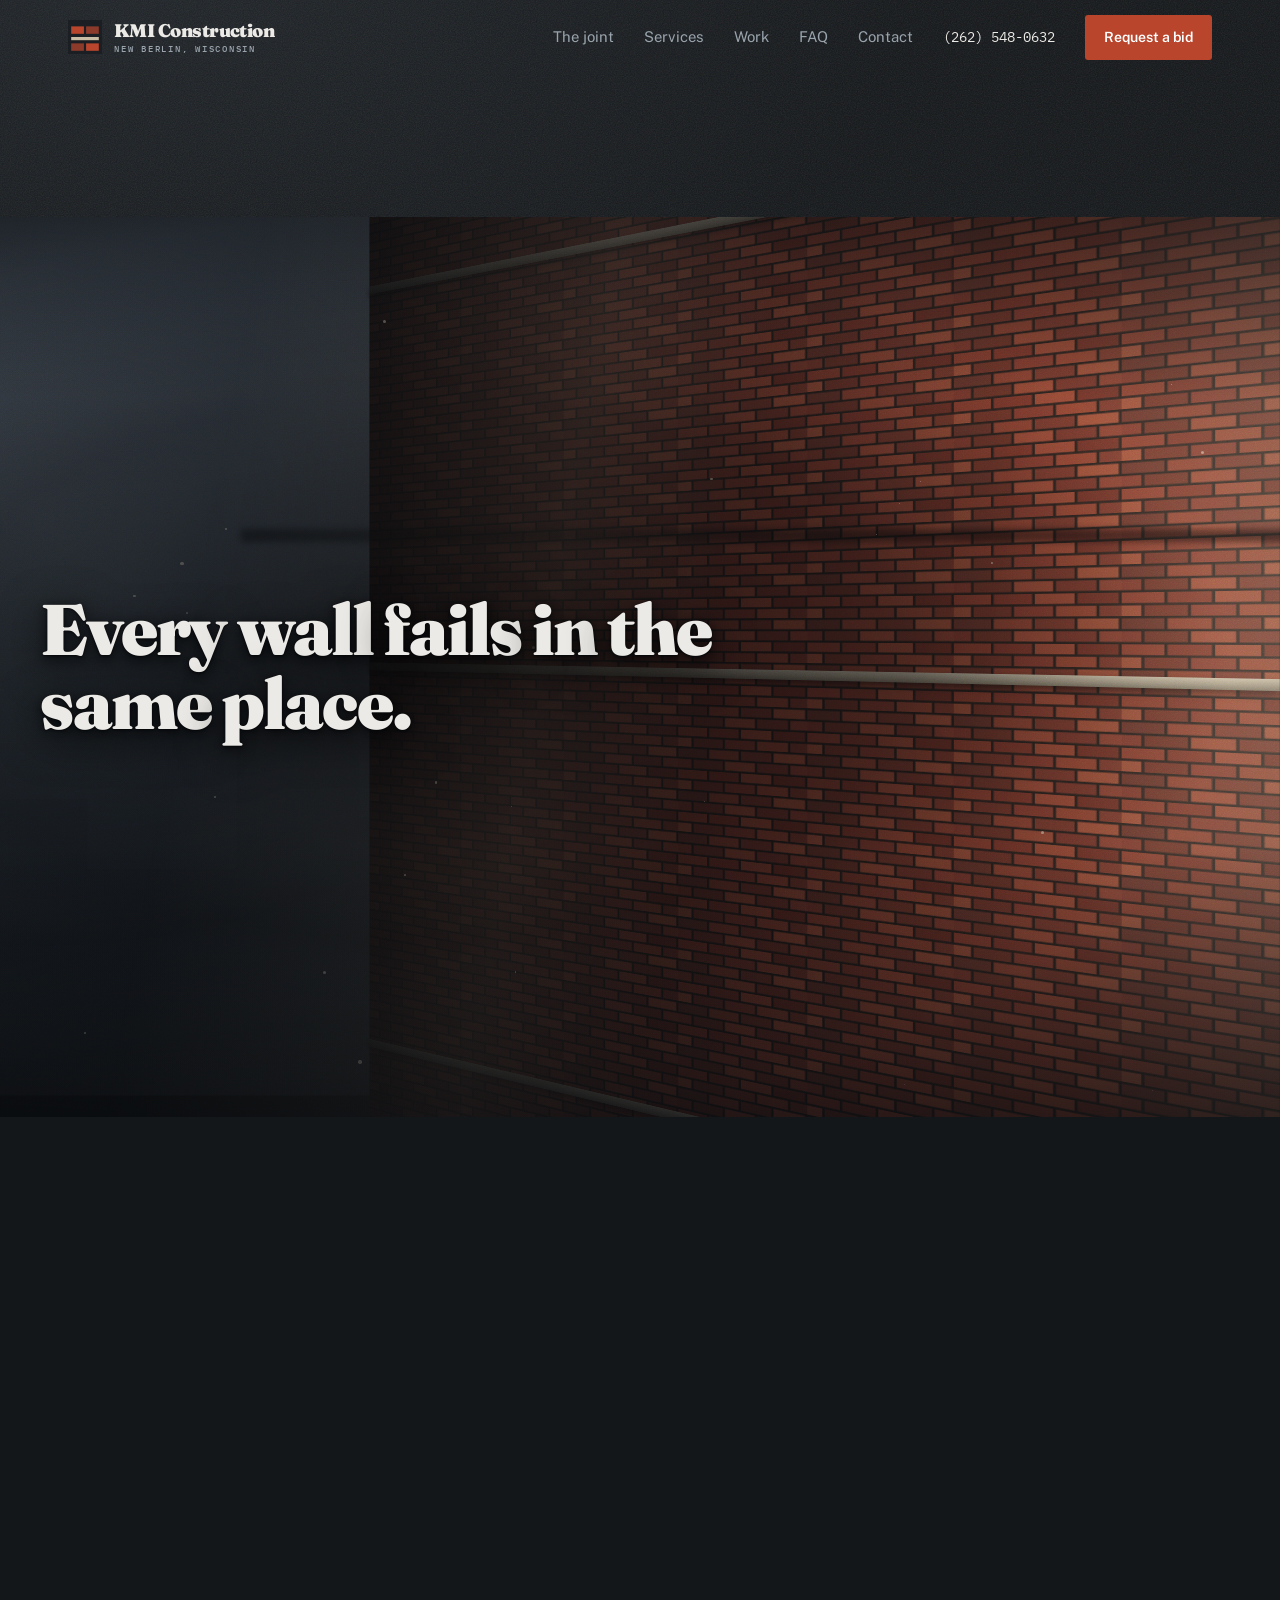
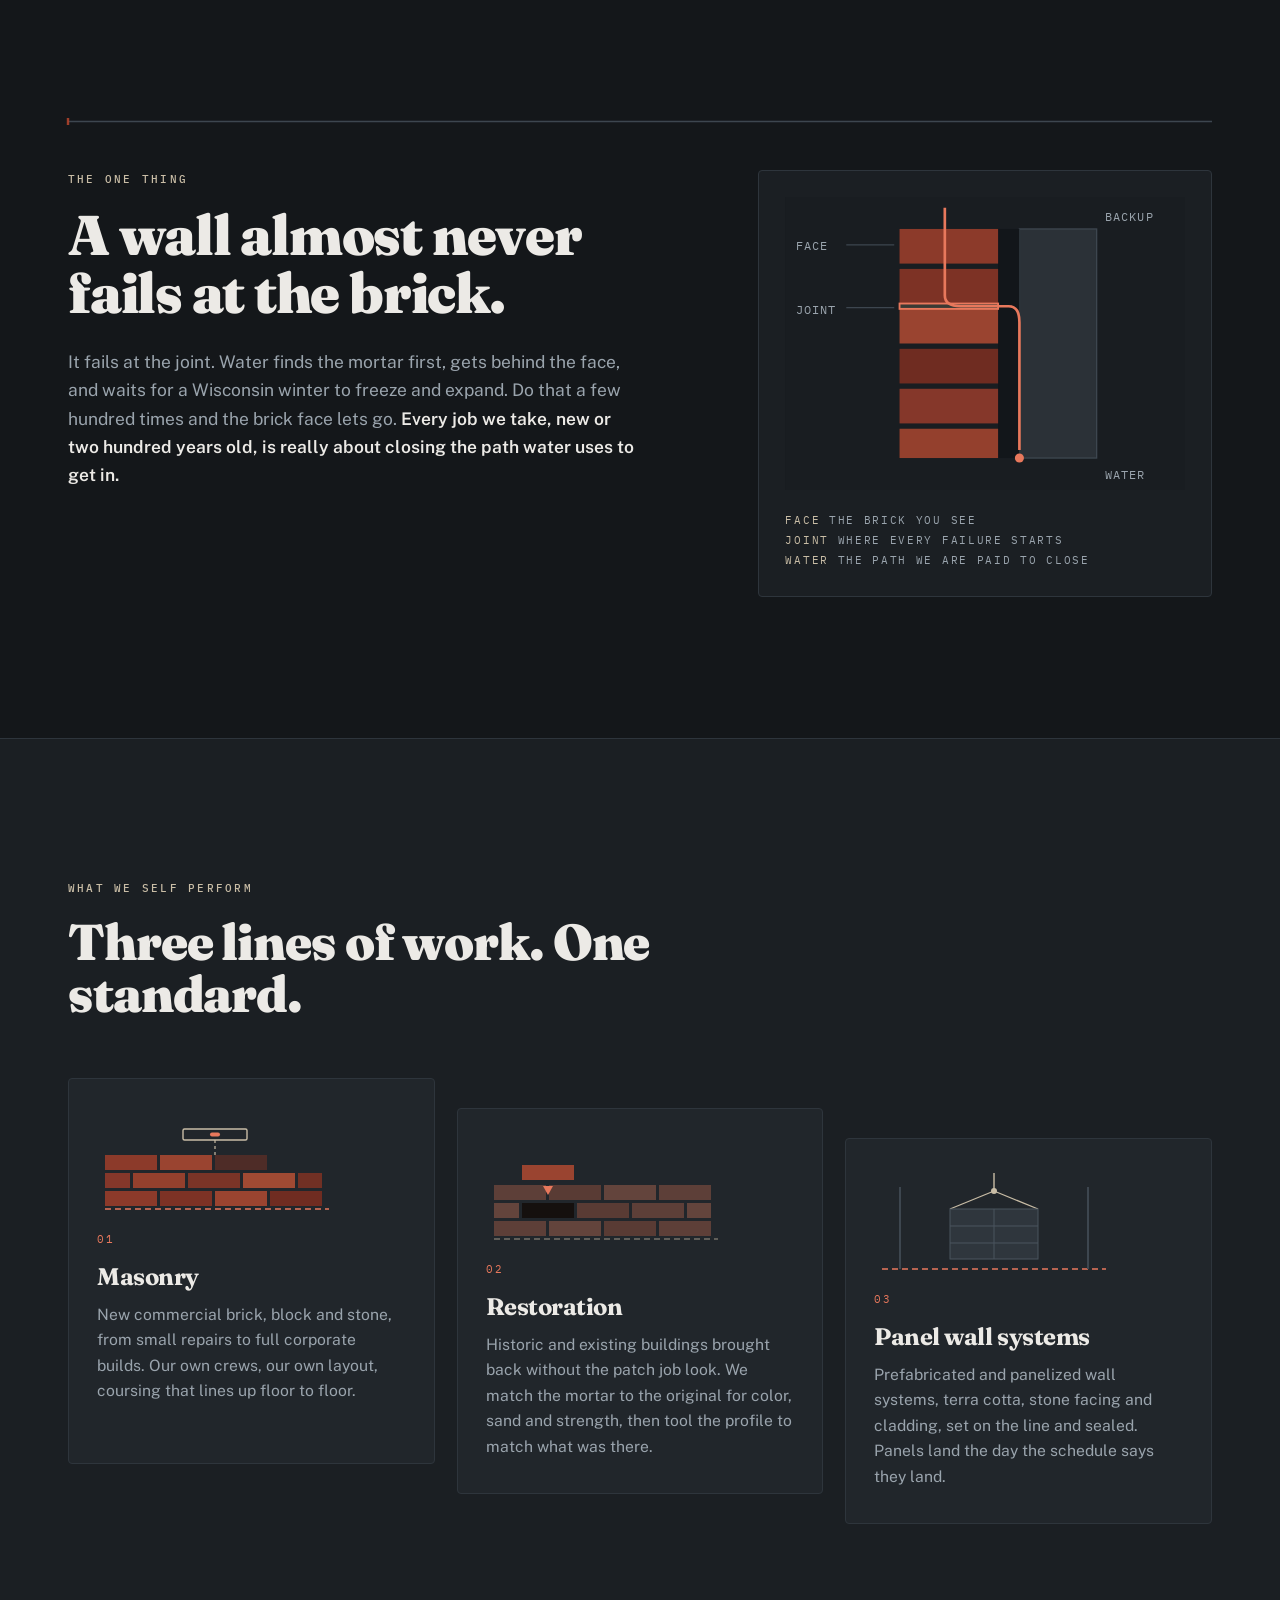
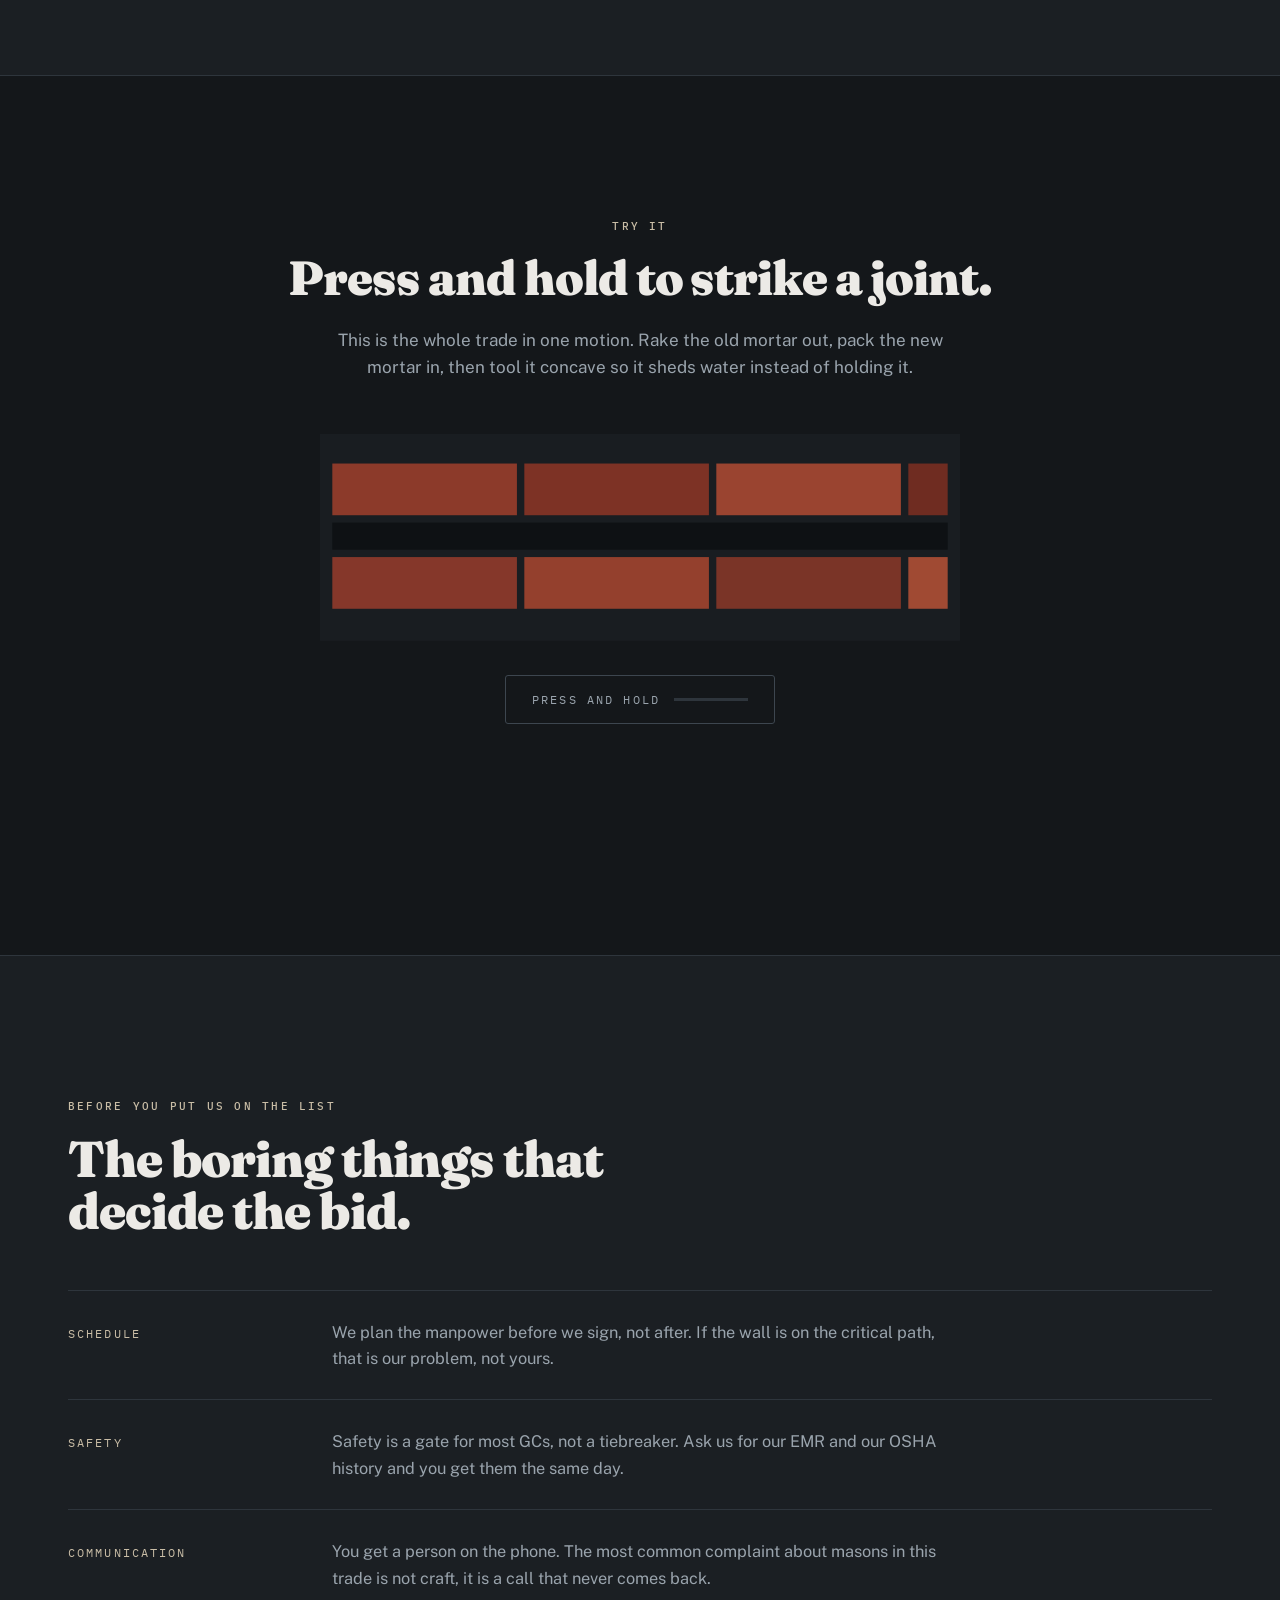
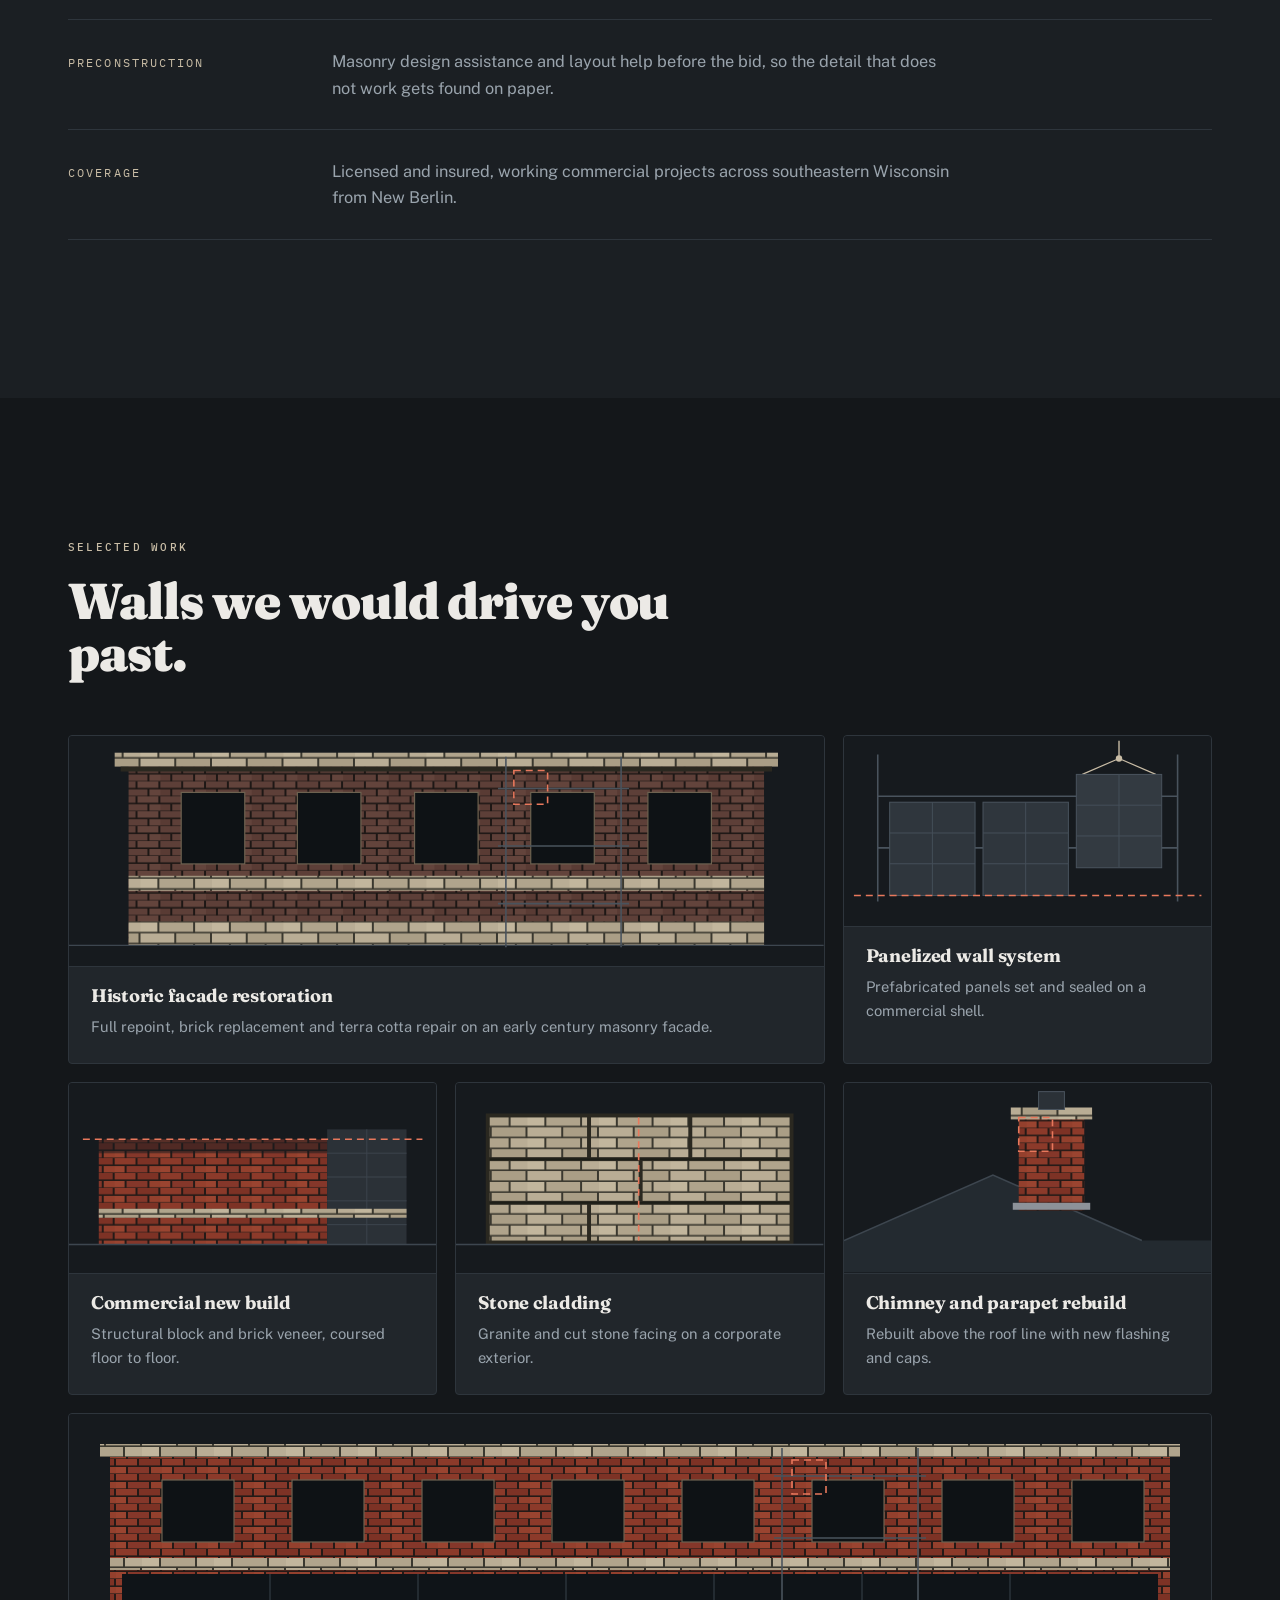
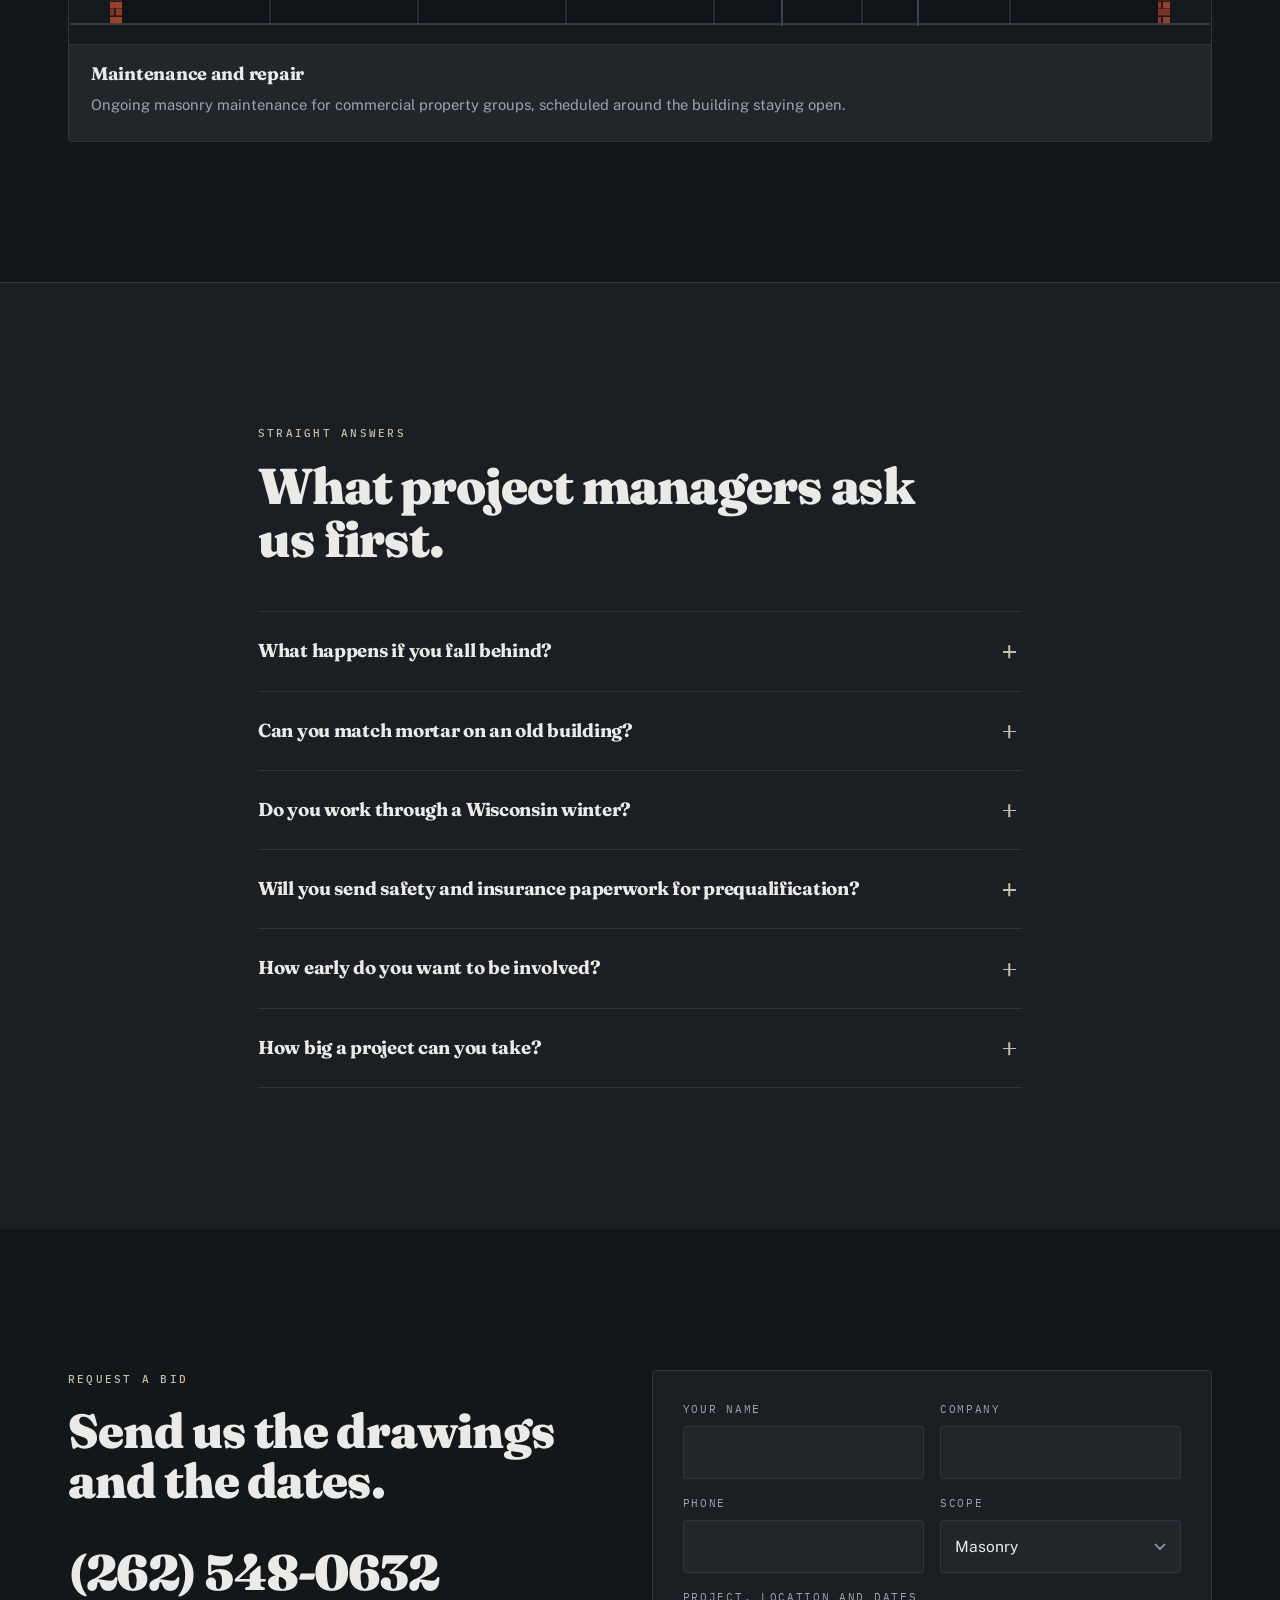
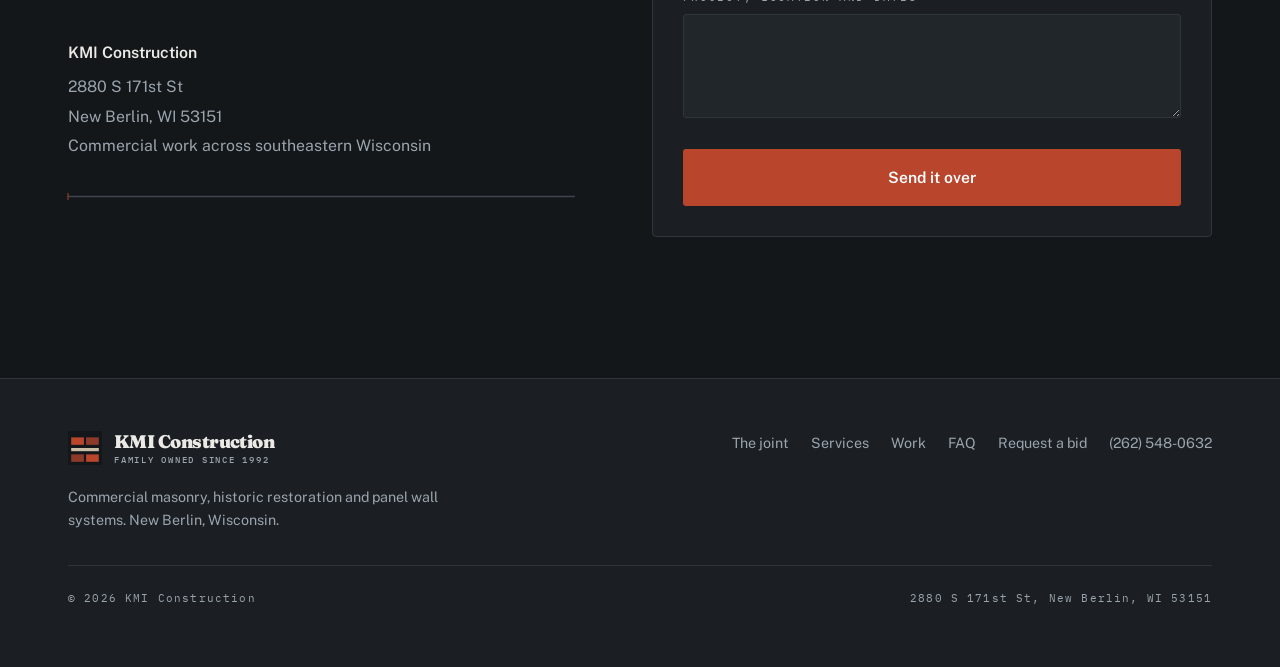
<file: index.html>
<!DOCTYPE html>
<html lang="en">
<head>
<meta charset="utf-8">
<meta name="viewport" content="width=device-width, initial-scale=1">
<title>KMI Construction | Commercial Masonry, Restoration &amp; Panel Wall Systems | New Berlin, WI</title>
<meta name="description" content="Family owned commercial masonry contractor in New Berlin, Wisconsin since 1992. Brick, block and stone, historic restoration and panelized wall systems across southeastern Wisconsin. Call (262) 548-0632.">
<meta name="theme-color" content="#14171a">
<meta property="og:title" content="KMI Construction | Commercial Masonry &amp; Restoration">
<meta property="og:description" content="Commercial masonry, historic restoration and panel wall systems, built so water never finds a way in. New Berlin, Wisconsin.">
<meta property="og:type" content="website">
<!-- DEPLOY STEP: patch og:url and og:image with the live absolute URL before zipping -->
<meta property="og:url" content="https://example.com/">
<meta property="og:image" content="https://example.com/assets/og.jpg">
<link rel="icon" href="data:image/svg+xml,%3Csvg xmlns='http://www.w3.org/2000/svg' viewBox='0 0 32 32'%3E%3Crect width='32' height='32' fill='%2314171a'/%3E%3Crect x='3' y='6' width='12' height='7' fill='%23b8452c'/%3E%3Crect x='17' y='6' width='12' height='7' fill='%238c3a2a'/%3E%3Crect x='3' y='16' width='26' height='3' fill='%23c9bda6'/%3E%3Crect x='3' y='22' width='12' height='7' fill='%238c3a2a'/%3E%3Crect x='17' y='22' width='12' height='7' fill='%23b8452c'/%3E%3C/svg%3E">
<link rel="preconnect" href="https://fonts.googleapis.com">
<link rel="preconnect" href="https://fonts.gstatic.com" crossorigin>
<!-- fonts load without blocking render or the page script: a slow or blocked
     font host must never freeze the site, it just falls back to the stack -->
<link rel="preload" as="style" href="https://fonts.googleapis.com/css2?family=Fraunces:opsz,wght@9..144,700;9..144,900&family=IBM+Plex+Mono:wght@500&family=Public+Sans:wght@400;600&display=swap">
<link rel="stylesheet" media="print" onload="this.media='all'" href="https://fonts.googleapis.com/css2?family=Fraunces:opsz,wght@9..144,700;9..144,900&family=IBM+Plex+Mono:wght@500&family=Public+Sans:wght@400;600&display=swap">
<noscript><link rel="stylesheet" href="https://fonts.googleapis.com/css2?family=Fraunces:opsz,wght@9..144,700;9..144,900&family=IBM+Plex+Mono:wght@500&family=Public+Sans:wght@400;600&display=swap"></noscript>
<style>
/* ============================================================
   KMI Construction
   Tokens sampled from masonry's own materials: fired clay,
   charcoal mortar, limestone. See DESIGN-PACKAGE.md.
   ============================================================ */
:root{
  --canvas:#14171a;
  --canvas-2:#1b1f23;
  --panel:#21262b;
  --panel-2:#272d33;
  --line:#2e353c;
  --line-str:#3d464f;
  --accent:#b8452c;
  --accent-hover:#d4573a;
  --brick-lt:#e8785c;
  --accent-muted:rgba(184,69,44,.18);
  --stone:#c9bda6;
  --text-secondary:#9aa4ad;
  --text-primary:#eceae6;

  --display:"Fraunces",Georgia,"Times New Roman",serif;
  --body:"Public Sans",-apple-system,BlinkMacSystemFont,"Segoe UI","Liberation Sans",Arial,sans-serif;
  --mono:"IBM Plex Mono",ui-monospace,SFMono-Regular,Menlo,Consolas,monospace;

  --ease:cubic-bezier(.22,.61,.36,1);
  --ease-out:cubic-bezier(.16,1,.3,1);
  --tshadow:0 1px 2px rgba(5,7,9,.95),0 3px 12px rgba(5,7,9,.78),0 10px 44px rgba(5,7,9,.8);
  --wrap:1200px;

  /* the running bond tile: 4 courses, 18 bricks, varied fired clay */
  --brick:url("data:image/svg+xml,%3Csvg xmlns='http://www.w3.org/2000/svg' width='480' height='176'%3E%3Crect width='480' height='176' fill='%23241a17'/%3E%3Crect x='0' y='0' width='112' height='36' fill='%238c3a2a'/%3E%3Crect x='120' y='0' width='112' height='36' fill='%237d3225'/%3E%3Crect x='240' y='0' width='112' height='36' fill='%239a4430'/%3E%3Crect x='360' y='0' width='112' height='36' fill='%236f2c21'/%3E%3Crect x='-60' y='44' width='112' height='36' fill='%23a34c35'/%3E%3Crect x='60' y='44' width='112' height='36' fill='%23713024'/%3E%3Crect x='180' y='44' width='112' height='36' fill='%2385372a'/%3E%3Crect x='300' y='44' width='112' height='36' fill='%2394402d'/%3E%3Crect x='420' y='44' width='112' height='36' fill='%237a3427'/%3E%3Crect x='0' y='88' width='112' height='36' fill='%23683026'/%3E%3Crect x='120' y='88' width='112' height='36' fill='%238e3d2c'/%3E%3Crect x='240' y='88' width='112' height='36' fill='%23763327'/%3E%3Crect x='360' y='88' width='112' height='36' fill='%23a04a33'/%3E%3Crect x='-60' y='132' width='112' height='36' fill='%23823629'/%3E%3Crect x='60' y='132' width='112' height='36' fill='%236c2f23'/%3E%3Crect x='180' y='132' width='112' height='36' fill='%239b4531'/%3E%3Crect x='300' y='132' width='112' height='36' fill='%23743126'/%3E%3Crect x='420' y='132' width='112' height='36' fill='%238a3b2c'/%3E%3C/svg%3E");
}

*{box-sizing:border-box}
html,body{overflow-x:hidden;overflow-x:clip}
html{-webkit-text-size-adjust:100%;scroll-behavior:smooth}
body{
  margin:0;background:var(--canvas);color:var(--text-primary);
  font-family:var(--body);font-size:17px;line-height:1.62;
  -webkit-font-smoothing:antialiased;text-rendering:optimizeLegibility;
}
img,svg{display:block;max-width:100%}
a{color:inherit;text-decoration:none}
p{margin:0}
h1,h2,h3{margin:0;font-family:var(--display);font-weight:900;line-height:1.04;letter-spacing:-.022em}
button,input,select,textarea{font:inherit;color:inherit}

:focus-visible{outline:2px solid var(--brick-lt);outline-offset:3px;border-radius:2px}

.skip{position:absolute;left:-9999px;top:0;z-index:200;background:var(--accent);color:#fff;
  padding:12px 20px;font-weight:600;border-radius:0 0 8px 0}
.skip:focus{left:0}

.wrap{width:100%;max-width:var(--wrap);margin:0 auto;padding:0 28px}
.kicker{font-family:var(--mono);font-size:.7rem;font-weight:500;letter-spacing:.2em;
  text-transform:uppercase;color:var(--stone);margin:0 0 18px}
.lede{color:var(--text-secondary);font-size:1.07rem;max-width:62ch}

/* ---------- the environment layer (one place, not stacked sections) ---------- */
.env{position:fixed;inset:0;z-index:0;pointer-events:none;overflow:hidden}
.env::before{content:"";position:absolute;inset:-20%;
  background:radial-gradient(ellipse 70% 55% at 22% 12%,rgba(122,142,158,.11),transparent 62%),
             radial-gradient(ellipse 60% 50% at 84% 78%,rgba(184,69,44,.075),transparent 64%);
  animation:drift 90s var(--ease) -22s infinite alternate}
@keyframes drift{from{transform:translate3d(-2.5%,-1.5%,0) scale(1)}to{transform:translate3d(2.5%,2%,0) scale(1.09)}}
.env::after{content:"";position:absolute;inset:0;opacity:.32;
  background-image:url("data:image/svg+xml,%3Csvg xmlns='http://www.w3.org/2000/svg' width='140' height='140'%3E%3Cfilter id='n'%3E%3CfeTurbulence type='fractalNoise' baseFrequency='.85' numOctaves='3'/%3E%3C/filter%3E%3Crect width='140' height='140' filter='url(%23n)' opacity='.36'/%3E%3C/svg%3E")}
.page{position:relative;z-index:1}

/* ---------- signature: the mortar line ---------- */
.joint-rule{display:block;width:100%;height:9px;overflow:visible}
.joint-rule line{stroke:var(--line-str);stroke-width:1.5;
  stroke-dasharray:1400;stroke-dashoffset:1400;
  transition:stroke-dashoffset 1.5s var(--ease-out)}
.joint-rule .tick{stroke:var(--accent);stroke-width:3;opacity:0;
  transition:opacity .6s var(--ease) .55s}
.in .joint-rule line{stroke-dashoffset:0}
.in .joint-rule .tick{opacity:.85}

/* ---------- header ---------- */
.hdr{position:sticky;top:0;z-index:70;transition:background .45s var(--ease),border-color .45s var(--ease),backdrop-filter .45s var(--ease);
  border-bottom:1px solid transparent}
.hdr.solid{background:rgba(20,23,26,.86);backdrop-filter:blur(14px) saturate(1.2);border-bottom-color:var(--line)}
.hdr .wrap{display:flex;align-items:center;gap:30px;padding-top:15px;padding-bottom:15px}
.brand{display:flex;align-items:center;gap:12px;flex:none}
.mark{width:34px;height:34px;flex:none}
.mark rect{transition:transform .55s var(--ease-out)}
.brand:hover .mark .b1{transform:translateX(2.5px)}
.brand:hover .mark .b2{transform:translateX(-2.5px)}
.brand .nm{font-family:var(--display);font-weight:900;font-size:1.14rem;letter-spacing:-.03em;line-height:1.05}
.brand .nm small{display:block;font-family:var(--mono);font-weight:500;font-size:.55rem;
  letter-spacing:.2em;text-transform:uppercase;color:var(--text-secondary);margin-top:4px}
.nav{margin-left:auto;display:flex;gap:30px;font-size:.93rem;color:var(--text-secondary)}
.nav a{position:relative;padding:4px 0;transition:color .3s var(--ease)}
.nav a::after{content:"";position:absolute;left:0;right:100%;bottom:0;height:1.5px;
  background:var(--accent);transition:right .4s var(--ease-out)}
.nav a:hover{color:var(--text-primary)}
.nav a:hover::after{right:0}
.hdr .tel{font-family:var(--mono);font-size:.86rem;color:var(--text-primary);white-space:nowrap}
.hdr .btn{padding:10px 18px;font-size:.88rem}

/* ---------- buttons ---------- */
.btn{display:inline-flex;align-items:center;justify-content:center;gap:9px;
  padding:15px 27px;font-family:var(--body);font-weight:600;font-size:.98rem;
  border:1.5px solid transparent;cursor:pointer;border-radius:3px;
  transition:background .3s var(--ease),border-color .3s var(--ease),color .3s var(--ease),transform .3s var(--ease-out);
  text-shadow:none}
.btn-p{background:var(--accent);color:#fff}
.btn-p:hover{background:var(--accent-hover);transform:translateY(-2px)}
.btn-o{background:transparent;color:var(--text-primary);border-color:var(--line-str)}
.btn-o:hover{border-color:var(--stone);color:#fff;transform:translateY(-2px)}
@media (pointer:coarse){.btn{min-height:44px}}

/* ============================================================
   HERO: the descent
   ============================================================ */
.hero{position:relative;height:700vh}
.stage{position:sticky;top:0;height:100vh;overflow:hidden;background:#0f1214;
  perspective:1000px;perspective-origin:24% 46%;
  --p:0;
  --pz:clamp(0,(var(--p) - .66)*2.95,1);
  --pj:clamp(0,(var(--p) - .78)*7.15,1)}
/* the camera pushes in, then hands the frame to the close-up at rest.
   Nothing here may name opacity or filter: either one flattens preserve-3d
   and the facade collapses back into a flat brick texture. */
.camera{position:absolute;inset:0;transform-style:preserve-3d;
  transform:scale(calc(1 + var(--pz)*.85));transform-origin:64% 60%;
  will-change:transform}
/* the wide shot receding at the end, done with an overlay so the 3D survives */
.dim{position:absolute;inset:0;pointer-events:none;background:#0d1013;
  opacity:calc(var(--pj)*.82)}
/* grain over the facade so the brick reads as material, not vector */
.grain{position:absolute;inset:0;pointer-events:none;opacity:.5;mix-blend-mode:overlay;
  background-image:url("data:image/svg+xml,%3Csvg xmlns='http://www.w3.org/2000/svg' width='160' height='160'%3E%3Cfilter id='g'%3E%3CfeTurbulence type='fractalNoise' baseFrequency='.9' numOctaves='4'/%3E%3C/filter%3E%3Crect width='160' height='160' filter='url(%23g)' opacity='.5'/%3E%3C/svg%3E")}

/* The backdrop needs real depth. Inside a preserve-3d camera, paint order is
   3D position, not DOM order, so a sky left at z:0 sits in FRONT of the
   receding wall and hides it entirely. Push each layer back and scale to
   compensate: scale = (perspective + depth) / perspective. */
.sky{position:absolute;inset:0;transform:translateZ(-1400px) scale(2.4);
  background:linear-gradient(172deg,#414a55 0%,#353d46 20%,#262d34 50%,#181c20 100%)}

/* the city, far below and behind, on the open side of the frame */
.skyline{position:absolute;left:-10%;right:64%;bottom:-4vh;height:52vh;opacity:.5;
  background:url("data:image/svg+xml,%3Csvg xmlns='http://www.w3.org/2000/svg' width='600' height='200'%3E%3Cpath d='M0 200 L0 124 L40 124 L40 98 L88 98 L88 134 L140 134 L140 76 L188 76 L188 112 L236 112 L236 142 L300 142 L300 86 L352 86 L352 120 L404 120 L404 64 L452 64 L452 128 L520 128 L520 100 L570 100 L570 136 L600 136 L600 200 Z' fill='%231e242a'/%3E%3C/svg%3E") repeat-x bottom/auto 100%;
  transform:translate3d(0,calc(var(--p) * -10vh),0) translateZ(-1000px) scale(2);
  will-change:transform}
.haze{position:absolute;left:-10%;right:-10%;top:-10%;height:160vh;
  background:radial-gradient(ellipse 56% 44% at 20% 34%,rgba(184,200,214,.22),transparent 68%);
  transform:translate3d(0,calc(var(--p) * -22vh),0) translateZ(-700px) scale(1.7);
  will-change:transform}

/* the facade: a real plane, hinged at its near edge and receding in 3D.
   This is what makes it read as a building instead of a brick texture. */
/* Near edge hinged at the right of frame, running away to a corner on the
   left, so the caption lane sits over the dark receding end and the sky. */
.wall{position:absolute;top:-90vh;right:0;width:80%;height:580vh;
  transform-origin:right center;backface-visibility:hidden;
  transform:translate3d(0,calc(var(--p) * -208vh),0) rotateY(-31deg);
  will-change:transform}
.wall .face{position:absolute;inset:0;background-image:var(--brick);
  background-repeat:repeat;background-size:150px 55px}
.wall .bands{position:absolute;inset:0}
.wall .bands i{position:absolute;left:0;right:0;height:12px;display:block;
  background:linear-gradient(180deg,#d2c6ad 0%,#ab9f88 52%,#7d7462 100%);
  box-shadow:0 4px 9px rgba(0,0,0,.6)}
/* the raking light: bright on the near end, dying off as the wall runs away */
.wall .shade{position:absolute;inset:0;
  background:linear-gradient(270deg,rgba(255,238,210,.24) 0%,rgba(255,234,202,.07) 16%,
    rgba(12,14,18,.32) 46%,rgba(9,11,14,.68) 74%,rgba(7,9,12,.88) 100%)}

/* scaffold shadows sweeping past, nearer the lens so they run faster */
.scaff{position:absolute;left:-10%;right:-10%;top:0;height:420vh;
  transform:translate3d(0,calc(var(--p) * -330vh),0);will-change:transform}
.scaff i{position:absolute;left:24%;right:0;height:13px;display:block;
  background:rgba(6,8,10,.46);filter:blur(3px)}

/* the raking light sweep */
.rake{position:absolute;left:-30%;right:-30%;top:-40vh;height:230vh;pointer-events:none;
  background:linear-gradient(100deg,transparent 30%,rgba(255,231,196,.15) 45%,rgba(255,231,196,.04) 52%,transparent 64%);
  transform:translate3d(0,calc(var(--p) * -150vh),0);will-change:transform;
  opacity:calc(1 - var(--pz)*.6)}

/* dust */
.dust{position:absolute;inset:0;pointer-events:none;opacity:calc(.85 - var(--pz)*.45)}
.dust b{position:absolute;display:block;border-radius:50%;background:rgba(255,240,220,.62);
  animation:mote linear infinite}
@keyframes mote{
  0%{transform:translate3d(0,0,0);opacity:0}
  12%{opacity:.85}
  88%{opacity:.7}
  100%{transform:translate3d(26px,-190px,0);opacity:0}}

/* the ending: one tooled joint, at rest. Sits OUTSIDE the camera so the
   push-in never magnifies it, which is what makes the focus rack read. */
.joint-end{position:absolute;inset:0;pointer-events:none;overflow:hidden;
  opacity:var(--pj);transform:scale(calc(1.09 - var(--pj)*.09));
  will-change:transform,opacity}
.joint-end .course{position:absolute;left:-6%;right:-6%;
  /* course shading over the bond, so brick at arm's length reads as fired
     clay with a lit top arris and a shadowed bed, not as flat tiles */
  background-image:
    repeating-linear-gradient(180deg,rgba(255,236,208,.075) 0 3px,rgba(0,0,0,0) 3px 88px,rgba(0,0,0,.3) 92px 105px),
    var(--brick);
  background-size:auto,1150px 420px}
.joint-end .course.up{top:-6vh;height:68vh;box-shadow:inset 0 -34px 52px rgba(0,0,0,.55)}
.joint-end .course.dn{top:72vh;height:38vh;box-shadow:inset 0 34px 46px rgba(0,0,0,.5)}
/* matte lime mortar, struck concave. Nothing here should look polished. */
.joint-end .mortar{position:absolute;left:-6%;right:-6%;top:62vh;height:10vh;
  background:linear-gradient(180deg,#191a16 0%,#2e2f28 15%,#43443b 44%,#3b3c34 64%,#26271f 87%,#141510 100%);
  box-shadow:inset 0 7px 16px rgba(0,0,0,.72),inset 0 -6px 13px rgba(0,0,0,.58)}
.joint-end .glint{position:absolute;left:-6%;right:-6%;top:63.2vh;height:1.1vh;
  background:linear-gradient(180deg,rgba(255,240,214,.17),transparent)}
.joint-end .tex{position:absolute;inset:0;pointer-events:none;opacity:.42;mix-blend-mode:overlay;
  background-image:url("data:image/svg+xml,%3Csvg xmlns='http://www.w3.org/2000/svg' width='180' height='180'%3E%3Cfilter id='t'%3E%3CfeTurbulence type='fractalNoise' baseFrequency='.72' numOctaves='4'/%3E%3C/filter%3E%3Crect width='180' height='180' filter='url(%23t)' opacity='.55'/%3E%3C/svg%3E")}

/* legibility layer 1: the global base scrim */
.scrim{position:absolute;inset:0;pointer-events:none;
  background:radial-gradient(ellipse 122% 92% at 50% 45%,rgba(9,11,14,0) 33%,rgba(9,11,14,.6) 100%)}
.scrim-2{position:absolute;inset:0;pointer-events:none;
  background:linear-gradient(180deg,rgba(9,11,14,.5) 0%,transparent 20%,transparent 70%,rgba(9,11,14,.66) 100%)}

/* ---------- caption bands ---------- */
.bands-layer{position:absolute;inset:0;display:grid;place-items:center;pointer-events:none}
.band{position:absolute;left:0;right:0;top:0;bottom:0;display:grid;align-content:center;
  padding:0 28px;opacity:0;text-shadow:var(--tshadow);--k:0}
.band::before{content:"";position:absolute;inset:-5%;pointer-events:none;
  opacity:calc(.25 + .75*var(--k));
  background:radial-gradient(ellipse 76% 60% at 34% 50%,rgba(5,6,9,.68) 0%,rgba(5,6,9,.46) 46%,rgba(5,6,9,0) 76%)}
.band .inner{position:relative;width:100%;max-width:var(--wrap);margin:0 auto}
.band .line{font-family:var(--display);font-weight:900;font-size:clamp(2.2rem,5.6vw,4.6rem);
  line-height:1.02;letter-spacing:-.03em;max-width:17ch;margin:0}
.band .line .w{display:inline-block;white-space:pre}
.band .line .c{display:inline-block}
.band .btn{pointer-events:auto}
.sr{position:absolute;width:1px;height:1px;padding:0;margin:-1px;overflow:hidden;
  clip:rect(0 0 0 0);clip-path:inset(50%);white-space:nowrap;border:0}

/* entrance (f): drift-down, the words fall as the camera falls */
.fx-drift .w{--kc:clamp(0,(var(--k) - var(--th,0))*2.8,1);opacity:var(--kc);
  transform:translate3d(0,calc((1 - var(--kc))*-30px),0)}
/* entrance (d): word-punch with overshoot */
.fx-punch .w{--kc:clamp(0,(var(--k) - var(--th,0))*3,1);
  --ks:clamp(0,(var(--k) - var(--th,0) - var(--sd,.1))*var(--ss,3.2),1);
  opacity:var(--kc);
  transform:scale(calc(0.62 + (0.38 + var(--ov,.12))*var(--kc) - var(--ov,.12)*var(--ks)))}
.fx-punch .w.em{--ov:.26;--sd:.16;--ss:2.6;color:var(--brick-lt)}
/* entrance (a): scatter, characters break apart like a spalled face */
.fx-scatter .c{--kc:clamp(0,(var(--k) - var(--th,0))*2.6,1);opacity:var(--kc);
  transform:translate3d(calc((1 - var(--kc))*var(--jx,0px)),calc((1 - var(--kc))*var(--jy,0px)),0)
            rotate(calc((1 - var(--kc))*var(--jr,0deg)))}
/* entrance (c): blur-to-sharp, echoing the focus rack */
.fx-blur .line{position:relative}
.fx-blur .soft{position:absolute;inset:0;filter:blur(11px);opacity:calc(1 - var(--k));
  color:var(--text-primary)}
.fx-blur .sharp{opacity:var(--k)}
/* entrance (e): word-by-word rise into a staged settle */
.fx-settle .w{--kc:clamp(0,(var(--k) - var(--th,0))*2.9,1);opacity:var(--kc);
  transform:translate3d(0,calc((1 - var(--kc))*34px),0)}
.fx-settle .sub{--ks:clamp(0,(var(--k) - .60)*4,1);opacity:var(--ks);
  transform:translate3d(0,calc((1 - var(--ks))*20px),0)}
.fx-settle .row{--kb:clamp(0,(var(--k) - .74)*5,1);opacity:var(--kb);
  transform:translate3d(0,calc((1 - var(--kb))*20px),0)}
.band .sub{color:var(--text-secondary);font-size:1.05rem;max-width:46ch;margin:22px 0 0}
.band .row{display:flex;gap:13px;margin-top:32px;flex-wrap:wrap}
.band .eyebrow{font-family:var(--mono);font-size:.72rem;letter-spacing:.2em;text-transform:uppercase;
  color:var(--stone);margin:0 0 16px;opacity:clamp(0,(var(--k) - .10)*3,1)}

/* the scroll cue */
.cue{position:absolute;left:50%;bottom:30px;transform:translateX(-50%);z-index:5;
  font-family:var(--mono);font-size:.64rem;letter-spacing:.22em;text-transform:uppercase;
  color:var(--text-secondary);display:flex;flex-direction:column;align-items:center;gap:9px;
  transition:opacity .5s var(--ease);text-shadow:var(--tshadow)}
.cue i{display:block;width:1px;height:34px;background:linear-gradient(180deg,var(--stone),transparent);
  animation:cuedrop 2.6s var(--ease) -.4s infinite}
@keyframes cuedrop{0%{transform:scaleY(0);transform-origin:top}
  45%{transform:scaleY(1);transform-origin:top}
  46%{transform:scaleY(1);transform-origin:bottom}
  100%{transform:scaleY(0);transform-origin:bottom}}
.stage.moved .cue{opacity:0}

/* ---------- the static hero (phones, reduced motion) ---------- */
.static-hero{display:none;position:relative;min-height:92vh;align-items:center;overflow:hidden;
  background:#0f1214;padding:96px 0 72px}
.static-hero .bgwall{position:absolute;inset:0;background-image:var(--brick);background-size:320px 118px;
  filter:brightness(.5)}
.static-hero .bgwall::after{content:"";position:absolute;inset:0;
  background:linear-gradient(178deg,rgba(12,15,17,.72) 0%,rgba(12,15,17,.9) 62%,#14171a 100%)}
/* the stone course sits above the headline, never behind it */
.static-hero .stone-band{position:absolute;left:0;right:0;top:13%;height:20px;
  background:linear-gradient(180deg,#d8cdb4,#9d917a);opacity:.38}
.static-hero .wrap{position:relative;z-index:2}
.static-hero h1{font-size:clamp(2.4rem,9vw,4rem);max-width:14ch;margin:0;text-shadow:var(--tshadow)}
.static-hero .sub{color:var(--text-secondary);max-width:44ch;margin:22px 0 0;text-shadow:var(--tshadow)}
.static-hero .row{display:flex;gap:12px;margin-top:34px;flex-wrap:wrap}

/* ============================================================
   SECTIONS
   ============================================================ */
section{position:relative;padding:clamp(84px,11vw,148px) 0}
.sec-head{max-width:70ch}
.sec-head h2{font-size:clamp(1.9rem,4.4vw,3.15rem);max-width:19ch}
.sec-head .lede{margin-top:22px}

/* entrances */
.rev{opacity:0;transform:translate3d(0,26px,0);
  transition:opacity .85s var(--ease-out),transform .85s var(--ease-out)}
.in .rev{opacity:1;transform:none}
.in .rev:nth-child(1){transition-delay:.03s}
.in .rev:nth-child(2){transition-delay:.12s}
.in .rev:nth-child(3){transition-delay:.21s}
.in .rev:nth-child(4){transition-delay:.30s}
.in .rev:nth-child(5){transition-delay:.39s}
.in .rev:nth-child(6){transition-delay:.48s}
/* retire the stagger so later hovers do not inherit the delay.
   Specificity must match the nth-child rules above. */
.in.done-stagger .rev:nth-child(1),.in.done-stagger .rev:nth-child(2),
.in.done-stagger .rev:nth-child(3),.in.done-stagger .rev:nth-child(4),
.in.done-stagger .rev:nth-child(5),.in.done-stagger .rev:nth-child(6){transition-delay:0s !important}

/* --- 1. premise: asymmetric, statement + drawn wall section --- */
.premise{background:var(--canvas)}
.premise .grid{display:grid;grid-template-columns:1.15fr .85fr;gap:clamp(38px,6vw,86px);align-items:start}
.premise h2{font-size:clamp(2rem,4.9vw,3.5rem);max-width:15ch}
.premise .body{margin-top:26px;color:var(--text-secondary);font-size:1.09rem;max-width:52ch}
.premise .body b{color:var(--text-primary);font-weight:600}
.section-fig{background:var(--canvas-2);border:1px solid var(--line);border-radius:4px;padding:26px}
.section-fig figcaption{font-family:var(--mono);font-size:.66rem;letter-spacing:.16em;
  text-transform:uppercase;color:var(--text-secondary);margin-top:20px;line-height:1.9}
.section-fig figcaption span{color:var(--stone)}
.wallsec .lbl{font-family:var(--mono);font-size:9px;letter-spacing:.1em;fill:#9aa4ad}
.wallsec .water{stroke:var(--brick-lt);stroke-width:2;fill:none;stroke-dasharray:260;
  stroke-dashoffset:260;transition:stroke-dashoffset 1.9s var(--ease-out) .4s}
.in .wallsec .water{stroke-dashoffset:0}
.wallsec .drop{opacity:0;transition:opacity .5s var(--ease) 1.6s}
.in .wallsec .drop{opacity:1;animation:seep 4.5s var(--ease) -1s infinite}
@keyframes seep{0%,100%{transform:translateY(0);opacity:.35}50%{transform:translateY(7px);opacity:1}}

/* --- 2. services: offset like running bond --- */
.services{background:var(--canvas-2);border-top:1px solid var(--line);border-bottom:1px solid var(--line)}
.bond{display:grid;grid-template-columns:repeat(3,1fr);gap:22px;margin-top:58px;
  padding-bottom:70px}
.bond .card{position:relative;background:var(--panel);border:1px solid var(--line);border-radius:4px;
  padding:30px 28px 34px;overflow:hidden;
  transition:border-color .45s var(--ease),transform .45s var(--ease-out)}
.bond .card:nth-child(2){transform:translateY(30px)}
.bond .card:nth-child(3){transform:translateY(60px)}
.bond .card:hover{border-color:var(--line-str)}
.bond .card:nth-child(1):hover{transform:translateY(-6px)}
.bond .card:nth-child(2):hover{transform:translateY(24px)}
.bond .card:nth-child(3):hover{transform:translateY(54px)}
.bond .card::after{content:"";position:absolute;left:0;right:0;top:0;height:2px;
  background:var(--accent);transform:scaleX(0);transform-origin:left;
  transition:transform .6s var(--ease-out)}
.bond .card:hover::after{transform:scaleX(1)}
.bond .num{font-family:var(--mono);font-size:.68rem;letter-spacing:.18em;color:var(--brick-lt)}
.bond h3{font-family:var(--display);font-weight:700;font-size:1.5rem;margin:16px 0 12px;letter-spacing:-.02em}
.bond p{color:var(--text-secondary);font-size:.98rem}
.bond .art{margin:0 0 4px;height:118px}
.bond .art *{transition:transform .7s var(--ease-out),opacity .7s var(--ease)}
.bond .card:hover .art .mv{transform:translateY(-6px)}

/* --- 3. the interactive moment: centered, full band --- */
.strike{background:var(--canvas);text-align:center;overflow:hidden}
.strike .wrap{max-width:820px}
.strike h2{font-size:clamp(1.9rem,4.6vw,3rem);margin:0 auto}
.strike .lede{margin:24px auto 0;text-align:center}
.rig{position:relative;margin:52px auto 0;max-width:640px;--h:0}
.rig svg{width:100%;height:auto;overflow:visible}
.rig .fill{transform-origin:left center;transform:scaleX(var(--h))}
.rig .tool{transform:translateX(calc(var(--h) * 470px));opacity:clamp(0,var(--h)*8,1)}
.rig .tooled{opacity:clamp(0,(var(--h) - .70)*3.6,1)}
.rig .shine{opacity:clamp(0,(var(--h) - .84)*6,1)}
.hold{margin:34px auto 0;display:inline-flex;align-items:center;gap:14px;
  padding:14px 26px;border:1.5px solid var(--line-str);border-radius:3px;background:transparent;
  font-family:var(--mono);font-size:.75rem;letter-spacing:.18em;text-transform:uppercase;
  color:var(--text-secondary);cursor:pointer;touch-action:none;user-select:none;
  -webkit-user-select:none;
  transition:border-color .35s var(--ease),color .35s var(--ease)}
.hold:hover{border-color:var(--stone);color:var(--text-primary)}
.hold .meter{width:74px;height:3px;background:var(--line);position:relative;overflow:hidden}
.hold .meter i{position:absolute;inset:0;background:var(--accent);transform-origin:left;
  transform:scaleX(var(--h,0))}
.strike .payoff{margin:34px auto 0;max-width:52ch;font-family:var(--display);font-weight:700;
  font-size:1.32rem;line-height:1.32;color:var(--text-primary);
  opacity:0;transform:translateY(14px);
  transition:opacity .8s var(--ease-out) .15s,transform .8s var(--ease-out) .15s}
.rig.done + .hold{border-color:var(--accent);color:var(--brick-lt)}
.strike.solved .payoff{opacity:1;transform:none}

/* --- 4. the spec sheet: rows, not cards --- */
.spec{background:var(--canvas-2);border-top:1px solid var(--line)}
.spec .rows{margin-top:52px;border-top:1px solid var(--line)}
.spec .r{display:grid;grid-template-columns:230px 1fr;gap:34px;
  padding:28px 0;border-bottom:1px solid var(--line);align-items:baseline;
  transition:background .4s var(--ease)}
.spec .r:hover{background:rgba(184,69,44,.045)}
.spec dt{font-family:var(--mono);font-size:.73rem;letter-spacing:.18em;text-transform:uppercase;
  color:var(--stone)}
.spec dd{margin:0;color:var(--text-secondary);font-size:1.02rem;max-width:62ch}

/* --- 5. selected work: asymmetric grid --- */
.work{background:var(--canvas)}
.tiles{display:grid;grid-template-columns:repeat(6,1fr);gap:18px;margin-top:56px}
.tile{position:relative;border:1px solid var(--line);border-radius:4px;overflow:hidden;
  background:var(--panel);transition:border-color .45s var(--ease)}
.tile:hover{border-color:var(--line-str)}
.tile:nth-child(1){grid-column:span 4}
.tile:nth-child(2){grid-column:span 2}
.tile:nth-child(3){grid-column:span 2}
.tile:nth-child(4){grid-column:span 2}
.tile:nth-child(5){grid-column:span 2}
.tile:nth-child(6){grid-column:span 6}
.tile .elev{width:100%;height:190px;background:#161a1e;display:block}
.tile:nth-child(1) .elev,.tile:nth-child(6) .elev{height:230px}
.tile .elev .grade{stroke:#3d464f;stroke-width:1.4}
.tile .elev .scaf{stroke:#49535d;stroke-width:1.6}
.tile .elev .mark{stroke:#e8785c;stroke-width:1.6;fill:none;stroke-dasharray:7 5}
.tile .elev *{transition:transform .8s var(--ease-out),opacity .8s var(--ease)}
.tile:hover .elev .lift{transform:translateY(-5px)}
.tile .cap{padding:20px 22px 24px;border-top:1px solid var(--line)}
.tile h3{font-family:var(--display);font-weight:700;font-size:1.14rem;letter-spacing:-.015em}
.tile p{margin-top:9px;color:var(--text-secondary);font-size:.92rem}

/* --- 6. FAQ: narrow single column --- */
.faq{background:var(--canvas-2);border-top:1px solid var(--line)}
.faq .wrap{max-width:820px}
.faq .list{margin-top:46px;border-top:1px solid var(--line)}
.faq details{border-bottom:1px solid var(--line)}
.faq summary{list-style:none;cursor:pointer;padding:24px 44px 24px 0;position:relative;
  font-family:var(--display);font-weight:700;font-size:1.17rem;letter-spacing:-.015em;
  transition:color .3s var(--ease)}
.faq summary::-webkit-details-marker{display:none}
.faq summary:hover{color:var(--brick-lt)}
.faq summary::after{content:"";position:absolute;right:6px;top:50%;width:13px;height:1.5px;
  background:var(--stone)}
.faq summary::before{content:"";position:absolute;right:6px;top:50%;width:13px;height:1.5px;
  background:var(--stone);transform:rotate(90deg);transition:transform .4s var(--ease)}
.faq details[open] summary::before{transform:rotate(0deg)}
.faq details p{padding:0 8px 26px 0;color:var(--text-secondary);max-width:62ch}

/* --- 7. contact: split, phone set large --- */
.contact{background:var(--canvas)}
.contact .grid{display:grid;grid-template-columns:.95fr 1.05fr;gap:clamp(38px,6vw,80px)}
.tel-big{display:inline-block;font-family:var(--display);font-weight:900;
  font-size:clamp(2rem,4.6vw,3.1rem);letter-spacing:-.03em;margin:26px 0 0;
  transition:color .35s var(--ease)}
.tel-big:hover{color:var(--brick-lt)}
.addr{margin-top:26px;color:var(--text-secondary);font-size:.99rem;line-height:1.85}
.addr b{display:block;color:var(--text-primary);font-weight:600;margin-bottom:5px}
form{background:var(--canvas-2);border:1px solid var(--line);border-radius:4px;padding:30px}
.f2{display:grid;grid-template-columns:1fr 1fr;gap:16px}
label{display:block;font-family:var(--mono);font-size:.66rem;letter-spacing:.16em;
  text-transform:uppercase;color:var(--text-secondary);margin:0 0 8px}
.field{margin-bottom:16px}
input,select,textarea{width:100%;background:var(--panel);border:1px solid var(--line);
  border-radius:3px;padding:13px 14px;font-size:.97rem;color:var(--text-primary);
  transition:border-color .3s var(--ease),background .3s var(--ease)}
input:hover,select:hover,textarea:hover{border-color:var(--line-str)}
input:focus,select:focus,textarea:focus{border-color:var(--accent);background:var(--panel-2);outline:none}
textarea{resize:vertical;min-height:104px}
select{appearance:none;-webkit-appearance:none;
  background-image:url("data:image/svg+xml,%3Csvg xmlns='http://www.w3.org/2000/svg' width='12' height='8'%3E%3Cpath d='M1 1l5 5 5-5' stroke='%239aa4ad' stroke-width='1.6' fill='none'/%3E%3C/svg%3E");
  background-repeat:no-repeat;background-position:right 14px center}
form .btn{width:100%;margin-top:6px}
.sent{margin-top:16px;padding:14px 16px;border:1px solid var(--accent);
  background:var(--accent-muted);border-radius:3px;font-size:.93rem;color:var(--text-primary)}

/* --- footer --- */
footer{background:var(--canvas-2);border-top:1px solid var(--line);padding:52px 0 60px}
footer .row{display:flex;gap:26px;justify-content:space-between;align-items:flex-start;flex-wrap:wrap}
footer p{color:var(--text-secondary);font-size:.89rem;max-width:44ch}
footer .fnav{display:flex;gap:22px;flex-wrap:wrap;font-size:.89rem;color:var(--text-secondary)}
footer .fnav a:hover{color:var(--brick-lt)}
footer .legal{margin-top:34px;padding-top:24px;border-top:1px solid var(--line);
  font-family:var(--mono);font-size:.66rem;letter-spacing:.11em;color:var(--text-secondary);
  display:flex;gap:20px;justify-content:space-between;flex-wrap:wrap}

/* ---------- responsive ---------- */
@media (max-width:1024px){
  .premise .grid,.contact .grid{grid-template-columns:1fr}
  .bond{grid-template-columns:1fr;gap:18px;padding-bottom:0}
  .bond .card:nth-child(2),.bond .card:nth-child(3){transform:none}
  .bond .card:nth-child(1):hover,.bond .card:nth-child(2):hover,.bond .card:nth-child(3):hover{transform:translateY(-6px)}
  .tile:nth-child(1),.tile:nth-child(2),.tile:nth-child(3),
  .tile:nth-child(4),.tile:nth-child(5),.tile:nth-child(6){grid-column:span 3}
  .spec .r{grid-template-columns:1fr;gap:10px}
}
@media (max-width:720px){
  body{font-size:16px}
  .wrap{padding:0 20px}
  .nav{display:none}
  /* on a phone the useful header action is the phone number, not a form link.
     The brand gives up its subline so the number always fits on one line. */
  .hdr .btn{display:none}
  .hdr .wrap{gap:12px}
  .brand{gap:9px}
  .mark{width:30px;height:30px}
  .brand .nm{font-size:1rem}
  .brand .nm small{display:none}
  .hdr .tel{margin-left:auto;background:var(--accent);color:#fff;border-radius:3px;
    padding:0 12px;min-height:44px;display:inline-flex;align-items:center;
    font-size:.78rem;white-space:nowrap;flex:none}
  .tiles{grid-template-columns:1fr;gap:16px}
  .tile:nth-child(1),.tile:nth-child(2),.tile:nth-child(3),
  .tile:nth-child(4),.tile:nth-child(5),.tile:nth-child(6){grid-column:span 1}
  .f2{grid-template-columns:1fr}
  footer .row{flex-direction:column}
}
/* below about 380px the wordmark and the number cannot both fit the bar.
   The number wins: the hero carries the name two lines further down. */
@media (max-width:380px){
  .brand .nm{display:none}
}
@media (max-height:560px){.cue{display:none}}

/* ---------- the five static-hero gates (must match the JS strings exactly) ---------- */
@media (max-width: 720px),
       (orientation: portrait) and (max-width: 1024px),
       (orientation: portrait) and (pointer: coarse),
       (orientation: landscape) and (pointer: coarse) and (max-height: 560px),
       (prefers-reduced-motion: reduce){
  .hero{display:none}
  .static-hero{display:flex}
}

/* ---------- reduced motion, honored completely ---------- */
@media (prefers-reduced-motion: reduce){
  html{scroll-behavior:auto}
  *,*::before,*::after{animation:none !important;transition:none !important;transition-delay:0s !important}
  .rev{opacity:1;transform:none}
  .joint-rule line{stroke-dashoffset:0}
  .joint-rule .tick{opacity:.85}
  .wallsec .water{stroke-dashoffset:0}
  .wallsec .drop{opacity:1}
  .rig{--h:1}
  .strike .payoff{opacity:1;transform:none}
  /* re-apply positional transforms rather than wiping them */
  .bond .card:nth-child(2){transform:translateY(30px)}
  .bond .card:nth-child(3){transform:translateY(60px)}
}
@media (prefers-reduced-motion: reduce) and (max-width:1024px){
  .bond .card:nth-child(2),.bond .card:nth-child(3){transform:none}
}
/* pinned final states, applied when reduced motion flips on mid-session */
body.pinned *,body.pinned *::before,body.pinned *::after{animation:none !important;transition:none !important;transition-delay:0s !important}
body.pinned .rev{opacity:1;transform:none}
body.pinned .joint-rule line{stroke-dashoffset:0}
body.pinned .joint-rule .tick{opacity:.85}
body.pinned .wallsec .water{stroke-dashoffset:0}
body.pinned .wallsec .drop{opacity:1}
body.pinned .rig{--h:1}
body.pinned .strike .payoff{opacity:1;transform:none}

/* pause every loop on a hidden tab */
body.paused *,body.paused *::before,body.paused *::after{animation-play-state:paused !important}
</style>
</head>
<body>
<a class="skip" href="#main">Skip to content</a>
<div class="env" aria-hidden="true"></div>

<!-- shared drawing vocabulary: one bond, one ashlar, used by every elevation -->
<svg width="0" height="0" aria-hidden="true" focusable="false" style="position:absolute">
  <defs>
    <pattern id="pbrick" width="46" height="15" patternUnits="userSpaceOnUse">
      <rect width="46" height="15" fill="#241a17"/>
      <rect x="0" y="0" width="21" height="6.4" fill="#8c3a2a"/>
      <rect x="23" y="0" width="21" height="6.4" fill="#7d3225"/>
      <rect x="-11" y="8" width="21" height="6.4" fill="#9a4430"/>
      <rect x="12" y="8" width="21" height="6.4" fill="#85372a"/>
      <rect x="35" y="8" width="21" height="6.4" fill="#94402d"/>
    </pattern>
    <pattern id="pold" width="46" height="15" patternUnits="userSpaceOnUse">
      <rect width="46" height="15" fill="#1d1715"/>
      <rect x="0" y="0" width="21" height="6.4" fill="#5d3f38"/>
      <rect x="23" y="0" width="21" height="6.4" fill="#63443c"/>
      <rect x="-11" y="8" width="21" height="6.4" fill="#593b34"/>
      <rect x="12" y="8" width="21" height="6.4" fill="#5d3f38"/>
      <rect x="35" y="8" width="21" height="6.4" fill="#63443c"/>
    </pattern>
    <pattern id="pstone" width="72" height="22" patternUnits="userSpaceOnUse">
      <rect width="72" height="22" fill="#3a382f"/>
      <rect x="0" y="0" width="34" height="9.4" fill="#b9ad95"/>
      <rect x="36" y="0" width="34" height="9.4" fill="#aa9e86"/>
      <rect x="-17" y="11" width="34" height="9.4" fill="#c2b69d"/>
      <rect x="19" y="11" width="34" height="9.4" fill="#b0a48c"/>
      <rect x="55" y="11" width="34" height="9.4" fill="#b9ad95"/>
    </pattern>
  </defs>
</svg>

<div class="page">

<header class="hdr" id="hdr">
  <div class="wrap">
    <a class="brand" href="#top" aria-label="KMI Construction, home">
      <svg class="mark" viewBox="0 0 32 32" aria-hidden="true">
        <rect width="32" height="32" fill="#1b1f23"/>
        <rect class="b1" x="3" y="6" width="12" height="7" fill="#b8452c"/>
        <rect class="b2" x="17" y="6" width="12" height="7" fill="#8c3a2a"/>
        <rect x="3" y="16" width="26" height="3" fill="#c9bda6"/>
        <rect class="b2" x="3" y="22" width="12" height="7" fill="#8c3a2a"/>
        <rect class="b1" x="17" y="22" width="12" height="7" fill="#b8452c"/>
      </svg>
      <span class="nm">KMI Construction<small>New Berlin, Wisconsin</small></span>
    </a>
    <nav class="nav" aria-label="Main">
      <a href="#premise">The joint</a>
      <a href="#services">Services</a>
      <a href="#work">Work</a>
      <a href="#faq">FAQ</a>
      <a href="#bid">Contact</a>
    </nav>
    <a class="tel" href="tel:+12625480632">(262) 548-0632</a>
    <a class="btn btn-p" href="#bid">Request a bid</a>
  </div>
</header>

<main id="main" tabindex="-1">
<span id="top"></span>

<!-- ============ HERO: THE DESCENT ============ -->
<section class="hero" id="hero" aria-label="KMI Construction">
  <div class="stage" id="stage">
    <div class="camera" aria-hidden="true">
      <div class="sky"></div>
      <div class="skyline"></div>
      <div class="haze"></div>

      <div class="wall">
        <div class="face"></div>
        <div class="bands">
          <i style="top:5%"></i><i style="top:16%"></i><i style="top:27%"></i>
          <i style="top:38%"></i><i style="top:49%"></i><i style="top:60%"></i>
          <i style="top:71%"></i><i style="top:82%"></i><i style="top:93%"></i>
        </div>
        <div class="shade"></div>
      </div>

      <div class="scaff">
        <i style="top:14%"></i><i style="top:38%"></i><i style="top:61%"></i><i style="top:86%"></i>
      </div>

      <div class="rake"></div>
      <div class="dust" id="dust"></div>
    </div>

    <div class="grain" aria-hidden="true"></div>
    <div class="dim" aria-hidden="true"></div>

    <div class="joint-end" aria-hidden="true">
      <div class="course up"></div>
      <div class="mortar"></div>
      <div class="glint"></div>
      <div class="course dn"></div>
      <div class="tex"></div>
    </div>

    <div class="scrim" aria-hidden="true"></div>
    <div class="scrim-2" aria-hidden="true"></div>

    <div class="bands-layer">
      <div class="band fx-drift" data-a="0" data-b="0.17">
        <div class="inner"><p class="line" data-split="word">Every wall fails in the same place.</p></div>
      </div>

      <div class="band fx-punch" data-a="0.19" data-b="0.37" data-em="joint.">
        <div class="inner"><p class="line" data-split="word">Not the brick. The joint.</p></div>
      </div>

      <div class="band fx-scatter" data-a="0.40" data-b="0.58" data-spread="0.42">
        <div class="inner"><p class="line" data-split="char">Water gets in. Wisconsin does the rest.</p></div>
      </div>

      <div class="band fx-blur" data-a="0.61" data-b="0.79" data-ramp="0.036">
        <div class="inner"><p class="line" data-split="blur">We build them so it doesn&rsquo;t. We fix them when it does.</p></div>
      </div>

      <div class="band fx-settle" data-a="0.82" data-b="1" data-ramp="0.05">
        <div class="inner">
          <p class="eyebrow">Family owned since 1992</p>
          <p class="line" data-split="word">KMI Construction</p>
          <p class="sub">Commercial masonry, historic restoration and panel wall systems. Family owned in New Berlin, Wisconsin since 1992.</p>
          <div class="row">
            <a class="btn btn-p" href="tel:+12625480632">Call (262) 548-0632</a>
            <a class="btn btn-o" href="#bid">Request a bid</a>
          </div>
        </div>
      </div>
    </div>

    <div class="cue" aria-hidden="true"><span>Scroll</span><i></i></div>
  </div>
</section>

<!-- ============ STATIC HERO (phones, reduced motion) ============ -->
<section class="static-hero" aria-label="KMI Construction">
  <div class="bgwall" aria-hidden="true"></div>
  <div class="stone-band" aria-hidden="true"></div>
  <div class="wrap">
    <p class="kicker">New Berlin, Wisconsin &middot; Family owned since 1992</p>
    <h1>Every wall fails at the joint.</h1>
    <p class="sub">Commercial masonry, historic restoration and panel wall systems, built so water never finds a way in.</p>
    <div class="row">
      <a class="btn btn-p" href="tel:+12625480632">Call (262) 548-0632</a>
      <a class="btn btn-o" href="#bid">Request a bid</a>
    </div>
  </div>
</section>

<!-- ============ 1. THE PREMISE ============ -->
<section class="premise obs" id="premise">
  <div class="wrap">
    <svg class="joint-rule rev" viewBox="0 0 1400 9" preserveAspectRatio="none" aria-hidden="true">
      <line x1="0" y1="4.5" x2="1400" y2="4.5"/>
      <line class="tick" x1="0" y1="1" x2="0" y2="8"/>
    </svg>
    <div class="grid" style="margin-top:44px">
      <div>
        <p class="kicker rev">The one thing</p>
        <h2 class="rev">A wall almost never fails at the brick.</h2>
        <p class="body rev">It fails at the joint. Water finds the mortar first, gets behind the face, and waits for a Wisconsin winter to freeze and expand. Do that a few hundred times and the brick face lets go. <b>Every job we take, new or two hundred years old, is really about closing the path water uses to get in.</b></p>
      </div>
      <figure class="section-fig rev" style="margin:0">
        <svg class="wallsec" viewBox="0 0 300 220" role="img" aria-label="Diagram of a masonry wall section showing the brick face, the mortar joint, the backup wall, and the path water takes through a failed joint.">
          <rect width="300" height="220" fill="#191d21"/>
          <rect x="176" y="24" width="58" height="172" fill="#2b3137"/>
          <rect x="176" y="24" width="58" height="172" fill="none" stroke="#3d464f"/>
          <rect x="160" y="24" width="16" height="172" fill="#12161a"/>
          <g>
            <rect x="86" y="24" width="74" height="26" fill="#8c3a2a"/>
            <rect x="86" y="54" width="74" height="26" fill="#7d3225"/>
            <rect x="86" y="84" width="74" height="26" fill="#9a4430"/>
            <rect x="86" y="114" width="74" height="26" fill="#6f2c21"/>
            <rect x="86" y="144" width="74" height="26" fill="#85372a"/>
            <rect x="86" y="174" width="74" height="22" fill="#94402d"/>
          </g>
          <rect x="86" y="80" width="74" height="4" fill="#3a3a34"/>
          <rect x="86" y="80" width="74" height="4" fill="none" stroke="#e8785c" stroke-width="1.4"/>
          <path class="water" d="M120 8 L120 74 Q120 82 132 82 L168 82 Q176 82 176 94 L176 190"/>
          <circle class="drop" cx="176" cy="196" r="3.4" fill="#e8785c"/>
          <text class="lbl" x="8" y="40">FACE</text>
          <text class="lbl" x="8" y="88">JOINT</text>
          <text class="lbl" x="240" y="18">BACKUP</text>
          <text class="lbl" x="240" y="212">WATER</text>
          <line x1="46" y1="36" x2="82" y2="36" stroke="#3d464f"/>
          <line x1="46" y1="83" x2="82" y2="83" stroke="#3d464f"/>
        </svg>
        <figcaption>
          <span>Face</span> the brick you see<br>
          <span>Joint</span> where every failure starts<br>
          <span>Water</span> the path we are paid to close
        </figcaption>
      </figure>
    </div>
  </div>
</section>

<!-- ============ 2. SERVICES ============ -->
<section class="services obs" id="services">
  <div class="wrap">
    <div class="sec-head">
      <p class="kicker rev">What we self perform</p>
      <h2 class="rev">Three lines of work. One standard.</h2>
    </div>
    <div class="bond">
      <article class="card rev">
        <svg class="art" viewBox="0 0 240 118" aria-hidden="true">
          <line x1="8" y1="100" x2="232" y2="100" stroke="#e8785c" stroke-width="1.5" stroke-dasharray="6 4"/>
          <g class="mv">
            <rect x="8" y="82" width="52" height="15" fill="#8c3a2a"/>
            <rect x="63" y="82" width="52" height="15" fill="#7d3225"/>
            <rect x="118" y="82" width="52" height="15" fill="#9a4430"/>
            <rect x="173" y="82" width="52" height="15" fill="#6f2c21"/>
            <rect x="8" y="64" width="25" height="15" fill="#85372a"/>
            <rect x="36" y="64" width="52" height="15" fill="#94402d"/>
            <rect x="91" y="64" width="52" height="15" fill="#7a3427"/>
            <rect x="146" y="64" width="52" height="15" fill="#a04a33"/>
            <rect x="201" y="64" width="24" height="15" fill="#713024"/>
            <rect x="8" y="46" width="52" height="15" fill="#8c3a2a"/>
            <rect x="63" y="46" width="52" height="15" fill="#9a4430"/>
            <rect x="118" y="46" width="52" height="15" fill="#7d3225" opacity=".5"/>
          </g>
          <rect x="86" y="20" width="64" height="11" rx="1.5" fill="none" stroke="#c9bda6" stroke-width="1.4"/>
          <rect x="113" y="23.5" width="10" height="4" rx="2" fill="#e8785c"/>
          <line x1="118" y1="31" x2="118" y2="46" stroke="#c9bda6" stroke-width="1.2" stroke-dasharray="3 3"/>
        </svg>
        <p class="num">01</p>
        <h3>Masonry</h3>
        <p>New commercial brick, block and stone, from small repairs to full corporate builds. Our own crews, our own layout, coursing that lines up floor to floor.</p>
      </article>

      <article class="card rev">
        <svg class="art" viewBox="0 0 240 118" aria-hidden="true">
          <line x1="8" y1="100" x2="232" y2="100" stroke="#c9bda6" stroke-width="1.3" stroke-dasharray="6 4" opacity=".5"/>
          <g>
            <rect x="8" y="82" width="52" height="15" fill="#5d3f38"/>
            <rect x="63" y="82" width="52" height="15" fill="#63443c"/>
            <rect x="118" y="82" width="52" height="15" fill="#593b34"/>
            <rect x="173" y="82" width="52" height="15" fill="#5d3f38"/>
            <rect x="8" y="64" width="25" height="15" fill="#63443c"/>
            <rect x="91" y="64" width="52" height="15" fill="#593b34"/>
            <rect x="146" y="64" width="52" height="15" fill="#5d3f38"/>
            <rect x="201" y="64" width="24" height="15" fill="#63443c"/>
            <rect x="8" y="46" width="52" height="15" fill="#5d3f38"/>
            <rect x="63" y="46" width="52" height="15" fill="#593b34"/>
            <rect x="118" y="46" width="52" height="15" fill="#63443c"/>
            <rect x="173" y="46" width="52" height="15" fill="#5d3f38"/>
          </g>
          <rect x="36" y="64" width="52" height="15" fill="#15100e"/>
          <rect class="mv" x="36" y="26" width="52" height="15" fill="#9a4430"/>
          <path d="M57 47 L67 47 L62 56 Z" fill="#e8785c"/>
        </svg>
        <p class="num">02</p>
        <h3>Restoration</h3>
        <p>Historic and existing buildings brought back without the patch job look. We match the mortar to the original for color, sand and strength, then tool the profile to match what was there.</p>
      </article>

      <article class="card rev">
        <svg class="art" viewBox="0 0 240 118" aria-hidden="true">
          <line x1="8" y1="100" x2="232" y2="100" stroke="#e8785c" stroke-width="1.5" stroke-dasharray="6 4"/>
          <line x1="26" y1="18" x2="26" y2="100" stroke="#3d464f" stroke-width="2"/>
          <line x1="214" y1="18" x2="214" y2="100" stroke="#3d464f" stroke-width="2"/>
          <line x1="120" y1="4" x2="120" y2="22" stroke="#c9bda6" stroke-width="1.4"/>
          <line x1="120" y1="22" x2="76" y2="40" stroke="#c9bda6" stroke-width="1.2"/>
          <line x1="120" y1="22" x2="164" y2="40" stroke="#c9bda6" stroke-width="1.2"/>
          <circle cx="120" cy="22" r="3" fill="#c9bda6"/>
          <g class="mv">
            <rect x="76" y="40" width="88" height="50" fill="#2f363d" stroke="#4a545e"/>
            <line x1="76" y1="57" x2="164" y2="57" stroke="#4a545e"/>
            <line x1="76" y1="74" x2="164" y2="74" stroke="#4a545e"/>
            <line x1="120" y1="40" x2="120" y2="90" stroke="#4a545e"/>
          </g>
        </svg>
        <p class="num">03</p>
        <h3>Panel wall systems</h3>
        <p>Prefabricated and panelized wall systems, terra cotta, stone facing and cladding, set on the line and sealed. Panels land the day the schedule says they land.</p>
      </article>
    </div>
  </div>
</section>

<!-- ============ 3. THE INTERACTIVE MOMENT ============ -->
<section class="strike obs" id="strike">
  <div class="wrap">
    <p class="kicker rev">Try it</p>
    <h2 class="rev">Press and hold to strike a joint.</h2>
    <p class="lede rev">This is the whole trade in one motion. Rake the old mortar out, pack the new mortar in, then tool it concave so it sheds water instead of holding it.</p>

    <div class="rig rev" id="rig">
      <svg viewBox="0 0 520 168" role="img" aria-label="A cross section of two brick courses with the mortar joint between them being filled and tooled concave.">
        <rect width="520" height="168" fill="#191d21"/>
        <rect x="10" y="24" width="150" height="42" fill="#8c3a2a"/>
        <rect x="166" y="24" width="150" height="42" fill="#7d3225"/>
        <rect x="322" y="24" width="150" height="42" fill="#9a4430"/>
        <rect x="478" y="24" width="32" height="42" fill="#6f2c21"/>
        <rect x="10" y="72" width="500" height="22" fill="#0e1114"/>
        <rect class="fill" x="10" y="72" width="500" height="22" fill="#5f5c52"/>
        <path class="tooled" d="M10 72 Q260 100 510 72 L510 94 L10 94 Z" fill="#4a4842"/>
        <path class="shine" d="M10 76 Q260 100 510 76" stroke="rgba(255,240,214,.42)" stroke-width="2.5" fill="none"/>
        <rect x="10" y="100" width="150" height="42" fill="#85372a"/>
        <rect x="166" y="100" width="150" height="42" fill="#94402d"/>
        <rect x="322" y="100" width="150" height="42" fill="#7a3427"/>
        <rect x="478" y="100" width="32" height="42" fill="#a04a33"/>
        <g class="tool">
          <rect x="14" y="46" width="14" height="30" rx="3" fill="#c9bda6"/>
          <rect x="17" y="76" width="8" height="14" rx="4" fill="#e8785c"/>
        </g>
      </svg>
    </div>

    <button class="hold" id="hold" type="button" aria-describedby="holdhint">
      <span id="holdhint">Press and hold</span>
      <span class="meter" aria-hidden="true"><i></i></span>
    </button>

    <p class="payoff">That is the difference between a wall that lasts eighty years and a wall that lasts eight.</p>
  </div>
</section>

<!-- ============ 4. THE SPEC SHEET ============ -->
<section class="spec obs" id="spec">
  <div class="wrap">
    <div class="sec-head">
      <p class="kicker rev">Before you put us on the list</p>
      <h2 class="rev">The boring things that decide the bid.</h2>
    </div>
    <dl class="rows rev">
      <div class="r"><dt>Schedule</dt><dd>We plan the manpower before we sign, not after. If the wall is on the critical path, that is our problem, not yours.</dd></div>
      <div class="r"><dt>Safety</dt><dd>Safety is a gate for most GCs, not a tiebreaker. Ask us for our EMR and our OSHA history and you get them the same day.</dd></div>
      <div class="r"><dt>Communication</dt><dd>You get a person on the phone. The most common complaint about masons in this trade is not craft, it is a call that never comes back.</dd></div>
      <div class="r"><dt>Preconstruction</dt><dd>Masonry design assistance and layout help before the bid, so the detail that does not work gets found on paper.</dd></div>
      <div class="r"><dt>Coverage</dt><dd>Licensed and insured, working commercial projects across southeastern Wisconsin from New Berlin.</dd></div>
    </dl>
  </div>
</section>

<!-- ============ 5. SELECTED WORK ============ -->
<section class="work obs" id="work">
  <div class="wrap">
    <div class="sec-head">
      <p class="kicker rev">Selected work</p>
      <h2 class="rev">Walls we would drive you past.</h2>
    </div>
    <div class="tiles">
      <article class="tile rev">
        <svg class="elev" viewBox="0 0 760 230" preserveAspectRatio="xMidYMid meet" aria-hidden="true">
          <g class="lift">
            <rect x="60" y="26" width="640" height="184" fill="url(#pold)"/>
            <rect x="46" y="16" width="668" height="14" fill="url(#pstone)"/>
            <rect x="52" y="30" width="656" height="5" fill="#2a2820"/>
            <rect x="60" y="140" width="640" height="15" fill="url(#pstone)"/>
            <rect x="60" y="186" width="640" height="24" fill="url(#pstone)"/>
            <g fill="#0e1215">
              <rect x="113" y="56" width="64" height="72"/><rect x="230" y="56" width="64" height="72"/>
              <rect x="348" y="56" width="64" height="72"/><rect x="465" y="56" width="64" height="72"/>
              <rect x="583" y="56" width="64" height="72"/>
            </g>
            <g fill="none" stroke="#6d6250" stroke-width="1.2">
              <rect x="113" y="56" width="64" height="72"/><rect x="230" y="56" width="64" height="72"/>
              <rect x="348" y="56" width="64" height="72"/><rect x="465" y="56" width="64" height="72"/>
              <rect x="583" y="56" width="64" height="72"/>
            </g>
          </g>
          <g class="scaf" fill="none">
            <line x1="440" y1="20" x2="440" y2="212"/><line x1="556" y1="20" x2="556" y2="212"/>
            <line x1="432" y1="52" x2="564" y2="52"/><line x1="432" y1="110" x2="564" y2="110"/>
            <line x1="432" y1="168" x2="564" y2="168"/>
          </g>
          <rect class="mark" x="448" y="34" width="100" height="164"/>
          <line class="grade" x1="0" y1="210" x2="760" y2="210"/>
        </svg>
        <div class="cap"><h3>Historic facade restoration</h3><p>Full repoint, brick replacement and terra cotta repair on an early century masonry facade.</p></div>
      </article>

      <article class="tile rev">
        <svg class="elev" viewBox="0 0 370 190" preserveAspectRatio="xMidYMid meet" aria-hidden="true">
          <g class="scaf" fill="none">
            <line x1="34" y1="18" x2="34" y2="166"/><line x1="336" y1="18" x2="336" y2="166"/>
            <line x1="34" y1="60" x2="336" y2="60"/><line x1="34" y1="112" x2="336" y2="112"/>
          </g>
          <g fill="#2f363d" stroke="#4a545e">
            <rect x="46" y="66" width="86" height="94"/><rect x="140" y="66" width="86" height="94"/>
          </g>
          <g stroke="#454f59" fill="none">
            <line x1="46" y1="97" x2="132" y2="97"/><line x1="140" y1="97" x2="226" y2="97"/>
            <line x1="46" y1="128" x2="132" y2="128"/><line x1="140" y1="128" x2="226" y2="128"/>
            <line x1="89" y1="66" x2="89" y2="160"/><line x1="183" y1="66" x2="183" y2="160"/>
          </g>
          <line x1="277" y1="4" x2="277" y2="22" stroke="#c9bda6" stroke-width="1.4"/>
          <line x1="277" y1="22" x2="240" y2="38" stroke="#c9bda6" stroke-width="1.2"/>
          <line x1="277" y1="22" x2="314" y2="38" stroke="#c9bda6" stroke-width="1.2"/>
          <circle cx="277" cy="22" r="3.2" fill="#c9bda6"/>
          <g class="lift" fill="#333a41" stroke="#4a545e">
            <rect x="234" y="38" width="86" height="94"/>
          </g>
          <g stroke="#454f59" fill="none">
            <line x1="234" y1="69" x2="320" y2="69"/><line x1="234" y1="100" x2="320" y2="100"/>
            <line x1="277" y1="38" x2="277" y2="132"/>
          </g>
          <line class="mark" x1="10" y1="160" x2="360" y2="160"/>
        </svg>
        <div class="cap"><h3>Panelized wall system</h3><p>Prefabricated panels set and sealed on a commercial shell.</p></div>
      </article>

      <article class="tile rev">
        <svg class="elev" viewBox="0 0 370 190" preserveAspectRatio="xMidYMid meet" aria-hidden="true">
          <g class="lift">
            <rect x="30" y="70" width="230" height="92" fill="url(#pbrick)"/>
            <rect x="260" y="46" width="80" height="116" fill="#2b3137"/>
            <g stroke="#3d454d" fill="none">
              <line x1="260" y1="70" x2="340" y2="70"/><line x1="260" y1="94" x2="340" y2="94"/>
              <line x1="260" y1="118" x2="340" y2="118"/><line x1="260" y1="142" x2="340" y2="142"/>
              <line x1="300" y1="46" x2="300" y2="162"/>
            </g>
            <rect x="30" y="56" width="230" height="14" fill="url(#pbrick)" opacity=".5"/>
            <rect x="30" y="126" width="310" height="9" fill="url(#pstone)"/>
          </g>
          <line class="mark" x1="14" y1="56" x2="356" y2="56"/>
          <line class="grade" x1="0" y1="162" x2="370" y2="162"/>
        </svg>
        <div class="cap"><h3>Commercial new build</h3><p>Structural block and brick veneer, coursed floor to floor.</p></div>
      </article>

      <article class="tile rev">
        <svg class="elev" viewBox="0 0 370 190" preserveAspectRatio="xMidYMid meet" aria-hidden="true">
          <rect x="30" y="30" width="310" height="132" fill="#2a2820"/>
          <g class="lift" fill="url(#pstone)">
            <rect x="34" y="34" width="98" height="40"/><rect x="136" y="34" width="98" height="40"/>
            <rect x="238" y="34" width="98" height="40"/>
            <rect x="34" y="78" width="150" height="40"/><rect x="188" y="78" width="148" height="40"/>
            <rect x="34" y="122" width="98" height="36"/><rect x="136" y="122" width="200" height="36"/>
          </g>
          <g stroke="#151812" stroke-width="1.2" fill="none" opacity=".8">
            <line x1="34" y1="76" x2="336" y2="76"/><line x1="34" y1="120" x2="336" y2="120"/>
          </g>
          <line class="mark" x1="184" y1="34" x2="184" y2="158"/>
          <line class="grade" x1="0" y1="162" x2="370" y2="162"/>
        </svg>
        <div class="cap"><h3>Stone cladding</h3><p>Granite and cut stone facing on a corporate exterior.</p></div>
      </article>

      <article class="tile rev">
        <svg class="elev" viewBox="0 0 370 190" preserveAspectRatio="xMidYMid meet" aria-hidden="true">
          <path d="M0 158 L150 92 L300 158 L370 158 L370 190 L0 190 Z" fill="#232a30"/>
          <path d="M0 158 L150 92 L300 158" fill="none" stroke="#3d464f" stroke-width="1.6"/>
          <g class="lift">
            <rect x="176" y="34" width="66" height="94" fill="url(#pbrick)"/>
            <rect x="168" y="24" width="82" height="12" fill="url(#pstone)"/>
            <rect x="170" y="120" width="78" height="7" fill="#8d9299"/>
          </g>
          <rect class="mark" x="176" y="34" width="66" height="52"/>
          <rect x="196" y="8" width="26" height="18" fill="#2b3137" stroke="#4a545e"/>
        </svg>
        <div class="cap"><h3>Chimney and parapet rebuild</h3><p>Rebuilt above the roof line with new flashing and caps.</p></div>
      </article>

      <article class="tile rev">
        <svg class="elev" viewBox="0 0 1140 230" preserveAspectRatio="xMidYMid meet" aria-hidden="true">
          <g class="lift">
            <rect x="40" y="40" width="1060" height="170" fill="url(#pbrick)"/>
            <rect x="30" y="30" width="1080" height="13" fill="url(#pstone)"/>
            <rect x="40" y="144" width="1060" height="12" fill="url(#pstone)"/>
            <rect x="52" y="160" width="1036" height="50" fill="#0f1418"/>
            <g stroke="#39424a" fill="none">
              <line x1="200" y1="160" x2="200" y2="210"/><line x1="348" y1="160" x2="348" y2="210"/>
              <line x1="496" y1="160" x2="496" y2="210"/><line x1="644" y1="160" x2="644" y2="210"/>
              <line x1="792" y1="160" x2="792" y2="210"/><line x1="940" y1="160" x2="940" y2="210"/>
            </g>
            <g fill="#0e1215">
              <rect x="92" y="66" width="72" height="62"/><rect x="222" y="66" width="72" height="62"/>
              <rect x="352" y="66" width="72" height="62"/><rect x="482" y="66" width="72" height="62"/>
              <rect x="612" y="66" width="72" height="62"/><rect x="742" y="66" width="72" height="62"/>
              <rect x="872" y="66" width="72" height="62"/><rect x="1002" y="66" width="72" height="62"/>
            </g>
            <g fill="none" stroke="#6b6250" stroke-width="1.2">
              <rect x="92" y="66" width="72" height="62"/><rect x="222" y="66" width="72" height="62"/>
              <rect x="352" y="66" width="72" height="62"/><rect x="482" y="66" width="72" height="62"/>
              <rect x="612" y="66" width="72" height="62"/><rect x="742" y="66" width="72" height="62"/>
              <rect x="872" y="66" width="72" height="62"/><rect x="1002" y="66" width="72" height="62"/>
            </g>
          </g>
          <g class="scaf" fill="none">
            <line x1="712" y1="34" x2="712" y2="212"/><line x1="848" y1="34" x2="848" y2="212"/>
            <line x1="704" y1="62" x2="856" y2="62"/><line x1="704" y1="124" x2="856" y2="124"/>
          </g>
          <rect class="mark" x="722" y="46" width="116" height="156"/>
          <line class="grade" x1="0" y1="210" x2="1140" y2="210"/>
        </svg>
        <div class="cap"><h3>Maintenance and repair</h3><p>Ongoing masonry maintenance for commercial property groups, scheduled around the building staying open.</p></div>
      </article>
    </div>
  </div>
</section>

<!-- ============ 6. FAQ ============ -->
<section class="faq obs" id="faq">
  <div class="wrap">
    <div class="sec-head">
      <p class="kicker rev">Straight answers</p>
      <h2 class="rev">What project managers ask us first.</h2>
    </div>
    <div class="list rev">
      <details>
        <summary>What happens if you fall behind?</summary>
        <p>You hear it from us before you see it on the schedule. We plan manpower against your dates before we sign, and if something moves we bring the crew size to it. The delay that hurts a GC is the one nobody mentioned until the wall was supposed to be done.</p>
      </details>
      <details>
        <summary>Can you match mortar on an old building?</summary>
        <p>Yes, and it is the part of restoration we care most about. We match color, sand and strength to the original and tool the joint to the profile that is already there. A repair that reads as a patch is a repair we did wrong.</p>
      </details>
      <details>
        <summary>Do you work through a Wisconsin winter?</summary>
        <p>Yes, with cold weather protection: heated enclosures, blankets and mortar admixtures appropriate to the mix. There are days the wall should not go up, and we will tell you which ones they are.</p>
      </details>
      <details>
        <summary>Will you send safety and insurance paperwork for prequalification?</summary>
        <p>Same day. EMR, OSHA log history, certificates of insurance and references. Most GCs will not let a mason bid without them, so we keep the packet current.</p>
      </details>
      <details>
        <summary>How early do you want to be involved?</summary>
        <p>Before the bid if you will have us. We offer masonry design assistance and layout review, and the detail that does not work is a lot cheaper to find on paper than at the wall.</p>
      </details>
      <details>
        <summary>How big a project can you take?</summary>
        <p>From a small commercial repair to a full corporate exterior. Call with the scope and the dates and you will get a straight answer about whether we are the right crew for it.</p>
      </details>
    </div>
  </div>
</section>

<!-- ============ 7. CONTACT ============ -->
<section class="contact obs" id="bid">
  <div class="wrap">
    <div class="grid">
      <div>
        <p class="kicker rev">Request a bid</p>
        <h2 class="rev" style="font-size:clamp(1.9rem,4.4vw,3rem)">Send us the drawings and the dates.</h2>
        <a class="tel-big rev" href="tel:+12625480632">(262) 548-0632</a>
        <div class="addr rev">
          <b>KMI Construction</b>
          2880 S 171st St<br>
          New Berlin, WI 53151<br>
          Commercial work across southeastern Wisconsin
        </div>
        <svg class="joint-rule rev" viewBox="0 0 1400 9" preserveAspectRatio="none" aria-hidden="true" style="margin-top:32px">
          <line x1="0" y1="4.5" x2="1400" y2="4.5"/>
          <line class="tick" x1="0" y1="1" x2="0" y2="8"/>
        </svg>
      </div>

      <form class="rev" id="bidform" novalidate>
        <div class="f2">
          <div class="field"><label for="f-name">Your name</label><input id="f-name" name="name" type="text" autocomplete="name" required></div>
          <div class="field"><label for="f-co">Company</label><input id="f-co" name="company" type="text" autocomplete="organization"></div>
        </div>
        <div class="f2">
          <div class="field"><label for="f-tel">Phone</label><input id="f-tel" name="phone" type="tel" autocomplete="tel"></div>
          <div class="field"><label for="f-type">Scope</label>
            <select id="f-type" name="scope">
              <option>Masonry</option>
              <option>Restoration</option>
              <option>Panel wall systems</option>
              <option>Not sure yet</option>
            </select>
          </div>
        </div>
        <div class="field"><label for="f-msg">Project, location and dates</label><textarea id="f-msg" name="message" required></textarea></div>
        <button class="btn btn-p" type="submit">Send it over</button>
        <p class="sent" id="sent" hidden></p>
      </form>
    </div>
  </div>
</section>
</main>

<footer>
  <div class="wrap">
    <div class="row">
      <div>
        <a class="brand" href="#top" aria-label="KMI Construction, back to top">
          <svg class="mark" viewBox="0 0 32 32" aria-hidden="true">
            <rect width="32" height="32" fill="#14171a"/>
            <rect class="b1" x="3" y="6" width="12" height="7" fill="#b8452c"/>
            <rect class="b2" x="17" y="6" width="12" height="7" fill="#8c3a2a"/>
            <rect x="3" y="16" width="26" height="3" fill="#c9bda6"/>
            <rect class="b2" x="3" y="22" width="12" height="7" fill="#8c3a2a"/>
            <rect class="b1" x="17" y="22" width="12" height="7" fill="#b8452c"/>
          </svg>
          <span class="nm">KMI Construction<small>Family owned since 1992</small></span>
        </a>
        <p style="margin-top:20px">Commercial masonry, historic restoration and panel wall systems. New Berlin, Wisconsin.</p>
      </div>
      <nav class="fnav" aria-label="Footer">
        <a href="#premise">The joint</a>
        <a href="#services">Services</a>
        <a href="#work">Work</a>
        <a href="#faq">FAQ</a>
        <a href="#bid">Request a bid</a>
        <a href="tel:+12625480632">(262) 548-0632</a>
      </nav>
    </div>
    <div class="legal">
      <span>&copy; <span id="yr">2026</span> KMI Construction</span>
      <span>2880 S 171st St, New Berlin, WI 53151</span>
    </div>
  </div>
</footer>

</div><!-- /.page -->

<script>
(function(){
'use strict';

/* seeded rng, so "random" is identical on every load */
function rng(seed){var s=seed>>>0;return function(){s=(s*1664525+1013904223)>>>0;return s/4294967296;};}

var clamp=function(v,lo,hi){return Math.min(hi,Math.max(lo,v));};
var smoothstep=function(p,e0,e1){var t=clamp((p-e0)/(e1-e0),0,1);return t*t*(3-2*t);};

/* ============================================================
   1. Split the hero headlines once, at load
   ============================================================ */
var bandEls=[].slice.call(document.querySelectorAll('.band'));
var rand=rng(19920512);

function wrapWords(text,cb){
  var parts=text.split(/(\s+)/), frag=document.createDocumentFragment(), wi=0;
  parts.forEach(function(part){
    if(!part) return;
    if(/^\s+$/.test(part)){ frag.appendChild(document.createTextNode(part)); return; }
    var w=document.createElement('span'); w.className='w'; w.textContent=part;
    cb(w,wi++,part); frag.appendChild(w);
  });
  return frag;
}

bandEls.forEach(function(band){
  var line=band.querySelector('.line'); if(!line) return;
  var mode=line.getAttribute('data-split'); if(!mode) return;
  var text=line.textContent.trim();
  var em=band.getAttribute('data-em');
  var spread=parseFloat(band.getAttribute('data-spread'))||0.34;

  /* screen readers get the real sentence, once */
  var sr=document.createElement('span'); sr.className='sr'; sr.textContent=text;

  if(mode==='blur'){
    var soft=document.createElement('span'); soft.className='soft'; soft.setAttribute('aria-hidden','true'); soft.textContent=text;
    var sharp=document.createElement('span'); sharp.className='sharp'; sharp.setAttribute('aria-hidden','true'); sharp.textContent=text;
    line.textContent=''; line.appendChild(sr); line.appendChild(soft); line.appendChild(sharp);
    return;
  }

  var vis=document.createElement('span'); vis.setAttribute('aria-hidden','true');

  if(mode==='word'){
    vis.appendChild(wrapWords(text,function(w,i,part){
      w.style.setProperty('--th',(i*0.055+rand()*0.05).toFixed(3));
      if(em&&part===em) w.classList.add('em');
    }));
  } else {
    var total=text.replace(/\s/g,'').length, ci=0;
    vis.appendChild(wrapWords(text,function(w){
      var chars=w.textContent, f=document.createDocumentFragment();
      for(var i=0;i<chars.length;i++){
        var c=document.createElement('span'); c.className='c'; c.textContent=chars[i];
        c.style.setProperty('--th',((ci/total)*spread+rand()*0.06).toFixed(3));
        c.style.setProperty('--jx',((rand()-0.5)*70).toFixed(1)+'px');
        c.style.setProperty('--jy',((rand()-0.5)*80).toFixed(1)+'px');
        c.style.setProperty('--jr',((rand()-0.5)*34).toFixed(1)+'deg');
        f.appendChild(c); ci++;
      }
      w.textContent=''; w.appendChild(f);
    }));
  }
  line.textContent=''; line.appendChild(sr); line.appendChild(vis);
});

/* cache each band's range and its last written values */
var bands=bandEls.map(function(el){
  return {el:el,
    a:parseFloat(el.getAttribute('data-a')),
    b:parseFloat(el.getAttribute('data-b')),
    ramp:parseFloat(el.getAttribute('data-ramp'))||0,
    op:-1,k:-1};
});
var firstBand=bands[0], lastBand=bands[bands.length-1];

/* ============================================================
   2. Dust motes, seeded and modest
   ============================================================ */
var dust=document.getElementById('dust');
if(dust){
  var dr=rng(4482), html='';
  for(var i=0;i<26;i++){
    var sz=(dr()*2.4+1).toFixed(1);
    html+='<b style="left:'+(dr()*100).toFixed(1)+'%;top:'+(dr()*100).toFixed(1)+'%;'
        +'width:'+sz+'px;height:'+sz+'px;'
        +'animation-duration:'+(dr()*9+8).toFixed(1)+'s;'
        +'animation-delay:-'+(dr()*14).toFixed(1)+'s"></b>';
  }
  dust.innerHTML=html;
}

/* ============================================================
   3. The scrub drive
   ============================================================ */
var hero=document.getElementById('hero');
var stage=document.getElementById('stage');
var target=0, shown=0, rafId=null, lastTick=0, heroOnScreen=true;
var lastP=-1, movedSet=false, loadK=0, loadStart=0;

function heroProgress(){
  if(!hero) return 0;
  var range=hero.offsetHeight-window.innerHeight;
  if(range<=0) return 0;
  return clamp((window.pageYOffset-hero.offsetTop)/range,0,1);
}

function updateCaptions(p){
  for(var i=0;i<bands.length;i++){
    var b=bands[i], f=Math.min(0.02,(b.b-b.a)/3);
    var op;
    if(p<b.a||p>b.b){ op=0; }
    else{
      op=(b===firstBand?1:smoothstep(p,b.a,b.a+f))
       * (b===lastBand?1:(1-smoothstep(p,b.b-f,b.b)));
    }
    var ramp=b.ramp||Math.min(0.025,(b.b-b.a)*0.35);
    var k=clamp((p-b.a)/ramp,0,1);
    if(b===firstBand) k=Math.max(k,loadK);
    if(Math.abs(op-b.op)>0.004){ b.op=op; b.el.style.opacity=op.toFixed(3); }
    if(Math.abs(k-b.k)>0.008){ b.k=k; b.el.style.setProperty('--k',k.toFixed(3)); }
  }
}

function applyScene(p){
  if(Math.abs(p-lastP)>0.0004){
    lastP=p;
    stage.style.setProperty('--p',p.toFixed(4));
  }
  var moved=p>0.012;
  if(moved!==movedSet){ movedSet=moved; stage.classList.toggle('moved',moved); }
}

function tick(now){
  var dt=Math.min(100,now-(lastTick||now)); lastTick=now;
  var k=0.16;
  shown+=(target-shown)*(1-Math.pow(1-k,dt/16.667));
  if(Math.abs(target-shown)<0.0005){ shown=target; rafId=null; lastTick=0; }
  else { rafId=requestAnimationFrame(tick); }
  applyScene(shown);
  updateCaptions(shown);
}

function onScroll(){
  target=heroProgress();
  if(rafId===null&&heroOnScreen){ rafId=requestAnimationFrame(tick); }
}

/* band one opens settled: a one-time load ramp that hands over to scroll */
function loadRamp(now){
  if(!loadStart) loadStart=now;
  loadK=clamp((now-loadStart)/900,0,1);
  updateCaptions(shown);
  if(loadK<1) requestAnimationFrame(loadRamp);
}

/* ============================================================
   4. The five static-hero gates, decided live in both directions
   ============================================================ */
var GATES=[
  '(max-width: 720px)',
  '(orientation: portrait) and (max-width: 1024px)',
  '(orientation: portrait) and (pointer: coarse)',
  '(orientation: landscape) and (pointer: coarse) and (max-height: 560px)',
  '(prefers-reduced-motion: reduce)'
];
var scrubOn=false, heroInit=false;

function initHeroOnce(){
  if(heroInit) return; heroInit=true;
  requestAnimationFrame(loadRamp);
}
function enableScrub(){
  if(scrubOn||!stage) return; scrubOn=true;
  initHeroOnce();
  window.addEventListener('scroll',onScroll,{passive:true});
  bands.forEach(function(b){b.op=-1;b.k=-1;});
  lastP=-1;
  unpinFinalStates();
  target=shown=heroProgress();
  applyScene(shown);
  updateCaptions(shown);
  onScroll();
}
function disableScrub(){
  if(!scrubOn) return; scrubOn=false;
  window.removeEventListener('scroll',onScroll);
  if(rafId!==null){ cancelAnimationFrame(rafId); rafId=null; }
}
function applyHeroMode(){
  if(GATES.some(function(q){return matchMedia(q).matches;})) disableScrub();
  else enableScrub();
}
var MQLS=GATES.map(function(q){return matchMedia(q);});
MQLS.forEach(function(m){
  if(m.addEventListener) m.addEventListener('change',applyHeroMode);
  else if(m.addListener) m.addListener(applyHeroMode);
});

if(hero&&'IntersectionObserver' in window){
  new IntersectionObserver(function(es){
    heroOnScreen=es[0].isIntersecting;
    if(heroOnScreen&&rafId===null&&scrubOn) onScroll();
  },{rootMargin:'10px'}).observe(hero);
}

/* ============================================================
   5. Section entrances
   ============================================================ */
var obsEls=[].slice.call(document.querySelectorAll('.obs'));
if('IntersectionObserver' in window){
  var io=new IntersectionObserver(function(es){
    es.forEach(function(e){
      if(!e.isIntersecting) return;
      e.target.classList.add('in');
      io.unobserve(e.target);
      setTimeout(function(){ e.target.classList.add('done-stagger'); },1600);
    });
  },{threshold:0.12,rootMargin:'0px 0px -8% 0px'});
  obsEls.forEach(function(s){io.observe(s);});
} else {
  obsEls.forEach(function(s){s.classList.add('in','done-stagger');});
}

/* pause every animation on a hidden tab */
document.addEventListener('visibilitychange',function(){
  document.body.classList.toggle('paused',document.hidden);
});

/* ============================================================
   6. The header state
   ============================================================ */
var hdr=document.getElementById('hdr'), hdrSolid=false;
function onHdr(){
  var s=window.pageYOffset>window.innerHeight*0.6;
  if(s!==hdrSolid){ hdrSolid=s; hdr.classList.toggle('solid',s); }
}
window.addEventListener('scroll',onHdr,{passive:true});
onHdr();

/* ============================================================
   7. The one interactive moment: strike a joint
   ============================================================ */
var rig=document.getElementById('rig'), hold=document.getElementById('hold');
var hint=document.getElementById('holdhint'), strike=document.getElementById('strike');
var h=0, holding=false, hRaf=null, hLast=0, solved=false;
var HOLD_MS=2000;

function prefersReduced(){ return matchMedia('(prefers-reduced-motion: reduce)').matches; }

function hTick(now){
  var dt=Math.min(100,now-(hLast||now)); hLast=now;
  if(holding) h=Math.min(1,h+dt/HOLD_MS);
  else if(!solved) h=Math.max(0,h-dt/(HOLD_MS*0.5));   /* a struck joint stays struck */
  rig.style.setProperty('--h',h.toFixed(3));
  hold.style.setProperty('--h',h.toFixed(3));
  if(h>=1&&!solved){
    solved=true; rig.classList.add('done'); strike.classList.add('solved');
    hint.textContent='Struck'; hold.setAttribute('aria-pressed','true');
  }
  if(!solved&&((holding&&h<1)||(!holding&&h>0))){ hRaf=requestAnimationFrame(hTick); }
  else { hRaf=null; hLast=0; }
}
function startHold(e){
  if(solved||prefersReduced()) return;
  if(e&&e.type==='keydown'&&e.key!==' '&&e.key!=='Enter') return;
  if(e&&e.type==='keydown'&&e.repeat) return;
  if(e&&e.cancelable) e.preventDefault();
  holding=true; hint.textContent='Hold to finish';
  if(hRaf===null){ hLast=0; hRaf=requestAnimationFrame(hTick); }
}
function endHold(e){
  if(e&&e.type==='keyup'&&e.key!==' '&&e.key!=='Enter') return;
  holding=false;
  if(!solved) hint.textContent='Press and hold';
  if(hRaf===null&&h>0){ hLast=0; hRaf=requestAnimationFrame(hTick); }
}
if(rig&&hold){
  hold.addEventListener('pointerdown',startHold);
  hold.addEventListener('pointerup',endHold);
  hold.addEventListener('pointercancel',endHold);
  hold.addEventListener('pointerleave',endHold);
  hold.addEventListener('keydown',startHold);
  hold.addEventListener('keyup',endHold);
  hold.addEventListener('blur',endHold);
  hold.addEventListener('contextmenu',function(e){e.preventDefault();});
}

/* ============================================================
   8. The form (static site: the visitor's own email app)
   ============================================================ */
var TO='info@kmi-construction.com'; /* CONFIRM THIS ADDRESS BEFORE LAUNCH */
var form=document.getElementById('bidform'), sent=document.getElementById('sent');
if(form){
  form.addEventListener('submit',function(e){
    e.preventDefault();
    var d=new FormData(form);
    var name=(d.get('name')||'').toString().trim();
    var msg=(d.get('message')||'').toString().trim();
    if(!name||!msg){
      sent.hidden=false;
      sent.textContent='Add your name and a line about the project, then send it again.';
      return;
    }
    var body='Name: '+name+'\n'
      +'Company: '+(d.get('company')||'')+'\n'
      +'Phone: '+(d.get('phone')||'')+'\n'
      +'Scope: '+(d.get('scope')||'')+'\n\n'
      +msg+'\n';
    window.location.href='mailto:'+TO
      +'?subject='+encodeURIComponent('Bid request from '+name)
      +'&body='+encodeURIComponent(body);
    sent.hidden=false;
    sent.textContent='Your email app should be open with the message ready. If it did not open, call (262) 548-0632 and ask for the estimating desk.';
  });
}

/* ============================================================
   9. Reduced motion, honored live, in both directions
   ============================================================ */
function pinToFinalStates(){
  document.body.classList.add('pinned');
  obsEls.forEach(function(s){ s.classList.add('in','done-stagger'); });
  if(rig&&hold){
    h=1; solved=true;
    rig.style.setProperty('--h','1'); hold.style.setProperty('--h','1');
    rig.classList.add('done'); strike.classList.add('solved'); hint.textContent='Struck';
  }
  if(hRaf!==null){ cancelAnimationFrame(hRaf); hRaf=null; }
}
function unpinFinalStates(){
  document.body.classList.remove('pinned');
  if(rig&&hold&&!solved){
    h=0; rig.style.setProperty('--h','0'); hold.style.setProperty('--h','0');
  }
}
var rmq=matchMedia('(prefers-reduced-motion: reduce)');
if(rmq.addEventListener){
  rmq.addEventListener('change',function(e){
    if(e.matches) pinToFinalStates(); else applyHeroMode();
  });
}
if(prefersReduced()) pinToFinalStates();

/* ---------- go ---------- */
applyHeroMode();
document.getElementById('yr').textContent=new Date().getFullYear();

/* a little state for the self-test harness */
window.__kmi={bands:bands,heroProgress:heroProgress,gates:GATES,
  scrubOn:function(){return scrubOn;}};
})();
</script>
</body>
</html>
</file>
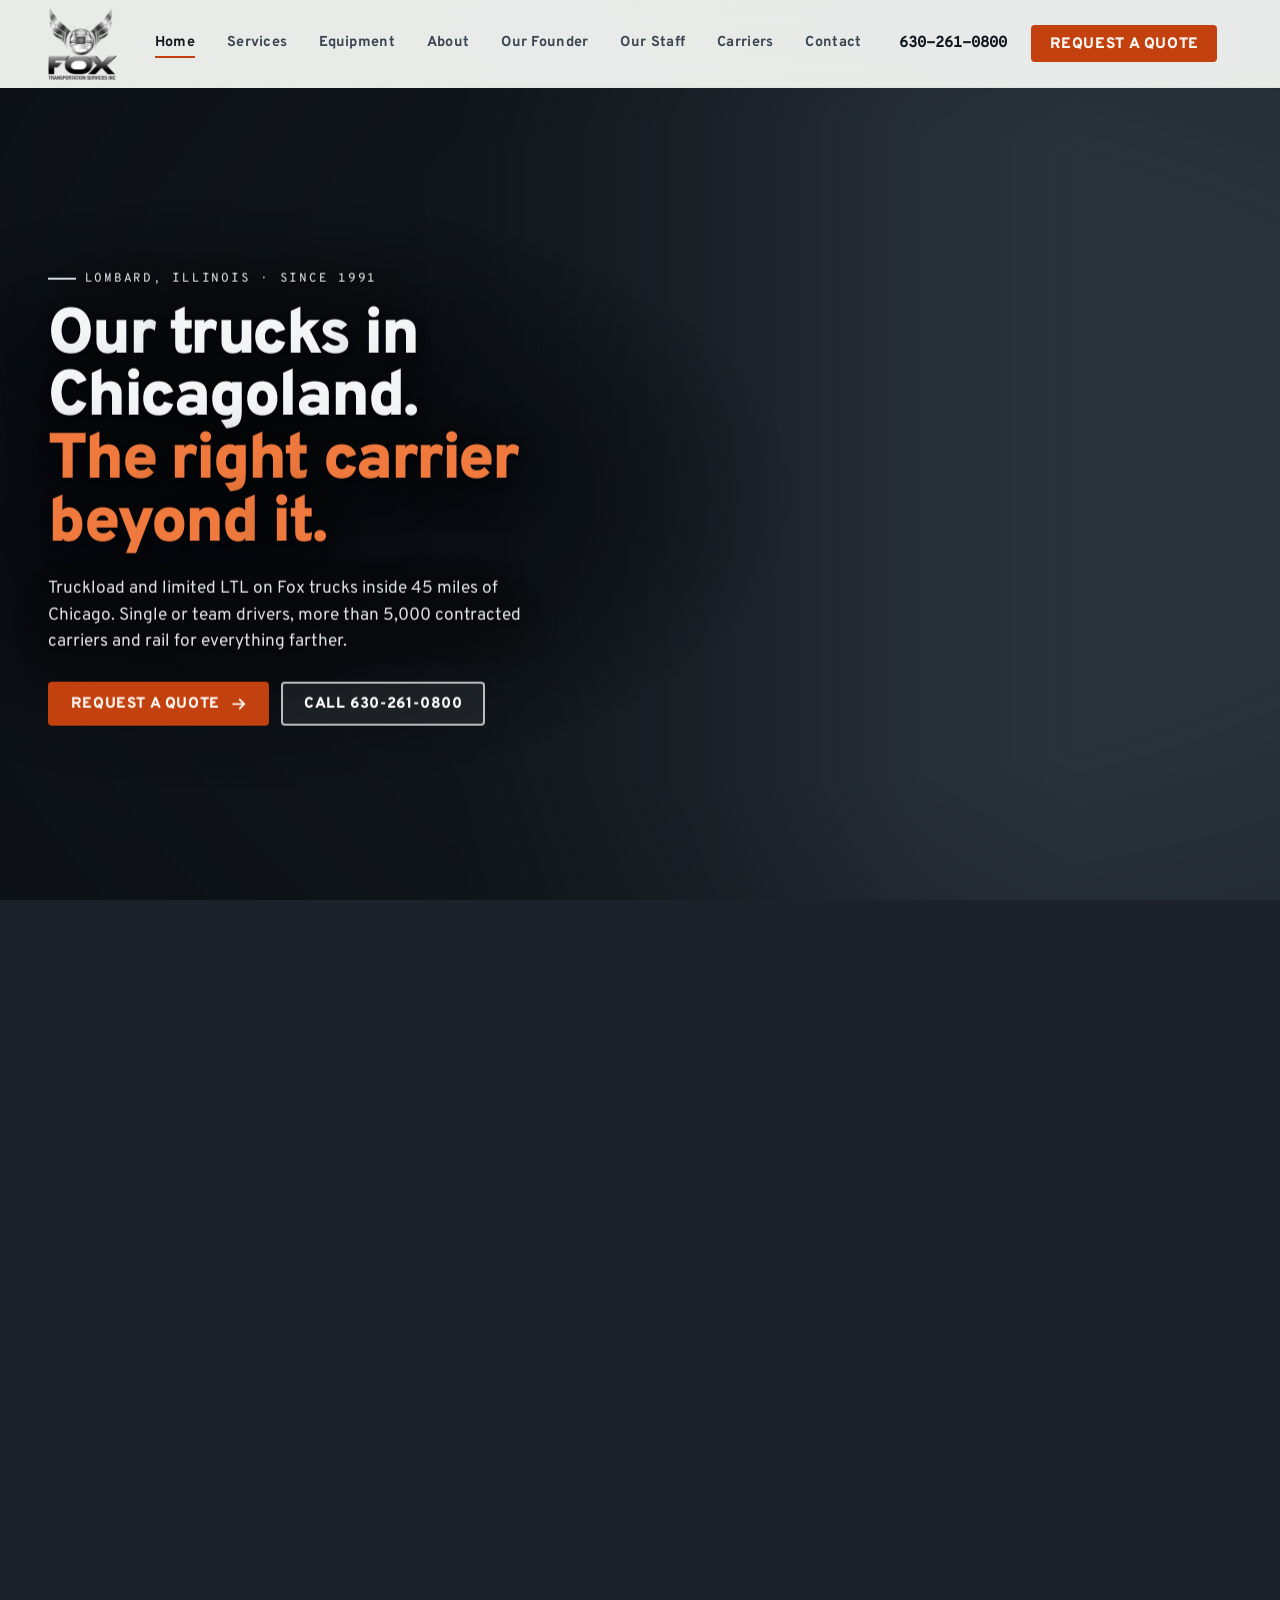
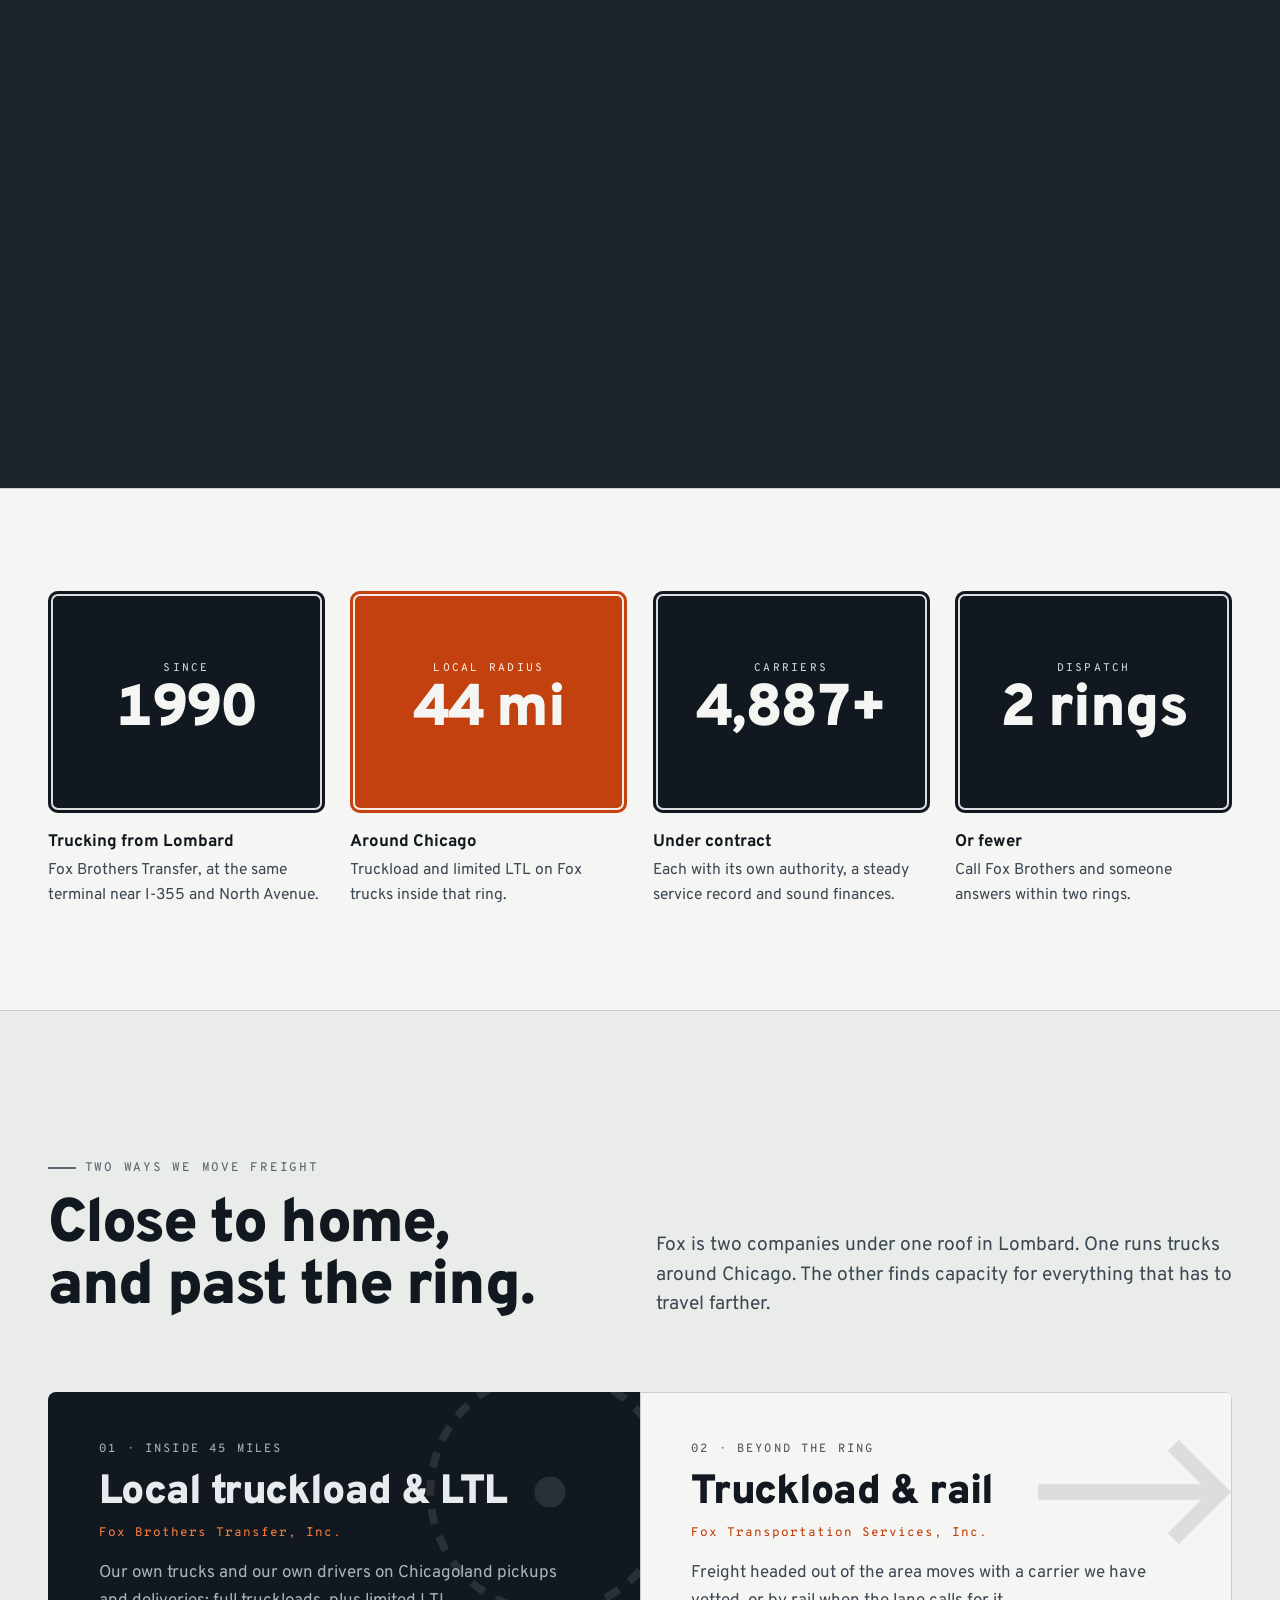
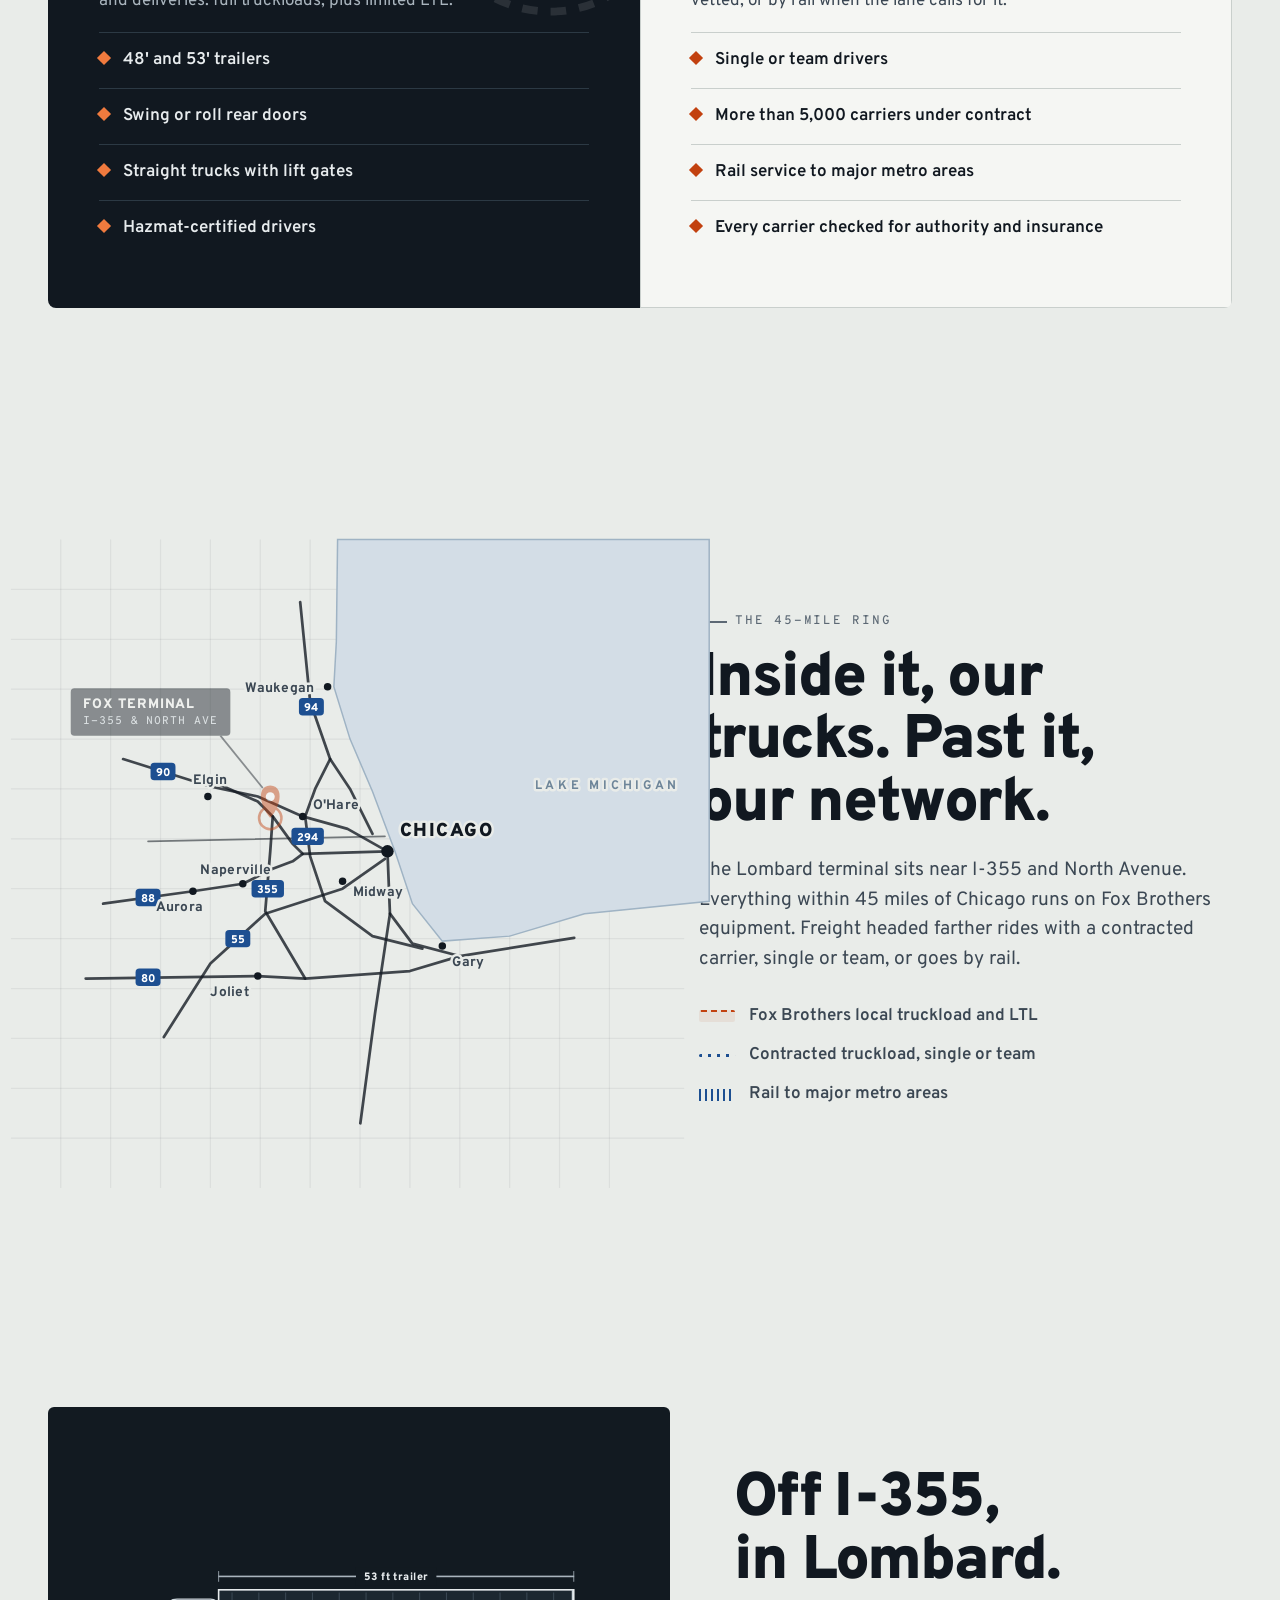
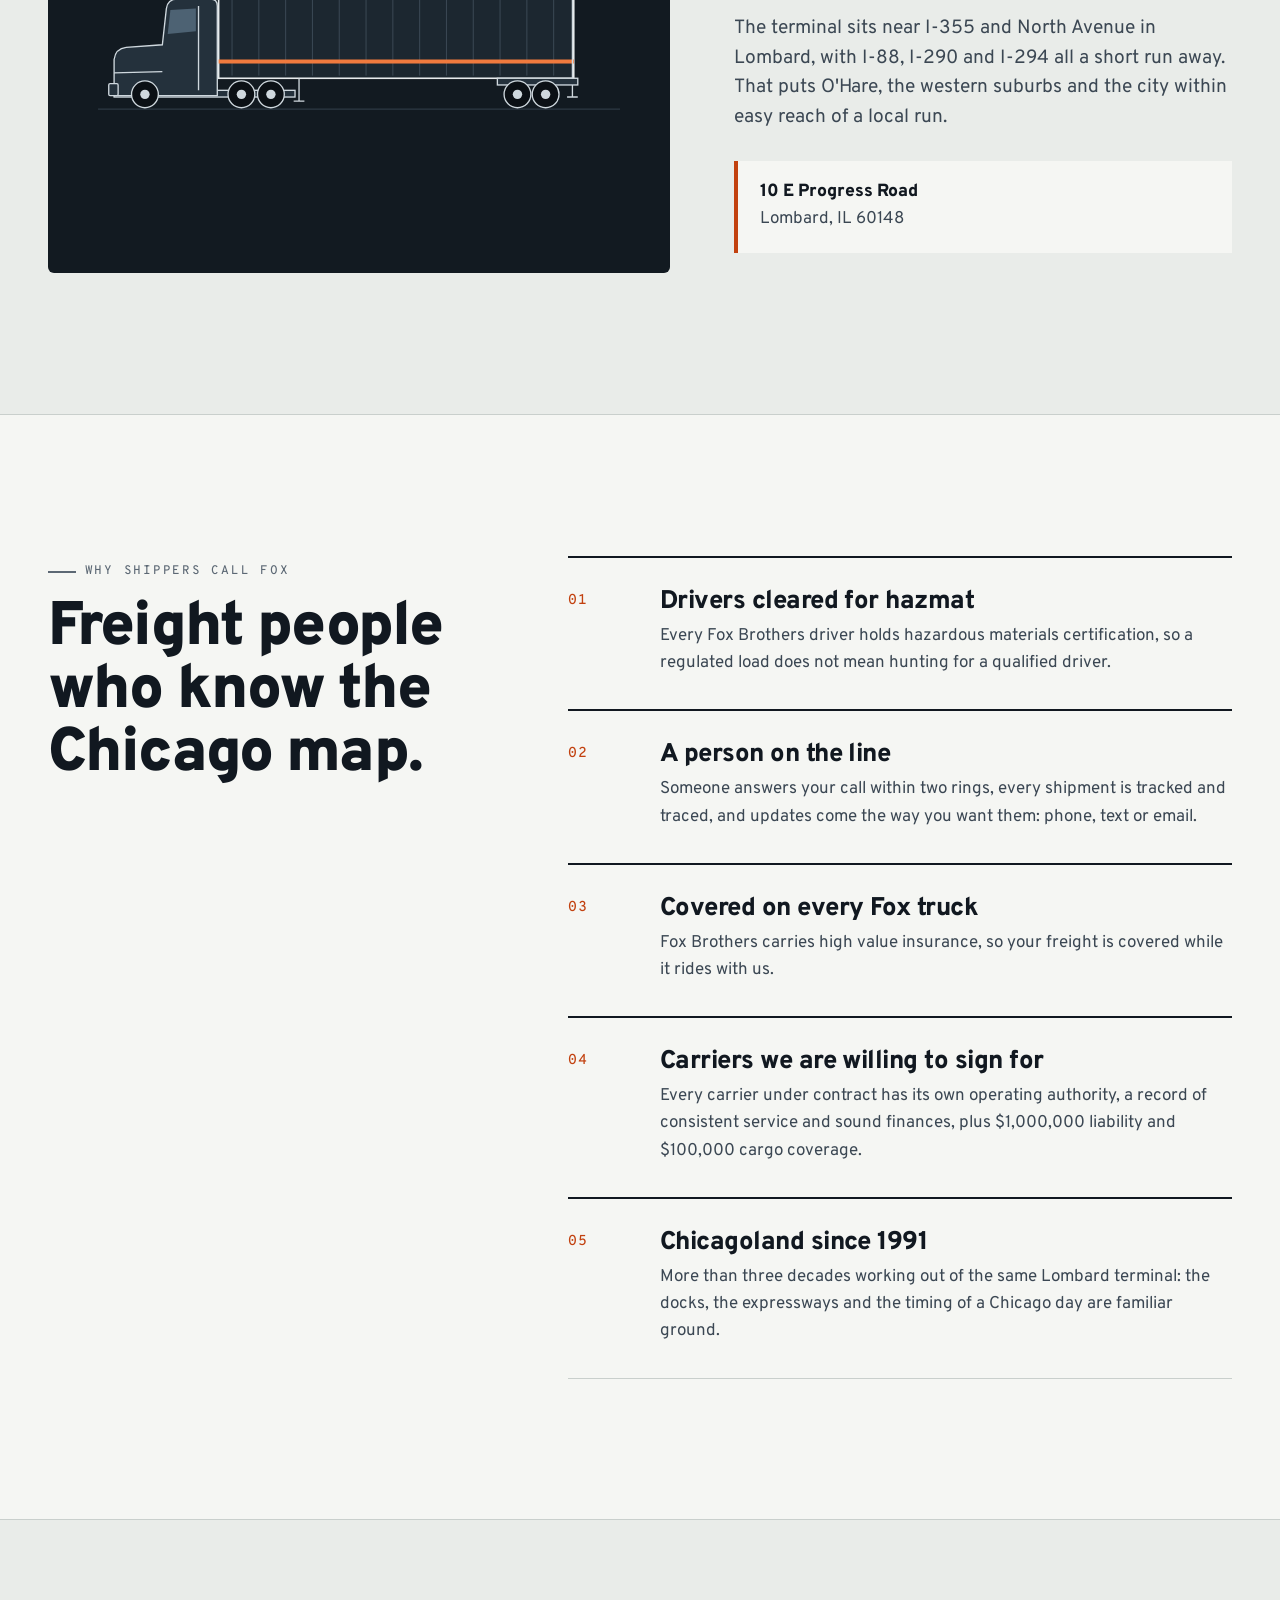
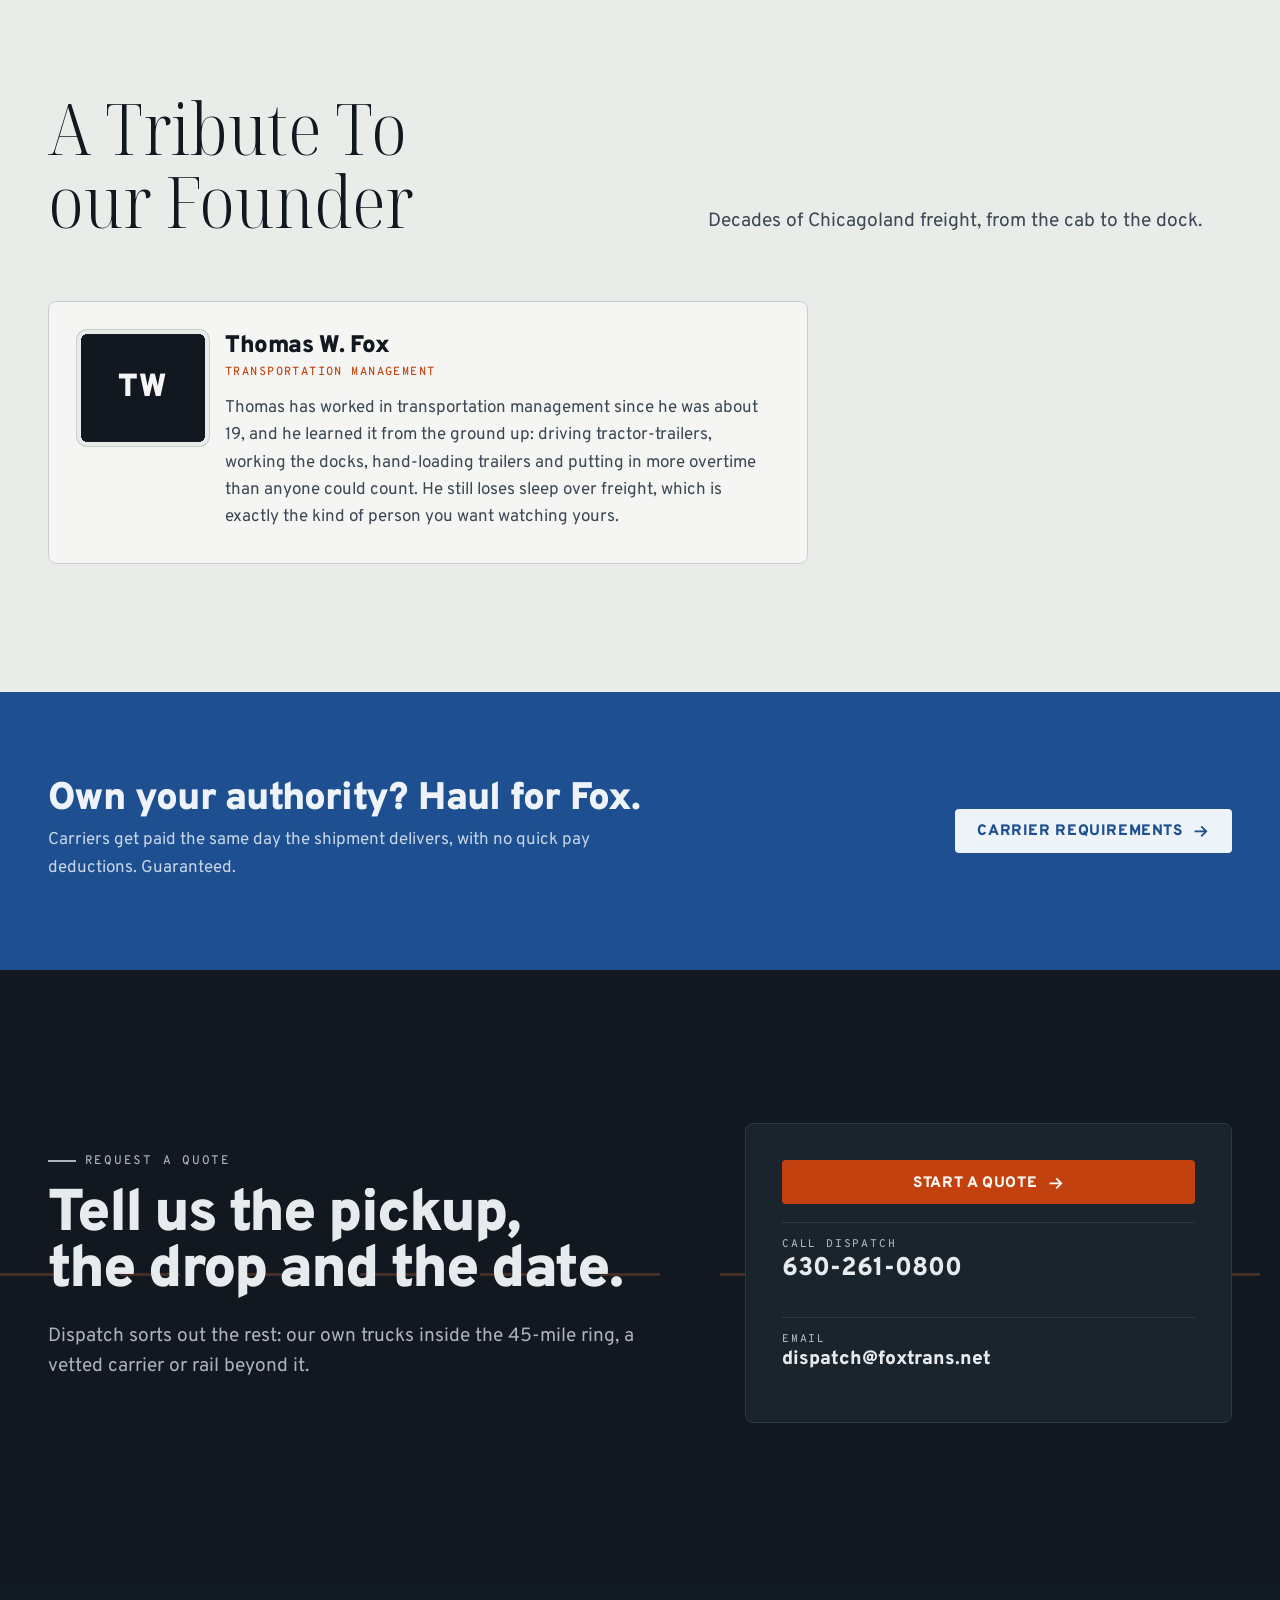
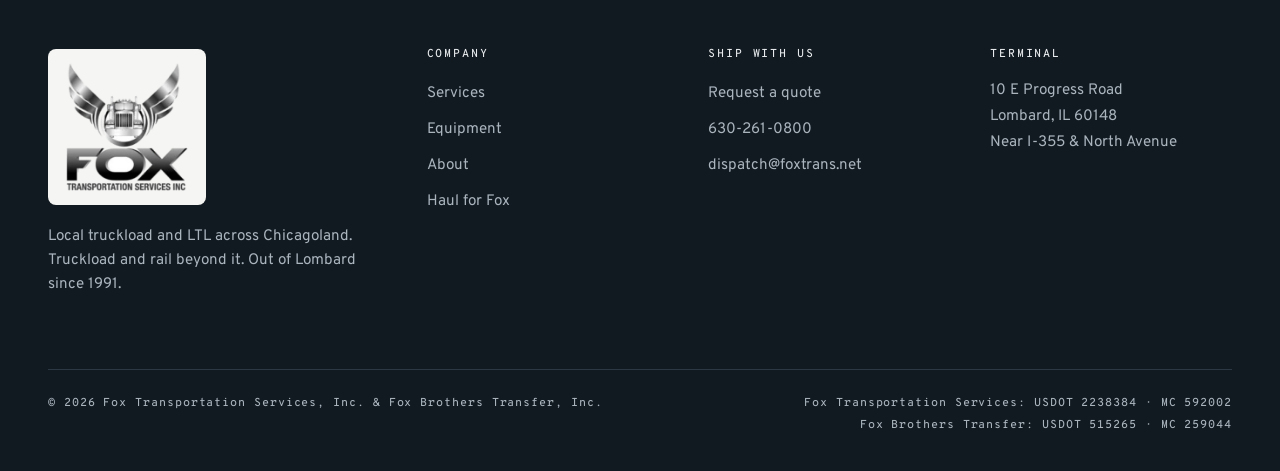
<file: fox-transportation/index.html>
<!doctype html>
<html lang="en">
<head>
<meta charset="utf-8">
<meta name="viewport" content="width=device-width, initial-scale=1">
<title>Fox Transportation | Chicagoland trucking and truckload freight, Lombard IL</title>
<meta name="description" content="Local truckload and limited LTL within 45 miles of Chicago on Fox Brothers Transfer trucks, plus truckload and rail beyond through Fox Transportation Services. Lombard, IL since 1991.">
<meta name="theme-color" content="#e9ece9">
<link rel="icon" type="image/png" sizes="32x32" href="assets/img/fox-icon-32.png">
<link rel="apple-touch-icon" href="assets/img/fox-icon-180.png">
<meta property="og:type" content="website">
<meta property="og:title" content="Fox Transportation | Chicagoland trucking and truckload freight, Lombard IL">
<meta property="og:description" content="Local truckload and limited LTL within 45 miles of Chicago on Fox Brothers Transfer trucks, plus truckload and rail beyond through Fox Transportation Services. Lombard, IL since 1991.">
<!-- DEPLOY STEP: add og:url and og:image with absolute URLs once the live domain is set -->
<link rel="preload" href="assets/fonts/overpass-latin-900-normal.woff2" as="font" type="font/woff2" crossorigin>
<link rel="preload" href="assets/fonts/overpass-latin-400-normal.woff2" as="font" type="font/woff2" crossorigin>
<link rel="stylesheet" href="assets/css/site.css">
<script>document.documentElement.classList.add('js')</script>
<script type="application/ld+json">{"@context":"https://schema.org","@type":"LocalBusiness","name":"Fox Transportation Services, Inc.","url":"https://www.foxtrans.net/","telephone":"+1-630-261-0800","email":"dispatch@foxtrans.net","address":{"@type":"PostalAddress","streetAddress":"10 East Progress Road","addressLocality":"Lombard","addressRegion":"IL","postalCode":"60148","addressCountry":"US"}}</script>
</head>
<body data-page="index.html">
<div class="env" aria-hidden="true"></div>
<a class="skip" href="#main">Skip to content</a>
<header class="nav" data-nav>
<div class="wrap nav__in">
<a class="brand" href="index.html"><img class="brand__logo" src="assets/img/fox-logo.webp" alt="Fox Transportation Services Inc, home" width="280" height="293"></a>
<button class="nav__toggle" type="button" aria-expanded="false" aria-controls="nav-panel" data-nav-toggle><span></span><span></span><span></span><b class="sr-only">Menu</b></button>
<div class="nav__panel" id="nav-panel" data-nav-panel>
<nav aria-label="Main"><ul class="nav__links"><li><a href="index.html" aria-current="page">Home</a></li><li><a href="services.html">Services</a></li><li><a href="equipment.html">Equipment</a></li><li><a href="about.html">About</a></li><li><a href="about.html#founders">Our Founder</a></li><li><a href="staff.html">Our Staff</a></li><li><a href="carriers.html">Carriers</a></li><li><a href="contact.html">Contact</a></li></ul></nav>
<a class="nav__phone" href="tel:+16302610800">630-261-0800</a>
<a class="btn btn--fox nav__cta" href="quote.html">Request a quote</a>
</div>
</div>
</header>
<main id="main" tabindex="-1">

<section class="scrub" data-scrub aria-labelledby="hero-h" data-video="https://d2ol7oe51mr4n9.cloudfront.net/user_3InJjoRwe0fRAqbB5OrU49Jvmiy/c659e377-fb4c-4c79-b47b-e70fa9f337ef.mp4" data-poster="https://d2ol7oe51mr4n9.cloudfront.net/user_3InJjoRwe0fRAqbB5OrU49Jvmiy/7a2bf54e-1922-472b-af1e-7cbe3453f18e.jpg" data-ending="https://d2ol7oe51mr4n9.cloudfront.net/user_3InJjoRwe0fRAqbB5OrU49Jvmiy/f12d64ea-d75b-4641-9939-48f257085b3f.jpg" data-bytes="4012826">
<div class="scrub__stage">
<div class="scrub__media" aria-hidden="true">
<div class="scrub__still" data-still></div>
<video data-video muted playsinline preload="none" tabindex="-1" aria-hidden="true" disablepictureinpicture></video>
<div class="scrub__scrim"></div>
</div>
<svg class="ring" viewBox="0 0 48 48" aria-hidden="true" data-ring-load><circle cx="24" cy="24" r="20" fill="none" stroke="currentColor" stroke-opacity=".25" stroke-width="3"/><circle cx="24" cy="24" r="20" fill="none" stroke="currentColor" stroke-width="3" stroke-dasharray="126" style="stroke-dashoffset:var(--ld,126)" transform="rotate(-90 24 24)"/></svg>
<div class="wrap scrub__bands">
<div class="band band--1" data-band data-a="0" data-b="0.3">
<p class="kicker">Lombard, Illinois · Since 1991</p>
<h1 id="hero-h" class="band__title" data-split>Our trucks in Chicagoland. <span class="fox">The right carrier beyond it.</span></h1>
<p class="band__lede band__late">Truckload and limited LTL on Fox trucks inside 45 miles of Chicago. Single or team drivers, more than 5,000 contracted carriers and rail for everything farther.</p>
<div class="band__actions band__later">
<a class="btn btn--fox" href="quote.html">Request a quote <svg class="arrow" viewBox="0 0 20 20" aria-hidden="true"><path d="M3 10h13M11 4l6 6-6 6" fill="none" stroke="currentColor" stroke-width="2.2"/></svg></a>
<a class="btn btn--glass" href="tel:+16302610800">Call 630-261-0800</a>
</div>
</div>
<div class="band band--2" data-band data-a="0.34" data-b="0.64" data-ramp="0.05">
<p class="band__tag">Dispatch</p>
<h2 class="band__title" data-split>Someone picks up by the second ring.</h2>
<p class="band__lede band__late">Every shipment is tracked and traced, and you hear how it is going the way you prefer: phone, text or email.</p>
</div>
<div class="band band--3" data-band data-a="0.68" data-b="1">
<p class="band__tag">Quotes</p>
<h2 class="band__title" data-split>Send the lane. Hear back within the hour.</h2>
<p class="band__lede band__late">Email a quote request and dispatch replies within the hour. Or call 630-261-0800.</p>
<div class="band__actions band__later"><a class="btn btn--fox" href="quote.html">Request a quote <svg class="arrow" viewBox="0 0 20 20" aria-hidden="true"><path d="M3 10h13M11 4l6 6-6 6" fill="none" stroke="currentColor" stroke-width="2.2"/></svg></a></div>
</div>
</div>
<div class="scroll-cue" aria-hidden="true" data-cue><i></i>Scroll</div>
</div>
</section>

<section class="markers" aria-label="Fox at a glance">
<div class="wrap markers__grid">
<div class="marker" data-reveal><div class="marker__plate"><small>Since</small><span class="marker__num" data-count="1991" data-plain>1991</span></div>
<p><b>Trucking from Lombard</b>Fox Brothers Transfer, at the same terminal near I-355 and North Avenue.</p></div>
<div class="marker" data-reveal style="--d:.08s"><div class="marker__plate"><small>Local radius</small><span class="marker__num"><span data-count="45">45</span> mi</span></div>
<p><b>Around Chicago</b>Truckload and limited LTL on Fox trucks inside that ring.</p></div>
<div class="marker" data-reveal style="--d:.16s"><div class="marker__plate"><small>Carriers</small><span class="marker__num"><span data-count="5000">5,000</span>+</span></div>
<p><b>Under contract</b>Each with its own authority, a steady service record and sound finances.</p></div>
<div class="marker" data-reveal style="--d:.24s"><div class="marker__plate"><small>Dispatch</small><span class="marker__num"><span data-count="2">2</span> rings</span></div>
<p><b>Or fewer</b>Call Fox Brothers and someone answers within two rings.</p></div>
</div>
</section>

<section class="split" aria-labelledby="split-h">
<div class="wrap">
<div class="split__head">
<div><p class="kicker" data-reveal>Two ways we move freight</p><h2 id="split-h" class="h-lg" data-reveal-lines><span class="split-line"><span>Close to home,</span></span><span class="split-line"><span style="--d:.08s">and past the ring.</span></span></h2></div>
<p class="lede" data-reveal style="--d:.15s">Fox is two companies under one roof in Lombard. One runs trucks around Chicago. The other finds capacity for everything that has to travel farther.</p>
</div>
<div class="split__cols">
<article class="lane lane--local on-dark" data-reveal="left">
<svg class="lane__art" viewBox="0 0 100 100" aria-hidden="true"><circle cx="50" cy="50" r="46" fill="none" stroke="#fff" stroke-width="3" stroke-dasharray="6 5"/><circle cx="50" cy="50" r="6" fill="#fff"/></svg>
<span class="lane__idx">01 · Inside 45 miles</span>
<h3>Local truckload &amp; LTL</h3>
<span class="lane__co">Fox Brothers Transfer, Inc.</span>
<p>Our own trucks and our own drivers on Chicagoland pickups and deliveries: full truckloads, plus limited LTL.</p>
<ul><li>48' and 53' trailers</li><li>Swing or roll rear doors</li><li>Straight trucks with lift gates</li><li>Hazmat-certified drivers</li></ul>
</article>
<article class="lane lane--wide" data-reveal style="--d:.12s">
<svg class="lane__art" viewBox="0 0 100 100" aria-hidden="true"><path d="M10 50h70M62 32l18 18-18 18" fill="none" stroke="#111820" stroke-width="6"/></svg>
<span class="lane__idx">02 · Beyond the ring</span>
<h3>Truckload &amp; rail</h3>
<span class="lane__co">Fox Transportation Services, Inc.</span>
<p>Freight headed out of the area moves with a carrier we have vetted, or by rail when the lane calls for it.</p>
<ul><li>Single or team drivers</li><li>More than 5,000 carriers under contract</li><li>Rail service to major metro areas</li><li>Every carrier checked for authority and insurance</li></ul>
</article>
</div>
</div>
</section>

<section class="ringmap" aria-labelledby="ring-h">
<div class="wrap ringmap__grid">
<div data-reveal="scale"><div class="map" data-map>
<svg viewBox="170 30 470 450" role="img" aria-labelledby="rm-t">
<title id="rm-t">Map of the Chicago area showing the Fox terminal in Lombard and the 45-mile local service ring around Chicago</title>
<defs><mask id="rm-m0" maskUnits="userSpaceOnUse" x="100" y="0" width="640" height="520"><path class="out-draw" pathLength="1" d="M286 282 L214 292 L172 296" fill="none" stroke="#fff" stroke-width="12"/></mask><mask id="rm-m1" maskUnits="userSpaceOnUse" x="100" y="0" width="640" height="520"><path class="out-draw" pathLength="1" d="M380 130 L372 50 L370 20" fill="none" stroke="#fff" stroke-width="12"/></mask><mask id="rm-m2" maskUnits="userSpaceOnUse" x="100" y="0" width="640" height="520"><path class="out-draw" pathLength="1" d="M500 334 L600 318 L660 306" fill="none" stroke="#fff" stroke-width="12"/></mask><mask id="rm-m3" maskUnits="userSpaceOnUse" x="100" y="0" width="640" height="520"><path class="out-draw" pathLength="1" d="M300 340 L262 400 L232 452" fill="none" stroke="#fff" stroke-width="12"/></mask><mask id="rm-mr" maskUnits="userSpaceOnUse" x="100" y="0" width="640" height="520"><path class="out-draw" pathLength="1" d="M406 280 L380 300 L330 330 L284 372 L236 430 L214 470" fill="none" stroke="#fff" stroke-width="14"/></mask><clipPath id="rm-clip"><rect x="140" y="0" width="560" height="520"/></clipPath></defs>
<g aria-hidden="true">
<line class="grid-line" x1="180" y1="0" x2="180" y2="520"/><line class="grid-line" x1="220" y1="0" x2="220" y2="520"/><line class="grid-line" x1="260" y1="0" x2="260" y2="520"/><line class="grid-line" x1="300" y1="0" x2="300" y2="520"/><line class="grid-line" x1="340" y1="0" x2="340" y2="520"/><line class="grid-line" x1="380" y1="0" x2="380" y2="520"/><line class="grid-line" x1="420" y1="0" x2="420" y2="520"/><line class="grid-line" x1="460" y1="0" x2="460" y2="520"/><line class="grid-line" x1="500" y1="0" x2="500" y2="520"/><line class="grid-line" x1="540" y1="0" x2="540" y2="520"/><line class="grid-line" x1="580" y1="0" x2="580" y2="520"/><line class="grid-line" x1="620" y1="0" x2="620" y2="520"/><line class="grid-line" x1="140" y1="40" x2="680" y2="40"/><line class="grid-line" x1="140" y1="80" x2="680" y2="80"/><line class="grid-line" x1="140" y1="120" x2="680" y2="120"/><line class="grid-line" x1="140" y1="160" x2="680" y2="160"/><line class="grid-line" x1="140" y1="200" x2="680" y2="200"/><line class="grid-line" x1="140" y1="240" x2="680" y2="240"/><line class="grid-line" x1="140" y1="280" x2="680" y2="280"/><line class="grid-line" x1="140" y1="320" x2="680" y2="320"/><line class="grid-line" x1="140" y1="360" x2="680" y2="360"/><line class="grid-line" x1="140" y1="400" x2="680" y2="400"/><line class="grid-line" x1="140" y1="440" x2="680" y2="440"/><line class="grid-line" x1="140" y1="480" x2="680" y2="480"/>
<path class="lake" d="M402 0 L401 82 L399 118 L412 160 L430 202 L448 250 L462 292 L486 322 L540 318 L600 300 L700 290 L700 0 Z"/><path class="lake-edge" d="M402 0 L401 82 L399 118 L412 160 L430 202 L448 250 L462 292 L486 322 L540 318 L600 300 L700 290 L700 0 Z"/>
<text class="city" x="560" y="200" style="fill:#6d8599;letter-spacing:.3em;font-size:10px">LAKE MICHIGAN</text>
<g class="ring-g" data-ring><circle class="ring" cx="442" cy="250" r="180"/>
<text class="ring-label"><textPath href="#rm-arc" startOffset="22%">45-mile local service radius</textPath></text></g>
<path id="rm-arc" d="M309 353 A168 168 0 0 0 575 353" fill="none"/>
<path class="road road--minor" pathLength="1" d="M250 242 L440 238"/>
<path class="road" pathLength="1" d="M442 250 L374 252 L366 244 L350 222 L338 210 L306 196"/>
<path class="road" pathLength="1" d="M374 252 L366 258 L350 264 L326 276 L286 282 L214 292"/>
<path class="road" pathLength="1" d="M350 222 L348 250 L344 298 L376 352"/>
<path class="road" pathLength="1" d="M396 176 L384 200 L376 222 L380 254 L392 290 L430 318 L470 328"/>
<path class="road" pathLength="1" d="M442 250 L410 232 L374 222 L338 206 L300 198 L230 176"/>
<path class="road" pathLength="1" d="M430 236 L412 200 L396 176 L380 130 L372 50"/>
<path class="road" pathLength="1" d="M442 250 L444 300 L462 324 L500 334"/>
<path class="road" pathLength="1" d="M440 256 L406 280 L344 300 L300 340 L262 400"/>
<path class="road" pathLength="1" d="M444 300 L432 380 L420 470"/>
<path class="road" pathLength="1" d="M200 352 L338 350 L376 352 L460 346 L500 334 L600 318"/>
<g class="shield" transform="translate(322 320)"><rect x="-10.0" y="-7" width="20" height="14" rx="3"/><text y="3.5">55</text></g><g class="shield" transform="translate(250 287)"><rect x="-10.0" y="-7" width="20" height="14" rx="3"/><text y="3.5">88</text></g><g class="shield" transform="translate(346 280)"><rect x="-13.0" y="-7" width="26" height="14" rx="3"/><text y="3.5">355</text></g><g class="shield" transform="translate(381 134)"><rect x="-10.0" y="-7" width="20" height="14" rx="3"/><text y="3.5">94</text></g><g class="shield" transform="translate(250 351)"><rect x="-10.0" y="-7" width="20" height="14" rx="3"/><text y="3.5">80</text></g><g class="shield" transform="translate(378 238)"><rect x="-13.0" y="-7" width="26" height="14" rx="3"/><text y="3.5">294</text></g><g class="shield" transform="translate(262 186)"><rect x="-10.0" y="-7" width="20" height="14" rx="3"/><text y="3.5">90</text></g>
<circle class="dot" cx="442" cy="250" r="5"/><text class="city city--big" x="452" y="238">CHICAGO</text><circle class="dot" cx="374" cy="222" r="3"/><text class="city" x="382" y="216">O'Hare</text><circle class="dot" cx="406" cy="274" r="3"/><text class="city" x="414" y="286">Midway</text><circle class="dot" cx="338" cy="350" r="3"/><text class="city" x="300" y="366">Joliet</text><circle class="dot" cx="286" cy="282" r="3"/><text class="city" x="256" y="298">Aurora</text><circle class="dot" cx="298" cy="206" r="3"/><text class="city" x="286" y="196">Elgin</text><circle class="dot" cx="394" cy="118" r="3"/><text class="city" x="328" y="122">Waukegan</text><circle class="dot" cx="486" cy="326" r="3"/><text class="city" x="494" y="342">Gary</text><circle class="dot" cx="326" cy="276" r="3"/><text class="city" x="292" y="268">Naperville</text>
<g data-outs><path class="out" d="M286 282 L214 292 L172 296" mask="url(#rm-m0)"/><circle class="out-head" data-end cx="172" cy="296" r="5"/><path class="out" d="M380 130 L372 50 L370 20" mask="url(#rm-m1)"/><circle class="out-head" data-end cx="370" cy="20" r="5"/><path class="out" d="M500 334 L600 318 L660 306" mask="url(#rm-m2)"/><circle class="out-head" data-end cx="660" cy="306" r="5"/><path class="out" d="M300 340 L262 400 L232 452" mask="url(#rm-m3)"/><circle class="out-head" data-end cx="232" cy="452" r="5"/><path class="rail" d="M406 280 L380 300 L330 330 L284 372 L236 430 L214 470" mask="url(#rm-mr)"/><text class="out-label" x="226" y="416" transform="rotate(-52 226 416)">Rail · major metros</text><text class="out-label" x="176" y="314">Truckload</text><text class="out-label" x="176" y="327">single or team</text></g>
<g class="pin" data-pin transform="translate(348 242)">
<circle class="pin-pulse" r="9"/>
<path class="pin-head" d="M0 0 C-10 -12 -10 -26 0 -26 C10 -26 10 -12 0 0Z"/><circle r="3.6" cy="-17" fill="#fff"/>
<line class="pin-lead" x1="-40" y1="-66" x2="-6" y2="-24"/><g class="pin-label" transform="translate(-160 -104)"><rect width="128" height="38" rx="3"/>
<text x="10" y="16">FOX TERMINAL</text><text class="sub" x="10" y="29">I-355 &amp; NORTH AVE</text></g>
</g>
</g>
</svg>
</div></div>
<div>
<p class="kicker" data-reveal>The 45-mile ring</p>
<h2 id="ring-h" class="h-lg" data-reveal>Inside it, our trucks. Past it, our network.</h2>
<p class="lede" data-reveal style="--d:.15s;margin-top:1.2rem">The Lombard terminal sits near I-355 and North Avenue. Everything within 45 miles of Chicago runs on Fox Brothers equipment. Freight headed farther rides with a contracted carrier, single or team, or goes by rail.</p>
<ul class="legend" data-reveal style="--d:.25s">
<li><i class="legend__ring"></i>Fox Brothers local truckload and LTL</li>
<li><i class="legend__route"></i>Contracted truckload, single or team</li>
<li><i class="legend__rail"></i>Rail to major metro areas</li>
</ul>
</div>
</div>
</section>


<section class="terminal" aria-labelledby="term-h">
<div class="wrap terminal__grid">
<div data-reveal="scale"><figure class="photo" data-photo="https://fox-transportation.floot.app/_cdn/static/eaaa88b3-57d3-4c0c-8811-96cab24a5355-fox-brothers-fleet.jpg" data-alt="Fox Brothers Transfer tractors lined up at the Lombard terminal" style="--pos:58% 45%">
<div class="photo__fallback" aria-hidden="true"><svg class="truck " viewBox="0 0 780 240" aria-hidden="true" data-truck>
<defs><pattern id="ph1-ribs" x="180" y="0" width="40" height="10" patternUnits="userSpaceOnUse"><line x1="20" y1="0" x2="20" y2="10" class="rib"/></pattern></defs>
<line class="ground" x1="0" y1="224" x2="780" y2="224"/>
<g class="fade" data-unit="tractor">
<rect class="body" x="24" y="196" width="270" height="10"/>
<g transform="translate(0 0)">
<path class="body" d="M24 204 L24 150 Q26 134 42 132 L96 128 L102 74 Q104 60 118 60 L168 60 Q178 60 178 70 L178 204 Z"/>
<path class="glass" d="M108 76 L146 74 L146 108 L104 112 Z"/>
<path class="detail" d="M150 70 L150 196 M24 170 L96 168"/>
<rect class="body" x="16" y="186" width="14" height="18" rx="2"/>
</g>
<rect class="box" data-box x="180" y="46" height="132" style="width:530px"/>
<rect data-box x="184" y="50" height="124" fill="url(#ph1-ribs)" style="width:522px" class="box-ribs"/>
<rect class="accent-stripe" data-box x="180" y="150" height="6" style="width:530px"/>
<path class="detail" d="M300 178 L300 212 M292 212 L308 212"/>
<circle class="tire" cx="70" cy="202" r="20"/><circle class="hub" cx="70" cy="202" r="7.0"/><circle class="tire" cx="214" cy="202" r="20"/><circle class="hub" cx="214" cy="202" r="7.0"/><circle class="tire" cx="258" cy="202" r="20"/><circle class="hub" cx="258" cy="202" r="7.0"/>
<g class="move" data-move style="transform:translateX(0px)">
<rect class="body" x="596" y="178" width="120" height="10"/>
<circle class="tire" cx="626" cy="202" r="20"/><circle class="hub" cx="626" cy="202" r="7.0"/><circle class="tire" cx="668" cy="202" r="20"/><circle class="hub" cx="668" cy="202" r="7.0"/>
<path class="detail" d="M708 46 L708 178 M700 206 L716 206 M708 188 L708 206"/>
</g>
<g class="dim-g">
<line class="dim" x1="180" y1="18" x2="180" y2="34"/>
<rect class="dim-line" data-box x="180" y="25.4" height="1.2" style="width:530px" fill="currentColor"/>
<line class="dim move" data-move style="transform:translateX(0px)" x1="710" y1="18" x2="710" y2="34"/>
<g class="move" data-half style="transform:translateX(0.0px)"><rect x="385" y="12" width="120" height="28" fill="#121a21"/>
<text class="dim-label" x="445" y="31" text-anchor="middle" data-len>53 ft trailer</text></g>
</g>
</g>
</svg></div>
</figure></div>
<div>
<p class="kicker" data-reveal>Home base</p>
<h2 id="term-h" class="h-lg" data-reveal-lines><span class="split-line"><span>Off I-355,</span></span><span class="split-line"><span style="--d:.08s">in Lombard.</span></span></h2>
<p class="lede" data-reveal style="--d:.15s;margin-top:1.2rem">The terminal sits near I-355 and North Avenue in Lombard, with I-88, I-290 and I-294 all a short run away. That puts O'Hare, the western suburbs and the city within easy reach of a local run.</p>
<div class="terminal__addr" data-reveal style="--d:.25s"><b>10 E Progress Road</b><span>Lombard, IL 60148</span></div>
</div>
</div>
</section>

<section class="reasons" aria-labelledby="why-h">
<div class="wrap reasons__grid">
<div class="reasons__sticky">
<p class="kicker" data-reveal>Why shippers call Fox</p>
<h2 id="why-h" class="h-lg" data-reveal-lines><span class="split-line"><span>Freight people</span></span><span class="split-line"><span style="--d:.08s">who know the</span></span><span class="split-line"><span style="--d:.16s">Chicago map.</span></span></h2>
</div>
<ol>
<li class="reason" data-reveal><div><h3>Drivers cleared for hazmat</h3><p>Every Fox Brothers driver holds hazardous materials certification, so a regulated load does not mean hunting for a qualified driver.</p></div></li>
<li class="reason" data-reveal><div><h3>A person on the line</h3><p>Someone answers your call within two rings, every shipment is tracked and traced, and updates come the way you want them: phone, text or email.</p></div></li>
<li class="reason" data-reveal><div><h3>Covered on every Fox truck</h3><p>Fox Brothers carries high value insurance, so your freight is covered while it rides with us.</p></div></li>
<li class="reason" data-reveal><div><h3>Carriers we are willing to sign for</h3><p>Every carrier under contract has its own operating authority, a record of consistent service and sound finances, plus $1,000,000 liability and $100,000 cargo coverage.</p></div></li>
<li class="reason" data-reveal><div><h3>Chicagoland since 1991</h3><p>More than three decades working out of the same Lombard terminal: the docks, the expressways and the timing of a Chicago day are familiar ground.</p></div></li>
</ol>
</div>
</section>

<section class="team" aria-labelledby="team-h">
<div class="wrap">
<div class="team__head"><div><p class="kicker" data-reveal>Who runs Fox</p><h2 id="team-h" class="h-lg h-founders" data-reveal>A Tribute To our Founder</h2></div>
<p class="lede" data-reveal style="--d:.15s">Decades of Chicagoland freight, from the cab to the dock.</p></div>
<div class="team__grid"><article class="person" data-reveal style="--d:0.0s">
<div class="person__photo"><img src="https://fox-transportation.floot.app/_cdn/static/7f535516-86eb-442d-9297-dbc9da1545b0-thomas-fox-2.jpg" alt="Portrait of Thomas W. Fox" width="150" height="130" loading="lazy" decoding="async"></div>
<div class="person__body"><h3>Thomas W. Fox</h3><span class="person__role">Transportation management</span><p>Thomas has worked in transportation management since he was about 19, and he learned it from the ground up: driving tractor-trailers, working the docks, hand-loading trailers and putting in more overtime than anyone could count. He still loses sleep over freight, which is exactly the kind of person you want watching yours.</p></div>
</article></div>
</div>
</section>

<section class="haul" aria-labelledby="haul-h">
<div class="wrap haul__in">
<div><h2 id="haul-h">Own your authority? Haul for Fox.</h2><p>Carriers get paid the same day the shipment delivers, with no quick pay deductions. Guaranteed.</p></div>
<a class="btn" href="carriers.html">Carrier requirements <svg class="arrow" viewBox="0 0 20 20" aria-hidden="true"><path d="M3 10h13M11 4l6 6-6 6" fill="none" stroke="currentColor" stroke-width="2.2"/></svg></a>
</div>
</section>

<section class="cta on-dark" aria-labelledby="cta-h">
<div class="cta__road" aria-hidden="true"></div>
<div class="wrap cta__grid">
<div>
<p class="kicker" data-reveal>Request a quote</p>
<h2 id="cta-h" data-reveal-lines><span class="split-line"><span>Tell us the pickup,</span></span><span class="split-line"><span style="--d:.08s">the drop and the date.</span></span></h2>
<p class="lede" data-reveal style="--d:.2s;margin-top:1.4rem">Dispatch sorts out the rest: our own trucks inside the 45-mile ring, a vetted carrier or rail beyond it.</p>
</div>
<div class="cta__card" data-reveal="scale" style="--d:.15s">
<a class="btn btn--fox" href="quote.html">Start a quote <svg class="arrow" viewBox="0 0 20 20" aria-hidden="true"><path d="M3 10h13M11 4l6 6-6 6" fill="none" stroke="currentColor" stroke-width="2.2"/></svg></a>
<a class="cta__phone" href="tel:+16302610800"><small>Call dispatch</small><b>630-261-0800</b></a>
<a class="cta__phone" href="mailto:dispatch@foxtrans.net"><small>Email</small><b style="font-size:1.2rem">dispatch@foxtrans.net</b></a>
</div>
</div>
</section>
</main>
<footer class="foot on-dark">
<div class="wrap">
<div class="foot__grid">
<div>
<a class="brand" href="index.html"><img class="brand__logo" src="assets/img/fox-logo.webp" alt="Fox Transportation Services Inc, home" width="280" height="293"></a>
<p style="margin-top:20px;max-width:34ch">Local truckload and LTL across Chicagoland. Truckload and rail beyond it. Out of Lombard since 1991.</p>
</div>
<div><h2>Company</h2><ul>
<li><a href="services.html">Services</a></li><li><a href="equipment.html">Equipment</a></li>
<li><a href="about.html">About</a></li><li><a href="carriers.html">Haul for Fox</a></li></ul></div>
<div><h2>Ship with us</h2><ul>
<li><a href="quote.html">Request a quote</a></li><li><a href="tel:+16302610800">630-261-0800</a></li>
<li><a href="mailto:dispatch@foxtrans.net">dispatch@foxtrans.net</a></li></ul></div>
<div><h2>Terminal</h2><address>10 E Progress Road<br>Lombard, IL 60148<br>Near I-355 &amp; North Avenue</address></div>
</div>
<div class="foot__legal">
<span>© <span data-year>2026</span> Fox Transportation Services, Inc. &amp; Fox Brothers Transfer, Inc.</span>
<span class="foot__auth"><span>Fox Transportation Services: <span class="nw">USDOT 2238384 · MC 592002</span></span><span>Fox Brothers Transfer: <span class="nw">USDOT 515265 · MC 259044</span></span></span>
</div>
</div>
</footer>
<script src="assets/js/site.js" defer></script>
</body>
</html>
</file>
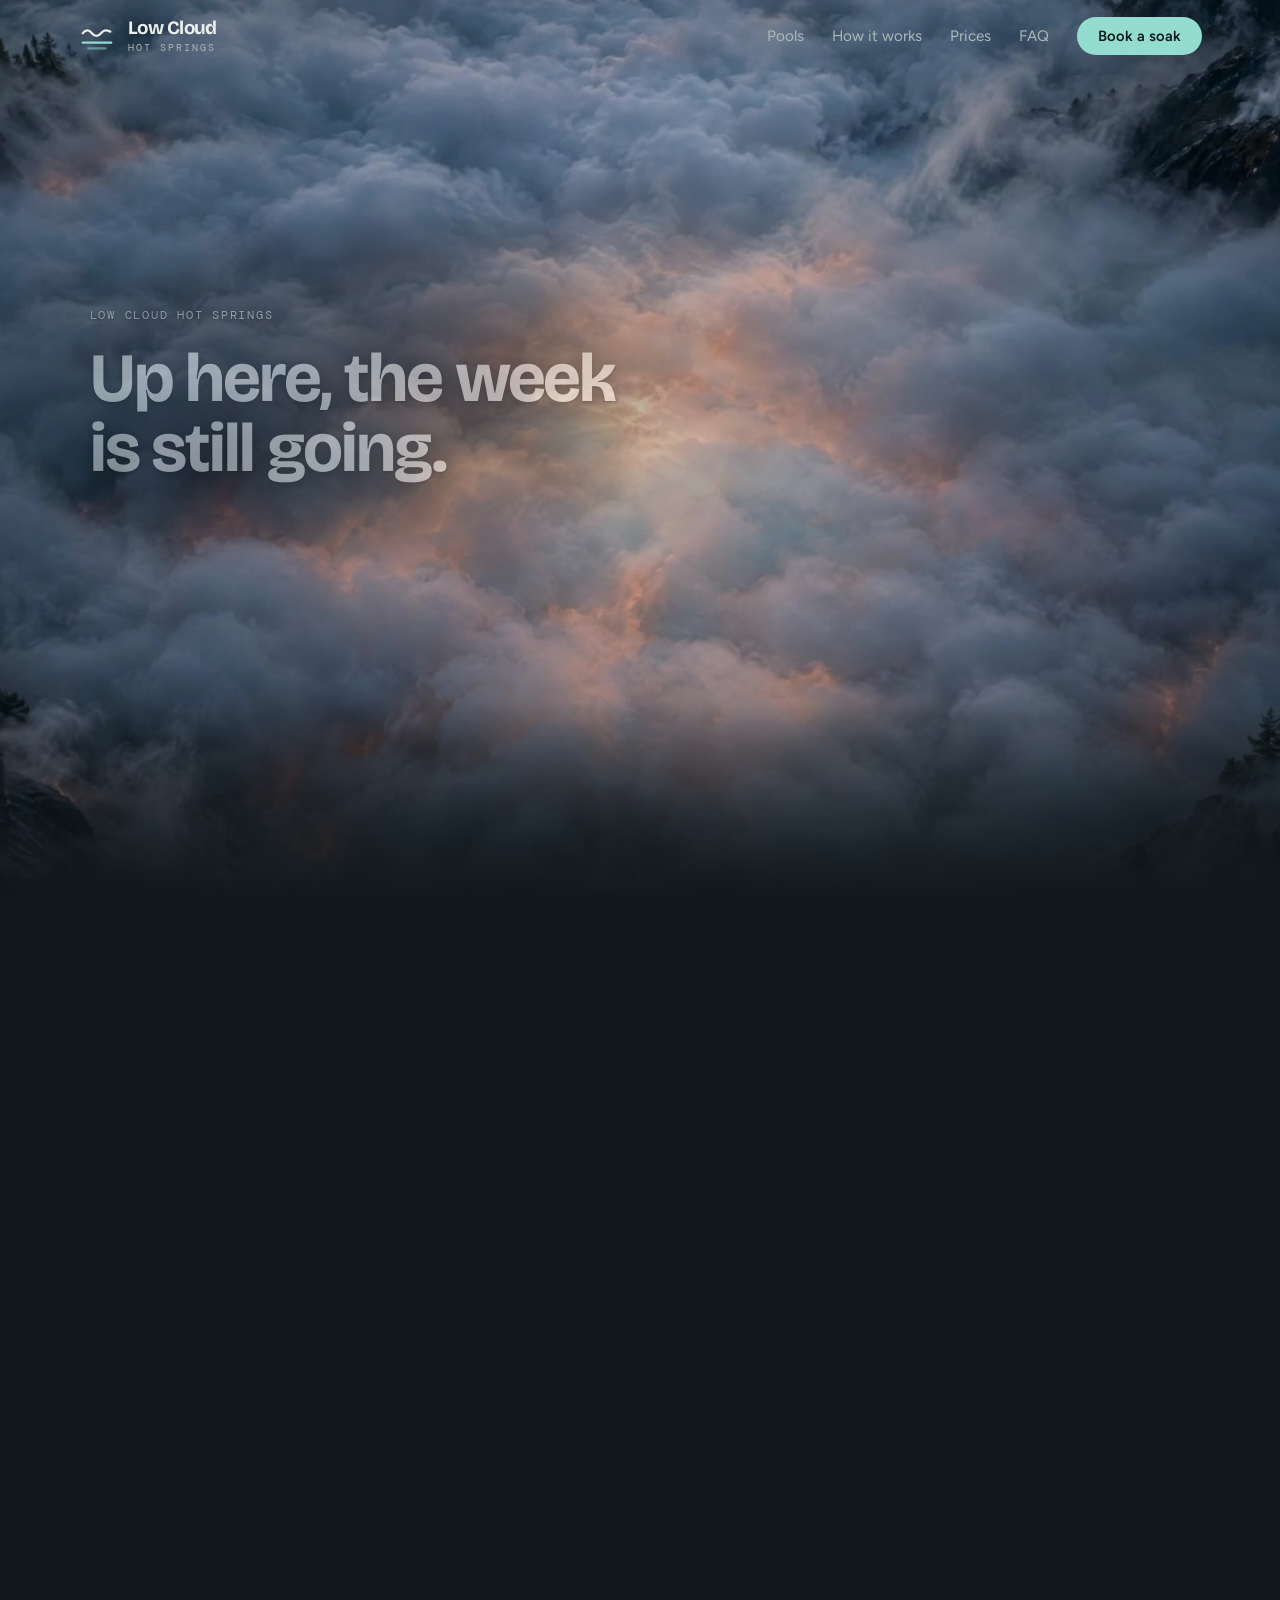
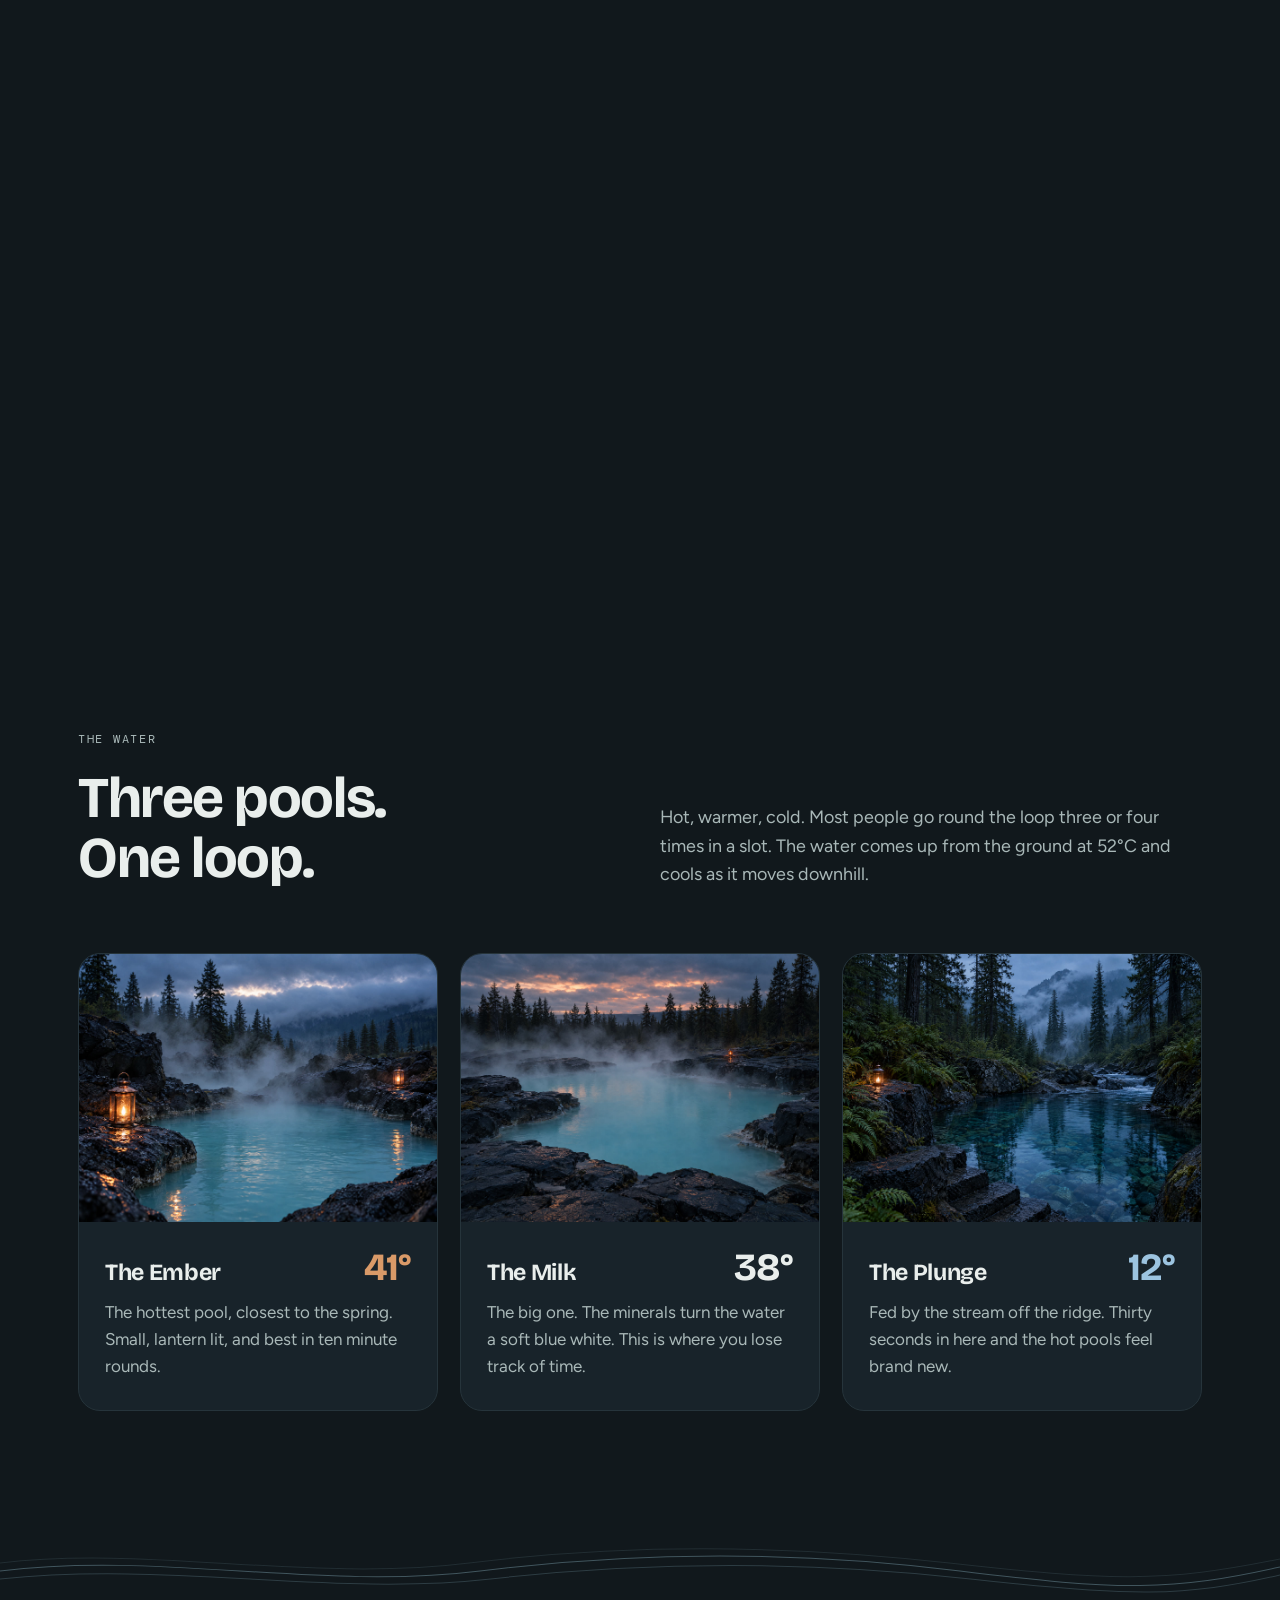
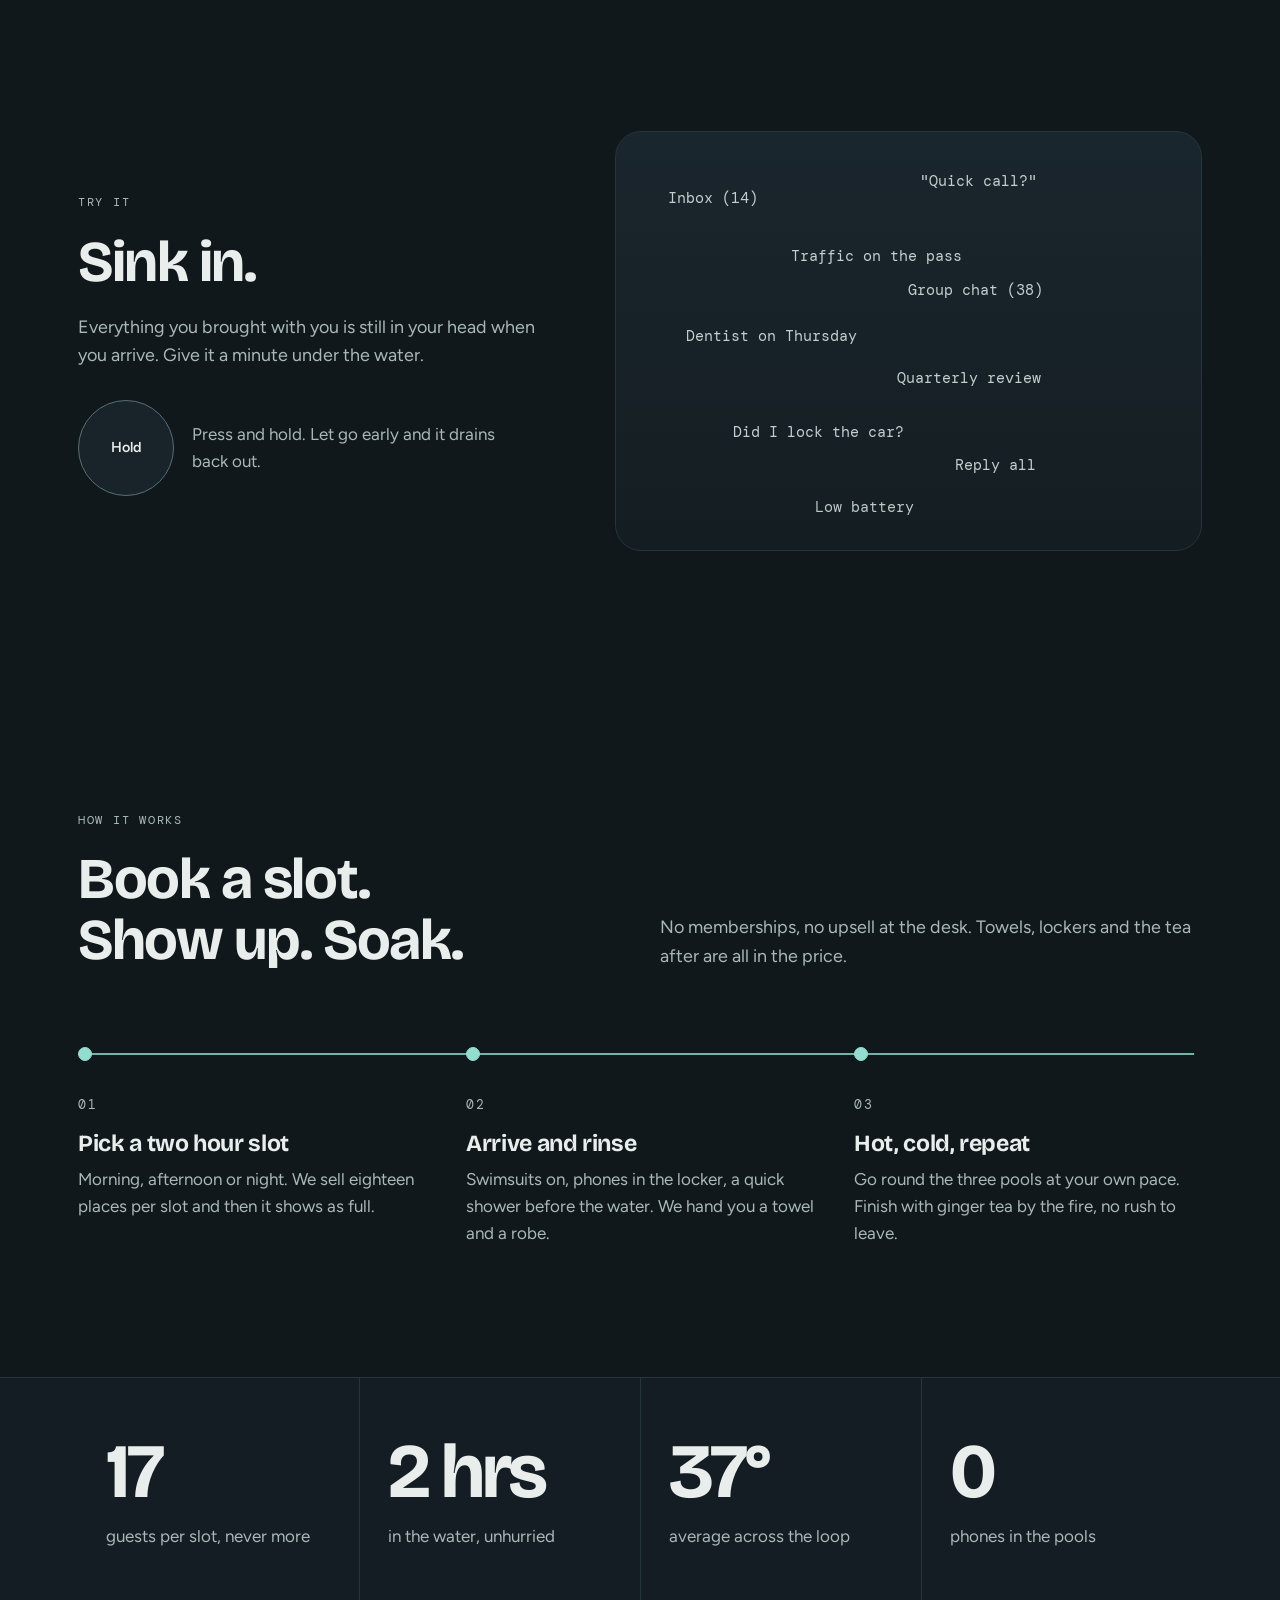
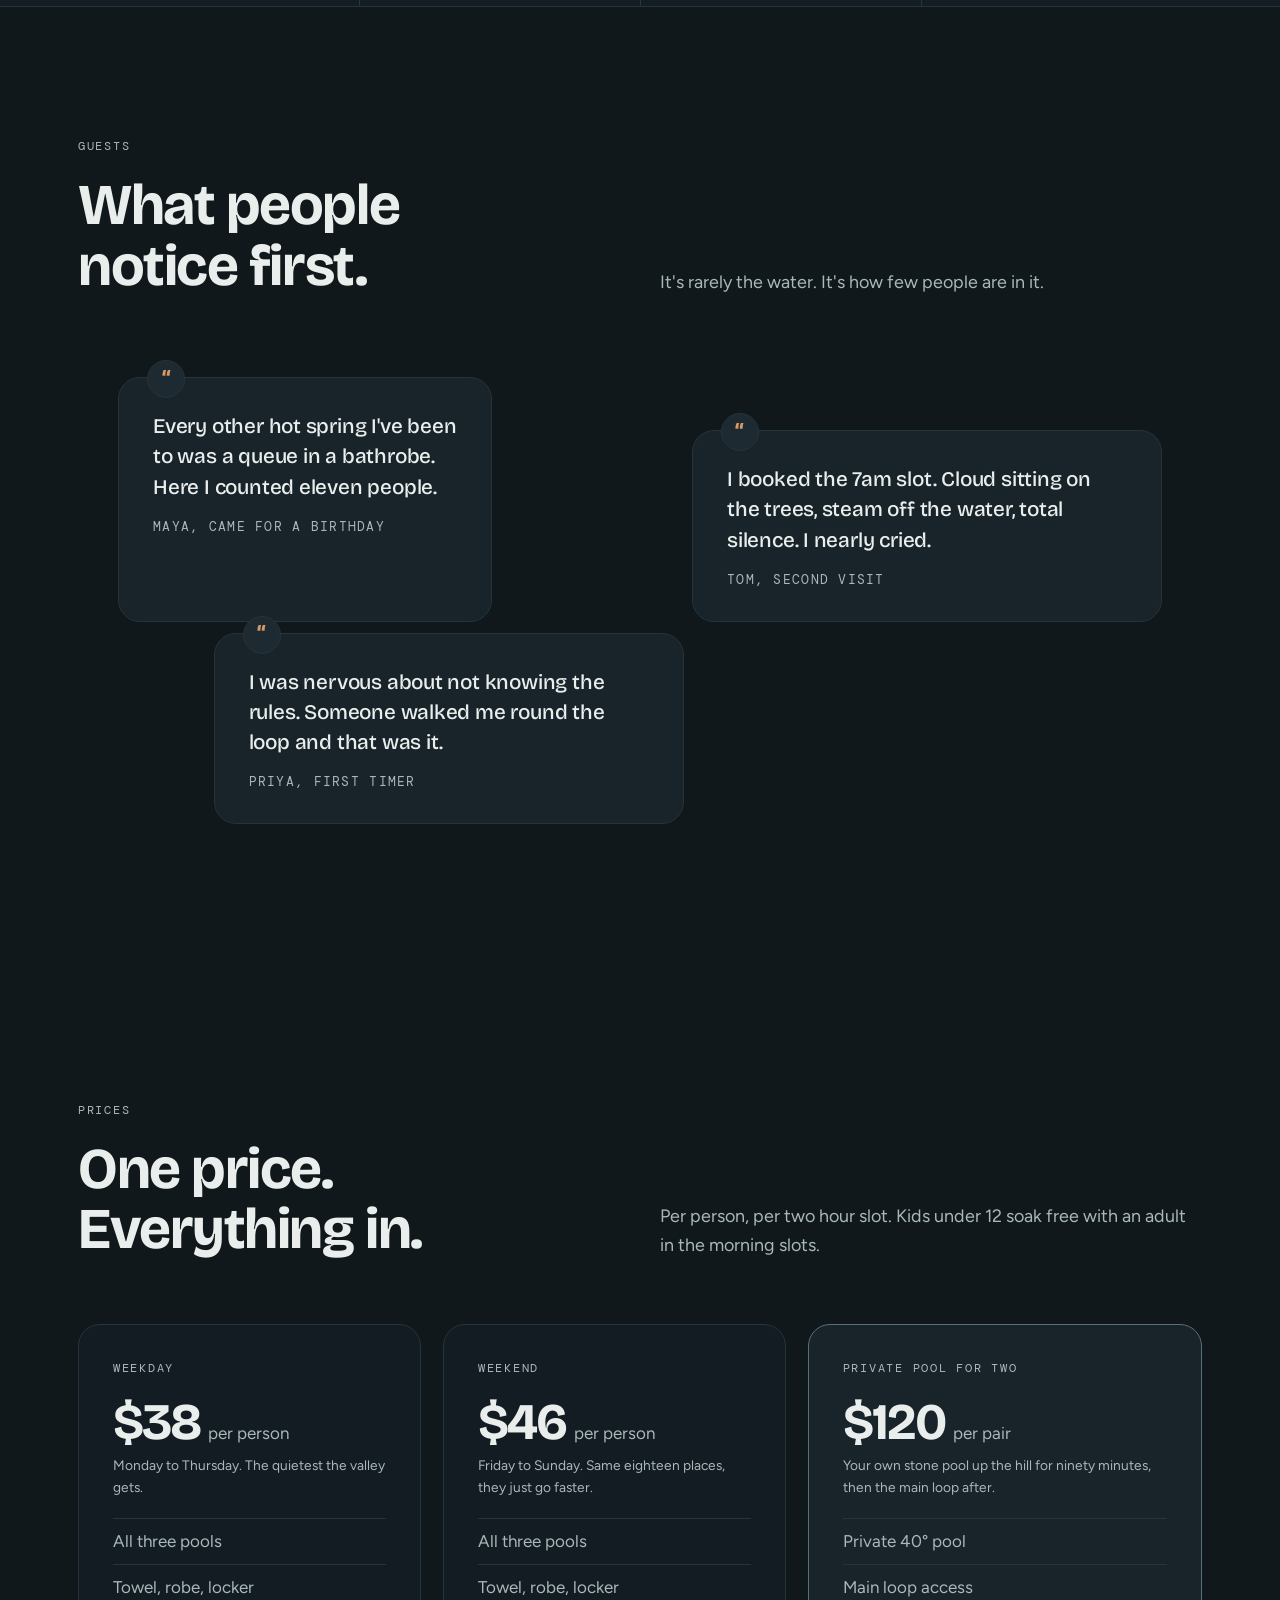
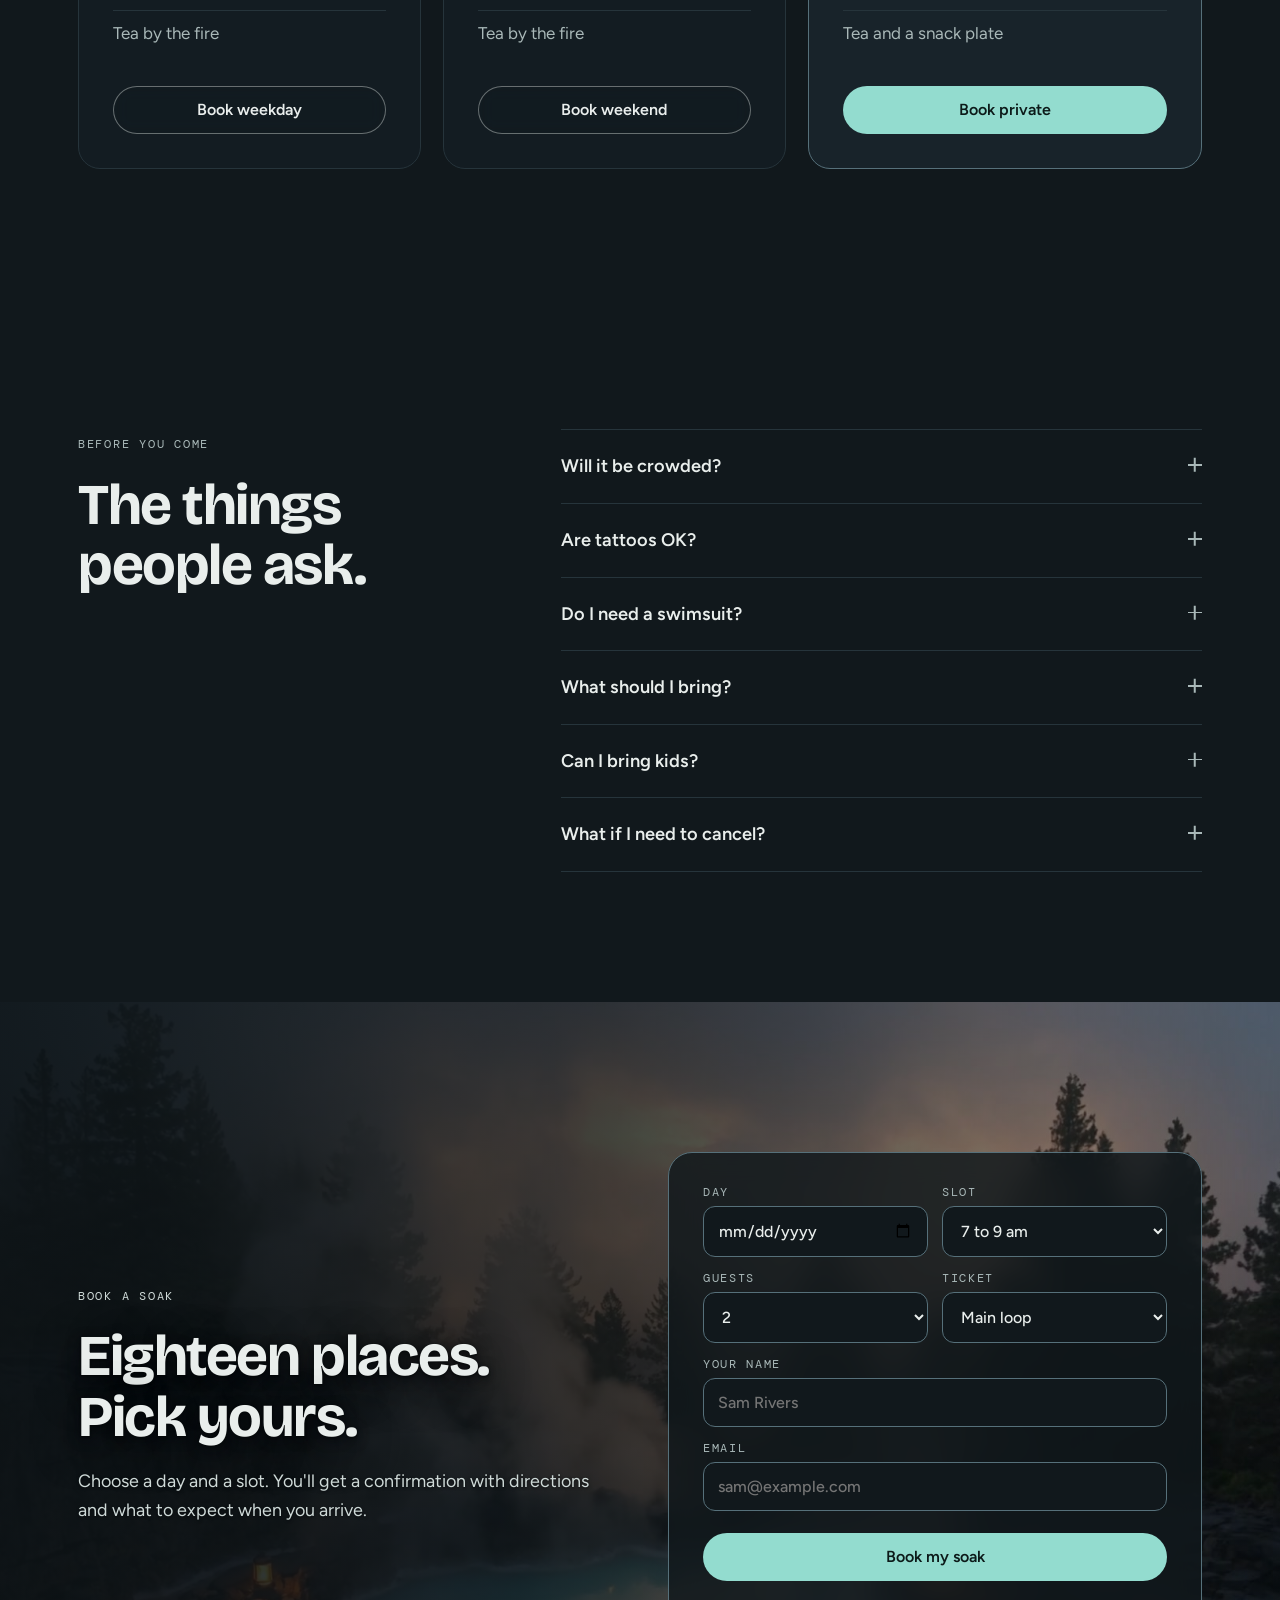
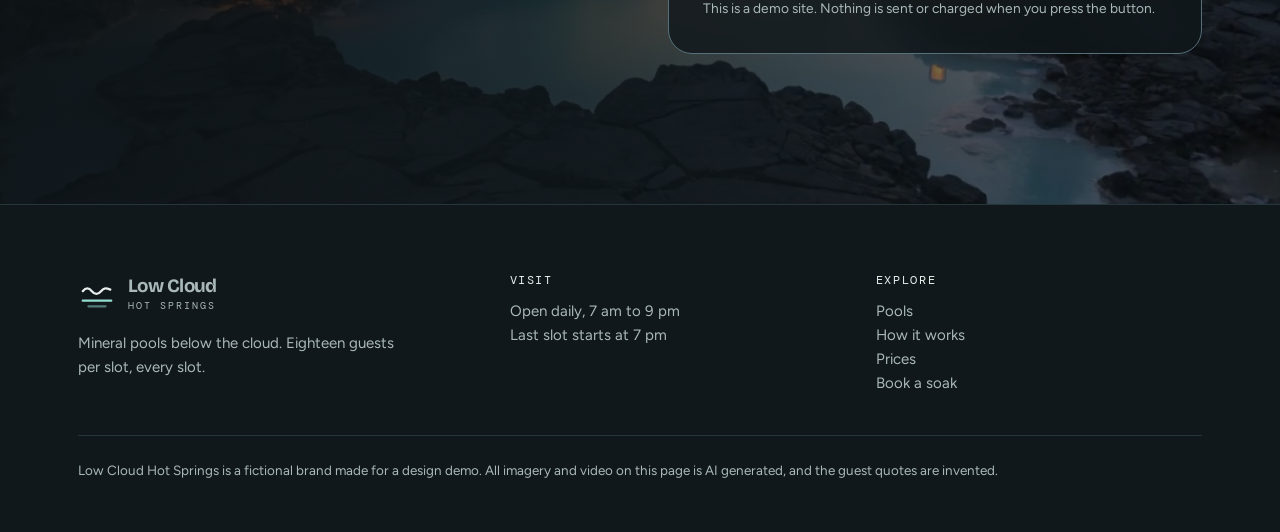
<file: low-cloud/index.html>
<!DOCTYPE html>
<html lang="en">
<head>
<meta charset="utf-8">
<meta name="viewport" content="width=device-width, initial-scale=1">
<title>Low Cloud Hot Springs | Mineral pools below the cloud</title>
<meta name="description" content="Mineral hot spring pools in a quiet pine valley. Eighteen guests per two-hour slot, so there's never a line. Book a soak below the cloud.">
<meta name="theme-color" content="#11181c">
<!-- DEPLOY STEP: replace the two placeholders below with absolute live URLs -->
<meta property="og:title" content="Low Cloud Hot Springs">
<meta property="og:description" content="Mineral pools below the cloud. Eighteen guests per slot. No line.">
<meta property="og:image" content="assets/hero-ending.jpg">
<meta property="og:url" content="https://example.com/">
<link rel="icon" href="data:image/svg+xml,%3Csvg xmlns='http://www.w3.org/2000/svg' viewBox='0 0 32 32'%3E%3Crect width='32' height='32' rx='8' fill='%2311181c'/%3E%3Cpath d='M6 13c2.5-3 5-3 7.5 0s5 3 7.5 0 3-2.4 5-1.4' fill='none' stroke='%23e9eeec' stroke-width='2.2' stroke-linecap='round'/%3E%3Cpath d='M6 21h20' stroke='%2393dccf' stroke-width='2.2' stroke-linecap='round'/%3E%3C/svg%3E">
<link rel="preconnect" href="https://fonts.googleapis.com">
<link rel="preconnect" href="https://fonts.gstatic.com" crossorigin>
<link href="https://fonts.googleapis.com/css2?family=Bricolage+Grotesque:opsz,wght@12..96,500;12..96,700&family=DM+Mono&family=Figtree:wght@400;500;600&display=swap" rel="stylesheet">
<style>
:root{
  --canvas:#11181c; --panel:#18232a; --panel-2:#1d2a31;
  --line:#26343b; --line-strong:#56707a;
  --accent:#93dccf; --accent-hover:#b5ebe1; --accent-muted:rgba(147,220,207,.18);
  --copper:#d99a68;
  --text-secondary:#a9b8b8; --text-primary:#e9eeec; --ink-on-accent:#0c1a19;
  --display:"Bricolage Grotesque",Georgia,serif;
  --body:"Figtree",system-ui,sans-serif;
  --mono:"DM Mono",ui-monospace,monospace;
  --ease-out:cubic-bezier(.16,.84,.3,1);
  --ease-soft:cubic-bezier(.45,.05,.25,1);
  --tshadow:0 1px 2px rgba(5,8,10,.95),0 3px 12px rgba(5,8,10,.78),0 10px 44px rgba(5,8,10,.8);
  --wrap:1180px;
}
*{box-sizing:border-box}
html{overflow-x:hidden;overflow-x:clip;-webkit-text-size-adjust:100%;scroll-behavior:smooth}
body{margin:0;overflow-x:hidden;overflow-x:clip;background:var(--canvas);color:var(--text-primary);
  font-family:var(--body);font-size:17px;line-height:1.6;-webkit-font-smoothing:antialiased;
  animation:pageIn .9s var(--ease-out) both}
@keyframes pageIn{from{opacity:0}to{opacity:1}}
img,svg,video{display:block;max-width:100%}
a{color:inherit}
p{margin:0}
h1,h2,h3{margin:0;font-family:var(--display);font-weight:700;line-height:1.05;letter-spacing:-.025em}
h2{font-size:clamp(2.1rem,4.6vw,3.6rem);text-wrap:balance}
h3{font-size:1.45rem;letter-spacing:-.015em}
.wrap{width:100%;max-width:var(--wrap);margin:0 auto;padding:0 28px}
.label{font-family:var(--mono);font-size:.78rem;letter-spacing:.14em;text-transform:uppercase;color:var(--text-secondary)}
.lede{color:var(--text-secondary);font-size:1.12rem;max-width:52ch}
.sr{position:absolute;width:1px;height:1px;padding:0;margin:-1px;overflow:hidden;clip:rect(0,0,0,0);white-space:nowrap;border:0}
.skip{position:absolute;left:16px;top:-60px;z-index:100;background:var(--accent);color:var(--ink-on-accent);padding:10px 16px;border-radius:10px;font-weight:600;text-decoration:none;transition:top .3s var(--ease-out)}
.skip:focus{top:12px}
:focus-visible{outline:2px solid var(--accent);outline-offset:3px;border-radius:6px}

/* the one environment: slow drifting mist and grain behind everything */
.env{position:fixed;inset:0;z-index:-1;pointer-events:none;overflow:hidden}
.env::before,.env::after{content:"";position:absolute;inset:-30%;
  background:radial-gradient(40% 32% at 30% 40%,rgba(147,220,207,.055),transparent 70%),
             radial-gradient(36% 30% at 72% 64%,rgba(217,154,104,.04),transparent 70%);
  animation:drift 80s var(--ease-soft) infinite alternate;animation-delay:-20s}
.env::after{background:radial-gradient(50% 40% at 60% 30%,rgba(169,184,184,.045),transparent 70%);animation-duration:110s;animation-delay:-55s}
@keyframes drift{from{transform:translate3d(-4%,-2%,0) rotate(0)}to{transform:translate3d(5%,3%,0) rotate(8deg)}}
.grain{position:fixed;inset:0;z-index:-1;pointer-events:none;opacity:.05;
  background-image:url("data:image/svg+xml,%3Csvg xmlns='http://www.w3.org/2000/svg' width='160' height='160'%3E%3Cfilter id='n'%3E%3CfeTurbulence type='fractalNoise' baseFrequency='.9' numOctaves='2' stitchTiles='stitch'/%3E%3C/filter%3E%3Crect width='100%25' height='100%25' filter='url(%23n)'/%3E%3C/svg%3E")}

/* buttons */
.btn{display:inline-flex;align-items:center;justify-content:center;gap:10px;padding:15px 26px;border-radius:999px;
  font:600 1rem/1 var(--body);text-decoration:none;border:1px solid transparent;cursor:pointer;
  transition:background-color .35s var(--ease-out),border-color .35s var(--ease-out),transform .35s var(--ease-out),color .35s var(--ease-out)}
.btn-p{background:var(--accent);color:var(--ink-on-accent)}
.btn-p:hover{background:var(--accent-hover);transform:translateY(-2px)}
.btn-g{color:var(--text-primary);border-color:rgba(233,238,236,.4);background:rgba(17,24,28,.35);backdrop-filter:blur(8px)}
.btn-g:hover{border-color:var(--text-primary);transform:translateY(-2px)}
@media (pointer:coarse){.btn{min-height:44px;display:inline-flex;align-items:center;justify-content:center}}

/* header */
.hdr{position:fixed;top:0;left:0;right:0;z-index:50;transition:background-color .5s var(--ease-out),border-color .5s var(--ease-out);border-bottom:1px solid transparent}
.hdr.solid{background:rgba(17,24,28,.82);backdrop-filter:blur(14px);border-bottom-color:var(--line)}
.hdr .wrap{display:flex;align-items:center;gap:28px;height:72px}
.brand{display:flex;align-items:center;gap:12px;text-decoration:none}
.brand svg{width:38px;height:38px;flex:none}
.brand .cl{transition:transform .6s var(--ease-out)}
.brand:hover .cl{transform:translateY(-2px)}
.wm{font:700 1.18rem/1 var(--display);letter-spacing:-.03em}
.wm small{display:block;font:400 .62rem/1 var(--mono);letter-spacing:.2em;text-transform:uppercase;color:var(--text-secondary);margin-top:5px}
.hdr nav{margin-left:auto;display:flex;align-items:baseline;gap:28px;font-size:.95rem}
.hdr nav a{text-decoration:none;color:var(--text-secondary);transition:color .3s var(--ease-out)}
.hdr nav a:hover{color:var(--text-primary)}
.hdr nav a.btn-p{color:var(--ink-on-accent)}
.hdr .btn{padding:11px 20px;font-size:.92rem}
@media (max-width:860px){.hdr nav a:not(.btn){display:none}}

/* ===== hero ===== */
.hero{position:relative;height:600vh}
.stage{position:sticky;top:0;height:100vh;height:100svh;overflow:hidden;background:#0d1316}
.poster,.hero video{position:absolute;inset:0;width:100%;height:100%;object-fit:cover;background-size:cover;background-position:center}
.hero video{opacity:0;transition:opacity .8s var(--ease-out);will-change:transform;transform:translateZ(0)}
.stage.video-ready video{opacity:1}
.stage.video-failed video{display:none}
.scrim{position:absolute;inset:0;pointer-events:none;background:radial-gradient(ellipse 120% 90% at 50% 45%,rgba(8,12,15,0) 35%,rgba(8,12,15,.62) 100%)}
.stage::after{content:"";position:absolute;left:0;right:0;bottom:0;height:22vh;pointer-events:none;background:linear-gradient(to bottom,rgba(17,24,28,0),var(--canvas))}

.band{position:absolute;z-index:2;opacity:0;text-shadow:var(--tshadow);pointer-events:none}
.band.live{pointer-events:auto}
.band::before{content:"";position:absolute;inset:-60% -40%;z-index:-1;pointer-events:none;opacity:calc(.25 + .75*var(--k,1));
  background:radial-gradient(closest-side,rgba(6,9,12,var(--sa,.62)) 0%,rgba(6,9,12,calc(var(--sa,.62)*.94)) 38%,rgba(6,9,12,calc(var(--sa,.62)*.62)) 60%,rgba(6,9,12,calc(var(--sa,.62)*.26)) 80%,rgba(6,9,12,calc(var(--sa,.62)*.07)) 92%,rgba(6,9,12,0) 100%)}
.band .btn{text-shadow:none}
.band h1,.band .big{font-family:var(--display);font-weight:700;letter-spacing:-.03em;line-height:1.02;margin:0}
.band .big{font-size:clamp(2.4rem,5.4vw,4.6rem);max-width:13ch}
.b1{left:7vw;top:50%;margin-top:-9rem}
.b2{right:7vw;top:58%;margin-top:-2rem;text-align:right}
.b3{left:7vw;top:50%;margin-top:-8rem}
.b4{left:0;right:0;top:16vh;text-align:center}
.b4 h1{font-size:clamp(2.6rem,6vw,5.2rem);max-width:16ch;margin:0 auto;text-wrap:balance}
.b4 .sub{font-size:1.15rem;color:#d5dedc;max-width:46ch;margin:20px auto 0;text-wrap:balance}
.b4 .row{display:flex;gap:14px;justify-content:center;margin-top:30px;flex-wrap:wrap}
.b1 .label,.b3 .label{color:#cfdad8;margin-bottom:18px;display:block}
.b3 .small{font-size:1.2rem;color:#d5dedc;margin-top:18px;max-width:30ch}

/* split text */
.w{display:inline-block;white-space:nowrap}
.c{display:inline-block}
/* (c) blur to sharp: two stacked copies, opacity only */
.fx-blur{display:grid}
.fx-blur>*{grid-area:1/1}
.fx-blur .soft{filter:blur(10px);opacity:calc(1 - var(--k,0))}
.fx-blur .sharp{opacity:var(--k,0)}
/* (f) drift down per word */
.fx-drift .w{--kc:clamp(0,(var(--k,0) - var(--th,0))*2.8,1);opacity:var(--kc);transform:translateY(calc((1 - var(--kc))*-28px))}
/* (a) scatter per character: vapour condensing */
.fx-scatter .c{--kc:clamp(0,(var(--k,0) - var(--th,0))*2.6,1);opacity:var(--kc);
  transform:translate(calc((1 - var(--kc))*var(--jx,0px)),calc((1 - var(--kc))*var(--jy,0px))) rotate(calc((1 - var(--kc))*var(--jr,0deg)))}
/* (e) word rise into a staged settle */
.fx-rise .w{--kc:clamp(0,(var(--k,0) - var(--th,0))*3,1);opacity:var(--kc);transform:translateY(calc((1 - var(--kc))*.5em))}
.b4 .sub{--ks:clamp(0,(var(--k,0) - .62)*4,1);opacity:var(--ks);transform:translateY(calc((1 - var(--ks))*14px))}
.b4 .row{--kb:clamp(0,(var(--k,0) - .76)*5,1);opacity:var(--kb);transform:translateY(calc((1 - var(--kb))*14px))}
.fx-rise h1{padding-bottom:.12em;margin-bottom:-.12em}

/* loading ring and scroll cue */
.ring{position:absolute;right:28px;bottom:28px;width:44px;height:44px;color:var(--accent);z-index:3;transition:opacity .6s var(--ease-out)}
.ring circle.track{stroke:rgba(233,238,236,.18)}
.ring circle.fill{transform:rotate(-90deg);transform-origin:24px 24px}
.stage.video-ready .ring{opacity:0}
.cue{position:absolute;left:50%;bottom:26px;z-index:3;transform:translateX(-50%);display:flex;flex-direction:column;align-items:center;gap:8px;
  font:400 .7rem/1 var(--mono);letter-spacing:.2em;text-transform:uppercase;color:#cfdad8;text-shadow:var(--tshadow);transition:opacity .5s var(--ease-out)}
.cue i{display:block;width:1px;height:34px;background:linear-gradient(var(--accent),transparent);animation:cue 2.6s var(--ease-soft) infinite;animation-delay:-.8s;transform-origin:top}
@keyframes cue{0%{transform:scaleY(0);opacity:1}60%{transform:scaleY(1);opacity:1}100%{transform:scaleY(1);opacity:0}}
.cue.gone{opacity:0}
@media (max-height:560px){.cue,.ring{display:none}}

/* static hero: the five gates, identical strings to the JS */
.static-copy{display:none}
@media (max-width: 720px), (orientation: portrait) and (max-width: 1024px), (orientation: portrait) and (pointer: coarse), (orientation: landscape) and (pointer: coarse) and (max-height: 560px), (prefers-reduced-motion: reduce){
  .hero{height:auto}
  .stage{position:relative;height:auto;min-height:100svh;display:flex;align-items:flex-start}
  .stage .poster{background-image:url("assets/hero-ending.jpg");background-position:50% 100%}
  .stage video,.band,.ring,.cue{display:none}
  .stage .scrim{background:linear-gradient(to bottom,rgba(8,12,15,.82) 0%,rgba(8,12,15,.6) 42%,rgba(8,12,15,0) 70%)}
  .static-copy{display:block;position:relative;z-index:2;padding:120px 22px 72px;text-shadow:var(--tshadow);width:100%}
  .static-copy h1{font-size:clamp(2.4rem,9vw,3.6rem);max-width:12ch}
  .static-copy p{color:#d5dedc;font-size:1.08rem;margin-top:16px;max-width:34ch}
  .static-copy .btn{margin-top:26px;text-shadow:none}
}

/* ===== sections ===== */
section.sec{position:relative;padding:130px 0}
.sec-head{display:grid;grid-template-columns:1fr 1fr;gap:40px;align-items:end;margin-bottom:64px}
.sec-head .label{display:block;margin-bottom:18px}
@media (max-width:860px){.sec-head{grid-template-columns:1fr;gap:20px}section.sec{padding:96px 0}}

/* contour divider that draws itself on entry */
.contour{width:100%;height:60px;color:var(--line-strong);opacity:.7}
.contour path{fill:none;stroke:currentColor;stroke-width:1;stroke-dasharray:1;stroke-dashoffset:1;transition:stroke-dashoffset 2.4s var(--ease-soft)}
.contour path:nth-child(2){transition-delay:.25s;opacity:.6}
.contour path:nth-child(3){transition-delay:.5s;opacity:.35}
.contour.in path{stroke-dashoffset:0}

/* entrances */
.rv{opacity:0;transform:translateY(26px);transition:opacity 1s var(--ease-out),transform 1s var(--ease-out)}
.rv.in{opacity:1;transform:none}

/* pools: three equal cards */
.pools{display:grid;grid-template-columns:repeat(3,1fr);gap:22px}
.pool{position:relative;background:var(--panel);border:1px solid var(--line);border-radius:22px;overflow:hidden;
  opacity:0;transform:translateY(34px);transition:opacity 1s var(--ease-out),transform 1s var(--ease-out),border-color .4s var(--ease-out)}
.pools.in .pool{opacity:1;transform:none}
.pools.in .pool:nth-child(2){transition-delay:.12s,.12s,0s}
.pools.in .pool:nth-child(3){transition-delay:.24s,.24s,0s}
.pools.done .pool:nth-child(n){transition-delay:0s,0s,0s}
.pool:hover{border-color:var(--line-strong)}
.pool figure{margin:0;position:relative;aspect-ratio:4/3;overflow:hidden}
.pool img{width:100%;height:100%;object-fit:cover;transition:transform 1.4s var(--ease-out)}
.pool:hover img{transform:scale(1.04)}
.steam{position:absolute;inset:0;pointer-events:none}
.steam span{position:absolute;bottom:-20px;width:70px;height:70px;border-radius:50%;background:rgba(233,238,236,.16);filter:blur(16px);opacity:0}
.alive .steam span{animation:rise 9s linear infinite}
.steam span:nth-child(1){left:18%;animation-delay:-2s}
.steam span:nth-child(2){left:48%;animation-delay:-5.5s;animation-duration:11s}
.steam span:nth-child(3){left:72%;animation-delay:-8s}
@keyframes rise{0%{transform:translateY(0) scale(.7);opacity:0}25%{opacity:.9}100%{transform:translateY(-240px) scale(1.6);opacity:0}}
.pool .txt{padding:26px 26px 30px}
.pool .temp{display:flex;align-items:baseline;justify-content:space-between;margin-bottom:12px}
.pool .temp b{font:700 2.4rem/1 var(--display);letter-spacing:-.03em}
.pool .temp b.hot{color:var(--copper)}
.pool .temp b.cold{color:#9cc4e0}
.pool p{color:var(--text-secondary)}
@media (max-width:900px){.pools{grid-template-columns:1fr}}

/* the one interactive moment: hold to sink in */
.sink{display:grid;grid-template-columns:.9fr 1.1fr;gap:56px;align-items:center}
.sink .lede{margin-top:20px}
.tank{position:relative;height:420px;border-radius:26px;overflow:hidden;background:linear-gradient(#1a262d,#141d22);border:1px solid var(--line);--p:0}
.noise{position:absolute;inset:0}
.noise span{position:absolute;font:400 .95rem/1 var(--mono);color:#c3cfcd;white-space:nowrap;
  opacity:clamp(0,(var(--y) - var(--p)*1.08)*8,1);transition:opacity .2s linear}
.water{position:absolute;left:0;right:0;bottom:0;height:100%;transform-origin:bottom;transform:scaleY(var(--p));
  background:linear-gradient(to top,rgba(147,220,207,.55),rgba(147,220,207,.22) 70%,rgba(147,220,207,.32))}
.water::before{content:"";position:absolute;left:0;right:0;top:0;height:2px;background:rgba(220,245,240,.8)}
.quiet{position:absolute;inset:0;display:flex;flex-direction:column;align-items:center;justify-content:center;text-align:center;gap:10px}
.quiet b{font:700 clamp(3rem,6vw,4.6rem)/1 var(--display);letter-spacing:-.04em;color:var(--ink-on-accent);opacity:0;transform:translateY(16px) scale(.96);transition:opacity .9s var(--ease-out),transform .9s var(--ease-out)}
.quiet small{font:500 1rem/1.4 var(--body);color:#123331;opacity:0;transform:translateY(10px);transition:opacity .9s var(--ease-out) .25s,transform .9s var(--ease-out) .25s}
.tank.done .quiet b,.tank.done .quiet small{opacity:1;transform:none}
.hold{margin-top:30px;display:flex;align-items:center;gap:18px}
.hold-btn{position:relative;flex:none;width:96px;height:96px;border-radius:50%;border:1px solid var(--line-strong);background:var(--panel);color:var(--text-primary);
  font:600 .9rem/1.2 var(--body);cursor:pointer;touch-action:none;-webkit-user-select:none;user-select:none;transition:transform .3s var(--ease-out),border-color .3s var(--ease-out)}
.hold-btn:hover{border-color:var(--accent)}
.hold-btn.on{transform:scale(.95)}
.hold-btn svg{position:absolute;inset:-6px;width:108px;height:108px;pointer-events:none}
.hold-btn circle{fill:none;stroke:var(--accent);stroke-width:2;stroke-dasharray:1;stroke-dashoffset:calc(1 - var(--p,0));transform:rotate(-90deg);transform-origin:center}
.hold p{color:var(--text-secondary);max-width:28ch}
@media (max-width:900px){.sink{grid-template-columns:1fr;gap:36px}.tank{height:340px}.noise span{font-size:.82rem}}

/* how it works: horizontal steps with a self-drawing line */
.steps{position:relative;display:grid;grid-template-columns:repeat(3,1fr);gap:40px;padding-top:56px}
.steps svg.track{position:absolute;left:0;top:0;width:100%;height:40px;overflow:visible}
.steps svg.track path{fill:none;stroke:var(--accent);stroke-width:1.5;stroke-dasharray:1;stroke-dashoffset:var(--draw,1)}
.steps svg.track path.base{stroke:var(--line);stroke-dashoffset:0}
.step{position:relative}
.step .dot{position:absolute;top:-56px;left:0;width:14px;height:14px;margin-top:13px;border-radius:50%;background:var(--canvas);border:1.5px solid var(--line-strong);transition:border-color .5s var(--ease-out),background-color .5s var(--ease-out)}
.step.lit .dot{border-color:var(--accent);background:var(--accent)}
.step .n{font:400 .8rem/1 var(--mono);color:var(--text-secondary);letter-spacing:.14em}
.step h3{margin:14px 0 10px}
.step p{color:var(--text-secondary)}
@media (max-width:860px){.steps{grid-template-columns:1fr;padding-top:0;padding-left:34px;gap:44px}.steps svg.track{display:none}
  .steps::before{content:"";position:absolute;left:6px;top:6px;bottom:6px;width:1.5px;background:var(--line)}
  .step .dot{top:4px;left:-34px;margin-top:0}}

/* numbers: one large band, different skeleton */
.numbers{border-top:1px solid var(--line);border-bottom:1px solid var(--line);background:rgba(24,35,42,.5)}
.numgrid{display:grid;grid-template-columns:repeat(4,1fr)}
.num{padding:56px 28px;border-left:1px solid var(--line)}
.num:first-child{border-left:0}
.num b{display:block;font:700 clamp(3rem,6vw,4.8rem)/1 var(--display);letter-spacing:-.04em}
.num span{display:block;margin-top:12px;color:var(--text-secondary);max-width:20ch}
@media (max-width:860px){.numgrid{grid-template-columns:1fr 1fr}.num:nth-child(3){border-left:0}.num:nth-child(n+3){border-top:1px solid var(--line)}}

/* quotes: staggered, offset column */
.quotes{display:grid;grid-template-columns:repeat(12,1fr);gap:24px}
.quote{grid-column:span 5;background:var(--panel);border:1px solid var(--line);border-radius:22px;padding:34px;position:relative}
.quote:nth-child(2){grid-column:7 / span 6;margin-top:70px}
.quote:nth-child(3){grid-column:2 / span 6;margin-top:-30px}
.quote blockquote{margin:0;font:500 1.3rem/1.45 var(--display);letter-spacing:-.01em}
.quote cite{display:block;margin-top:18px;font:400 .8rem/1 var(--mono);color:var(--text-secondary);font-style:normal;letter-spacing:.1em;text-transform:uppercase}
.quote .mk{position:absolute;top:-18px;left:28px;width:38px;height:38px;border-radius:50%;background:var(--panel-2);border:1px solid var(--line);display:grid;place-items:center;color:var(--copper);font:700 1.4rem/1 var(--display)}
.quote .mk::after{content:"";position:absolute;inset:-6px;border-radius:50%;box-shadow:0 0 22px rgba(217,154,104,.35);opacity:0}
.alive .quote .mk::after{animation:glow 5s var(--ease-soft) infinite alternate}
.quote:nth-child(2) .mk::after{animation-delay:-1.7s}
.quote:nth-child(3) .mk::after{animation-delay:-3.3s}
@keyframes glow{from{opacity:0}to{opacity:1}}
@media (max-width:860px){.quote,.quote:nth-child(2),.quote:nth-child(3){grid-column:1 / -1;margin-top:0}}

/* prices */
.prices{display:grid;grid-template-columns:1fr 1fr 1.15fr;gap:22px;align-items:stretch}
.price{border:1px solid var(--line);border-radius:22px;padding:34px;display:flex;flex-direction:column;background:rgba(24,35,42,.45)}
.price.feat{background:var(--panel);border-color:var(--line-strong);position:relative}
.price.feat::before{content:"";position:absolute;inset:-1px;border-radius:22px;box-shadow:0 0 60px rgba(147,220,207,.14);opacity:0;pointer-events:none}
.alive .price.feat::before{animation:glow 6s var(--ease-soft) infinite alternate;animation-delay:-2s}
.price .amt{display:flex;align-items:baseline;gap:8px;margin:18px 0 6px}
.price .amt b{font:700 3.2rem/1 var(--display);letter-spacing:-.04em}
.price .amt span{color:var(--text-secondary)}
.price ul{list-style:none;padding:0;margin:20px 0 30px;color:var(--text-secondary)}
.price li{padding:9px 0;border-top:1px solid var(--line)}
.price .btn{margin-top:auto}
@media (max-width:900px){.prices{grid-template-columns:1fr}}

/* faq */
.faq{display:grid;grid-template-columns:.8fr 1.2fr;gap:56px}
.faq details{border-top:1px solid var(--line)}
.faq details:last-child{border-bottom:1px solid var(--line)}
.faq summary{list-style:none;cursor:pointer;display:flex;justify-content:space-between;align-items:baseline;gap:20px;padding:24px 0;font:600 1.14rem/1.35 var(--body)}
.faq summary::-webkit-details-marker{display:none}
.faq summary i{flex:none;width:14px;height:14px;position:relative}
.faq summary i::before,.faq summary i::after{content:"";position:absolute;left:0;top:6px;width:14px;height:1.5px;background:var(--text-secondary);transition:transform .4s var(--ease-out)}
.faq summary i::after{transform:rotate(90deg)}
.faq details[open] summary i::after{transform:rotate(0)}
.faq .ans{color:var(--text-secondary);padding:0 0 24px;max-width:60ch;animation:ans .5s var(--ease-out)}
@keyframes ans{from{opacity:0;transform:translateY(-6px)}to{opacity:1;transform:none}}
@media (max-width:860px){.faq{grid-template-columns:1fr;gap:24px}}

/* book: ending frame as the room */
.book{position:relative;padding:150px 0;overflow:hidden}
.book .bg{position:absolute;inset:0;background:url("assets/hero-ending.jpg") center 70%/cover;transform:scale(1.06)}
.alive.book .bg{animation:breathe 30s var(--ease-soft) infinite alternate;animation-delay:-8s}
@keyframes breathe{from{transform:scale(1.06)}to{transform:scale(1.13) translateY(-1.5%)}}
.book .bg::after{content:"";position:absolute;inset:0;background:linear-gradient(90deg,rgba(13,19,22,.92) 0%,rgba(13,19,22,.78) 48%,rgba(13,19,22,.35) 100%)}
.book .wrap{position:relative;display:grid;grid-template-columns:1fr 1fr;gap:56px;align-items:center}
.book h2{text-shadow:var(--tshadow)}
.book .lede{color:#cfdad8;margin-top:20px;text-shadow:0 1px 3px rgba(5,8,10,.8)}
form.card{background:rgba(17,24,28,.82);backdrop-filter:blur(14px);border:1px solid var(--line-strong);border-radius:24px;padding:34px;display:grid;gap:16px}
.field{display:grid;gap:7px;min-width:0}
.field label{font:400 .74rem/1 var(--mono);letter-spacing:.14em;text-transform:uppercase;color:var(--text-secondary)}
.field input,.field select{width:100%;font:500 1rem/1.2 var(--body);color:var(--text-primary);background:var(--canvas);border:1px solid var(--line-strong);border-radius:12px;padding:14px 14px;transition:border-color .3s var(--ease-out)}
.field input:focus,.field select:focus{border-color:var(--accent);outline:none}
.two{display:grid;grid-template-columns:1fr 1fr;gap:14px}
form.card .btn{width:100%;margin-top:6px}
.note{font-size:.86rem;color:var(--text-secondary)}
.ok{display:none;text-align:center;padding:30px 10px}
.ok b{display:block;font:700 2rem/1.1 var(--display);letter-spacing:-.03em;margin-bottom:12px}
form.card.sent>*:not(.ok){display:none}
form.card.sent .ok{display:block;animation:ans .7s var(--ease-out)}
@media (max-width:480px){.two{grid-template-columns:1fr}}
@media (max-width:900px){.book .wrap{grid-template-columns:1fr}.book .bg::after{background:linear-gradient(rgba(13,19,22,.7),rgba(13,19,22,.92))}}

/* footer */
footer{padding:70px 0 50px;border-top:1px solid var(--line);color:var(--text-secondary);font-size:.94rem}
footer .wrap{display:grid;grid-template-columns:1.2fr 1fr 1fr;gap:40px}
footer h4{margin:0 0 12px;font:400 .74rem/1 var(--mono);letter-spacing:.14em;text-transform:uppercase;color:var(--text-primary)}
footer a{text-decoration:none}
footer a:hover{color:var(--text-primary)}
footer .fine{grid-column:1/-1;border-top:1px solid var(--line);padding-top:24px;font-size:.84rem}
@media (max-width:760px){footer .wrap{grid-template-columns:1fr}}

body.paused *,body.paused *::before,body.paused *::after{animation-play-state:paused !important}

@media (prefers-reduced-motion: reduce){
  *,*::before,*::after{animation:none !important;transition:none !important;transition-delay:0s !important;scroll-behavior:auto !important}
  .rv,.pool{opacity:1 !important;transform:none !important}
  .contour path{stroke-dashoffset:0}
}
</style>
</head>
<body>
<a class="skip" href="#main">Skip to content</a>
<div class="env" aria-hidden="true"></div>
<div class="grain" aria-hidden="true"></div>

<header class="hdr" id="hdr">
  <div class="wrap">
    <a class="brand" href="#top" aria-label="Low Cloud Hot Springs, back to top">
      <svg viewBox="0 0 40 40" aria-hidden="true">
        <path class="cl" d="M5 17c3.2-3.8 6.4-3.8 9.6 0s6.4 3.8 9.6 0 5.5-3.4 9.8-1.6" fill="none" stroke="#e9eeec" stroke-width="2.4" stroke-linecap="round"/>
        <path d="M5 27h30" stroke="#93dccf" stroke-width="2.4" stroke-linecap="round"/>
        <path d="M11 33h18" stroke="#93dccf" stroke-width="2.4" stroke-linecap="round" opacity=".5"/>
      </svg>
      <span class="wm">Low Cloud<small>Hot Springs</small></span>
    </a>
    <nav aria-label="Main">
      <a href="#pools">Pools</a>
      <a href="#how">How it works</a>
      <a href="#prices">Prices</a>
      <a href="#faq">FAQ</a>
      <a class="btn btn-p" href="#book">Book a soak</a>
    </nav>
  </div>
</header>

<main id="main" tabindex="-1">

<section class="hero" id="top" aria-label="Intro">
  <div class="stage" id="stage">
    <div class="poster" id="poster" aria-hidden="true"></div>
    <video id="hero" preload="none" muted playsinline aria-hidden="true" tabindex="-1"></video>
    <div class="scrim" aria-hidden="true"></div>

    <div class="band b1" data-a="0" data-b="0.20" style="--sa:.74">
      <span class="label">Low Cloud Hot Springs</span>
      <div class="fx-blur">
        <p class="big soft" aria-hidden="true">Up here, the week is still going.</p>
        <p class="big sharp">Up here, the week is still going.</p>
      </div>
    </div>

    <div class="band b2" data-a="0.25" data-b="0.47" style="--sa:.86">
      <p class="big fx-drift split" data-seed="7" style="margin-left:auto">So sink through it.</p>
    </div>

    <div class="band b3" data-a="0.52" data-b="0.74" style="--sa:.74">
      <p class="big fx-scatter split chars" data-seed="21">Underneath, it's quiet.</p>
      <p class="small fx-scatter split chars" data-seed="5">Eighteen people. Two hours. No line.</p>
    </div>

    <div class="band b4" data-a="0.80" data-b="1" style="--sa:.66">
      <h1 class="fx-rise split" data-seed="3">Book a soak below the cloud.</h1>
      <p class="sub">Mineral pools at 40°C in a pine valley you can't hear the road from.</p>
      <div class="row">
        <a class="btn btn-p" href="#book">Book a soak</a>
        <a class="btn btn-g" href="#pools">See the pools</a>
      </div>
    </div>

    <svg class="ring" viewBox="0 0 48 48" aria-hidden="true">
      <circle class="track" cx="24" cy="24" r="20" fill="none" stroke-width="3"/>
      <circle class="fill" cx="24" cy="24" r="20" fill="none" stroke="currentColor" stroke-width="3" stroke-linecap="round" stroke-dasharray="126" style="stroke-dashoffset:var(--ld,126)"/>
    </svg>
    <div class="cue" id="cue" aria-hidden="true">Scroll down<i></i></div>

    <div class="static-copy">
      <h1>Book a soak below the cloud.</h1>
      <p>Mineral pools at 40°C. Eighteen guests per slot, so there's never a line.</p>
      <a class="btn btn-p" href="#book">Book a soak</a>
    </div>
  </div>
</section>

<section class="sec" id="pools" aria-labelledby="pools-h">
  <div class="wrap">
    <div class="sec-head rv">
      <div>
        <span class="label">The water</span>
        <h2 id="pools-h">Three pools. One loop.</h2>
      </div>
      <p class="lede">Hot, warmer, cold. Most people go round the loop three or four times in a slot. The water comes up from the ground at 52°C and cools as it moves downhill.</p>
    </div>
    <div class="pools" id="poolGrid">
      <article class="pool">
        <figure><img src="assets/pool-ember.jpg" alt="A small rock pool glowing copper under lantern light, steam rising" loading="lazy" width="1600" height="1194">
          <div class="steam" aria-hidden="true"><span></span><span></span><span></span></div></figure>
        <div class="txt">
          <div class="temp"><h3>The Ember</h3><b class="hot">41°</b></div>
          <p>The hottest pool, closest to the spring. Small, lantern lit, and best in ten minute rounds.</p>
        </div>
      </article>
      <article class="pool">
        <figure><img src="assets/pool-milk.jpg" alt="A wide milky turquoise pool among dark basalt rocks and pines" loading="lazy" width="1600" height="1194">
          <div class="steam" aria-hidden="true"><span></span><span></span><span></span></div></figure>
        <div class="txt">
          <div class="temp"><h3>The Milk</h3><b>38°</b></div>
          <p>The big one. The minerals turn the water a soft blue white. This is where you lose track of time.</p>
        </div>
      </article>
      <article class="pool">
        <figure><img src="assets/pool-plunge.jpg" alt="A clear cold stream pool under pine trees with stone steps" loading="lazy" width="1600" height="1194">
          <div class="steam" aria-hidden="true"><span></span><span></span><span></span></div></figure>
        <div class="txt">
          <div class="temp"><h3>The Plunge</h3><b class="cold">12°</b></div>
          <p>Fed by the stream off the ridge. Thirty seconds in here and the hot pools feel brand new.</p>
        </div>
      </article>
    </div>
  </div>
</section>

<svg class="contour" viewBox="0 0 1200 60" preserveAspectRatio="none" aria-hidden="true">
  <path pathLength="1" d="M0 30 C 150 10, 300 50, 450 30 S 750 10, 900 30 S 1100 50, 1200 26"/>
  <path pathLength="1" d="M0 38 C 160 20, 310 56, 460 38 S 760 20, 910 38 S 1110 56, 1200 34"/>
  <path pathLength="1" d="M0 22 C 140 4, 290 42, 440 22 S 740 4, 890 22 S 1090 42, 1200 18"/>
</svg>

<section class="sec" id="sink" aria-labelledby="sink-h">
  <div class="wrap sink">
    <div class="rv">
      <span class="label">Try it</span>
      <h2 id="sink-h" style="margin-top:18px">Sink in.</h2>
      <p class="lede">Everything you brought with you is still in your head when you arrive. Give it a minute under the water.</p>
      <div class="hold">
        <button class="hold-btn" id="holdBtn" type="button" aria-describedby="holdHint">
          <svg viewBox="0 0 108 108" aria-hidden="true"><circle cx="54" cy="54" r="51" pathLength="1"/></svg>
          Hold
        </button>
        <p id="holdHint">Press and hold. Let go early and it drains back out.</p>
      </div>
    </div>
    <div class="tank rv" id="tank" aria-live="polite">
      <div class="noise" aria-hidden="true">
        <span style="left:9%;top:14%;--y:.86">Inbox (14)</span>
        <span style="left:52%;top:10%;--y:.9">"Quick call?"</span>
        <span style="left:30%;top:28%;--y:.72">Traffic on the pass</span>
        <span style="left:50%;top:36%;--y:.64">Group chat (38)</span>
        <span style="left:12%;top:47%;--y:.53">Dentist on Thursday</span>
        <span style="left:48%;top:57%;--y:.43">Quarterly review</span>
        <span style="left:20%;top:70%;--y:.3">Did I lock the car?</span>
        <span style="left:58%;top:78%;--y:.22">Reply all</span>
        <span style="left:34%;top:88%;--y:.12">Low battery</span>
      </div>
      <div class="water" aria-hidden="true"></div>
      <div class="quiet"><b>Quiet.</b><small>That's the whole point.</small></div>
    </div>
  </div>
</section>

<section class="sec" id="how" aria-labelledby="how-h">
  <div class="wrap">
    <div class="sec-head rv">
      <div>
        <span class="label">How it works</span>
        <h2 id="how-h">Book a slot. Show up. Soak.</h2>
      </div>
      <p class="lede">No memberships, no upsell at the desk. Towels, lockers and the tea after are all in the price.</p>
    </div>
    <div class="steps" id="steps">
      <svg class="track" viewBox="0 0 1000 40" preserveAspectRatio="none" aria-hidden="true">
        <path class="base" pathLength="1" d="M7 20 H 993"/>
        <path id="stepLine" pathLength="1" d="M7 20 H 993"/>
      </svg>
      <div class="step" data-at="0.02"><span class="dot"></span><span class="n">01</span><h3>Pick a two hour slot</h3><p>Morning, afternoon or night. We sell eighteen places per slot and then it shows as full.</p></div>
      <div class="step" data-at="0.45"><span class="dot"></span><span class="n">02</span><h3>Arrive and rinse</h3><p>Swimsuits on, phones in the locker, a quick shower before the water. We hand you a towel and a robe.</p></div>
      <div class="step" data-at="0.9"><span class="dot"></span><span class="n">03</span><h3>Hot, cold, repeat</h3><p>Go round the three pools at your own pace. Finish with ginger tea by the fire, no rush to leave.</p></div>
    </div>
  </div>
</section>

<section class="numbers" aria-label="Low Cloud in numbers">
  <div class="wrap numgrid">
    <div class="num"><b data-to="18">0</b><span>guests per slot, never more</span></div>
    <div class="num"><b data-to="2" data-suffix=" hrs">0</b><span>in the water, unhurried</span></div>
    <div class="num"><b data-to="40" data-suffix="°">0</b><span>average across the loop</span></div>
    <div class="num"><b data-to="0">0</b><span>phones in the pools</span></div>
  </div>
</section>

<section class="sec" aria-labelledby="q-h">
  <div class="wrap">
    <div class="sec-head rv">
      <div>
        <span class="label">Guests</span>
        <h2 id="q-h">What people notice first.</h2>
      </div>
      <p class="lede">It's rarely the water. It's how few people are in it.</p>
    </div>
    <div class="quotes">
      <figure class="quote rv"><span class="mk" aria-hidden="true">“</span><blockquote>Every other hot spring I've been to was a queue in a bathrobe. Here I counted eleven people.</blockquote><cite>Maya, came for a birthday</cite></figure>
      <figure class="quote rv"><span class="mk" aria-hidden="true">“</span><blockquote>I booked the 7am slot. Cloud sitting on the trees, steam off the water, total silence. I nearly cried.</blockquote><cite>Tom, second visit</cite></figure>
      <figure class="quote rv"><span class="mk" aria-hidden="true">“</span><blockquote>I was nervous about not knowing the rules. Someone walked me round the loop and that was it.</blockquote><cite>Priya, first timer</cite></figure>
    </div>
  </div>
</section>

<section class="sec" id="prices" aria-labelledby="p-h">
  <div class="wrap">
    <div class="sec-head rv">
      <div>
        <span class="label">Prices</span>
        <h2 id="p-h">One price. Everything in.</h2>
      </div>
      <p class="lede">Per person, per two hour slot. Kids under 12 soak free with an adult in the morning slots.</p>
    </div>
    <div class="prices">
      <div class="price rv">
        <span class="label">Weekday</span>
        <div class="amt"><b>$38</b><span>per person</span></div>
        <p class="note">Monday to Thursday. The quietest the valley gets.</p>
        <ul><li>All three pools</li><li>Towel, robe, locker</li><li>Tea by the fire</li></ul>
        <a class="btn btn-g" href="#book">Book weekday</a>
      </div>
      <div class="price rv">
        <span class="label">Weekend</span>
        <div class="amt"><b>$46</b><span>per person</span></div>
        <p class="note">Friday to Sunday. Same eighteen places, they just go faster.</p>
        <ul><li>All three pools</li><li>Towel, robe, locker</li><li>Tea by the fire</li></ul>
        <a class="btn btn-g" href="#book">Book weekend</a>
      </div>
      <div class="price feat rv">
        <span class="label">Private pool for two</span>
        <div class="amt"><b>$120</b><span>per pair</span></div>
        <p class="note">Your own stone pool up the hill for ninety minutes, then the main loop after.</p>
        <ul><li>Private 40° pool</li><li>Main loop access</li><li>Tea and a snack plate</li></ul>
        <a class="btn btn-p" href="#book">Book private</a>
      </div>
    </div>
  </div>
</section>

<section class="sec" id="faq" aria-labelledby="f-h">
  <div class="wrap faq">
    <div class="rv">
      <span class="label">Before you come</span>
      <h2 id="f-h" style="margin-top:18px">The things people ask.</h2>
    </div>
    <div class="rv">
      <details><summary>Will it be crowded?<i aria-hidden="true"></i></summary><p class="ans">No. Every slot is capped at eighteen people across three pools. When a slot fills, it closes. You'll never wait for a spot in the water.</p></details>
      <details><summary>Are tattoos OK?<i aria-hidden="true"></i></summary><p class="ans">Yes, all tattoos are welcome. No covers, no stickers.</p></details>
      <details><summary>Do I need a swimsuit?<i aria-hidden="true"></i></summary><p class="ans">Yes, swimsuits are on in every pool. If you forget yours, we sell simple ones at the desk.</p></details>
      <details><summary>What should I bring?<i aria-hidden="true"></i></summary><p class="ans">Just a swimsuit and a hair tie if you need one. Towels, robes, lockers, shampoo and body wash are all here.</p></details>
      <details><summary>Can I bring kids?<i aria-hidden="true"></i></summary><p class="ans">In the morning slots, yes. Kids under 12 soak free with an adult. Afternoon and night slots are 16 and over.</p></details>
      <details><summary>What if I need to cancel?<i aria-hidden="true"></i></summary><p class="ans">Cancel up to 24 hours before your slot and you get a full refund. Inside 24 hours, you can move to another day for free.</p></details>
    </div>
  </div>
</section>

<section class="book" id="book" aria-labelledby="b-h">
  <div class="bg" aria-hidden="true"></div>
  <div class="wrap">
    <div class="rv">
      <span class="label" style="color:#cfdad8">Book a soak</span>
      <h2 id="b-h" style="margin-top:18px">Eighteen places. Pick yours.</h2>
      <p class="lede">Choose a day and a slot. You'll get a confirmation with directions and what to expect when you arrive.</p>
    </div>
    <form class="card rv" id="bookForm" novalidate>
      <div class="two">
        <div class="field"><label for="f-date">Day</label><input id="f-date" name="date" type="date" required></div>
        <div class="field"><label for="f-slot">Slot</label>
          <select id="f-slot" name="slot" required>
            <option value="7">7 to 9 am</option>
            <option value="11">11 am to 1 pm</option>
            <option value="15">3 to 5 pm</option>
            <option value="19">7 to 9 pm</option>
          </select></div>
      </div>
      <div class="two">
        <div class="field"><label for="f-n">Guests</label>
          <select id="f-n" name="guests"><option>1</option><option selected>2</option><option>3</option><option>4</option></select></div>
        <div class="field"><label for="f-type">Ticket</label>
          <select id="f-type" name="type"><option>Main loop</option><option>Private pool for two</option></select></div>
      </div>
      <div class="field"><label for="f-name">Your name</label><input id="f-name" name="name" autocomplete="name" placeholder="Sam Rivers" required></div>
      <div class="field"><label for="f-email">Email</label><input id="f-email" name="email" type="email" autocomplete="email" placeholder="sam@example.com" required></div>
      <button class="btn btn-p" type="submit">Book my soak</button>
      <p class="note">This is a demo site. Nothing is sent or charged when you press the button.</p>
      <div class="ok" role="status"><b>You're in. See you below the cloud.</b><p class="note">Demo only: no booking was made and nothing left this page.</p></div>
    </form>
  </div>
</section>

</main>

<footer>
  <div class="wrap">
    <div>
      <a class="brand" href="#top" aria-label="Low Cloud Hot Springs, back to top">
        <svg viewBox="0 0 40 40" aria-hidden="true">
          <path d="M5 17c3.2-3.8 6.4-3.8 9.6 0s6.4 3.8 9.6 0 5.5-3.4 9.8-1.6" fill="none" stroke="#e9eeec" stroke-width="2.4" stroke-linecap="round"/>
          <path d="M5 27h30" stroke="#93dccf" stroke-width="2.4" stroke-linecap="round"/>
          <path d="M11 33h18" stroke="#93dccf" stroke-width="2.4" stroke-linecap="round" opacity=".5"/>
        </svg>
        <span class="wm">Low Cloud<small>Hot Springs</small></span>
      </a>
      <p style="margin-top:18px;max-width:34ch">Mineral pools below the cloud. Eighteen guests per slot, every slot.</p>
    </div>
    <div>
      <h4>Visit</h4>
      <p>Open daily, 7 am to 9 pm<br>Last slot starts at 7 pm</p>
    </div>
    <div>
      <h4>Explore</h4>
      <p><a href="#pools">Pools</a><br><a href="#how">How it works</a><br><a href="#prices">Prices</a><br><a href="#book">Book a soak</a></p>
    </div>
    <p class="fine">Low Cloud Hot Springs is a fictional brand made for a design demo. All imagery and video on this page is AI generated, and the guest quotes are invented.</p>
  </div>
</footer>

<script>
(() => {
  'use strict';
  const $ = (s, r = document) => r.querySelector(s);
  const $$ = (s, r = document) => [...r.querySelectorAll(s)];
  const clamp = (v, lo, hi) => Math.min(hi, Math.max(lo, v));
  const smoothstep = (p, e0, e1) => { const t = clamp((p - e0) / (e1 - e0), 0, 1); return t * t * (3 - 2 * t); };
  const reduceMQ = matchMedia('(prefers-reduced-motion: reduce)');

  /* header goes solid once past the hero's top */
  const hdr = $('#hdr');
  let solid = null;
  function hdrState() { const s = scrollY > innerHeight * 0.4; if (s !== solid) { solid = s; hdr.classList.toggle('solid', s); } }
  addEventListener('scroll', hdrState, { passive: true }); hdrState();

  /* ---------- split text, once, seeded ---------- */
  function rng(seed) { let s = seed >>> 0; return () => (s = (s * 1664525 + 1013904223) >>> 0) / 4294967296; }
  $$('.split').forEach(el => {
    const text = el.textContent.trim();
    const r = rng(Number(el.dataset.seed) || 1);
    const chars = el.classList.contains('chars');
    const words = text.split(' ');
    const total = text.replace(/ /g, '').length;
    let ci = 0;
    const vis = document.createElement('span');
    vis.setAttribute('aria-hidden', 'true');
    words.forEach((word, wi) => {
      const w = document.createElement('span');
      w.className = 'w';
      if (chars) {
        [...word].forEach(ch => {
          const c = document.createElement('span');
          c.className = 'c'; c.textContent = ch;
          c.style.setProperty('--th', (ci / total * 0.35 + r() * 0.2).toFixed(3));
          c.style.setProperty('--jx', ((r() - .5) * 60).toFixed(1) + 'px');
          c.style.setProperty('--jy', ((r() - .5) * 46).toFixed(1) + 'px');
          c.style.setProperty('--jr', ((r() - .5) * 40).toFixed(1) + 'deg');
          w.appendChild(c); ci++;
        });
      } else {
        w.textContent = word;
        w.style.setProperty('--th', (wi / words.length * 0.4 + r() * 0.05).toFixed(3));
      }
      vis.appendChild(w);
      if (wi < words.length - 1) vis.appendChild(document.createTextNode(' '));
    });
    const sr = document.createElement('span'); sr.className = 'sr'; sr.textContent = text;
    el.textContent = ''; el.append(sr, vis);
  });

  /* ---------- the scrub hero ---------- */
  const VIDEO_URL = 'assets/hero-scrub.mp4';
  const VIDEO_BYTES = 4316246;
  const POSTER_URL = 'assets/hero-poster.jpg';
  const hero = $('#top'), stage = $('#stage'), video = $('#hero'), posterLayer = $('#poster');
  const ring = $('.ring'), cue = $('#cue');
  const bands = $$('.band').map((el, i) => ({ el, a: +el.dataset.a, b: +el.dataset.b, first: i === 0, last: false, op: -1, k: -1, live: null }));
  bands[bands.length - 1].last = true;

  function heroProgress() {
    const r = hero.getBoundingClientRect();
    const range = hero.offsetHeight - innerHeight;
    return range > 0 ? clamp(-r.top / range, 0, 1) : 0;
  }

  let loadK = 0, loadStart = 0;
  function updateCaptions(p) {
    for (const b of bands) {
      const f = Math.min(0.02, (b.b - b.a) / 3);
      let op = (b.first ? 1 : smoothstep(p, b.a, b.a + f)) * (b.last ? 1 : 1 - smoothstep(p, b.b - f, b.b));
      if (p < b.a - 0.0001 || p > b.b + 0.0001) op = (b.first && p < b.a) ? 1 : (b.last && p > b.b ? 1 : 0);
      let k = clamp((p - b.a) / Math.min(0.025, (b.b - b.a) * 0.35), 0, 1);
      if (b.first) k = Math.max(k, loadK);
      if (Math.abs(op - b.op) > 0.004 || (op === 0) !== (b.op === 0) || op === 1 && b.op !== 1) { b.op = op; b.el.style.opacity = op.toFixed(3); }
      if (Math.abs(k - b.k) > 0.008 || (k === 1 && b.k !== 1) || (k === 0 && b.k !== 0)) { b.k = k; b.el.style.setProperty('--k', k.toFixed(3)); }
      const live = op > 0.5;
      if (live !== b.live) { b.live = live; b.el.classList.toggle('live', live); }
    }
    const gone = p > 0.03;
    if (gone !== cueGone) { cueGone = gone; cue.classList.toggle('gone', gone); }
  }
  let cueGone = null;

  /* band one assembles on load, then hands over to scroll */
  function loadRamp(now) {
    if (!loadStart) loadStart = now;
    const t = clamp((now - loadStart - 250) / 1400, 0, 1);
    loadK = 1 - Math.pow(1 - t, 3);
    if (scrubOn) updateCaptions(heroProgress());
    if (t < 1) requestAnimationFrame(loadRamp);
  }

  /* gated seeks */
  let seekBusy = false, pendingTime = null;
  function requestSeek(t) {
    if (!video.duration || !videoReady) return;
    t = clamp(t, 0, video.duration - 0.04);
    if (seekBusy) { pendingTime = t; return; }
    if (Math.abs(video.currentTime - t) < 0.001) return;
    seekBusy = true; video.currentTime = t;
  }
  video.addEventListener('seeked', () => {
    seekBusy = false;
    if (pendingTime !== null) { const t = pendingTime; pendingTime = null; requestSeek(t); }
  });
  video.addEventListener('error', () => { seekBusy = false; pendingTime = null; failVideo(); });

  /* the lerp loop that rests */
  let target = 0, shown = 0, rafId = null, lastTick = 0, heroOnScreen = true, videoReady = false;
  function tick(now) {
    const dt = Math.min(100, now - (lastTick || now));
    lastTick = now;
    const k = 0.14;
    shown += (target - shown) * (1 - Math.pow(1 - k, dt / 16.667));
    if (Math.abs(target - shown) < 0.0005) { shown = target; rafId = null; lastTick = 0; }
    else rafId = requestAnimationFrame(tick);
    if (video.duration) requestSeek(shown * video.duration);
    updateCaptions(shown);
  }
  function onScroll() {
    target = heroProgress();
    if (rafId === null && heroOnScreen && scrubOn) rafId = requestAnimationFrame(tick);
  }
  new IntersectionObserver(es => { heroOnScreen = es[0].isIntersecting; if (heroOnScreen) onScroll(); }).observe(hero);

  /* poster first, then the streamed blob behind the ring */
  let heroInit = false, fetchStarted = false;
  function initHeroOnce() {
    if (heroInit) return; heroInit = true;
    posterLayer.style.backgroundImage = `url('${POSTER_URL}')`;
    const img = new Image();
    img.onload = startBlobFetch; img.onerror = startBlobFetch;
    img.src = POSTER_URL;
    setTimeout(startBlobFetch, 4000);
  }
  function startBlobFetch() { if (fetchStarted) return; fetchStarted = true; loadHeroBlob().catch(failVideo); }
  async function loadHeroBlob() {
    const ctrl = new AbortController();
    let watchdog = setTimeout(() => ctrl.abort(), 20000);
    const res = await fetch(VIDEO_URL, { priority: 'low', signal: ctrl.signal });
    if (!res.ok) throw new Error('video ' + res.status);
    const total = Number(res.headers.get('Content-Length')) || VIDEO_BYTES;
    const reader = res.body.getReader();
    const chunks = []; let got = 0, lastRing = 0;
    for (;;) {
      const { done, value } = await reader.read();
      if (done) break;
      clearTimeout(watchdog); watchdog = setTimeout(() => ctrl.abort(), 20000);
      chunks.push(value); got += value.length;
      const frac = Math.min(1, got / total), now = performance.now();
      if (now - lastRing > 100 || frac === 1) { lastRing = now; ring.style.setProperty('--ld', Math.round(126 * (1 - frac))); }
    }
    clearTimeout(watchdog);
    ring.style.setProperty('--ld', 0);
    video.src = URL.createObjectURL(new Blob(chunks, { type: 'video/mp4' }));
    video.load();
    video.addEventListener('canplay', () => {
      videoReady = true;
      requestSeek(heroProgress() * video.duration);
      stage.classList.add('video-ready');
    }, { once: true });
  }
  function failVideo() {
    if (stage.classList.contains('video-failed')) return;
    ring.style.display = 'none';
    stage.classList.add('video-failed');
  }

  /* the five gates, decided live */
  const GATES = [
    '(max-width: 720px)',
    '(orientation: portrait) and (max-width: 1024px)',
    '(orientation: portrait) and (pointer: coarse)',
    '(orientation: landscape) and (pointer: coarse) and (max-height: 560px)',
    '(prefers-reduced-motion: reduce)'
  ];
  let scrubOn = false;
  function enableScrub() {
    if (scrubOn) return; scrubOn = true;
    initHeroOnce();
    addEventListener('scroll', onScroll, { passive: true });
    bands.forEach(b => { b.op = -1; b.k = -1; b.live = null; });
    unpinFinalStates();
    updateCaptions(heroProgress());
    onScroll();
  }
  function disableScrub() {
    if (!scrubOn) return; scrubOn = false;
    removeEventListener('scroll', onScroll);
    if (rafId !== null) { cancelAnimationFrame(rafId); rafId = null; }
  }
  function applyHeroMode() { if (GATES.some(q => matchMedia(q).matches)) disableScrub(); else enableScrub(); }
  const MQLS = GATES.map(q => matchMedia(q));
  MQLS.forEach(m => m.addEventListener('change', applyHeroMode));

  /* ---------- the page around it ---------- */
  /* entrances */
  const io = new IntersectionObserver(es => es.forEach(e => {
    if (e.isIntersecting) { e.target.classList.add('in'); io.unobserve(e.target); }
  }), { threshold: 0.18, rootMargin: '0px 0px -6% 0px' });
  $$('.rv, .contour').forEach(el => io.observe(el));
  const grid = $('#poolGrid');
  new IntersectionObserver((es, o) => es.forEach(e => {
    if (e.isIntersecting) { grid.classList.add('in'); setTimeout(() => grid.classList.add('done'), 1400); o.disconnect(); }
  }), { threshold: 0.15 }).observe(grid);

  /* living elements run only while on screen */
  const liveIO = new IntersectionObserver(es => es.forEach(e => e.target.classList.toggle('alive', e.isIntersecting)));
  $$('#pools, .quotes, .prices, .book').forEach(el => liveIO.observe(el));
  document.addEventListener('visibilitychange', () => document.body.classList.toggle('paused', document.hidden));

  /* steps line draws with scroll */
  const steps = $('#steps'), stepEls = $$('.step', steps);
  let stepsOn = false, lastDraw = -1;
  function drawSteps() {
    const r = steps.getBoundingClientRect();
    const p = clamp((innerHeight * 0.85 - r.top) / (innerHeight * 0.55), 0, 1);
    if (Math.abs(p - lastDraw) < 0.004 && p !== 0 && p !== 1) return;
    lastDraw = p;
    steps.style.setProperty('--draw', (1 - p).toFixed(3));
    stepEls.forEach(s => { const lit = p >= +s.dataset.at; if (lit !== s.classList.contains('lit')) s.classList.toggle('lit', lit); });
  }
  new IntersectionObserver(es => {
    stepsOn = es[0].isIntersecting;
    if (stepsOn && !pinned) { addEventListener('scroll', drawSteps, { passive: true }); drawSteps(); }
    else removeEventListener('scroll', drawSteps);
  }).observe(steps);

  /* counters */
  const nums = $$('.num b');
  function setNum(b, v) { const s = v + (b.dataset.suffix || ''); if (b.textContent !== s) b.textContent = s; }
  new IntersectionObserver((es, o) => {
    if (!es[0].isIntersecting) return; o.disconnect();
    if (pinned) return;
    const t0 = performance.now();
    (function run(now) {
      const t = clamp((now - t0) / 1600, 0, 1), e = 1 - Math.pow(1 - t, 3);
      nums.forEach(b => setNum(b, Math.round(+b.dataset.to * e)));
      if (t < 1 && !pinned) requestAnimationFrame(run);
    })(t0);
  }, { threshold: 0.4 }).observe($('.numbers'));

  /* hold to sink in */
  const tank = $('#tank'), holdBtn = $('#holdBtn');
  let hp = 0, holding = false, holdRaf = null, holdLast = 0, holdDone = false, lastHp = -1;
  function writeHold() {
    if (Math.abs(hp - lastHp) < 0.003 && hp !== 0 && hp !== 1) return;
    lastHp = hp;
    tank.style.setProperty('--p', hp.toFixed(3));
    holdBtn.style.setProperty('--p', hp.toFixed(3));
  }
  function holdTick(now) {
    const dt = Math.min(100, now - (holdLast || now)); holdLast = now;
    if (holding) hp = Math.min(1, hp + dt / 1800);
    else hp = Math.max(0, hp - (dt / 1100) * (0.4 + hp));
    writeHold();
    if (hp >= 1 && !holdDone) { holdDone = true; holding = false; tank.classList.add('done'); holdBtn.textContent = ''; holdBtn.append(holdSvg); holdBtn.append('Again'); }
    if ((holding && hp < 1) || (!holding && hp > 0 && !holdDone)) holdRaf = requestAnimationFrame(holdTick);
    else { holdRaf = null; holdLast = 0; }
  }
  const holdSvg = $('svg', holdBtn);
  function startHold(e) {
    if (e) e.preventDefault();
    if (holdDone) { resetHold(); return; }
    holding = true; holdBtn.classList.add('on');
    if (!holdRaf) holdRaf = requestAnimationFrame(holdTick);
  }
  function endHold() {
    if (!holding) return;
    holding = false; holdBtn.classList.remove('on');
    if (!holdRaf) holdRaf = requestAnimationFrame(holdTick);
  }
  function resetHold() {
    holdDone = false; tank.classList.remove('done'); hp = 0; lastHp = -1; writeHold();
    holdBtn.textContent = ''; holdBtn.append(holdSvg); holdBtn.append('Hold');
  }
  holdBtn.addEventListener('pointerdown', e => { holdBtn.setPointerCapture?.(e.pointerId); startHold(e); });
  ['pointerup', 'pointercancel', 'lostpointercapture'].forEach(t => holdBtn.addEventListener(t, endHold));
  holdBtn.addEventListener('keydown', e => { if ((e.key === ' ' || e.key === 'Enter') && !e.repeat) startHold(e); });
  holdBtn.addEventListener('keyup', e => { if (e.key === ' ' || e.key === 'Enter') endHold(); });
  holdBtn.addEventListener('contextmenu', e => e.preventDefault());

  /* reduced motion, honored live in both directions */
  let pinned = false;
  function pinToFinalStates() {
    pinned = true;
    removeEventListener('scroll', drawSteps);
    steps.style.setProperty('--draw', '0');
    stepEls.forEach(s => s.classList.add('lit'));
    nums.forEach(b => setNum(b, +b.dataset.to));
    holding = false; if (holdRaf) { cancelAnimationFrame(holdRaf); holdRaf = null; }
    hp = 1; lastHp = -1; writeHold(); holdDone = true; tank.classList.add('done');
  }
  function unpinFinalStates() {
    if (!pinned) return;
    pinned = false;
    lastDraw = -1;
    if (stepsOn) { addEventListener('scroll', drawSteps, { passive: true }); drawSteps(); }
    resetHold();
  }
  reduceMQ.addEventListener('change', e => { if (e.matches) pinToFinalStates(); else applyHeroMode(); });

  /* form: demo only, says so */
  const form = $('#bookForm');
  const dateIn = $('#f-date');
  const today = new Date(); today.setMinutes(today.getMinutes() - today.getTimezoneOffset());
  dateIn.min = today.toISOString().slice(0, 10);
  form.addEventListener('submit', e => {
    e.preventDefault();
    if (!form.checkValidity()) { form.reportValidity(); return; }
    form.classList.add('sent');
    $('.ok', form).focus?.();
  });

  if (reduceMQ.matches) pinToFinalStates();
  applyHeroMode();
  requestAnimationFrame(loadRamp);
})();
</script>
</body>
</html>
</file>
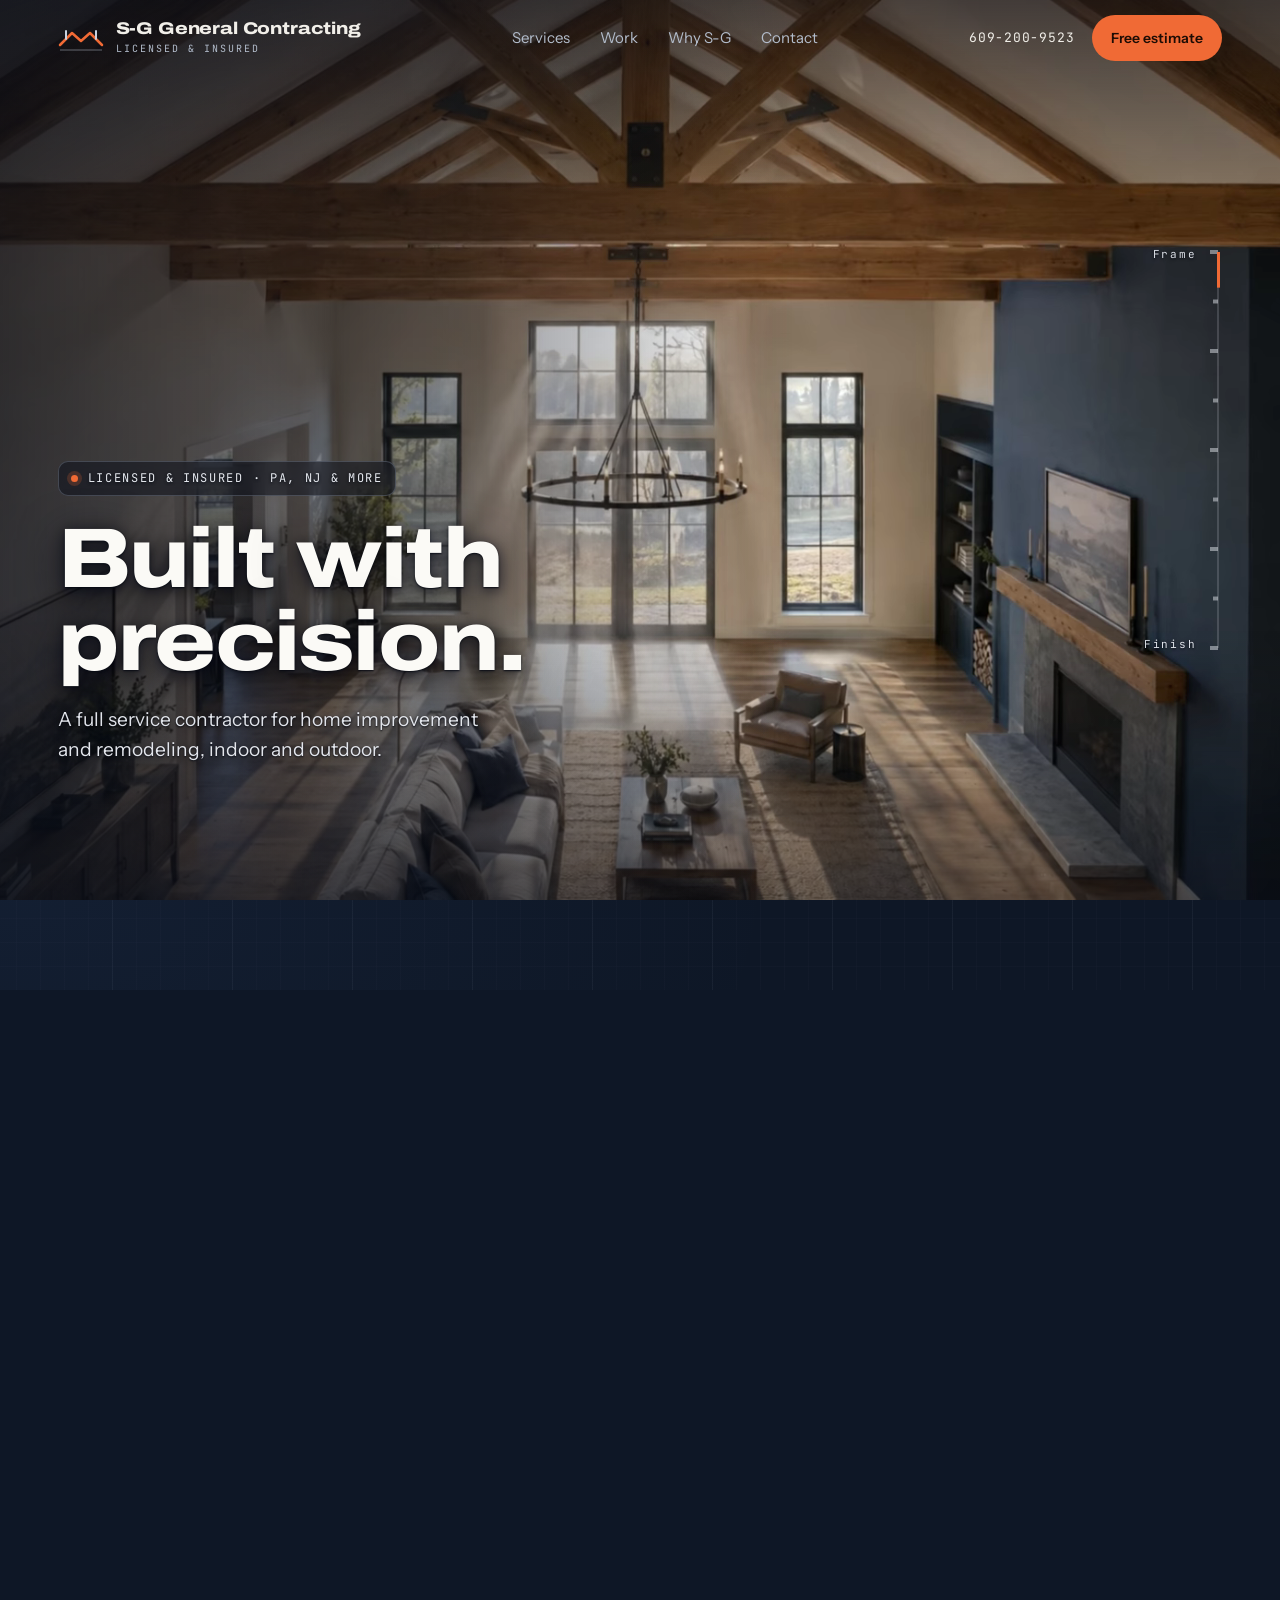
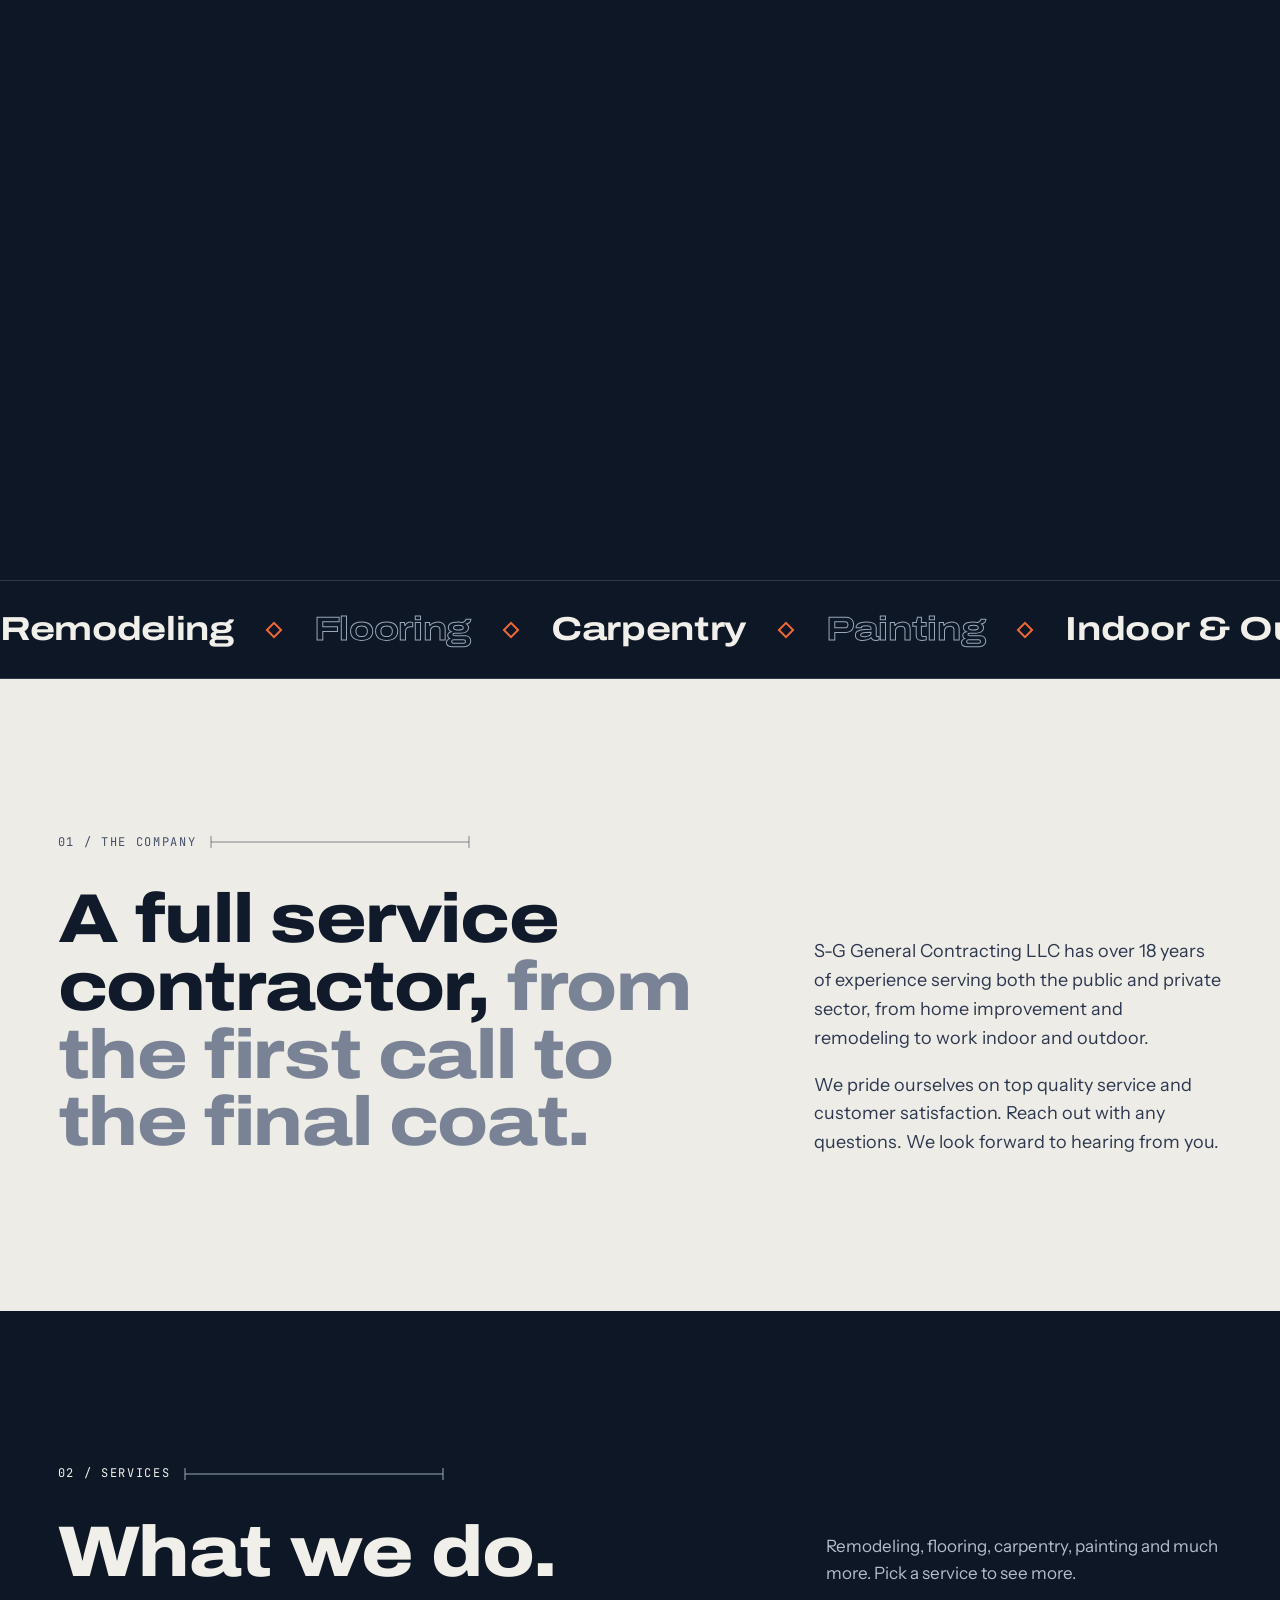
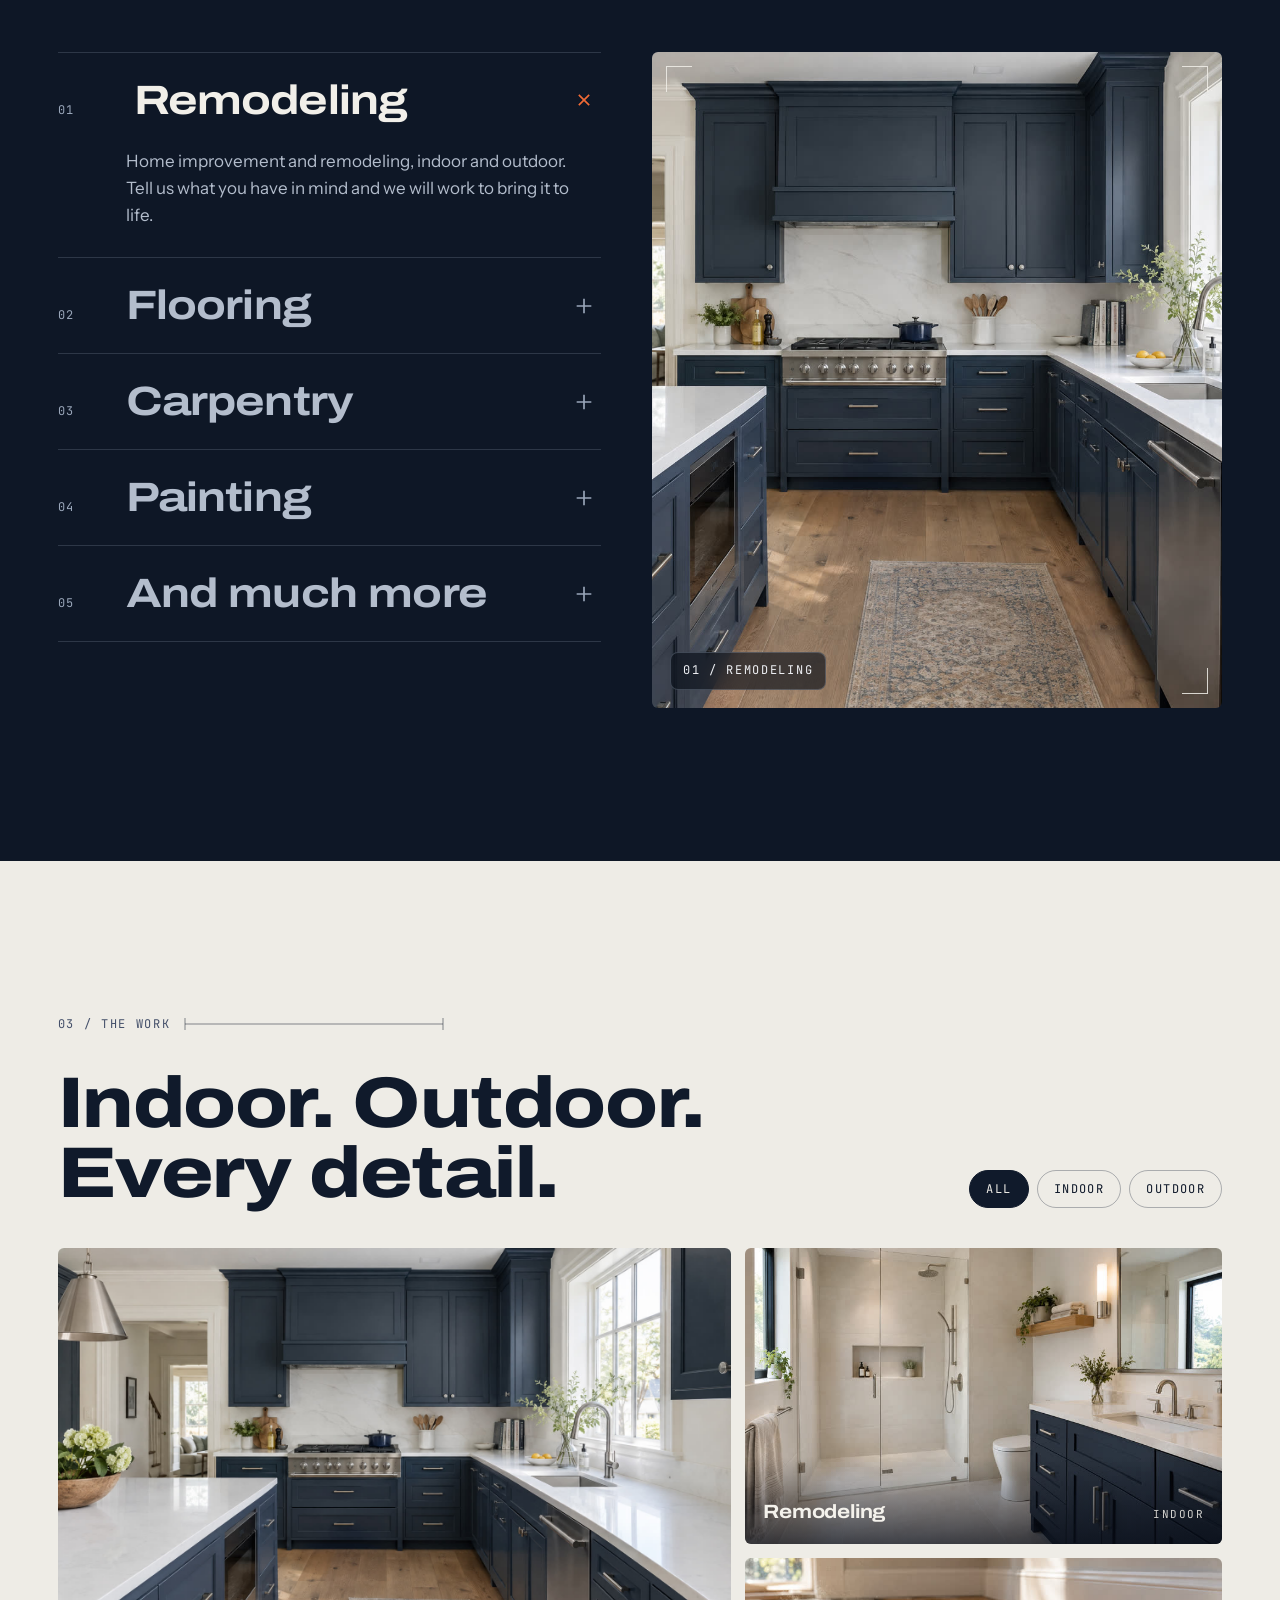
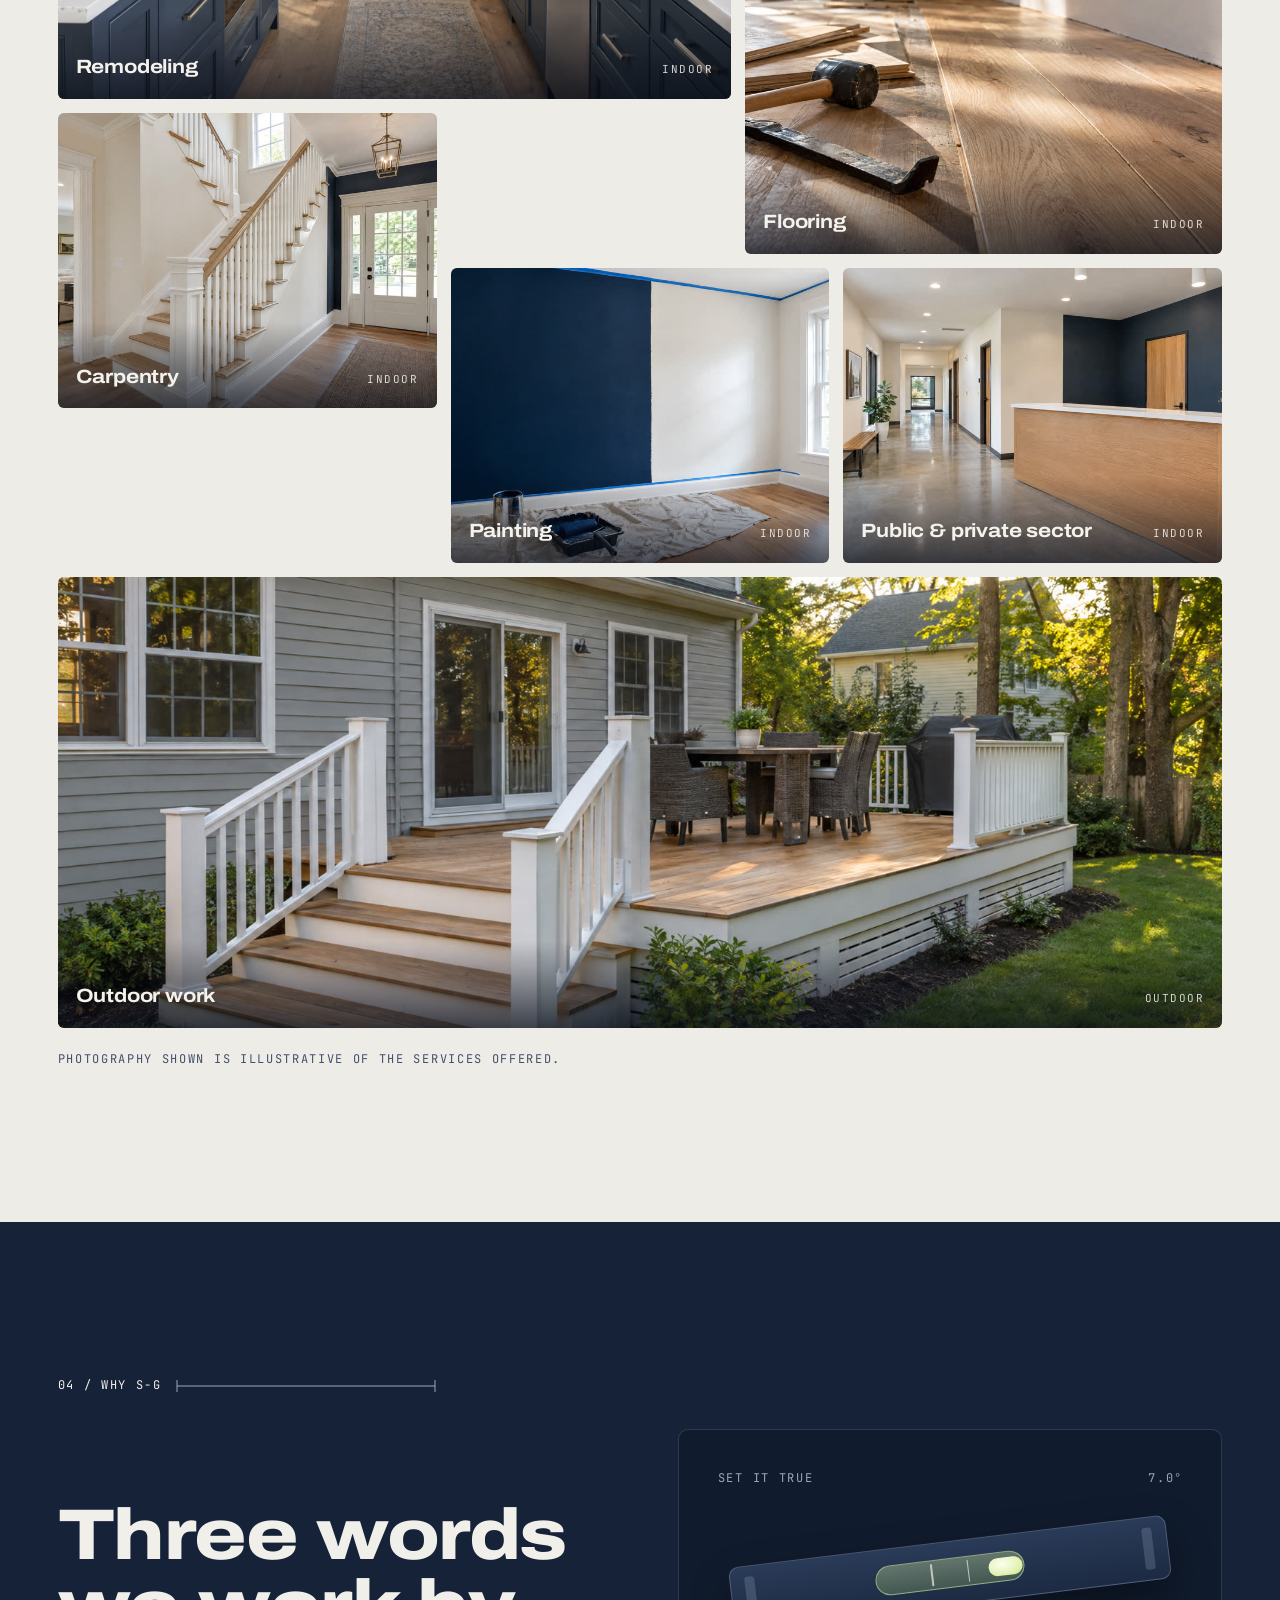
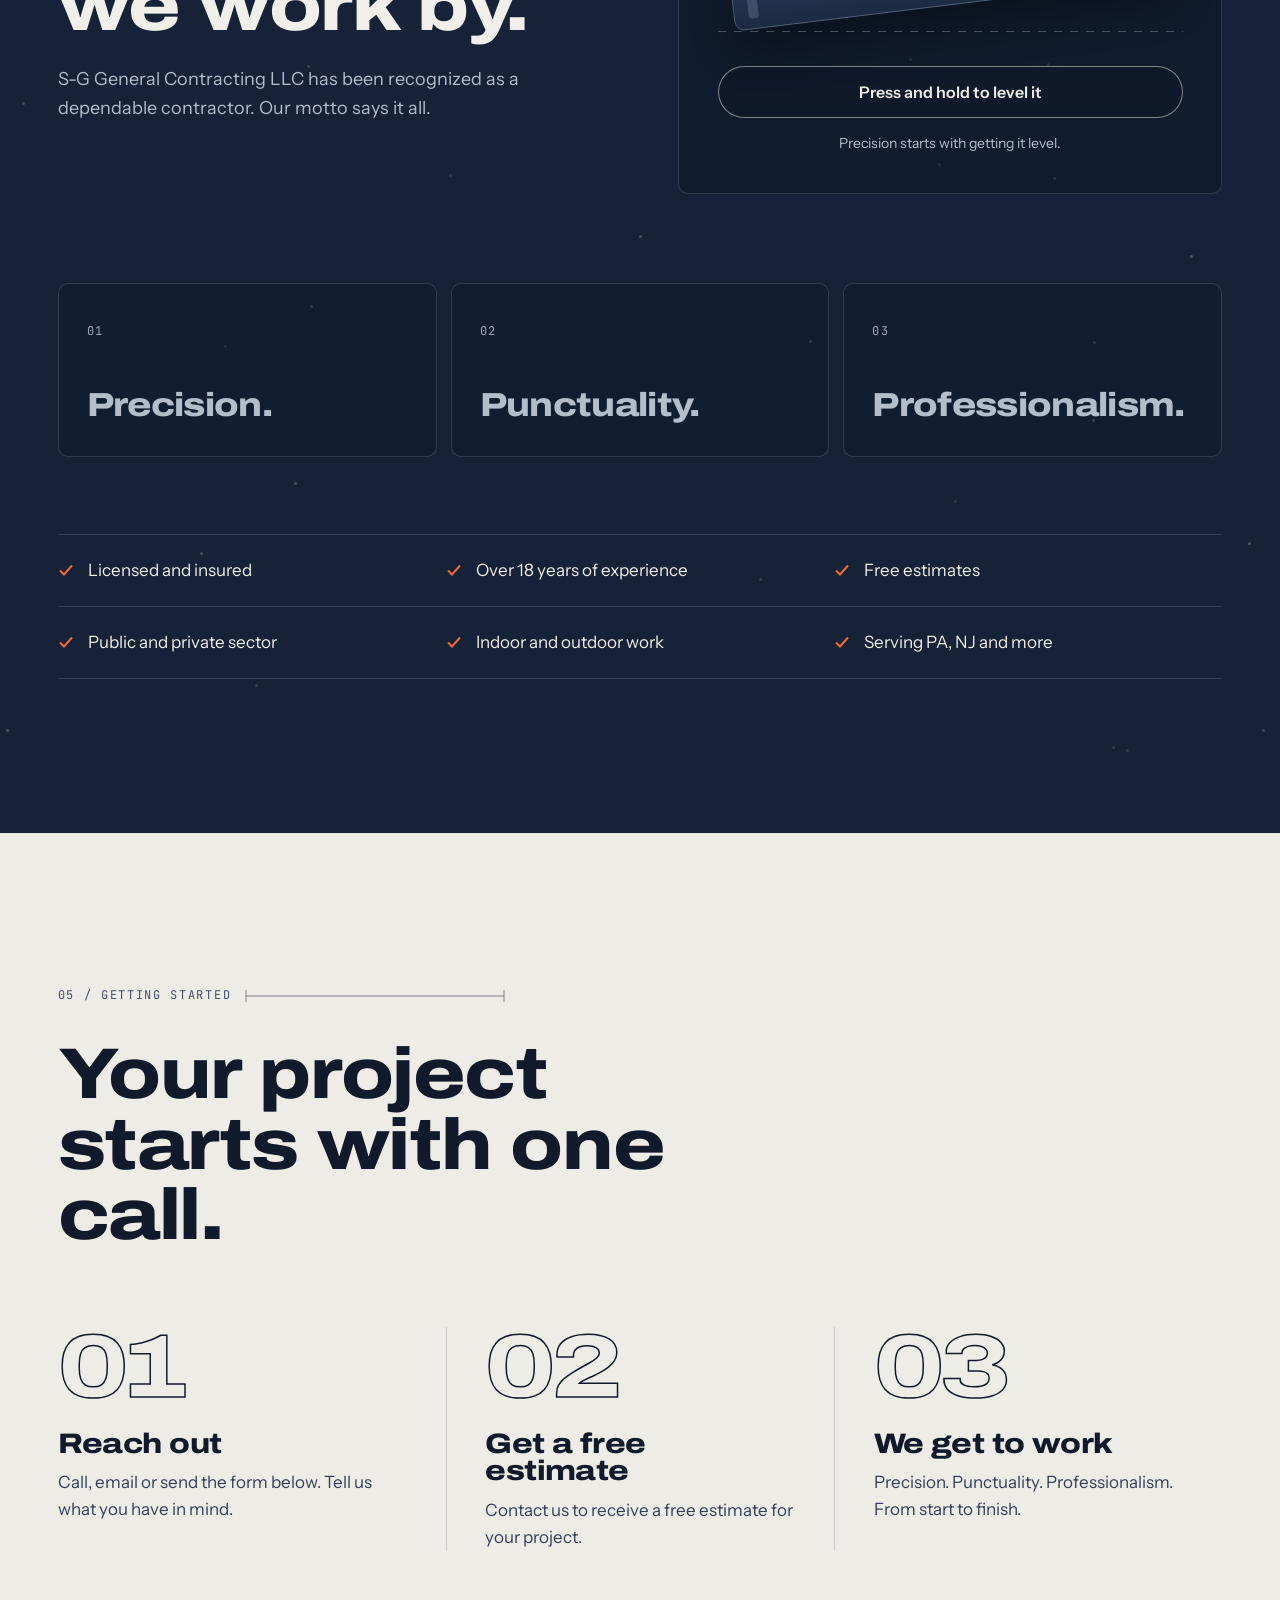
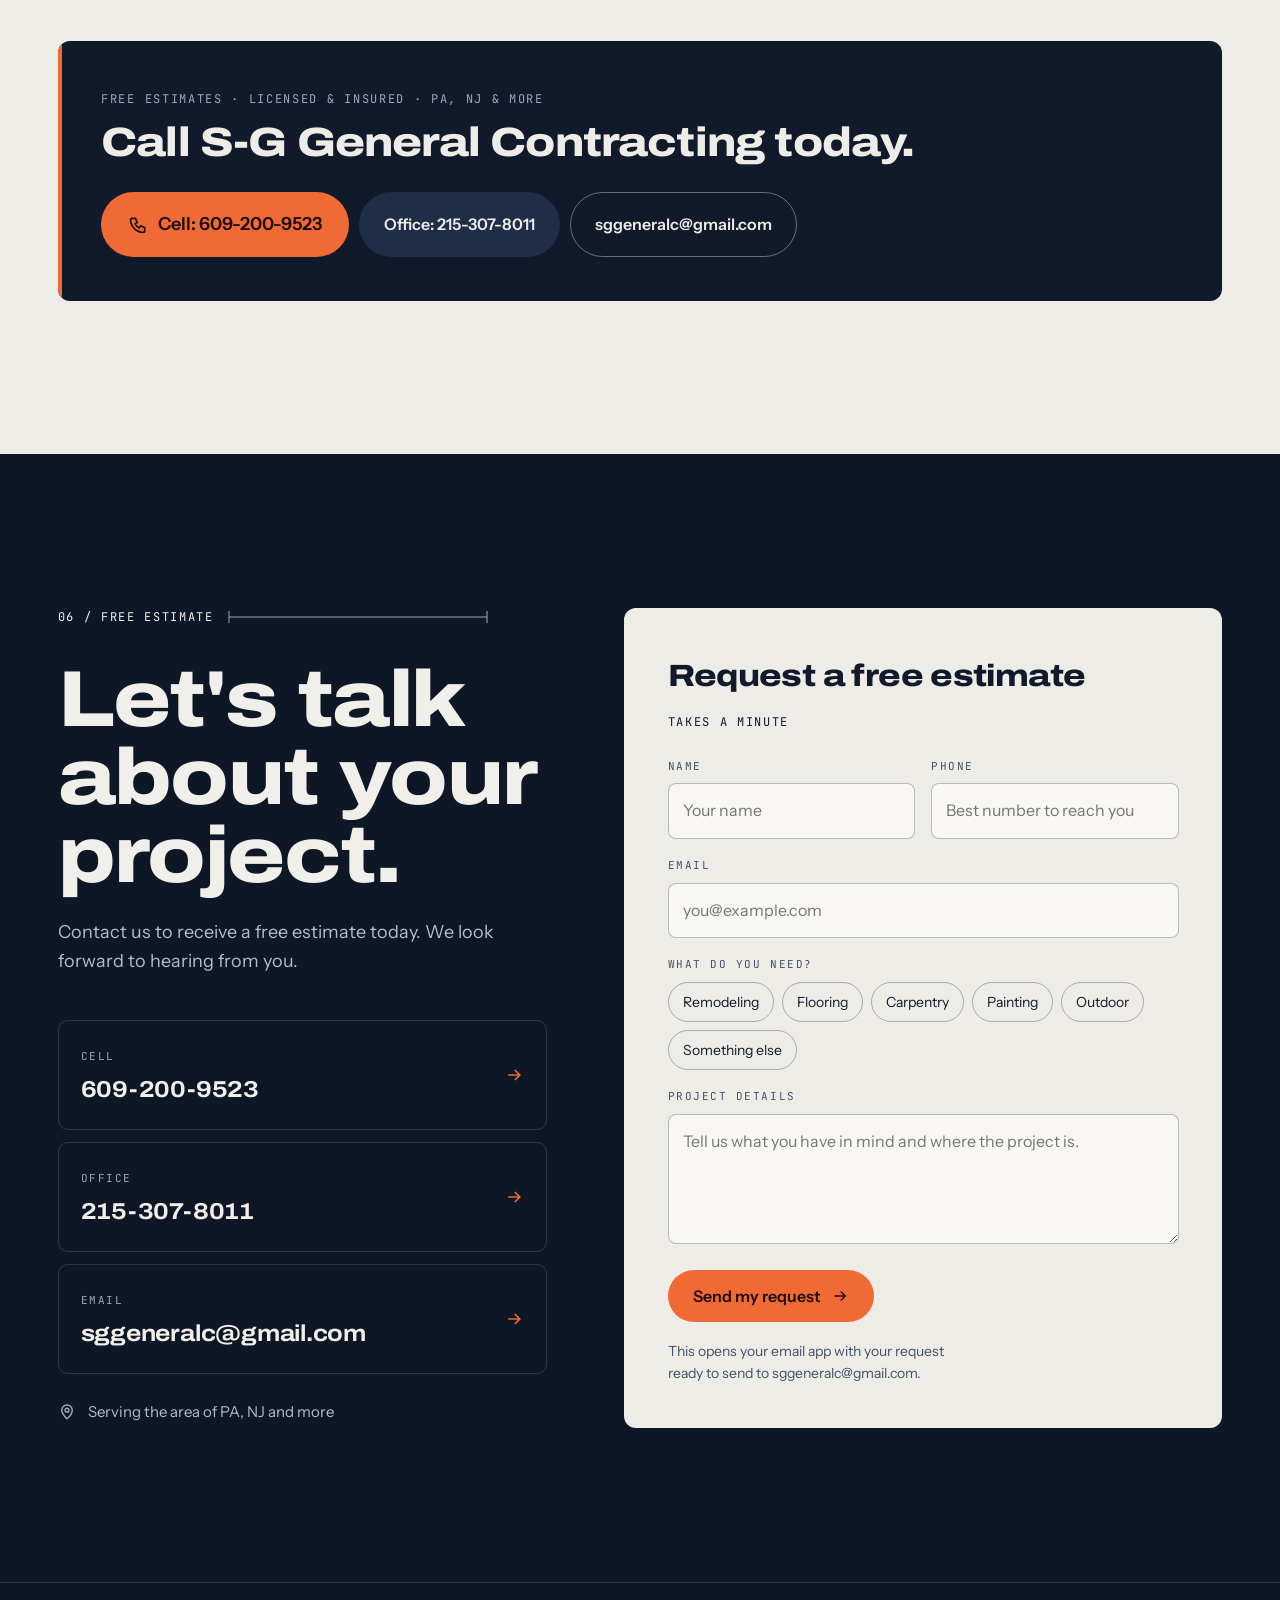
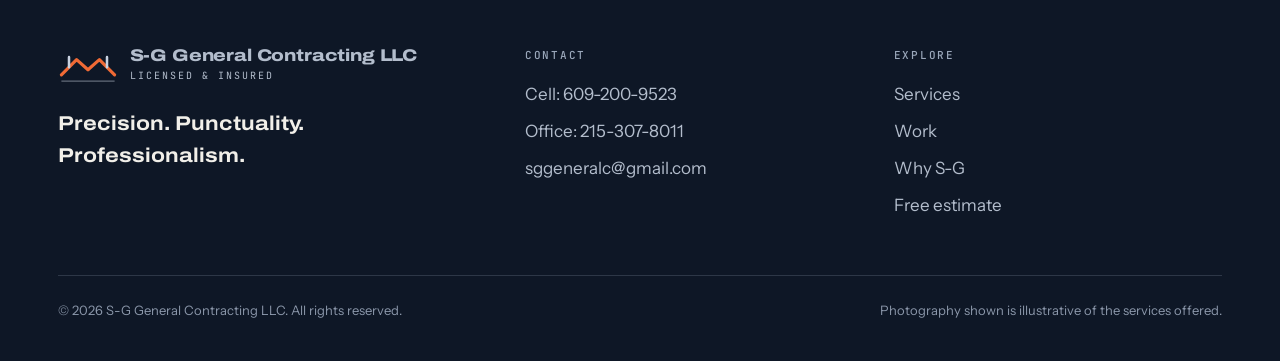
<file: sg-general-contracting/index.html>
<!doctype html>
<html lang="en">
<head>
<meta charset="utf-8">
<meta name="viewport" content="width=device-width, initial-scale=1">
<title>S-G General Contracting LLC | Remodeling, Flooring, Carpentry, Painting | PA &amp; NJ</title>
<meta name="description" content="S-G General Contracting LLC is a licensed and insured, full service contractor with over 18 years of experience. Remodeling, flooring, carpentry, painting and more, indoor and outdoor, serving PA, NJ and more. Free estimates.">
<meta name="theme-color" content="#0e1726">
<!-- DEPLOY STEP: patch og:url and og:image with the live absolute URL -->
<meta property="og:title" content="S-G General Contracting LLC">
<meta property="og:description" content="Precision. Punctuality. Professionalism. Licensed and insured, serving PA, NJ and more.">
<meta property="og:type" content="website">
<meta property="og:url" content="">
<meta property="og:image" content="assets/hero-still.jpg">
<link rel="icon" href="data:image/svg+xml,%3Csvg xmlns='http://www.w3.org/2000/svg' viewBox='0 0 64 64'%3E%3Crect width='64' height='64' rx='14' fill='%230e1726'/%3E%3Cpath d='M8 40 L22 26 L32 34 L42 26 L56 40' fill='none' stroke='%23f06a35' stroke-width='5' stroke-linejoin='round' stroke-linecap='round'/%3E%3Cpath d='M17 31 V23 M47 31 V23' stroke='%23c9d2e0' stroke-width='4' stroke-linecap='round'/%3E%3C/svg%3E">
<link rel="preconnect" href="https://fonts.googleapis.com">
<link rel="preconnect" href="https://fonts.gstatic.com" crossorigin>
<link href="https://fonts.googleapis.com/css2?family=Archivo:wdth,wght@112..125,600..800&family=Instrument+Sans:wght@400;500;600&family=JetBrains+Mono:wght@400;500&display=swap" rel="stylesheet">
<style>
:root{
  --canvas:#0e1726;
  --panel:#152238;
  --panel-2:#1b2b45;
  --plaster:#eeece6;
  --plaster-2:#e3e0d8;
  --ink:#101a2b;
  --ink-2:#44506a;
  --steel:#9aa7ba;
  --line:rgba(154,167,186,.22);
  --line-strong:rgba(154,167,186,.55);
  --line-ink:rgba(16,26,43,.16);
  --accent:#f06a35;
  --accent-hover:#ff7d4b;
  --accent-muted:rgba(240,106,53,.28);
  --oak:#c79a62;
  --text:#f1efe9;
  --text-2:#b3bdcc;
  --display:"Archivo",system-ui,sans-serif;
  --body:"Instrument Sans",system-ui,sans-serif;
  --mono:"JetBrains Mono",ui-monospace,monospace;
  --ease:cubic-bezier(.2,.7,.1,1);
  --ease-io:cubic-bezier(.65,0,.35,1);
  --tshadow:0 1px 2px rgba(5,9,18,.9),0 3px 14px rgba(5,9,18,.7),0 10px 44px rgba(5,9,18,.75);
  --gutter:clamp(16px,4.5vw,64px);
  --maxw:1320px;
}
*,*::before,*::after{box-sizing:border-box}
html{overflow-x:hidden;overflow-x:clip;scroll-behavior:smooth;-webkit-text-size-adjust:100%}
body{margin:0;overflow-x:hidden;overflow-x:clip;background:var(--canvas);color:var(--text);font-family:var(--body);font-size:17px;line-height:1.6;-webkit-font-smoothing:antialiased;animation:pagein .9s var(--ease) both}
@keyframes pagein{from{opacity:0}to{opacity:1}}
img{display:block;max-width:100%}
a{color:inherit}
h1,h2,h3{font-family:var(--display);font-stretch:118%;font-weight:800;letter-spacing:-.02em;line-height:.98;margin:0}
p{margin:0}
.sr{position:absolute!important;width:1px;height:1px;overflow:hidden;clip:rect(0 0 0 0);white-space:nowrap}
.skip{position:fixed;left:16px;top:-60px;z-index:100;background:var(--accent);color:#1a0d06;padding:10px 16px;border-radius:8px;font-weight:600;text-decoration:none;transition:top .3s var(--ease)}
.skip:focus{top:16px}
:focus-visible{outline:2px solid var(--accent);outline-offset:3px;border-radius:4px}
.mono{font-family:var(--mono);font-size:12px;letter-spacing:.14em;text-transform:uppercase}
.wrap{width:min(var(--maxw),100% - 2*var(--gutter));margin-inline:auto}

/* ---------- fixed environment layer: a slow blueprint grid ---------- */
.env{position:fixed;inset:-10%;z-index:-1;pointer-events:none;background-color:var(--canvas);
  background-image:linear-gradient(rgba(154,167,186,.05) 1px,transparent 1px),linear-gradient(90deg,rgba(154,167,186,.05) 1px,transparent 1px),linear-gradient(rgba(154,167,186,.025) 1px,transparent 1px),linear-gradient(90deg,rgba(154,167,186,.025) 1px,transparent 1px);
  background-size:120px 120px,120px 120px,24px 24px,24px 24px;animation:envdrift 90s linear infinite;animation-delay:-20s}
.env::after{content:"";position:absolute;inset:0;background:radial-gradient(ellipse 60% 50% at 70% 20%,rgba(240,106,53,.05),transparent 70%),radial-gradient(ellipse 70% 60% at 10% 90%,rgba(80,120,190,.08),transparent 70%)}
@keyframes envdrift{to{transform:translate(120px,120px)}}

/* ---------- buttons ---------- */
.btn{display:inline-flex;align-items:center;justify-content:center;gap:10px;font-family:var(--body);font-weight:600;font-size:16px;text-decoration:none;padding:15px 24px;border-radius:999px;border:1px solid transparent;cursor:pointer;transition:background-color .35s var(--ease),color .35s var(--ease),border-color .35s var(--ease),transform .35s var(--ease);white-space:nowrap}
.btn svg{width:18px;height:18px;transition:transform .35s var(--ease)}
.btn:hover svg{transform:translateX(3px)}
.btn-accent{background:var(--accent);color:#1d0c04}
.btn-accent:hover{background:var(--accent-hover)}
.btn-ghost{border-color:rgba(241,239,233,.5);color:var(--text);background:rgba(14,23,38,.25);backdrop-filter:blur(8px)}
.btn-ghost:hover{border-color:var(--text);background:rgba(14,23,38,.5)}
.btn-ink{background:var(--ink);color:var(--plaster)}
.btn-ink:hover{background:#1f2d47}
@media (pointer:coarse){.btn{min-height:48px}}

/* ---------- nav ---------- */
.nav{position:fixed;inset:0 0 auto 0;z-index:50;transition:background-color .5s var(--ease),border-color .5s var(--ease),transform .5s var(--ease);border-bottom:1px solid transparent}
.nav.solid{background:rgba(14,23,38,.86);backdrop-filter:blur(14px) saturate(1.2);border-bottom-color:var(--line)}
.nav-in{display:flex;align-items:center;justify-content:space-between;gap:24px;height:76px}
.brand{display:flex;align-items:center;gap:12px;text-decoration:none;color:var(--text)}
.brand svg{width:46px;height:30px;flex:none}
.brand b{display:block;font-family:var(--display);font-stretch:120%;font-weight:800;font-size:17px;letter-spacing:-.01em;line-height:1}
.brand small{display:block;font-family:var(--mono);font-size:10px;letter-spacing:.2em;text-transform:uppercase;color:var(--text-2);margin-top:4px}
.nav-links{display:flex;align-items:center;gap:30px}
.nav-links a{text-decoration:none;font-size:15px;color:var(--text-2);position:relative;padding:6px 0;transition:color .3s var(--ease)}
.nav-links a::after{content:"";position:absolute;left:0;right:0;bottom:0;height:1px;background:var(--accent);transform:scaleX(0);transform-origin:left;transition:transform .4s var(--ease)}
.nav-links a:hover{color:var(--text)}
.nav-links a:hover::after{transform:scaleX(1)}
.nav-cta{display:flex;align-items:center;gap:18px}
.nav-phone{font-family:var(--mono);font-size:13px;letter-spacing:.06em;text-decoration:none;color:var(--text)}
.nav .btn{padding:11px 18px;font-size:14px}
.menu-btn{display:none;background:none;border:1px solid var(--line-strong);color:var(--text);width:46px;height:46px;border-radius:50%;cursor:pointer}
.menu-btn span{display:block;width:18px;height:1.5px;background:currentColor;margin:4px auto;transition:transform .4s var(--ease),opacity .3s}
.nav.open .menu-btn span:nth-child(1){transform:translateY(5.5px) rotate(45deg)}
.nav.open .menu-btn span:nth-child(2){opacity:0}
.nav.open .menu-btn span:nth-child(3){transform:translateY(-5.5px) rotate(-45deg)}
@media (max-width:980px){
  .nav-links,.nav-phone{display:none}
  .menu-btn{display:block}
  .nav.open{background:rgba(14,23,38,.97)}
  .nav.open .nav-links{display:flex;position:absolute;top:76px;left:0;right:0;flex-direction:column;align-items:flex-start;gap:0;padding:8px var(--gutter) 28px;background:rgba(14,23,38,.97);border-bottom:1px solid var(--line)}
  .nav.open .nav-links a{font-family:var(--display);font-stretch:115%;font-weight:700;font-size:28px;color:var(--text);padding:12px 0;width:100%;border-bottom:1px solid var(--line)}
}
@media (max-width:420px){.nav .btn-accent{display:none}.brand b{font-size:15px}}

/* ---------- hero (scrub) ---------- */
.hero{position:relative;height:420vh}
.stage{position:sticky;top:0;height:100vh;height:100svh;overflow:hidden;background:#0b1320 center/cover no-repeat}
.stage .poster{position:absolute;inset:0;background:center/cover no-repeat}
.stage video{position:absolute;inset:0;width:100%;height:100%;object-fit:cover;opacity:0;transition:opacity 1s var(--ease);will-change:transform;transform:translateZ(0)}
.stage.video-ready video{opacity:1}
.scrim{position:absolute;inset:0;pointer-events:none;background:
  linear-gradient(90deg,rgba(8,13,24,.72) 0%,rgba(8,13,24,.45) 34%,rgba(8,13,24,0) 62%),
  linear-gradient(180deg,rgba(8,13,24,.55) 0%,rgba(8,13,24,0) 22%,rgba(8,13,24,0) 70%,rgba(8,13,24,.55) 100%)}
.bands{position:absolute;inset:0;pointer-events:none}
.band{position:absolute;left:var(--gutter);bottom:clamp(90px,15vh,170px);width:min(640px,calc(100% - 2*var(--gutter)));opacity:0;text-shadow:var(--tshadow)}
.band::before{content:"";position:absolute;inset:-30% -40% -30% -30%;z-index:-1;pointer-events:none;opacity:calc(.25 + .75*var(--k,1));background:radial-gradient(ellipse 60% 58% at 38% 55%,rgba(6,11,20,.62) 0%,rgba(6,11,20,.4) 46%,rgba(6,11,20,0) 76%)}
.band.live{pointer-events:auto}
.band .btn{text-shadow:none}
.kicker{display:inline-flex;align-items:center;gap:10px;margin-bottom:22px;color:#e6e9ef;padding:7px 12px;border-radius:10px;background:rgba(8,13,24,.5);border:1px solid rgba(154,167,186,.3);backdrop-filter:blur(10px);text-shadow:0 1px 3px rgba(5,9,18,.85)}
.kicker i{width:7px;height:7px;border-radius:50%;background:var(--accent);box-shadow:0 0 0 4px rgba(240,106,53,.2)}
.band h1,.band h2{font-size:clamp(46px,6.6vw,104px);color:#fbfaf6}
.band h2.sm{font-size:clamp(38px,5vw,76px)}
.band p.sub{font-size:clamp(18px,1.5vw,22px);color:#e3e6ec;margin-top:20px;max-width:34ch}
.band .row{display:flex;flex-wrap:wrap;gap:12px;margin-top:30px}
/* word/char spans */
.w{display:inline-block;white-space:nowrap}
.c{display:inline-block}
/* band 1 + 4: word rise */
.rise .w{--kc:clamp(0,(var(--k,0) - var(--th,0))*3,1);opacity:var(--kc);transform:translateY(calc((1 - var(--kc))*0.5em))}
/* band 2: drift down, echoes the descending camera */
.drift .w{--kc:clamp(0,(var(--k,0) - var(--th,0))*2.8,1);opacity:var(--kc);transform:translateY(calc((1 - var(--kc))*-28px))}
/* band 3: grid snap, a precise measured slide */
.snap .c{--kc:clamp(0,(var(--k,0) - var(--th,0))*3.2,1);opacity:var(--kc);transform:translateX(calc((1 - var(--kc))*var(--jx,0px)))}
.stagefade{--ks:clamp(0,(var(--k,0) - .55)*3.5,1);opacity:var(--ks);transform:translateY(calc((1 - var(--ks))*12px))}
.stagefade2{--kb:clamp(0,(var(--k,0) - .72)*4.5,1);opacity:var(--kb);transform:translateY(calc((1 - var(--kb))*12px))}
.em{color:var(--accent)}
/* hero progress rail: a tape measure down the right edge */
.rail{position:absolute;right:var(--gutter);top:50%;transform:translateY(-50%);height:44vh;width:40px;pointer-events:none}
.rail svg{width:100%;height:100%;overflow:visible}
.rail .fill{transform-origin:top;transform:scaleY(var(--p,0))}
.rail .lbl{position:absolute;right:26px;white-space:nowrap;color:#dfe3ea;font-family:var(--mono);font-size:11px;letter-spacing:.16em;text-shadow:0 1px 3px rgba(5,9,18,.9)}
.ring{position:absolute;left:50%;bottom:28px;width:44px;height:44px;margin-left:-22px;color:#e9ecf1;transition:opacity .6s var(--ease)}
.ring circle.track{opacity:.25}
.stage.video-ready .ring,.stage.video-failed .ring{opacity:0}
.cue{position:absolute;left:50%;bottom:30px;transform:translateX(-50%);color:#dfe3ea;display:flex;flex-direction:column;align-items:center;gap:8px;opacity:0;transition:opacity .8s var(--ease);pointer-events:none}
.stage.video-ready .cue,.stage.video-failed .cue{opacity:.85}
.stage.moved .cue{opacity:0}
.cue span{width:1px;height:38px;background:linear-gradient(#dfe3ea,transparent);animation:cue 2.4s var(--ease-io) infinite;animation-delay:-.6s;transform-origin:top}
@keyframes cue{0%{transform:scaleY(0)}50%{transform:scaleY(1)}100%{transform:scaleY(1);opacity:0}}
@media (max-height:560px){.rail,.cue{display:none}}

/* static hero (phones, portrait tablets, coarse portrait, landscape phones, reduced motion) */
.hero-static{display:none}
@media (max-width: 720px),(orientation: portrait) and (max-width: 1024px),(orientation: portrait) and (pointer: coarse),(orientation: landscape) and (pointer: coarse) and (max-height: 560px),(prefers-reduced-motion: reduce){
  .hero{display:none}
  .hero-static{display:flex;position:relative;min-height:100svh;align-items:flex-end;padding:120px var(--gutter) 56px;background:#0b1320 url('assets/hero-still.jpg') 62% center/cover no-repeat;overflow:hidden}
  .hero-static::before{content:"";position:absolute;inset:0;background:linear-gradient(180deg,rgba(8,13,24,.5) 0%,rgba(8,13,24,.15) 30%,rgba(8,13,24,.7) 62%,rgba(8,13,24,.94) 100%)}
  .hero-static .inner{position:relative;text-shadow:var(--tshadow);max-width:640px}
  .hero-static h1{font-size:clamp(44px,12vw,84px);color:#fbfaf6}
  .hero-static p{font-size:18px;color:#e3e6ec;margin-top:18px;max-width:34ch}
  .hero-static .p3{font-family:var(--mono);font-size:12px;letter-spacing:.14em;text-transform:uppercase;color:#e3e6ec;margin-top:22px}
  .hero-static .row{display:flex;flex-wrap:wrap;gap:12px;margin-top:26px}
  .hero-static .btn{text-shadow:none}
}
@media (max-width:720px) and (orientation:portrait){.hero-static{background-image:url('assets/hero-still-portrait.jpg');background-position:center}}

/* ---------- marquee ---------- */
.marquee{border-block:1px solid var(--line);background:var(--canvas);overflow:hidden;padding:22px 0}
.mtrack{display:flex;width:max-content;animation:marq 60s linear infinite;animation-delay:-12s}
.mtrack span{font-family:var(--display);font-stretch:125%;font-weight:700;font-size:clamp(22px,2.6vw,34px);letter-spacing:-.01em;color:var(--text);padding-right:34px;display:inline-flex;align-items:center;gap:34px;white-space:nowrap}
.mtrack span::after{content:"";width:12px;height:12px;border:2px solid var(--accent);transform:rotate(45deg)}
.mtrack span.o{color:transparent;-webkit-text-stroke:1px var(--steel)}
@keyframes marq{to{transform:translateX(-50%)}}

/* ---------- section scaffolding ---------- */
section{position:relative}
.light{background:var(--plaster);color:var(--ink)}
.light .mono{color:var(--ink-2)}
.pad{padding:clamp(88px,12vw,168px) 0}
.dim{display:flex;align-items:center;gap:14px;margin-bottom:34px}
.dim .mono{white-space:nowrap}
.dim svg{flex:1;height:14px;max-width:260px;overflow:visible}
.dim .dl{stroke-dasharray:1;stroke-dashoffset:1;transition:stroke-dashoffset 1.4s var(--ease) .2s}
.in .dim .dl,.dim.in .dl{stroke-dashoffset:0}
.dim .tk{opacity:0;transition:opacity .5s var(--ease) 1.2s}
.in .dim .tk,.dim.in .tk{opacity:1}
/* entrance choreography */
.rv{opacity:0;transform:translateY(28px);transition:opacity 1s var(--ease),transform 1s var(--ease)}
.in .rv,.rv.in{opacity:1;transform:none}
.in .rv.d1{transition-delay:.1s}.in .rv.d2{transition-delay:.2s}.in .rv.d3{transition-delay:.3s}.in .rv.d4{transition-delay:.4s}
.done .rv.d1,.done .rv.d2,.done .rv.d3,.done .rv.d4{transition-delay:0s}

/* ---------- about ---------- */
.about-grid{display:grid;grid-template-columns:1.25fr .75fr;gap:clamp(40px,6vw,110px);align-items:end}
.about h2{font-size:clamp(38px,5.4vw,82px);color:var(--ink)}
.about h2 .soft{color:#7a8396}
.about .lede{font-size:clamp(18px,1.4vw,21px);color:#2d3850;max-width:44ch}
.about .lede + .lede{margin-top:18px}
@media (max-width:900px){
  .about-grid{grid-template-columns:1fr;align-items:start}
}

/* ---------- services (interactive) ---------- */
.services{background:var(--canvas)}
.svc-head{display:flex;justify-content:space-between;align-items:end;gap:40px;flex-wrap:wrap;margin-bottom:clamp(40px,5vw,72px)}
.svc-head h2{font-size:clamp(40px,5.6vw,88px);max-width:12ch}
.svc-head p{color:var(--text-2);max-width:36ch}
.svc{display:grid;grid-template-columns:1fr 1.05fr;gap:clamp(28px,4vw,72px);align-items:start}
.svc-list{list-style:none;margin:0;padding:0;border-top:1px solid var(--line)}
.svc-item{border-bottom:1px solid var(--line)}
.svc-btn{all:unset;box-sizing:border-box;cursor:pointer;display:grid;grid-template-columns:56px 1fr 28px;align-items:baseline;gap:12px;width:100%;padding:26px 0}
.svc-btn:focus-visible{outline:2px solid var(--accent);outline-offset:4px}
.svc-btn .n{font-family:var(--mono);font-size:12px;letter-spacing:.14em;color:var(--steel)}
.svc-btn .t{font-family:var(--display);font-stretch:120%;font-weight:700;font-size:clamp(28px,3.2vw,46px);line-height:1.05;letter-spacing:-.02em;color:var(--text-2);transition:color .4s var(--ease),transform .5s var(--ease)}
.svc-btn .plus{width:22px;height:22px;color:var(--steel);align-self:center;transition:transform .5s var(--ease),color .4s var(--ease)}
.svc-item.on .t{color:var(--text);transform:translateX(8px)}
.svc-item.on .plus{transform:rotate(45deg);color:var(--accent)}
.svc-item:hover .t{color:var(--text)}
.svc-body{display:grid;grid-template-rows:0fr;transition:grid-template-rows .6s var(--ease)}
.svc-item.on .svc-body{grid-template-rows:1fr}
.svc-body > div{overflow:hidden}
.svc-body p{padding:0 0 28px 68px;color:var(--text-2);max-width:48ch}
.svc-body .m-img{display:none}
.svc-view{position:sticky;top:110px;aspect-ratio:4/4.6;border-radius:6px;overflow:hidden;background:var(--panel)}
.svc-view img{position:absolute;inset:0;width:100%;height:100%;object-fit:cover;opacity:0;transform:scale(1.06);transition:opacity .9s var(--ease),transform 1.6s var(--ease)}
.svc-view img.on{opacity:1;transform:scale(1)}
.svc-view .tag{position:absolute;left:18px;bottom:18px;z-index:2;background:rgba(8,13,24,.62);backdrop-filter:blur(10px);border:1px solid rgba(154,167,186,.3);color:#eef0f4;padding:8px 12px;border-radius:8px}
.svc-view .corner{position:absolute;width:26px;height:26px;border-color:rgba(241,239,233,.85);border-style:solid;z-index:2}
.svc-view .c1{top:14px;left:14px;border-width:1.5px 0 0 1.5px}.svc-view .c2{top:14px;right:14px;border-width:1.5px 1.5px 0 0}
.svc-view .c3{bottom:14px;right:14px;border-width:0 1.5px 1.5px 0}
@media (max-width:900px){
  .svc{grid-template-columns:1fr}
  .svc-view{display:none}
  .svc-body .m-img{display:block;margin:0 0 26px 0;aspect-ratio:3/2;width:100%;object-fit:cover;border-radius:6px}
  .svc-body p{padding-left:0}
  .svc-btn{grid-template-columns:44px 1fr 24px}
}

/* ---------- work gallery ---------- */
.work .head{display:grid;grid-template-columns:1fr auto;gap:30px;align-items:end;margin-bottom:40px}
.work h2{font-size:clamp(40px,5.6vw,88px);color:var(--ink)}
.chips{display:flex;flex-wrap:wrap;gap:8px}
.chip-f{font-family:var(--mono);font-size:12px;letter-spacing:.12em;text-transform:uppercase;padding:10px 16px;border-radius:999px;border:1px solid rgba(16,26,43,.3);background:transparent;color:var(--ink);cursor:pointer;transition:background-color .35s var(--ease),color .35s var(--ease),border-color .35s var(--ease)}
.chip-f:hover{border-color:var(--ink)}
.chip-f[aria-pressed="true"]{background:var(--ink);color:var(--plaster);border-color:var(--ink)}
.grid{display:grid;grid-template-columns:repeat(12,1fr);grid-auto-rows:clamp(120px,11vw,170px);gap:14px}
.tile{margin:0;position:relative;overflow:hidden;border-radius:6px;background:var(--plaster-2);cursor:zoom-in;border:0;padding:0;transition:opacity .6s var(--ease),transform .6s var(--ease),filter .6s var(--ease)}
.tile img{width:100%;height:100%;object-fit:cover;transition:transform 1.4s var(--ease)}
.tile:hover img{transform:scale(1.045)}
.tile figcaption{position:absolute;left:0;right:0;bottom:0;display:flex;justify-content:space-between;align-items:baseline;gap:12px;padding:40px 18px 16px;color:#f4f2ec;background:linear-gradient(transparent,rgba(8,13,24,.72));text-align:left}
.tile figcaption b{font-family:var(--display);font-stretch:115%;font-weight:700;font-size:clamp(17px,1.5vw,22px);letter-spacing:-.01em}
.tile figcaption span{font-family:var(--mono);font-size:11px;letter-spacing:.14em;text-transform:uppercase;opacity:.85}
.tile.dimmed{opacity:.18;filter:grayscale(1);pointer-events:none}
.t1{grid-column:span 7;grid-row:span 3}.t2{grid-column:span 5;grid-row:span 2}.t3{grid-column:span 5;grid-row:span 2}
.t4{grid-column:span 4;grid-row:span 2}.t5{grid-column:span 4;grid-row:span 2}.t6{grid-column:span 4;grid-row:span 2}
.t7{grid-column:span 12;grid-row:span 3}
.grid .rv{transition-property:opacity,transform}
@media (max-width:900px){
  .work .head{grid-template-columns:1fr}
  .grid{grid-template-columns:1fr 1fr;grid-auto-rows:44vw}
  .t1,.t7{grid-column:span 2;grid-row:span 1}
  .t2,.t3,.t4,.t5,.t6{grid-column:span 1;grid-row:span 1}
  .tile figcaption{padding:30px 12px 12px;flex-direction:column;gap:2px}
}
@media (max-width:900px) and (min-width:600px){.grid{grid-auto-rows:34vw}}
.lightbox{position:fixed;inset:0;z-index:90;display:grid;place-items:center;background:rgba(8,13,24,.92);backdrop-filter:blur(6px);opacity:0;pointer-events:none;transition:opacity .45s var(--ease);padding:24px}
.lightbox.on{opacity:1;pointer-events:auto}
.lightbox img{max-width:min(1400px,100%);max-height:80vh;border-radius:6px;transform:scale(.97);transition:transform .6s var(--ease)}
.lightbox.on img{transform:none}
.lightbox p{color:var(--text);margin-top:16px;text-align:center}
.lightbox button{position:absolute;top:18px;right:18px;width:48px;height:48px;border-radius:50%;border:1px solid var(--line-strong);background:transparent;color:var(--text);font-size:22px;cursor:pointer}

/* ---------- why (the level) ---------- */
.why{background:var(--panel);overflow:hidden}
.why .top{display:grid;grid-template-columns:1fr 1fr;gap:clamp(40px,6vw,96px);align-items:center}
.why h2{font-size:clamp(40px,5.6vw,88px)}
.why .lede{color:var(--text-2);max-width:42ch;margin-top:24px;font-size:18px}
.level-box{position:relative;border:1px solid var(--line);border-radius:10px;padding:clamp(24px,3vw,40px);background:rgba(14,23,38,.55)}
.level-box .mono{color:var(--steel);display:flex;justify-content:space-between}
.level-wrap{height:170px;display:grid;place-items:center;position:relative}
.level{width:min(100%,440px);height:64px;border-radius:10px;background:linear-gradient(180deg,#2a3b58,#1c2a42);border:1px solid rgba(154,167,186,.35);position:relative;transform:rotate(calc((1 - var(--lv,0))*-7deg));box-shadow:0 20px 40px rgba(0,0,0,.35)}
.level::before,.level::after{content:"";position:absolute;top:10px;bottom:10px;width:10px;border-radius:3px;background:rgba(154,167,186,.25)}
.level::before{left:14px}.level::after{right:14px}
.vial{position:absolute;left:50%;top:50%;width:150px;height:30px;margin:-15px 0 0 -75px;border-radius:15px;background:linear-gradient(180deg,rgba(214,236,160,.35),rgba(170,210,110,.25));border:1px solid rgba(214,236,160,.5);overflow:hidden}
.vial i{position:absolute;top:50%;width:1.5px;height:22px;margin-top:-11px;background:rgba(241,239,233,.7)}
.vial i:nth-child(1){left:55px}.vial i:nth-child(2){right:55px}
.bubble{position:absolute;top:5px;left:50%;width:34px;height:18px;margin-left:-17px;border-radius:9px;background:radial-gradient(ellipse at 40% 35%,#fbfff0,#e3f3b6 60%,#c5e38a);transform:translateX(calc((1 - var(--lv,0))*56px))}
.floor-line{position:absolute;left:0;right:0;bottom:26px;height:1px;background:repeating-linear-gradient(90deg,var(--steel) 0 8px,transparent 8px 16px);opacity:.4}
.hold{margin-top:8px;width:100%;position:relative;overflow:hidden;user-select:none;-webkit-user-select:none;touch-action:none}
.hold .fillbar{position:absolute;inset:0;background:var(--accent-muted);transform-origin:left;transform:scaleX(var(--lv,0));border-radius:inherit;pointer-events:none}
.hold span{position:relative}
.level-box.done .hold{background:var(--accent);color:#1d0c04}
.level-status{margin-top:14px;text-align:center;color:var(--text-2);font-size:14px;min-height:1.6em}
.pillars{display:grid;grid-template-columns:repeat(3,1fr);gap:14px;margin-top:clamp(56px,7vw,96px)}
.pillar{border:1px solid var(--line);border-radius:10px;padding:32px 28px 34px;background:rgba(14,23,38,.35);position:relative;overflow:hidden;transition:border-color .8s var(--ease),background-color .8s var(--ease)}
.pillar .pn{font-family:var(--mono);font-size:12px;letter-spacing:.14em;color:var(--steel)}
.pillar h3{font-size:clamp(28px,2.6vw,40px);margin:46px 0 0;color:var(--text-2);transition:color .8s var(--ease)}
.pillar p{color:var(--text-2);font-size:16px}
.pillar::before{content:"";position:absolute;left:0;top:0;height:2px;width:100%;background:var(--accent);transform:scaleX(0);transform-origin:left;transition:transform 1s var(--ease)}
.pillars.lit .pillar{border-color:var(--line-strong);background:rgba(14,23,38,.6)}
.pillars.lit .pillar h3{color:var(--text)}
.pillars.lit .pillar::before{transform:scaleX(1)}
.pillars.lit .pillar:nth-child(2)::before,.pillars.lit .pillar:nth-child(2) h3{transition-delay:.18s}
.pillars.lit .pillar:nth-child(3)::before,.pillars.lit .pillar:nth-child(3) h3{transition-delay:.36s}
.checks{list-style:none;padding:0;margin:clamp(48px,6vw,80px) 0 0;display:grid;grid-template-columns:repeat(3,1fr);gap:0;border-top:1px solid var(--line)}
.checks li{display:flex;gap:14px;align-items:baseline;padding:22px 20px 22px 0;border-bottom:1px solid var(--line);color:var(--text)}
.checks li svg{width:16px;height:16px;flex:none;color:var(--accent);transform:translateY(2px)}
.motes{position:absolute;inset:0;pointer-events:none;overflow:hidden}
.motes i{position:absolute;width:3px;height:3px;border-radius:50%;background:rgba(241,239,233,.35);animation:mote 22s linear infinite}
@keyframes mote{0%{transform:translate(0,0);opacity:0}15%{opacity:.8}85%{opacity:.6}100%{transform:translate(60px,-260px);opacity:0}}
@media (max-width:900px){
  .why .top{grid-template-columns:1fr}
  .pillars{grid-template-columns:1fr}
  .pillar h3{margin-top:28px}
  .checks{grid-template-columns:1fr}
}

/* ---------- process ---------- */
.steps{display:grid;grid-template-columns:repeat(3,1fr);gap:0;counter-reset:s;margin-top:10px}
.step{padding:0 clamp(18px,3vw,44px) 0 0;position:relative}
.step + .step{padding-left:clamp(18px,3vw,44px);border-left:1px solid var(--line-ink)}
.step .num{font-family:var(--display);font-stretch:125%;font-weight:800;font-size:clamp(64px,7vw,110px);line-height:.9;color:transparent;-webkit-text-stroke:1.5px var(--ink);letter-spacing:-.04em}
.step h3{font-size:clamp(24px,2.2vw,32px);margin:22px 0 12px;color:var(--ink)}
.step p{color:#34405a;max-width:32ch}
.process h2{font-size:clamp(40px,5.6vw,88px);color:var(--ink);margin-bottom:clamp(48px,6vw,84px);max-width:14ch}
@media (max-width:900px){.steps{grid-template-columns:1fr;gap:44px}.step + .step{padding-left:0;border-left:0;border-top:1px solid var(--line-ink);padding-top:36px}}

.gallery-note{margin-top:22px;color:var(--ink-2)}
.callbar{margin-top:clamp(56px,7vw,96px);display:flex;align-items:center;justify-content:space-between;gap:28px 40px;flex-wrap:wrap;padding:clamp(26px,3.4vw,44px);border-radius:12px;background:var(--ink);color:var(--plaster);position:relative;overflow:hidden}
.callbar::before{content:"";position:absolute;left:0;top:0;bottom:0;width:4px;background:var(--accent)}
.callbar .mono{color:var(--steel)}
.cb-h{font-family:var(--display);font-stretch:118%;font-weight:800;font-size:clamp(28px,3.2vw,46px);line-height:1;letter-spacing:-.02em;margin-top:12px}
.cb-actions{display:flex;flex-wrap:wrap;gap:10px}
.cb-main{font-size:18px;padding:17px 26px}
.cb-main svg{width:20px;height:20px}
.callbar .btn-ink{background:#1f2d47;color:var(--plaster)}
.callbar .btn-ink:hover{background:#2a3b5a}
.btn-line{border-color:rgba(238,236,230,.4);color:var(--plaster)}
.btn-line:hover{border-color:var(--plaster)}
@media (max-width:640px){.cb-actions{width:100%;flex-direction:column}.cb-actions .btn{width:100%}}

/* ---------- contact ---------- */
.contact{background:var(--canvas)}
.contact-grid{display:grid;grid-template-columns:.9fr 1.1fr;gap:clamp(40px,6vw,100px)}
.contact h2{font-size:clamp(44px,6.2vw,100px)}
.contact .lede{color:var(--text-2);margin-top:24px;max-width:38ch;font-size:18px}
.cards{margin-top:44px;display:grid;gap:12px}
.card{display:flex;align-items:center;justify-content:space-between;gap:16px;padding:20px 22px;border:1px solid var(--line);border-radius:10px;text-decoration:none;transition:border-color .4s var(--ease),background-color .4s var(--ease)}
.card:hover{border-color:var(--line-strong);background:rgba(27,43,69,.5)}
.card .mono{color:var(--steel);font-size:11px}
.card b{display:block;font-family:var(--display);font-stretch:112%;font-weight:700;font-size:clamp(19px,1.8vw,24px);margin-top:4px;letter-spacing:-.01em;word-break:break-word}
.card svg{width:20px;height:20px;color:var(--accent);flex:none;transition:transform .4s var(--ease)}
.card:hover svg{transform:translateX(4px)}
.area{margin-top:26px;display:flex;align-items:center;gap:12px;color:var(--text-2);font-size:15px}
.area svg{width:18px;height:18px;color:var(--steel)}
form{background:var(--plaster);color:var(--ink);border-radius:12px;padding:clamp(24px,3.4vw,48px);position:relative}
form .fh{display:flex;justify-content:space-between;align-items:baseline;margin-bottom:26px;gap:12px;flex-wrap:wrap}
form .fh b{font-family:var(--display);font-stretch:118%;font-weight:800;font-size:clamp(24px,2.4vw,32px);letter-spacing:-.02em}
.fields{display:grid;grid-template-columns:1fr 1fr;gap:18px 16px}
.f{display:flex;flex-direction:column;gap:8px}
.f.full{grid-column:1/-1}
.f label{font-family:var(--mono);font-size:11px;letter-spacing:.14em;text-transform:uppercase;color:var(--ink-2)}
.f input,.f select,.f textarea{font:inherit;font-size:16px;color:var(--ink);background:#f8f7f3;border:1px solid rgba(16,26,43,.28);border-radius:8px;padding:14px 14px;transition:border-color .3s var(--ease),box-shadow .3s var(--ease);width:100%}
.f textarea{min-height:130px;resize:vertical}
.f input:focus,.f select:focus,.f textarea:focus{outline:none;border-color:var(--ink);box-shadow:0 0 0 3px rgba(240,106,53,.3)}
.svc-pick{display:flex;flex-wrap:wrap;gap:8px}
.svc-pick label{cursor:pointer}
.svc-pick input{position:absolute;opacity:0;pointer-events:none}
.svc-pick span{display:inline-flex;align-items:center;min-height:40px;padding:8px 14px;border-radius:999px;border:1px solid rgba(16,26,43,.3);font-family:var(--body);font-size:14px;letter-spacing:0;text-transform:none;color:var(--ink);transition:background-color .3s var(--ease),color .3s var(--ease),border-color .3s var(--ease)}
.svc-pick input:checked + span{background:var(--ink);color:var(--plaster);border-color:var(--ink)}
.svc-pick input:focus-visible + span{outline:2px solid var(--accent);outline-offset:2px}
form .submit{margin-top:26px;display:flex;align-items:center;gap:18px;flex-wrap:wrap}
form .note{font-size:14px;color:var(--ink-2);max-width:34ch}
.ok{position:absolute;inset:0;border-radius:12px;background:var(--plaster);display:flex;flex-direction:column;justify-content:center;padding:clamp(24px,4vw,56px);opacity:0;pointer-events:none;transition:opacity .6s var(--ease)}
form.sent .ok{opacity:1;pointer-events:auto}
.ok b{font-family:var(--display);font-stretch:118%;font-weight:800;font-size:clamp(30px,3.4vw,46px);letter-spacing:-.02em;line-height:1}
.ok p{margin-top:16px;color:#34405a;max-width:40ch}
.ok svg{width:56px;height:56px;color:var(--accent);margin-bottom:24px}
@media (max-width:900px){.contact-grid{grid-template-columns:1fr}.fields{grid-template-columns:1fr}}

/* ---------- footer ---------- */
footer{border-top:1px solid var(--line);padding:64px 0 40px;background:var(--canvas)}
.foot{display:grid;grid-template-columns:1.3fr 1fr 1fr;gap:40px}
.foot .brand svg{width:60px;height:38px}
.foot h4{font-family:var(--mono);font-weight:500;font-size:11px;letter-spacing:.16em;text-transform:uppercase;color:var(--steel);margin:0 0 16px}
.foot ul{list-style:none;padding:0;margin:0;display:grid;gap:10px}
.foot a{text-decoration:none;color:var(--text-2);transition:color .3s var(--ease)}
.foot a:hover{color:var(--text)}
.foot .tag3{margin-top:22px;font-family:var(--display);font-stretch:115%;font-weight:700;font-size:20px;color:var(--text)}
.legal{display:flex;justify-content:space-between;gap:20px;flex-wrap:wrap;margin-top:56px;padding-top:24px;border-top:1px solid var(--line);color:#8b97aa;font-size:13px}
@media (max-width:900px){.foot{grid-template-columns:1fr}}

/* living elements pause off-screen and on hidden tabs */
.idle .mtrack,.idle .motes i,.idle .cue span{animation-play-state:paused}
body.paused *,body.paused *::before,body.paused *::after{animation-play-state:paused!important}

/* reduced motion: final states, nothing moving */
@media (prefers-reduced-motion: reduce){
  html{scroll-behavior:auto}
  *,*::before,*::after{animation:none!important;transition:none!important;transition-delay:0s!important}
  .rv{opacity:1;transform:none}
  .dim .dl{stroke-dashoffset:0}.dim .tk{opacity:1}
  .level{transform:none}.bubble{transform:none}
  .pillars .pillar::before{transform:scaleX(1)}
  .pillars .pillar h3{color:var(--text)}
  .svc-view img{transform:none}
}
</style>
</head>
<body>
<a class="skip" href="#main">Skip to content</a>
<div class="env" aria-hidden="true"></div>

<header class="nav" id="nav">
  <div class="wrap nav-in">
    <a class="brand" href="#top" aria-label="S-G General Contracting LLC, home">
      <svg viewBox="0 0 92 60" aria-hidden="true"><path d="M4 44 L28 20 L46 36 L64 20 L88 44" fill="none" stroke="#f06a35" stroke-width="5" stroke-linejoin="round" stroke-linecap="round"/><path d="M16 32 V16 M76 32 V16" stroke="#c9d2e0" stroke-width="4" stroke-linecap="round"/><path d="M4 54 H88" stroke="#c9d2e0" stroke-opacity=".45" stroke-width="2"/></svg>
      <span><b>S-G General Contracting</b><small>Licensed &amp; Insured</small></span>
    </a>
    <nav class="nav-links" id="navlinks" aria-label="Main">
      <a href="#services">Services</a>
      <a href="#work">Work</a>
      <a href="#why">Why S-G</a>
      <a href="#contact">Contact</a>
    </nav>
    <div class="nav-cta">
      <a class="nav-phone" href="tel:+16092009523">609-200-9523</a>
      <a class="btn btn-accent" href="#contact">Free estimate</a>
      <button class="menu-btn" id="menuBtn" aria-label="Open menu" aria-expanded="false" aria-controls="navlinks"><span></span><span></span><span></span></button>
    </div>
  </div>
</header>

<div id="top"></div>

<!-- Scroll-scrubbed hero (laptops and desktops) -->
<section class="hero" id="hero" aria-label="Introduction">
  <div class="stage" id="stage">
    <div class="poster" id="poster" aria-hidden="true"></div>
    <video id="vid" preload="none" muted playsinline aria-hidden="true" tabindex="-1"></video>
    <div class="scrim" aria-hidden="true"></div>
    <div class="bands">
      <div class="band rise live" data-a="0" data-b="0.27" data-first>
        <div class="kicker mono"><i></i>Licensed &amp; Insured · PA, NJ &amp; more</div>
        <h1 data-split="w">Built with precision.</h1>
        <p class="sub stagefade">A full service contractor for home improvement and remodeling, indoor and outdoor.</p>
      </div>
      <div class="band drift" data-a="0.31" data-b="0.56">
        <h2 class="sm" data-split="w">Remodeling. Flooring. Carpentry. Painting.</h2>
        <p class="sub stagefade">And much more. Whatever you have in mind, we work to bring it to life.</p>
      </div>
      <div class="band snap" data-a="0.60" data-b="0.80" data-spread="0.5">
        <h2 class="sm" data-split="c">Over 18 years of experience.</h2>
        <p class="sub stagefade">Serving both the public and private sector.</p>
      </div>
      <div class="band rise" data-a="0.84" data-b="1" data-last data-ramp="0.05">
        <h2 data-split="w">Precision. Punctuality. <span class="em">Professionalism.</span></h2>
        <p class="sub stagefade">Contact us to receive a free estimate today.</p>
        <div class="row stagefade2">
          <a class="btn btn-accent" href="#contact">Get a free estimate <svg viewBox="0 0 24 24" fill="none" stroke="currentColor" stroke-width="2" aria-hidden="true"><path d="M5 12h14M13 6l6 6-6 6"/></svg></a>
          <a class="btn btn-ghost" href="tel:+16092009523">Call 609-200-9523</a>
        </div>
      </div>
    </div>
    <div class="rail" aria-hidden="true" id="rail">
      <svg viewBox="0 0 40 100" preserveAspectRatio="none">
        <line x1="36" y1="0" x2="36" y2="100" stroke="rgba(223,227,234,.35)" stroke-width="1" vector-effect="non-scaling-stroke"/>
        <g stroke="rgba(223,227,234,.5)" stroke-width="1" vector-effect="non-scaling-stroke">
          <line x1="28" y1="0" x2="36" y2="0"/><line x1="31" y1="12.5" x2="36" y2="12.5"/><line x1="28" y1="25" x2="36" y2="25"/><line x1="31" y1="37.5" x2="36" y2="37.5"/><line x1="28" y1="50" x2="36" y2="50"/><line x1="31" y1="62.5" x2="36" y2="62.5"/><line x1="28" y1="75" x2="36" y2="75"/><line x1="31" y1="87.5" x2="36" y2="87.5"/><line x1="28" y1="100" x2="36" y2="100"/>
        </g>
        <rect class="fill" x="35" y="0" width="3" height="100" fill="#f06a35"/>
      </svg>
      <span class="lbl" style="top:-6px">Frame</span>
      <span class="lbl" style="bottom:-6px">Finish</span>
    </div>
    <svg class="ring" viewBox="0 0 48 48" aria-hidden="true"><circle class="track" cx="24" cy="24" r="20" fill="none" stroke="currentColor" stroke-width="2"/><circle cx="24" cy="24" r="20" fill="none" stroke="currentColor" stroke-width="2.5" stroke-dasharray="126" transform="rotate(-90 24 24)" style="stroke-dashoffset:var(--ld,126)"/></svg>
    <div class="cue" aria-hidden="true"><span class="mono" style="font-size:10px;height:auto;width:auto;background:none;animation:none">Scroll</span><span></span></div>
  </div>
</section>

<!-- Static hero (phones, portrait tablets, reduced motion) -->
<section class="hero-static" aria-label="Introduction">
  <div class="inner">
    <div class="kicker mono"><i></i>Licensed &amp; Insured · PA, NJ &amp; more</div>
    <h1>Built with precision.</h1>
    <p>A full service contractor with over 18 years of experience. Remodeling, flooring, carpentry, painting and much more, indoor and outdoor.</p>
    <p class="p3">Precision · Punctuality · Professionalism</p>
    <div class="row">
      <a class="btn btn-accent" href="#contact">Get a free estimate <svg viewBox="0 0 24 24" fill="none" stroke="currentColor" stroke-width="2" aria-hidden="true"><path d="M5 12h14M13 6l6 6-6 6"/></svg></a>
      <a class="btn btn-ghost" href="tel:+16092009523">Call 609-200-9523</a>
    </div>
  </div>
</section>

<main id="main" tabindex="-1">

<div class="marquee" aria-hidden="true">
  <div class="mtrack">
    <span>Remodeling</span><span class="o">Flooring</span><span>Carpentry</span><span class="o">Painting</span><span>Indoor &amp; Outdoor</span><span class="o">Licensed &amp; Insured</span>
    <span>Remodeling</span><span class="o">Flooring</span><span>Carpentry</span><span class="o">Painting</span><span>Indoor &amp; Outdoor</span><span class="o">Licensed &amp; Insured</span>
    <span>Remodeling</span><span class="o">Flooring</span><span>Carpentry</span><span class="o">Painting</span><span>Indoor &amp; Outdoor</span><span class="o">Licensed &amp; Insured</span>
    <span>Remodeling</span><span class="o">Flooring</span><span>Carpentry</span><span class="o">Painting</span><span>Indoor &amp; Outdoor</span><span class="o">Licensed &amp; Insured</span>
  </div>
</div>

<!-- About -->
<section class="light pad about io" id="about" aria-labelledby="about-h">
  <div class="wrap">
    <div class="dim" aria-hidden="true"><span class="mono">01 / The company</span><svg viewBox="0 0 260 14" preserveAspectRatio="none"><line class="tk" x1="1" y1="1" x2="1" y2="13" stroke="#101a2b" stroke-opacity=".5"/><line class="dl" pathLength="1" x1="1" y1="7" x2="259" y2="7" stroke="#101a2b" stroke-opacity=".5"/><line class="tk" x1="259" y1="1" x2="259" y2="13" stroke="#101a2b" stroke-opacity=".5"/></svg></div>
    <div class="about-grid">
      <h2 id="about-h" class="rv">A full service contractor, <span class="soft">from the first call to the final coat.</span></h2>
      <div>
        <p class="lede rv d1">S-G General Contracting LLC has over 18 years of experience serving both the public and private sector, from home improvement and remodeling to work indoor and outdoor.</p>
        <p class="lede rv d2">We pride ourselves on top quality service and customer satisfaction. Reach out with any questions. We look forward to hearing from you.</p>
      </div>
    </div>
  </div>
</section>

<!-- Services -->
<section class="pad services io" id="services" aria-labelledby="svc-h">
  <div class="wrap">
    <div class="dim" aria-hidden="true"><span class="mono">02 / Services</span><svg viewBox="0 0 260 14" preserveAspectRatio="none"><line class="tk" x1="1" y1="1" x2="1" y2="13" stroke="#9aa7ba"/><line class="dl" pathLength="1" x1="1" y1="7" x2="259" y2="7" stroke="#9aa7ba"/><line class="tk" x1="259" y1="1" x2="259" y2="13" stroke="#9aa7ba"/></svg></div>
    <div class="svc-head">
      <h2 id="svc-h" class="rv">What we do.</h2>
      <p class="rv d1">Remodeling, flooring, carpentry, painting and much more. Pick a service to see more.</p>
    </div>
    <div class="svc">
      <ul class="svc-list" id="svcList">
        <li class="svc-item on" data-img="remodel">
          <button class="svc-btn" aria-expanded="true"><span class="n">01</span><span class="t">Remodeling</span><svg class="plus" viewBox="0 0 24 24" fill="none" stroke="currentColor" stroke-width="1.8" aria-hidden="true"><path d="M12 4v16M4 12h16"/></svg></button>
          <div class="svc-body"><div><img class="m-img" src="assets/kitchen-sm.jpg" alt="" loading="lazy"><p>Home improvement and remodeling, indoor and outdoor. Tell us what you have in mind and we will work to bring it to life.</p></div></div>
        </li>
        <li class="svc-item" data-img="floor">
          <button class="svc-btn" aria-expanded="false"><span class="n">02</span><span class="t">Flooring</span><svg class="plus" viewBox="0 0 24 24" fill="none" stroke="currentColor" stroke-width="1.8" aria-hidden="true"><path d="M12 4v16M4 12h16"/></svg></button>
          <div class="svc-body"><div><img class="m-img" src="assets/flooring-sm.jpg" alt="" loading="lazy"><p>Flooring for the spaces you live and work in. Contact us to receive a free estimate.</p></div></div>
        </li>
        <li class="svc-item" data-img="carp">
          <button class="svc-btn" aria-expanded="false"><span class="n">03</span><span class="t">Carpentry</span><svg class="plus" viewBox="0 0 24 24" fill="none" stroke="currentColor" stroke-width="1.8" aria-hidden="true"><path d="M12 4v16M4 12h16"/></svg></button>
          <div class="svc-body"><div><img class="m-img" src="assets/carpentry-sm.jpg" alt="" loading="lazy"><p>Carpentry for your home improvement project, big or small. Reach out with any questions.</p></div></div>
        </li>
        <li class="svc-item" data-img="paint">
          <button class="svc-btn" aria-expanded="false"><span class="n">04</span><span class="t">Painting</span><svg class="plus" viewBox="0 0 24 24" fill="none" stroke="currentColor" stroke-width="1.8" aria-hidden="true"><path d="M12 4v16M4 12h16"/></svg></button>
          <div class="svc-body"><div><img class="m-img" src="assets/painting-sm.jpg" alt="" loading="lazy"><p>Painting, indoor and outdoor. Contact us to receive a free estimate.</p></div></div>
        </li>
        <li class="svc-item" data-img="more">
          <button class="svc-btn" aria-expanded="false"><span class="n">05</span><span class="t">And much more</span><svg class="plus" viewBox="0 0 24 24" fill="none" stroke="currentColor" stroke-width="1.8" aria-hidden="true"><path d="M12 4v16M4 12h16"/></svg></button>
          <div class="svc-body"><div><img class="m-img" src="assets/deck-sm.jpg" alt="" loading="lazy"><p>A wide range of services for all your needs, serving both the public and private sector. Whatever you have in mind, tell us about it.</p></div></div>
        </li>
      </ul>
      <div class="svc-view" aria-hidden="true" id="svcView">
        <img data-k="remodel" class="on" src="assets/kitchen.jpg" alt="">
        <img data-k="floor" src="assets/flooring.jpg" alt="" loading="lazy">
        <img data-k="carp" src="assets/carpentry.jpg" alt="" loading="lazy">
        <img data-k="paint" src="assets/painting.jpg" alt="" loading="lazy">
        <img data-k="more" src="assets/deck.jpg" alt="" loading="lazy">
        <span class="corner c1"></span><span class="corner c2"></span><span class="corner c3"></span>
        <span class="tag mono" id="svcTag">01 / Remodeling</span>
      </div>
    </div>
  </div>
</section>

<!-- Work -->
<section class="light pad work io" id="work" aria-labelledby="work-h">
  <div class="wrap">
    <div class="dim" aria-hidden="true"><span class="mono">03 / The work</span><svg viewBox="0 0 260 14" preserveAspectRatio="none"><line class="tk" x1="1" y1="1" x2="1" y2="13" stroke="#101a2b" stroke-opacity=".5"/><line class="dl" pathLength="1" x1="1" y1="7" x2="259" y2="7" stroke="#101a2b" stroke-opacity=".5"/><line class="tk" x1="259" y1="1" x2="259" y2="13" stroke="#101a2b" stroke-opacity=".5"/></svg></div>
    <div class="head">
      <h2 id="work-h" class="rv">Indoor. Outdoor. Every detail.</h2>
      <div class="chips rv d1" role="group" aria-label="Filter the work">
        <button class="chip-f" aria-pressed="true" data-f="all">All</button>
        <button class="chip-f" aria-pressed="false" data-f="indoor">Indoor</button>
        <button class="chip-f" aria-pressed="false" data-f="outdoor">Outdoor</button>
              </div>
    </div>
    <div class="grid" id="grid">
      <figure class="tile t1 rv" data-cat="indoor" tabindex="0" role="button" aria-label="View larger: Remodeling, kitchen"><img src="assets/kitchen.jpg" alt="Remodeled kitchen with navy cabinets, white counters and oak floors" loading="lazy"><figcaption><b>Remodeling</b><span>Indoor</span></figcaption></figure>
      <figure class="tile t2 rv d1" data-cat="indoor" tabindex="0" role="button" aria-label="View larger: Remodeling, bathroom"><img src="assets/bath-sm.jpg" data-full="assets/bath.jpg" alt="Remodeled bathroom with glass shower and navy vanity" loading="lazy"><figcaption><b>Remodeling</b><span>Indoor</span></figcaption></figure>
      <figure class="tile t3 rv d2" data-cat="indoor" tabindex="0" role="button" aria-label="View larger: Flooring"><img src="assets/flooring-sm.jpg" data-full="assets/flooring.jpg" alt="Wide-plank oak flooring being installed" loading="lazy"><figcaption><b>Flooring</b><span>Indoor</span></figcaption></figure>
      <figure class="tile t4 rv" data-cat="indoor" tabindex="0" role="button" aria-label="View larger: Carpentry"><img src="assets/carpentry-sm.jpg" data-full="assets/carpentry.jpg" alt="Staircase with oak treads and white painted trim" loading="lazy"><figcaption><b>Carpentry</b><span>Indoor</span></figcaption></figure>
      <figure class="tile t5 rv d1" data-cat="indoor" tabindex="0" role="button" aria-label="View larger: Painting"><img src="assets/painting-sm.jpg" data-full="assets/painting.jpg" alt="Wall being painted navy with a sharp taped edge" loading="lazy"><figcaption><b>Painting</b><span>Indoor</span></figcaption></figure>
      <figure class="tile t6 rv d2" data-cat="indoor" tabindex="0" role="button" aria-label="View larger: Public and private sector"><img src="assets/commercial-sm.jpg" data-full="assets/commercial.jpg" alt="Renovated interior with an oak counter and navy accent wall" loading="lazy"><figcaption><b>Public &amp; private sector</b><span>Indoor</span></figcaption></figure>
      <figure class="tile t7 rv" data-cat="outdoor" tabindex="0" role="button" aria-label="View larger: Outdoor work"><img src="assets/deck.jpg" alt="New backyard deck with white railings" loading="lazy"><figcaption><b>Outdoor work</b><span>Outdoor</span></figcaption></figure>
    </div>
    <p class="mono gallery-note">Photography shown is illustrative of the services offered.</p>
  </div>
</section>

<!-- Why S-G: the level -->
<section class="pad why io" id="why" aria-labelledby="why-h">
  <div class="motes" aria-hidden="true" id="motes"></div>
  <div class="wrap" style="position:relative">
    <div class="dim" aria-hidden="true"><span class="mono">04 / Why S-G</span><svg viewBox="0 0 260 14" preserveAspectRatio="none"><line class="tk" x1="1" y1="1" x2="1" y2="13" stroke="#9aa7ba"/><line class="dl" pathLength="1" x1="1" y1="7" x2="259" y2="7" stroke="#9aa7ba"/><line class="tk" x1="259" y1="1" x2="259" y2="13" stroke="#9aa7ba"/></svg></div>
    <div class="top">
      <div>
        <h2 id="why-h" class="rv">Three words we work by.</h2>
        <p class="lede rv d1">S-G General Contracting LLC has been recognized as a dependable contractor. Our motto says it all.</p>
      </div>
      <div class="level-box rv d2" id="levelBox">
        <div class="mono"><span>Set it true</span><span id="lvlRead">7.0°</span></div>
        <div class="level-wrap" aria-hidden="true">
          <div class="level" id="level"><div class="vial"><i></i><i></i><div class="bubble"></div></div></div>
          <div class="floor-line"></div>
        </div>
        <button class="btn btn-ghost hold" id="holdBtn" type="button"><span class="fillbar"></span><span id="holdTxt">Press and hold to level it</span></button>
        <p class="level-status" id="lvlStatus" aria-live="polite">Precision starts with getting it level.</p>
      </div>
    </div>
    <div class="pillars" id="pillars">
      <article class="pillar"><span class="pn">01</span><h3>Precision.</h3></article>
      <article class="pillar"><span class="pn">02</span><h3>Punctuality.</h3></article>
      <article class="pillar"><span class="pn">03</span><h3>Professionalism.</h3></article>
    </div>
    <ul class="checks">
      <li class="rv"><svg viewBox="0 0 16 16" fill="none" stroke="currentColor" stroke-width="2"><path d="M2 8.5 6 12.5 14 3.5"/></svg>Licensed and insured</li>
      <li class="rv d1"><svg viewBox="0 0 16 16" fill="none" stroke="currentColor" stroke-width="2"><path d="M2 8.5 6 12.5 14 3.5"/></svg>Over 18 years of experience</li>
      <li class="rv d2"><svg viewBox="0 0 16 16" fill="none" stroke="currentColor" stroke-width="2"><path d="M2 8.5 6 12.5 14 3.5"/></svg>Free estimates</li>
      <li class="rv"><svg viewBox="0 0 16 16" fill="none" stroke="currentColor" stroke-width="2"><path d="M2 8.5 6 12.5 14 3.5"/></svg>Public and private sector</li>
      <li class="rv d1"><svg viewBox="0 0 16 16" fill="none" stroke="currentColor" stroke-width="2"><path d="M2 8.5 6 12.5 14 3.5"/></svg>Indoor and outdoor work</li>
      <li class="rv d2"><svg viewBox="0 0 16 16" fill="none" stroke="currentColor" stroke-width="2"><path d="M2 8.5 6 12.5 14 3.5"/></svg>Serving PA, NJ and more</li>
    </ul>
  </div>
</section>

<!-- Process -->
<section class="light pad process io" aria-labelledby="proc-h">
  <div class="wrap">
    <div class="dim" aria-hidden="true"><span class="mono">05 / Getting started</span><svg viewBox="0 0 260 14" preserveAspectRatio="none"><line class="tk" x1="1" y1="1" x2="1" y2="13" stroke="#101a2b" stroke-opacity=".5"/><line class="dl" pathLength="1" x1="1" y1="7" x2="259" y2="7" stroke="#101a2b" stroke-opacity=".5"/><line class="tk" x1="259" y1="1" x2="259" y2="13" stroke="#101a2b" stroke-opacity=".5"/></svg></div>
    <h2 id="proc-h" class="rv">Your project starts with one call.</h2>
    <div class="steps">
      <div class="step rv"><div class="num">01</div><h3>Reach out</h3><p>Call, email or send the form below. Tell us what you have in mind.</p></div>
      <div class="step rv d1"><div class="num">02</div><h3>Get a free estimate</h3><p>Contact us to receive a free estimate for your project.</p></div>
      <div class="step rv d2"><div class="num">03</div><h3>We get to work</h3><p>Precision. Punctuality. Professionalism. From start to finish.</p></div>
    </div>
    <div class="callbar rv">
      <div class="cb-copy">
        <span class="mono">Free estimates · Licensed &amp; insured · PA, NJ &amp; more</span>
        <p class="cb-h">Call S-G General Contracting today.</p>
      </div>
      <div class="cb-actions">
        <a class="btn btn-accent cb-main" href="tel:+16092009523"><svg viewBox="0 0 24 24" fill="none" stroke="currentColor" stroke-width="2" aria-hidden="true"><path d="M5 4h4l2 5-2.5 1.5a11 11 0 0 0 5 5L15 13l5 2v4a2 2 0 0 1-2 2A16 16 0 0 1 3 6a2 2 0 0 1 2-2"/></svg>Cell: 609-200-9523</a>
        <a class="btn btn-ink" href="tel:+12153078011">Office: 215-307-8011</a>
        <a class="btn btn-line" href="mailto:sggeneralc@gmail.com">sggeneralc@gmail.com</a>
      </div>
    </div>
  </div>
</section>

<!-- Contact -->
<section class="pad contact io" id="contact" aria-labelledby="contact-h">
  <div class="wrap contact-grid">
    <div>
      <div class="dim" aria-hidden="true"><span class="mono">06 / Free estimate</span><svg viewBox="0 0 260 14" preserveAspectRatio="none"><line class="tk" x1="1" y1="1" x2="1" y2="13" stroke="#9aa7ba"/><line class="dl" pathLength="1" x1="1" y1="7" x2="259" y2="7" stroke="#9aa7ba"/><line class="tk" x1="259" y1="1" x2="259" y2="13" stroke="#9aa7ba"/></svg></div>
      <h2 id="contact-h" class="rv">Let's talk about your project.</h2>
      <p class="lede rv d1">Contact us to receive a free estimate today. We look forward to hearing from you.</p>
      <div class="cards">
        <a class="card rv d1" href="tel:+16092009523"><span><span class="mono">Cell</span><b>609-200-9523</b></span><svg viewBox="0 0 24 24" fill="none" stroke="currentColor" stroke-width="2" aria-hidden="true"><path d="M5 12h14M13 6l6 6-6 6"/></svg></a>
        <a class="card rv d2" href="tel:+12153078011"><span><span class="mono">Office</span><b>215-307-8011</b></span><svg viewBox="0 0 24 24" fill="none" stroke="currentColor" stroke-width="2" aria-hidden="true"><path d="M5 12h14M13 6l6 6-6 6"/></svg></a>
        <a class="card rv d3" href="mailto:sggeneralc@gmail.com"><span><span class="mono">Email</span><b>sggeneralc@gmail.com</b></span><svg viewBox="0 0 24 24" fill="none" stroke="currentColor" stroke-width="2" aria-hidden="true"><path d="M5 12h14M13 6l6 6-6 6"/></svg></a>
      </div>
      <p class="area rv d3"><svg viewBox="0 0 24 24" fill="none" stroke="currentColor" stroke-width="2" aria-hidden="true"><path d="M12 21s-7-6.2-7-11.5A7 7 0 0 1 19 9.5C19 14.8 12 21 12 21z"/><circle cx="12" cy="9.5" r="2.5"/></svg>Serving the area of PA, NJ and more</p>
    </div>
    <form id="quote" class="rv d1" novalidate>
      <div class="fh"><b>Request a free estimate</b><span class="mono">Takes a minute</span></div>
      <div class="fields">
        <div class="f"><label for="fn">Name</label><input id="fn" name="name" autocomplete="name" required placeholder="Your name"></div>
        <div class="f"><label for="fp">Phone</label><input id="fp" name="phone" type="tel" autocomplete="tel" placeholder="Best number to reach you"></div>
        <div class="f full"><label for="fe">Email</label><input id="fe" name="email" type="email" autocomplete="email" placeholder="you@example.com"></div>
        <fieldset class="f full" style="border:0;padding:0;margin:0"><legend class="mono" style="font-size:11px;color:var(--ink-2);margin-bottom:8px;padding:0">What do you need?</legend>
          <div class="svc-pick">
            <label><input type="checkbox" name="svc" value="Remodeling"><span>Remodeling</span></label>
            <label><input type="checkbox" name="svc" value="Flooring"><span>Flooring</span></label>
            <label><input type="checkbox" name="svc" value="Carpentry"><span>Carpentry</span></label>
            <label><input type="checkbox" name="svc" value="Painting"><span>Painting</span></label>
            <label><input type="checkbox" name="svc" value="Outdoor work"><span>Outdoor</span></label>
            <label><input type="checkbox" name="svc" value="Something else"><span>Something else</span></label>
          </div>
        </fieldset>
        <div class="f full"><label for="fm">Project details</label><textarea id="fm" name="msg" placeholder="Tell us what you have in mind and where the project is."></textarea></div>
      </div>
      <div class="submit">
        <button class="btn btn-accent" type="submit">Send my request <svg viewBox="0 0 24 24" fill="none" stroke="currentColor" stroke-width="2" aria-hidden="true"><path d="M5 12h14M13 6l6 6-6 6"/></svg></button>
        <p class="note" id="formNote">This opens your email app with your request ready to send to sggeneralc@gmail.com.</p>
      </div>
      <div class="ok" role="status" aria-live="polite">
        <svg viewBox="0 0 56 56" fill="none" stroke="currentColor" stroke-width="2.5" aria-hidden="true"><circle cx="28" cy="28" r="26" stroke-opacity=".35"/><path d="M17 29 L25 37 L40 20" stroke-linecap="round" stroke-linejoin="round"/></svg>
        <b>Your request is ready.</b>
        <p>Your email app should now be open with your details filled in. Press send to deliver it to S-G General Contracting. Prefer to talk? Call 609-200-9523.</p>
        <button type="button" class="btn btn-ink" id="again" style="margin-top:26px;align-self:flex-start">Edit my request</button>
      </div>
    </form>
  </div>
</section>

</main>

<footer>
  <div class="wrap">
    <div class="foot">
      <div>
        <a class="brand" href="#top" aria-label="S-G General Contracting LLC, back to top">
          <svg viewBox="0 0 92 60" aria-hidden="true"><path d="M4 44 L28 20 L46 36 L64 20 L88 44" fill="none" stroke="#f06a35" stroke-width="5" stroke-linejoin="round" stroke-linecap="round"/><path d="M16 32 V16 M76 32 V16" stroke="#c9d2e0" stroke-width="4" stroke-linecap="round"/><path d="M4 54 H88" stroke="#c9d2e0" stroke-opacity=".45" stroke-width="2"/></svg>
          <span><b>S-G General Contracting LLC</b><small>Licensed &amp; Insured</small></span>
        </a>
        <p class="tag3">Precision. Punctuality. Professionalism.</p>
      </div>
      <div>
        <h4>Contact</h4>
        <ul>
          <li><a href="tel:+16092009523">Cell: 609-200-9523</a></li>
          <li><a href="tel:+12153078011">Office: 215-307-8011</a></li>
          <li><a href="mailto:sggeneralc@gmail.com">sggeneralc@gmail.com</a></li>
        </ul>
      </div>
      <div>
        <h4>Explore</h4>
        <ul>
          <li><a href="#services">Services</a></li>
          <li><a href="#work">Work</a></li>
          <li><a href="#why">Why S-G</a></li>
          <li><a href="#contact">Free estimate</a></li>
        </ul>
      </div>
    </div>
    <div class="legal">
      <span>© <span id="yr">2026</span> S-G General Contracting LLC. All rights reserved.</span>
      <span>Photography shown is illustrative of the services offered.</span>
    </div>
  </div>
</footer>

<div class="lightbox" id="lb" role="dialog" aria-modal="true" aria-label="Image viewer">
  <button type="button" id="lbClose" aria-label="Close">×</button>
  <div><img id="lbImg" alt=""><p id="lbCap"></p></div>
</div>

<script>
(() => {
'use strict';
const $ = (s, r = document) => r.querySelector(s);
const $$ = (s, r = document) => [...r.querySelectorAll(s)];
const clamp = (v, lo, hi) => Math.min(hi, Math.max(lo, v));
const smoothstep = (p, e0, e1) => { const t = clamp((p - e0) / (e1 - e0), 0, 1); return t * t * (3 - 2 * t); };
const RM = matchMedia('(prefers-reduced-motion: reduce)');
$('#yr').textContent = new Date().getFullYear();

/* ---------- nav ---------- */
const nav = $('#nav'), menuBtn = $('#menuBtn');
let navSolid = null;
function navState() {
  const s = scrollY > 40;
  if (s !== navSolid) { navSolid = s; nav.classList.toggle('solid', s); }
}
addEventListener('scroll', navState, { passive: true }); navState();
menuBtn.addEventListener('click', () => {
  const o = nav.classList.toggle('open');
  menuBtn.setAttribute('aria-expanded', o);
  menuBtn.setAttribute('aria-label', o ? 'Close menu' : 'Open menu');
});
$$('#navlinks a').forEach(a => a.addEventListener('click', () => { nav.classList.remove('open'); menuBtn.setAttribute('aria-expanded', 'false'); }));

/* ---------- split hero text (seeded, identical every load) ---------- */
function rng(seed) { let s = seed >>> 0; return () => (s = (s * 1664525 + 1013904223) >>> 0) / 4294967296; }
$$('[data-split]').forEach((el, idx) => {
  const r = rng(71 + idx * 13);
  const mode = el.dataset.split;
  const band = el.closest('.band');
  const spread = parseFloat(band.dataset.spread || '0.45');
  const sr = document.createElement('span'); sr.className = 'sr'; sr.textContent = el.textContent;
  const vis = document.createElement('span'); vis.setAttribute('aria-hidden', 'true');
  const nodes = [...el.childNodes];
  const words = [];
  nodes.forEach(n => {
    const isEm = n.nodeType === 1;
    n.textContent.split(/\s+/).filter(Boolean).forEach(t => words.push({ t, em: isEm }));
  });
  const totalChars = words.reduce((a, w) => a + w.t.length, 0);
  let ci = 0;
  words.forEach((w, wi) => {
    const ws = document.createElement('span'); ws.className = 'w' + (w.em ? ' em' : '');
    if (mode === 'w') {
      ws.style.setProperty('--th', (wi / Math.max(1, words.length) * 0.5 + r() * 0.04).toFixed(3));
      ws.textContent = w.t;
    } else {
      [...w.t].forEach(ch => {
        const c = document.createElement('span'); c.className = 'c'; c.textContent = ch;
        c.style.setProperty('--th', (ci / totalChars * spread + r() * 0.06).toFixed(3));
        c.style.setProperty('--jx', Math.round(-40 - r() * 60) + 'px');
        ci++; ws.appendChild(c);
      });
    }
    vis.appendChild(ws);
    if (wi < words.length - 1) vis.appendChild(document.createTextNode(' '));
  });
  el.textContent = ''; el.append(sr, vis);
});

/* ---------- scrub hero ---------- */
const hero = $('#hero'), stage = $('#stage'), video = $('#vid'), posterLayer = $('#poster'), rail = $('#rail');
const ring = $('.ring');
const bands = $$('.band').map(el => ({ el, a: +el.dataset.a, b: +el.dataset.b, ramp: el.dataset.ramp ? +el.dataset.ramp : null, first: el.hasAttribute('data-first'), last: el.hasAttribute('data-last'), op: -1, k: -1, live: null }));
const H264 = !!video.canPlayType('video/mp4; codecs="avc1.4d4028"');
const VIDEO_URL = H264 ? 'assets/hero-scrub.mp4' : 'assets/hero-scrub.webm', POSTER_URL = 'assets/hero-poster.jpg';
const VIDEO_BYTES = H264 ? 3265197 : 2535169;
let target = 0, shown = 0, rafId = null, lastTick = 0, heroOnScreen = true, scrubOn = false, heroInit = false, videoOK = false;
let loadK = 0, loadStart = 0, lastP = -1, stageMoved = null;

function heroProgress() {
  const r = hero.getBoundingClientRect();
  const range = hero.offsetHeight - innerHeight;
  return range > 0 ? clamp(-r.top / range, 0, 1) : 0;
}
let seekBusy = false, pendingTime = null;
function requestSeek(t) {
  if (!videoOK || !video.duration) return;
  if (seekBusy) { pendingTime = t; return; }
  if (Math.abs(video.currentTime - t) < 0.001) return;
  seekBusy = true; video.currentTime = t;
}
video.addEventListener('seeked', () => { seekBusy = false; if (pendingTime !== null) { const t = pendingTime; pendingTime = null; requestSeek(t); } });
video.addEventListener('error', () => { seekBusy = false; pendingTime = null; failVideo(); });

function updateCaptions(p) {
  bands.forEach(bd => {
    const { a, b } = bd;
    const f = Math.min(0.02, (b - a) / 3);
    let op = (bd.first ? 1 : smoothstep(p, a, a + f)) * (bd.last ? 1 : 1 - smoothstep(p, b - f, b));
    if (bd.last && p < a) op = 0;
    const ramp = bd.ramp || Math.min(0.025, (b - a) * 0.35);
    let k = clamp((p - a) / ramp, 0, 1);
    if (bd.first) k = Math.max(k, loadK);
    op = Math.round(op * 1000) / 1000;
    if (op !== bd.op) { bd.op = op; bd.el.style.opacity = op; }
    if (Math.abs(k - bd.k) > 0.008 || (k !== bd.k && (k === 0 || k === 1))) { bd.k = k; bd.el.style.setProperty('--k', k.toFixed(3)); }
    const live = op > 0.5;
    if (live !== bd.live) { bd.live = live; bd.el.classList.toggle('live', live); }
  });
  const pr = Math.round(p * 500) / 500;
  if (pr !== lastP) { lastP = pr; rail.style.setProperty('--p', pr); const mv = p > 0.03; if (mv !== stageMoved) { stageMoved = mv; stage.classList.toggle('moved', mv); } }
}
function tick(now) {
  const dt = Math.min(100, now - (lastTick || now)); lastTick = now;
  const k = 0.14;
  shown += (target - shown) * (1 - Math.pow(1 - k, dt / 16.667));
  let busy = true;
  if (Math.abs(target - shown) < 0.0005) { shown = target; busy = false; }
  if (loadK < 1) { loadK = clamp((now - loadStart) / 1400, 0, 1); loadK = 1 - Math.pow(1 - loadK, 3); busy = true; }
  if (video.duration) requestSeek(shown * video.duration * 0.999);
  updateCaptions(shown);
  if (busy && scrubOn) rafId = requestAnimationFrame(tick); else { rafId = null; lastTick = 0; }
}
function kick() { if (rafId === null && heroOnScreen && scrubOn) rafId = requestAnimationFrame(tick); }
function onScroll() { target = heroProgress(); kick(); }
new IntersectionObserver(es => { heroOnScreen = es[0].isIntersecting; if (heroOnScreen) kick(); }).observe(hero);

function failVideo() { stage.classList.add('video-failed'); }
function initHeroOnce() {
  if (heroInit) return; heroInit = true;
  loadStart = performance.now();
  posterLayer.style.backgroundImage = "url('" + POSTER_URL + "')";
  let started = false;
  const start = () => { if (started) return; started = true; loadHeroBlob().catch(failVideo); };
  const img = new Image(); img.onload = start; img.onerror = start; img.src = POSTER_URL;
  setTimeout(start, 4000);
}
async function loadHeroBlob() {
  if (location.protocol === 'file:') throw new Error('file');
  const ctrl = new AbortController();
  let wd = setTimeout(() => ctrl.abort(), 20000);
  const res = await fetch(VIDEO_URL, { priority: 'low', signal: ctrl.signal });
  if (!res.ok) throw new Error('http ' + res.status);
  const total = Number(res.headers.get('Content-Length')) || VIDEO_BYTES;
  const reader = res.body.getReader(); const chunks = []; let got = 0, lastRing = 0;
  for (;;) {
    const { done, value } = await reader.read();
    if (done) break;
    clearTimeout(wd); wd = setTimeout(() => ctrl.abort(), 20000);
    chunks.push(value); got += value.length;
    const frac = Math.min(1, got / total), now = performance.now();
    if (now - lastRing > 100 || frac === 1) { lastRing = now; ring.style.setProperty('--ld', Math.round(126 * (1 - frac))); }
  }
  clearTimeout(wd); ring.style.setProperty('--ld', 0);
  video.src = URL.createObjectURL(new Blob(chunks, { type: H264 ? 'video/mp4' : 'video/webm' }));
  video.load();
  video.addEventListener('loadeddata', () => {
    videoOK = true;
    requestSeek(heroProgress() * video.duration * 0.999);
    stage.classList.add('video-ready');
  }, { once: true });
}
const GATES = [
  '(max-width: 720px)',
  '(orientation: portrait) and (max-width: 1024px)',
  '(orientation: portrait) and (pointer: coarse)',
  '(orientation: landscape) and (pointer: coarse) and (max-height: 560px)',
  '(prefers-reduced-motion: reduce)'
];
function enableScrub() {
  if (scrubOn) return; scrubOn = true;
  initHeroOnce();
  addEventListener('scroll', onScroll, { passive: true });
  bands.forEach(b => { b.op = -1; b.k = -1; b.live = null; });
  target = shown = heroProgress();
  updateCaptions(shown);
  onScroll();
}
function disableScrub() {
  if (!scrubOn) return; scrubOn = false;
  removeEventListener('scroll', onScroll);
  if (rafId !== null) { cancelAnimationFrame(rafId); rafId = null; }
}
function applyHeroMode() { if (GATES.some(q => matchMedia(q).matches)) disableScrub(); else enableScrub(); }
const MQLS = GATES.map(q => matchMedia(q));
MQLS.forEach(m => m.addEventListener('change', applyHeroMode));
applyHeroMode();

/* ---------- entrances ---------- */
const io = new IntersectionObserver(es => es.forEach(e => {
  if (!e.isIntersecting) return;
  e.target.classList.add('in');
  io.unobserve(e.target);
  setTimeout(() => e.target.classList.add('done'), 1600);
}), { threshold: 0.12, rootMargin: '0px 0px -8% 0px' });
$$('.io').forEach(s => io.observe(s));
// sections are tall: reveal children individually too, so late items don't wait on the section threshold
const io2 = new IntersectionObserver(es => es.forEach(e => { if (e.isIntersecting) { e.target.classList.add('in'); io2.unobserve(e.target); } }), { threshold: 0.1 });
$$('.rv').forEach(el => io2.observe(el));
$$('.dim').forEach(el => io2.observe(el));

/* living elements run only while on screen */
const idleIO = new IntersectionObserver(es => es.forEach(e => e.target.classList.toggle('idle', !e.isIntersecting)));
$$('.marquee,.why,.stage').forEach(el => idleIO.observe(el));
document.addEventListener('visibilitychange', () => document.body.classList.toggle('paused', document.hidden));

/* ---------- services ---------- */
const svcItems = $$('.svc-item'), svcImgs = $$('#svcView img'), svcTag = $('#svcTag');
function openSvc(item) {
  svcItems.forEach(i => { const on = i === item; i.classList.toggle('on', on); $('.svc-btn', i).setAttribute('aria-expanded', on); });
  svcImgs.forEach(im => im.classList.toggle('on', im.dataset.k === item.dataset.img));
  svcTag.textContent = $('.n', item).textContent + ' / ' + $('.t', item).textContent;
}
svcItems.forEach(item => {
  $('.svc-btn', item).addEventListener('click', () => openSvc(item));
  item.addEventListener('mouseenter', () => { if (matchMedia('(hover:hover) and (min-width: 901px)').matches) openSvc(item); });
});

/* ---------- gallery filter + lightbox ---------- */
const chips = $$('.chip-f'), tiles = $$('.tile');
chips.forEach(ch => ch.addEventListener('click', () => {
  chips.forEach(c => c.setAttribute('aria-pressed', c === ch));
  const f = ch.dataset.f;
  tiles.forEach(t => { const on = f === 'all' || t.dataset.cat === f; t.classList.toggle('dimmed', !on); t.setAttribute('tabindex', on ? '0' : '-1'); });
}));
const lb = $('#lb'), lbImg = $('#lbImg'), lbCap = $('#lbCap');
let lastFocus = null;
function openLB(t) {
  const im = $('img', t); lastFocus = t;
  lbImg.src = im.dataset.full || im.src; lbImg.alt = im.alt; lbCap.textContent = $('b', t).textContent;
  lb.classList.add('on'); $('#lbClose').focus();
}
function closeLB() { lb.classList.remove('on'); if (lastFocus) lastFocus.focus(); }
tiles.forEach(t => {
  t.addEventListener('click', () => openLB(t));
  t.addEventListener('keydown', e => { if (e.key === 'Enter' || e.key === ' ') { e.preventDefault(); openLB(t); } });
});
$('#lbClose').addEventListener('click', closeLB);
lb.addEventListener('click', e => { if (e.target === lb) closeLB(); });
addEventListener('keydown', e => { if (e.key === 'Escape' && lb.classList.contains('on')) closeLB(); });

/* ---------- the level (press and hold) ---------- */
const box = $('#levelBox'), level = $('#level'), holdBtn = $('#holdBtn'), pillars = $('#pillars'), read = $('#lvlRead'), status = $('#lvlStatus'), holdTxt = $('#holdTxt');
let lv = 0, holding = false, lvRaf = null, lvLast = 0, leveled = false, lastRead = '';
function paintLevel() {
  box.style.setProperty('--lv', lv.toFixed(4));
  const deg = ((1 - lv) * 7).toFixed(1) + '°';
  if (deg !== lastRead) { lastRead = deg; read.textContent = deg; }
}
function finishLevel() {
  leveled = true; lv = 1; paintLevel();
  box.classList.add('done'); pillars.classList.add('lit');
  holdTxt.textContent = 'Level. Every time.';
  status.textContent = 'Precision. Punctuality. Professionalism.';
}
function lvTick(now) {
  const dt = Math.min(64, now - (lvLast || now)); lvLast = now;
  if (holding) lv = Math.min(1, lv + dt / 1500); else lv = Math.max(0, lv - dt / 900);
  paintLevel();
  if (lv >= 1 && !leveled) { finishLevel(); lvRaf = null; lvLast = 0; return; }
  if ((holding && lv < 1) || (!holding && lv > 0)) lvRaf = requestAnimationFrame(lvTick); else { lvRaf = null; lvLast = 0; }
}
function startHold(e) { if (leveled) return; if (e) e.preventDefault(); holding = true; if (!lvRaf) lvRaf = requestAnimationFrame(lvTick); }
function endHold() { if (leveled) return; holding = false; if (!lvRaf && lv > 0) lvRaf = requestAnimationFrame(lvTick); }
holdBtn.addEventListener('pointerdown', startHold);
['pointerup', 'pointerleave', 'pointercancel'].forEach(ev => holdBtn.addEventListener(ev, endHold));
holdBtn.addEventListener('keydown', e => { if ((e.key === ' ' || e.key === 'Enter') && !e.repeat) startHold(e); });
holdBtn.addEventListener('keyup', e => { if (e.key === ' ' || e.key === 'Enter') endHold(); });
holdBtn.addEventListener('contextmenu', e => e.preventDefault());
if (RM.matches) finishLevel();

/* dust motes in the Why section */
const motes = $('#motes'); const mr = rng(9);
for (let i = 0; i < 26; i++) {
  const m = document.createElement('i');
  m.style.left = (mr() * 100).toFixed(1) + '%'; m.style.top = (30 + mr() * 70).toFixed(1) + '%';
  m.style.animationDelay = (-mr() * 22).toFixed(1) + 's'; m.style.animationDuration = (16 + mr() * 14).toFixed(1) + 's';
  m.style.opacity = (0.3 + mr() * 0.5).toFixed(2);
  motes.appendChild(m);
}

/* reduced motion flipped live */
function pinToFinalStates() {
  if (!leveled) finishLevel();
  $$('.rv,.dim,.io').forEach(el => el.classList.add('in', 'done'));
}
RM.addEventListener('change', e => { if (e.matches) pinToFinalStates(); else applyHeroMode(); });

/* ---------- form: mailto ---------- */
const form = $('#quote');
form.addEventListener('submit', e => {
  e.preventDefault();
  const name = form.name.value.trim();
  if (!name) { form.name.focus(); form.name.setAttribute('aria-invalid', 'true'); $('#formNote').textContent = 'Please add your name so we know who to reply to.'; return; }
  form.name.removeAttribute('aria-invalid');
  const svcs = $$('input[name=svc]:checked', form).map(i => i.value).join(', ') || 'Not specified';
  const body = ['Name: ' + name, 'Phone: ' + (form.phone.value.trim() || '-'), 'Email: ' + (form.email.value.trim() || '-'), 'Services: ' + svcs, '', 'Project details:', form.msg.value.trim() || '-'].join('\n');
  location.href = 'mailto:sggeneralc@gmail.com?subject=' + encodeURIComponent('Free estimate request from ' + name) + '&body=' + encodeURIComponent(body);
  form.classList.add('sent');
});
$('#again').addEventListener('click', () => form.classList.remove('sent'));
})();
</script>
</body>
</html>
</file>
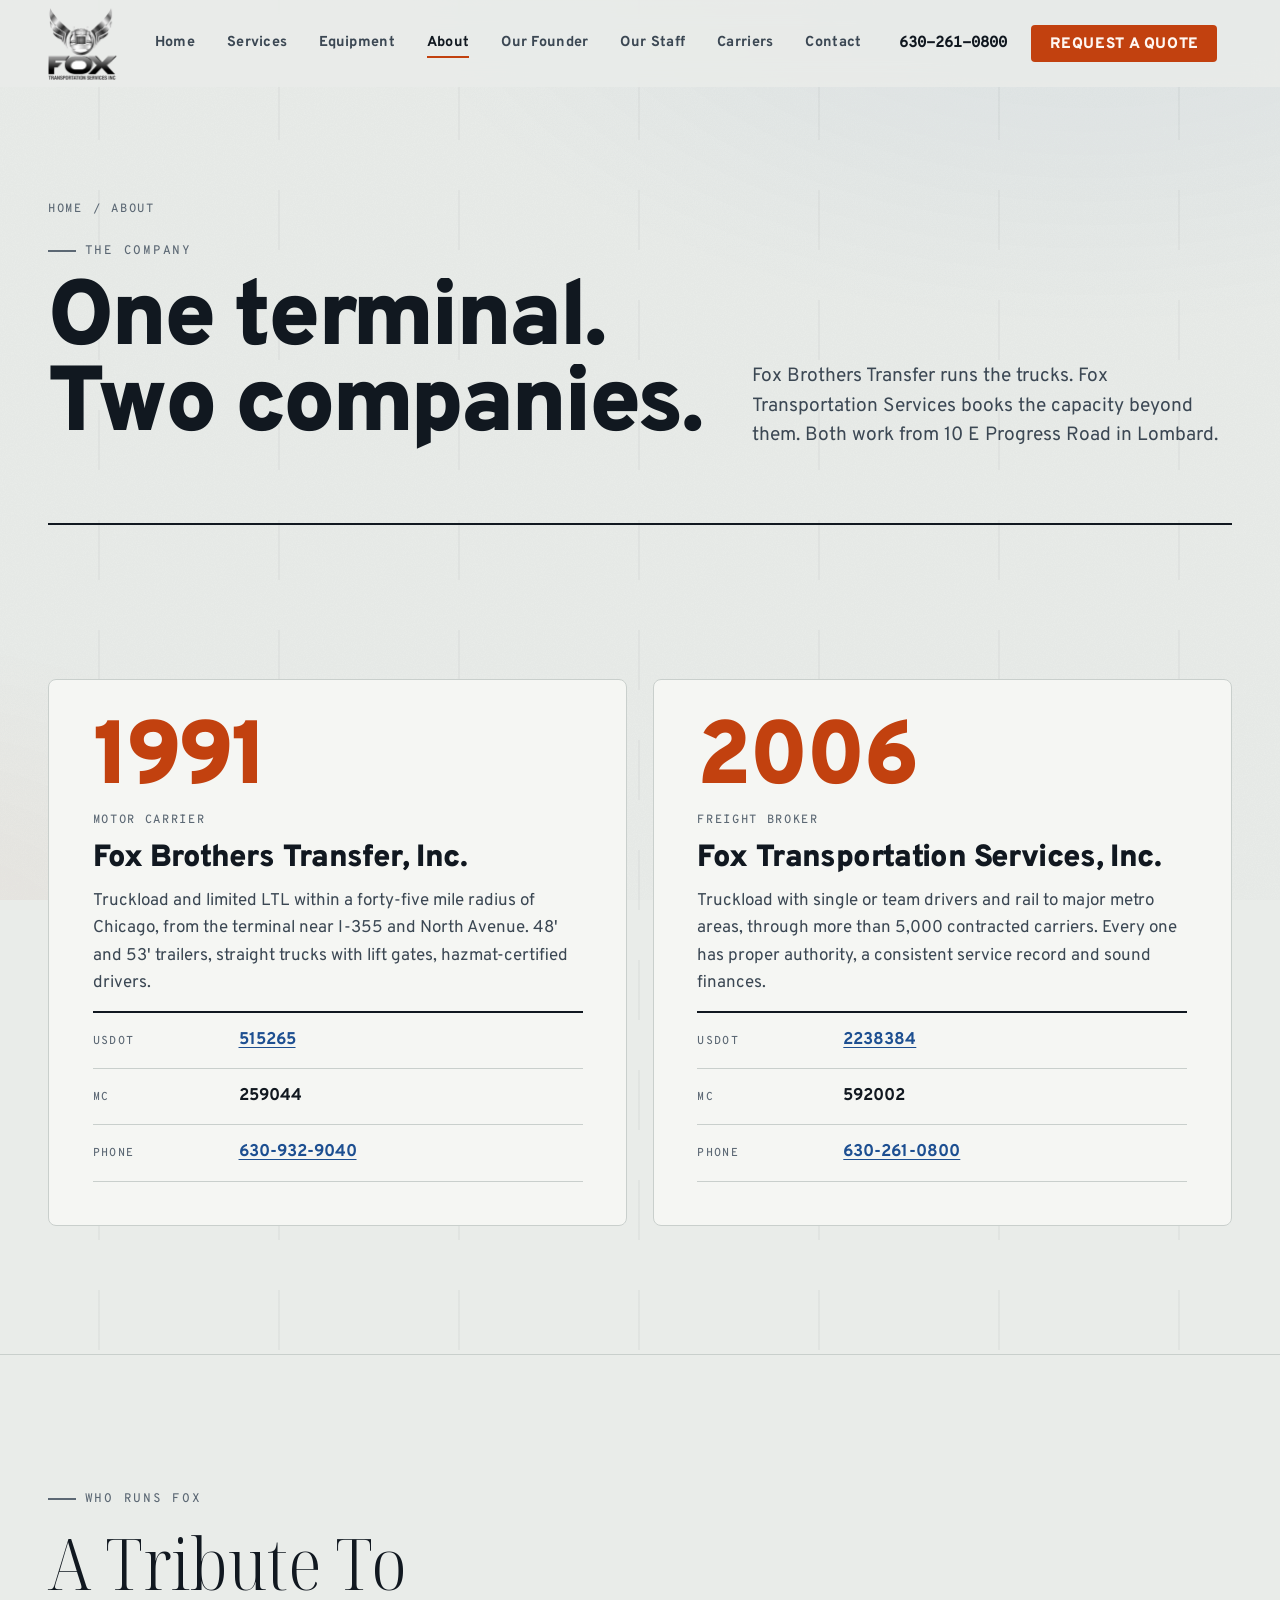
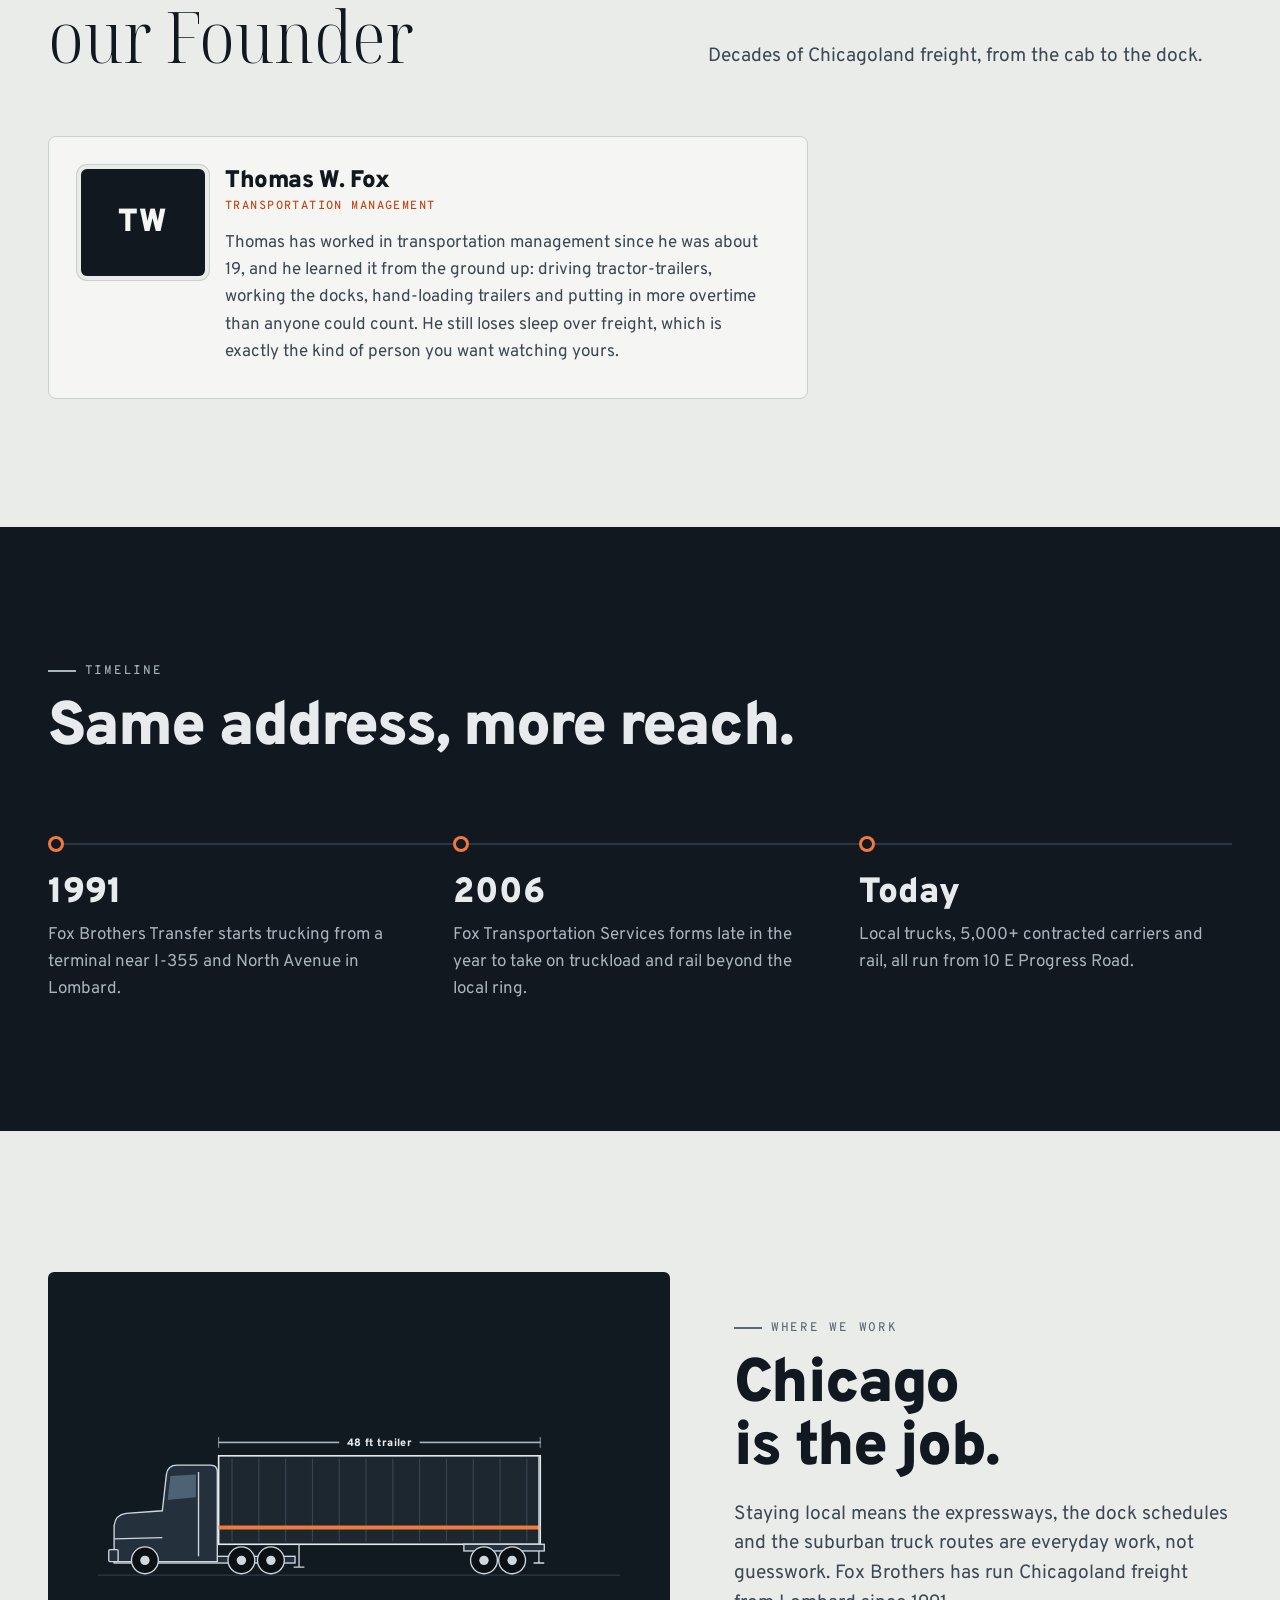
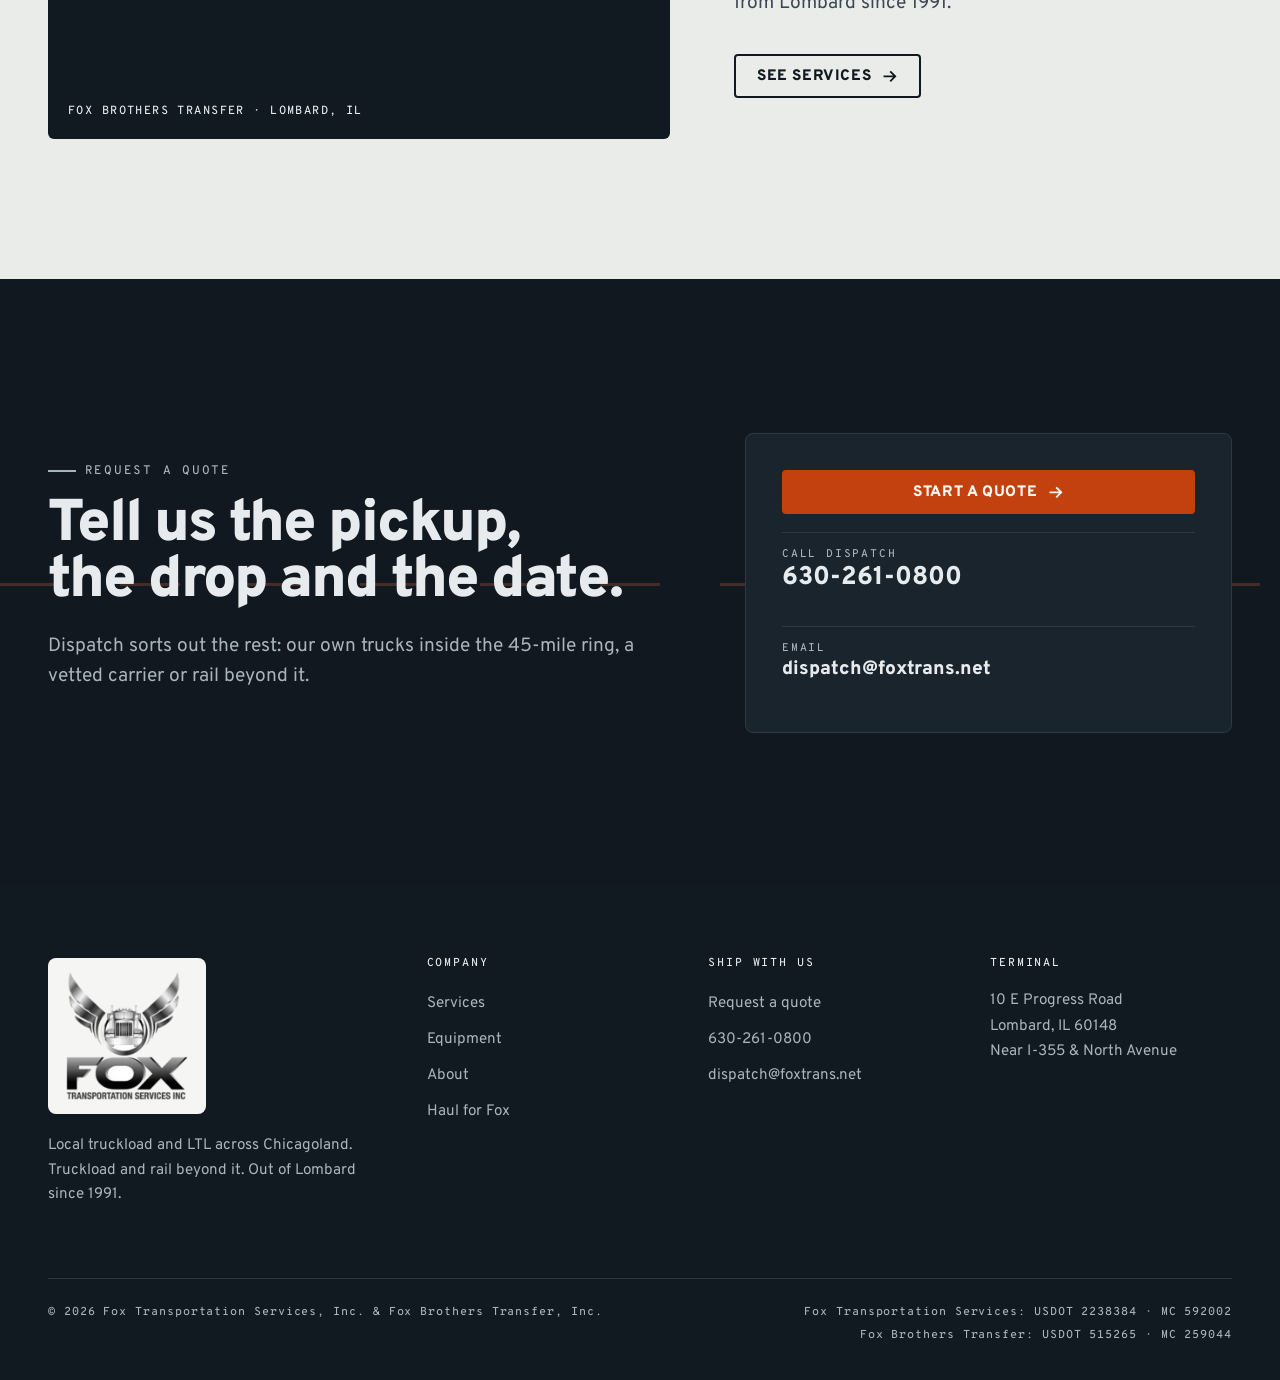
<file: fox-transportation/about.html>
<!doctype html>
<html lang="en">
<head>
<meta charset="utf-8">
<meta name="viewport" content="width=device-width, initial-scale=1">
<title>About | Fox Transportation</title>
<meta name="description" content="Fox Brothers Transfer has trucked out of Lombard, IL since 1991. Fox Transportation Services added truckload brokerage and rail in 2006.">
<meta name="theme-color" content="#e9ece9">
<link rel="icon" type="image/png" sizes="32x32" href="assets/img/fox-icon-32.png">
<link rel="apple-touch-icon" href="assets/img/fox-icon-180.png">
<meta property="og:type" content="website">
<meta property="og:title" content="About | Fox Transportation">
<meta property="og:description" content="Fox Brothers Transfer has trucked out of Lombard, IL since 1991. Fox Transportation Services added truckload brokerage and rail in 2006.">
<!-- DEPLOY STEP: add og:url and og:image with absolute URLs once the live domain is set -->
<link rel="preload" href="assets/fonts/overpass-latin-900-normal.woff2" as="font" type="font/woff2" crossorigin>
<link rel="preload" href="assets/fonts/overpass-latin-400-normal.woff2" as="font" type="font/woff2" crossorigin>
<link rel="stylesheet" href="assets/css/site.css">
<script>document.documentElement.classList.add('js')</script>
<script type="application/ld+json">{"@context":"https://schema.org","@type":"LocalBusiness","name":"Fox Transportation Services, Inc.","url":"https://www.foxtrans.net/","telephone":"+1-630-261-0800","email":"dispatch@foxtrans.net","address":{"@type":"PostalAddress","streetAddress":"10 East Progress Road","addressLocality":"Lombard","addressRegion":"IL","postalCode":"60148","addressCountry":"US"}}</script>
</head>
<body data-page="about.html">
<div class="env" aria-hidden="true"></div>
<a class="skip" href="#main">Skip to content</a>
<header class="nav" data-nav>
<div class="wrap nav__in">
<a class="brand" href="index.html"><img class="brand__logo" src="assets/img/fox-logo.webp" alt="Fox Transportation Services Inc, home" width="280" height="293"></a>
<button class="nav__toggle" type="button" aria-expanded="false" aria-controls="nav-panel" data-nav-toggle><span></span><span></span><span></span><b class="sr-only">Menu</b></button>
<div class="nav__panel" id="nav-panel" data-nav-panel>
<nav aria-label="Main"><ul class="nav__links"><li><a href="index.html">Home</a></li><li><a href="services.html">Services</a></li><li><a href="equipment.html">Equipment</a></li><li><a href="about.html" aria-current="page">About</a></li><li><a href="about.html#founders">Our Founder</a></li><li><a href="staff.html">Our Staff</a></li><li><a href="carriers.html">Carriers</a></li><li><a href="contact.html">Contact</a></li></ul></nav>
<a class="nav__phone" href="tel:+16302610800">630-261-0800</a>
<a class="btn btn--fox nav__cta" href="quote.html">Request a quote</a>
</div>
</div>
</header>
<main id="main" tabindex="-1">
<section class="page-head">
<div class="wrap">
<p class="crumb"><a href="index.html">Home</a><span aria-hidden="true">/</span><span>About</span></p>
<div class="page-head__grid">
<div><p class="kicker" data-reveal>The company</p><h1 class="h-xl" data-reveal-lines><span class="split-line"><span style="--d:0.00s">One terminal.</span></span><span class="split-line"><span style="--d:0.08s">Two companies.</span></span></h1></div>
<p class="lede" data-reveal style="--d:.3s">Fox Brothers Transfer runs the trucks. Fox Transportation Services books the capacity beyond them. Both work from 10 E Progress Road in Lombard.</p>
</div>
<div class="page-head__rule" data-reveal-rule></div>
</div>
</section><section class="companies" aria-label="Fox companies">
<div class="wrap companies__grid">
<article class="co" data-reveal>
<span class="co__year">1991</span>
<span class="co__role">Motor carrier</span>
<h2>Fox Brothers Transfer, Inc.</h2>
<p>Truckload and limited LTL within a forty-five mile radius of Chicago, from the terminal near I-355 and North Avenue. 48' and 53' trailers, straight trucks with lift gates, hazmat-certified drivers.</p>
<dl class="specs"><div><dt>USDOT</dt><dd><a href="https://safer.fmcsa.dot.gov/query.asp?searchtype=ANY&amp;query_type=queryCarrierSnapshot&amp;query_param=USDOT&amp;query_string=515265" rel="noopener">515265</a></dd></div>
<div><dt>MC</dt><dd>259044</dd></div>
<div><dt>Phone</dt><dd><a href="tel:+16309329040">630-932-9040</a></dd></div></dl>
</article>
<article class="co" data-reveal style="--d:.1s">
<span class="co__year">2006</span>
<span class="co__role">Freight broker</span>
<h2>Fox Transportation Services, Inc.</h2>
<p>Truckload with single or team drivers and rail to major metro areas, through more than 5,000 contracted carriers. Every one has proper authority, a consistent service record and sound finances.</p>
<dl class="specs"><div><dt>USDOT</dt><dd><a href="https://safer.fmcsa.dot.gov/query.asp?searchtype=ANY&amp;query_type=queryCarrierSnapshot&amp;query_param=USDOT&amp;query_string=2238384" rel="noopener">2238384</a></dd></div>
<div><dt>MC</dt><dd>592002</dd></div>
<div><dt>Phone</dt><dd><a href="tel:+16302610800">630-261-0800</a></dd></div></dl>
</article>
</div>
</section>
<section class="team" id="founders" aria-labelledby="about-team-h">
<div class="wrap">
<div class="team__head"><div><p class="kicker" data-reveal>Who runs Fox</p><h2 id="about-team-h" class="h-lg h-founders" data-reveal>A Tribute To our Founder</h2></div>
<p class="lede" data-reveal style="--d:.15s">Decades of Chicagoland freight, from the cab to the dock.</p></div>
<div class="team__grid"><article class="person" data-reveal style="--d:0.0s">
<div class="person__photo"><img src="https://fox-transportation.floot.app/_cdn/static/7f535516-86eb-442d-9297-dbc9da1545b0-thomas-fox-2.jpg" alt="Portrait of Thomas W. Fox" width="150" height="130" loading="lazy" decoding="async"></div>
<div class="person__body"><h3>Thomas W. Fox</h3><span class="person__role">Transportation management</span><p>Thomas has worked in transportation management since he was about 19, and he learned it from the ground up: driving tractor-trailers, working the docks, hand-loading trailers and putting in more overtime than anyone could count. He still loses sleep over freight, which is exactly the kind of person you want watching yours.</p></div>
</article></div>
</div>
</section>
<section class="timeline on-dark" aria-labelledby="tl-h">
<div class="wrap">
<p class="kicker" data-reveal>Timeline</p>
<h2 id="tl-h" class="h-lg" data-reveal>Same address, more reach.</h2>
<div class="timeline__track" data-timeline>
<div class="timeline__fill" aria-hidden="true"></div>
<div class="tl" data-reveal><b>1991</b><p>Fox Brothers Transfer starts trucking from a terminal near I-355 and North Avenue in Lombard.</p></div>
<div class="tl" data-reveal style="--d:.12s"><b>2006</b><p>Fox Transportation Services forms late in the year to take on truckload and rail beyond the local ring.</p></div>
<div class="tl" data-reveal style="--d:.24s"><b>Today</b><p>Local trucks, 5,000+ contracted carriers and rail, all run from 10 E Progress Road.</p></div>
</div>
</div>
</section>
<section class="terminal" aria-labelledby="yard-h">
<div class="wrap terminal__grid">
<div data-reveal="scale"><figure class="photo" data-photo="https://d2ol7oe51mr4n9.cloudfront.net/user_3InJjoRwe0fRAqbB5OrU49Jvmiy/f12d64ea-d75b-4641-9939-48f257085b3f.jpg" data-alt="A Fox tractor on a winter lot, seen low from the front" style="--pos:70% 50%">
<div class="photo__fallback" aria-hidden="true"><svg class="truck " viewBox="0 0 780 240" aria-hidden="true" data-truck>
<defs><pattern id="ph2-ribs" x="180" y="0" width="40" height="10" patternUnits="userSpaceOnUse"><line x1="20" y1="0" x2="20" y2="10" class="rib"/></pattern></defs>
<line class="ground" x1="0" y1="224" x2="780" y2="224"/>
<g class="fade" data-unit="tractor">
<rect class="body" x="24" y="196" width="270" height="10"/>
<g transform="translate(0 0)">
<path class="body" d="M24 204 L24 150 Q26 134 42 132 L96 128 L102 74 Q104 60 118 60 L168 60 Q178 60 178 70 L178 204 Z"/>
<path class="glass" d="M108 76 L146 74 L146 108 L104 112 Z"/>
<path class="detail" d="M150 70 L150 196 M24 170 L96 168"/>
<rect class="body" x="16" y="186" width="14" height="18" rx="2"/>
</g>
<rect class="box" data-box x="180" y="46" height="132" style="width:480px"/>
<rect data-box x="184" y="50" height="124" fill="url(#ph2-ribs)" style="width:472px" class="box-ribs"/>
<rect class="accent-stripe" data-box x="180" y="150" height="6" style="width:480px"/>
<path class="detail" d="M300 178 L300 212 M292 212 L308 212"/>
<circle class="tire" cx="70" cy="202" r="20"/><circle class="hub" cx="70" cy="202" r="7.0"/><circle class="tire" cx="214" cy="202" r="20"/><circle class="hub" cx="214" cy="202" r="7.0"/><circle class="tire" cx="258" cy="202" r="20"/><circle class="hub" cx="258" cy="202" r="7.0"/>
<g class="move" data-move style="transform:translateX(-50px)">
<rect class="body" x="596" y="178" width="120" height="10"/>
<circle class="tire" cx="626" cy="202" r="20"/><circle class="hub" cx="626" cy="202" r="7.0"/><circle class="tire" cx="668" cy="202" r="20"/><circle class="hub" cx="668" cy="202" r="7.0"/>
<path class="detail" d="M708 46 L708 178 M700 206 L716 206 M708 188 L708 206"/>
</g>
<g class="dim-g">
<line class="dim" x1="180" y1="18" x2="180" y2="34"/>
<rect class="dim-line" data-box x="180" y="25.4" height="1.2" style="width:480px" fill="currentColor"/>
<line class="dim move" data-move style="transform:translateX(-50px)" x1="710" y1="18" x2="710" y2="34"/>
<g class="move" data-half style="transform:translateX(-25.0px)"><rect x="385" y="12" width="120" height="28" fill="#121a21"/>
<text class="dim-label" x="445" y="31" text-anchor="middle" data-len>48 ft trailer</text></g>
</g>
</g>
</svg></div>
<figcaption>Fox Brothers Transfer · Lombard, IL</figcaption>
</figure></div>
<div>
<p class="kicker" data-reveal>Where we work</p>
<h2 id="yard-h" class="h-lg" data-reveal>Chicago is the job.</h2>
<p class="lede" data-reveal style="--d:.15s;margin-top:1.2rem">Staying local means the expressways, the dock schedules and the suburban truck routes are everyday work, not guesswork. Fox Brothers has run Chicagoland freight from Lombard since 1991.</p>
<a class="btn btn--ghost" href="services.html" data-reveal style="--d:.25s;margin-top:1rem">See services <svg class="arrow" viewBox="0 0 20 20" aria-hidden="true"><path d="M3 10h13M11 4l6 6-6 6" fill="none" stroke="currentColor" stroke-width="2.2"/></svg></a>
</div>
</div>
</section><section class="cta on-dark" aria-labelledby="cta-h">
<div class="cta__road" aria-hidden="true"></div>
<div class="wrap cta__grid">
<div>
<p class="kicker" data-reveal>Request a quote</p>
<h2 id="cta-h" data-reveal-lines><span class="split-line"><span>Tell us the pickup,</span></span><span class="split-line"><span style="--d:.08s">the drop and the date.</span></span></h2>
<p class="lede" data-reveal style="--d:.2s;margin-top:1.4rem">Dispatch sorts out the rest: our own trucks inside the 45-mile ring, a vetted carrier or rail beyond it.</p>
</div>
<div class="cta__card" data-reveal="scale" style="--d:.15s">
<a class="btn btn--fox" href="quote.html">Start a quote <svg class="arrow" viewBox="0 0 20 20" aria-hidden="true"><path d="M3 10h13M11 4l6 6-6 6" fill="none" stroke="currentColor" stroke-width="2.2"/></svg></a>
<a class="cta__phone" href="tel:+16302610800"><small>Call dispatch</small><b>630-261-0800</b></a>
<a class="cta__phone" href="mailto:dispatch@foxtrans.net"><small>Email</small><b style="font-size:1.2rem">dispatch@foxtrans.net</b></a>
</div>
</div>
</section></main>
<footer class="foot on-dark">
<div class="wrap">
<div class="foot__grid">
<div>
<a class="brand" href="index.html"><img class="brand__logo" src="assets/img/fox-logo.webp" alt="Fox Transportation Services Inc, home" width="280" height="293"></a>
<p style="margin-top:20px;max-width:34ch">Local truckload and LTL across Chicagoland. Truckload and rail beyond it. Out of Lombard since 1991.</p>
</div>
<div><h2>Company</h2><ul>
<li><a href="services.html">Services</a></li><li><a href="equipment.html">Equipment</a></li>
<li><a href="about.html">About</a></li><li><a href="carriers.html">Haul for Fox</a></li></ul></div>
<div><h2>Ship with us</h2><ul>
<li><a href="quote.html">Request a quote</a></li><li><a href="tel:+16302610800">630-261-0800</a></li>
<li><a href="mailto:dispatch@foxtrans.net">dispatch@foxtrans.net</a></li></ul></div>
<div><h2>Terminal</h2><address>10 E Progress Road<br>Lombard, IL 60148<br>Near I-355 &amp; North Avenue</address></div>
</div>
<div class="foot__legal">
<span>© <span data-year>2026</span> Fox Transportation Services, Inc. &amp; Fox Brothers Transfer, Inc.</span>
<span class="foot__auth"><span>Fox Transportation Services: <span class="nw">USDOT 2238384 · MC 592002</span></span><span>Fox Brothers Transfer: <span class="nw">USDOT 515265 · MC 259044</span></span></span>
</div>
</div>
</footer>
<script src="assets/js/site.js" defer></script>
</body>
</html>
</file>
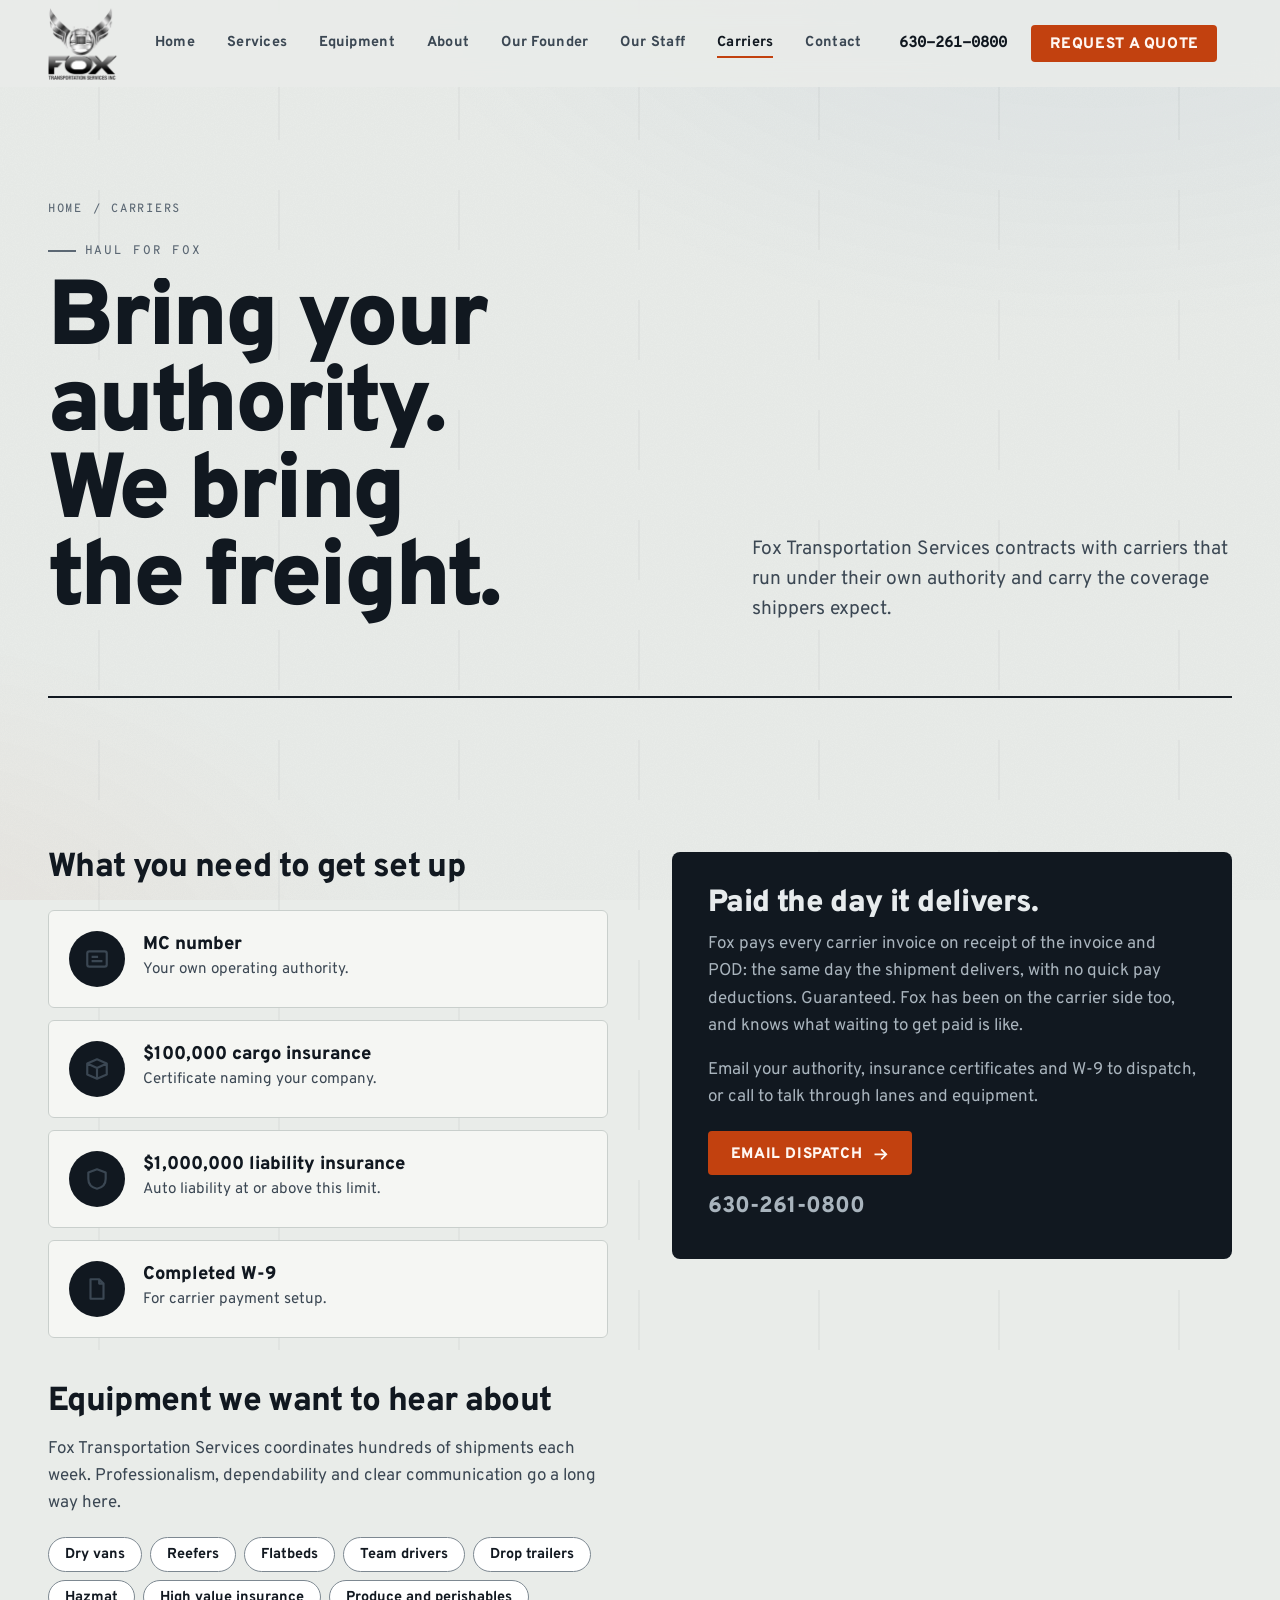
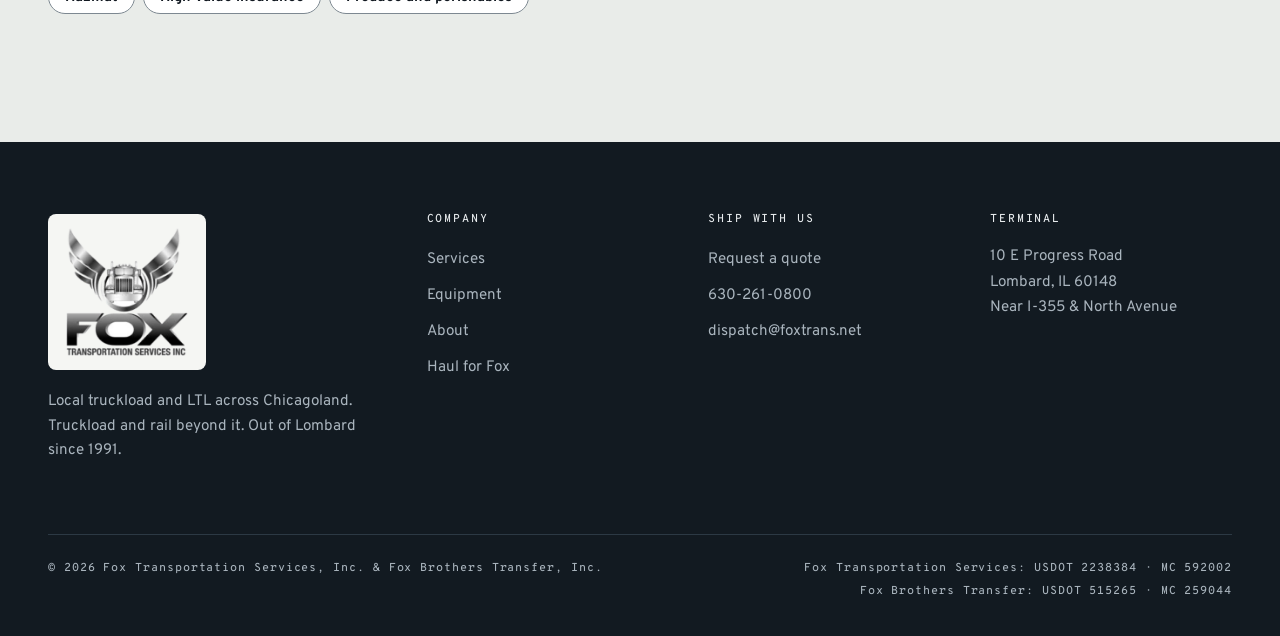
<file: fox-transportation/carriers.html>
<!doctype html>
<html lang="en">
<head>
<meta charset="utf-8">
<meta name="viewport" content="width=device-width, initial-scale=1">
<title>Carriers | Haul for Fox Transportation</title>
<meta name="description" content="Carrier requirements for Fox Transportation Services: your own MC authority, $100,000 cargo insurance, $1,000,000 liability insurance and a completed W-9.">
<meta name="theme-color" content="#e9ece9">
<link rel="icon" type="image/png" sizes="32x32" href="assets/img/fox-icon-32.png">
<link rel="apple-touch-icon" href="assets/img/fox-icon-180.png">
<meta property="og:type" content="website">
<meta property="og:title" content="Carriers | Haul for Fox Transportation">
<meta property="og:description" content="Carrier requirements for Fox Transportation Services: your own MC authority, $100,000 cargo insurance, $1,000,000 liability insurance and a completed W-9.">
<!-- DEPLOY STEP: add og:url and og:image with absolute URLs once the live domain is set -->
<link rel="preload" href="assets/fonts/overpass-latin-900-normal.woff2" as="font" type="font/woff2" crossorigin>
<link rel="preload" href="assets/fonts/overpass-latin-400-normal.woff2" as="font" type="font/woff2" crossorigin>
<link rel="stylesheet" href="assets/css/site.css">
<script>document.documentElement.classList.add('js')</script>
<script type="application/ld+json">{"@context":"https://schema.org","@type":"LocalBusiness","name":"Fox Transportation Services, Inc.","url":"https://www.foxtrans.net/","telephone":"+1-630-261-0800","email":"dispatch@foxtrans.net","address":{"@type":"PostalAddress","streetAddress":"10 East Progress Road","addressLocality":"Lombard","addressRegion":"IL","postalCode":"60148","addressCountry":"US"}}</script>
</head>
<body data-page="carriers.html">
<div class="env" aria-hidden="true"></div>
<a class="skip" href="#main">Skip to content</a>
<header class="nav" data-nav>
<div class="wrap nav__in">
<a class="brand" href="index.html"><img class="brand__logo" src="assets/img/fox-logo.webp" alt="Fox Transportation Services Inc, home" width="280" height="293"></a>
<button class="nav__toggle" type="button" aria-expanded="false" aria-controls="nav-panel" data-nav-toggle><span></span><span></span><span></span><b class="sr-only">Menu</b></button>
<div class="nav__panel" id="nav-panel" data-nav-panel>
<nav aria-label="Main"><ul class="nav__links"><li><a href="index.html">Home</a></li><li><a href="services.html">Services</a></li><li><a href="equipment.html">Equipment</a></li><li><a href="about.html">About</a></li><li><a href="about.html#founders">Our Founder</a></li><li><a href="staff.html">Our Staff</a></li><li><a href="carriers.html" aria-current="page">Carriers</a></li><li><a href="contact.html">Contact</a></li></ul></nav>
<a class="nav__phone" href="tel:+16302610800">630-261-0800</a>
<a class="btn btn--fox nav__cta" href="quote.html">Request a quote</a>
</div>
</div>
</header>
<main id="main" tabindex="-1">
<section class="page-head">
<div class="wrap">
<p class="crumb"><a href="index.html">Home</a><span aria-hidden="true">/</span><span>Carriers</span></p>
<div class="page-head__grid">
<div><p class="kicker" data-reveal>Haul for Fox</p><h1 class="h-xl" data-reveal-lines><span class="split-line"><span style="--d:0.00s">Bring your authority.</span></span><span class="split-line"><span style="--d:0.08s">We bring the freight.</span></span></h1></div>
<p class="lede" data-reveal style="--d:.3s">Fox Transportation Services contracts with carriers that run under their own authority and carry the coverage shippers expect.</p>
</div>
<div class="page-head__rule" data-reveal-rule></div>
</div>
</section><section class="checklist" aria-labelledby="req-h">
<div class="wrap checklist__grid">
<div>
<h2 id="req-h" class="h-md" data-reveal style="margin-bottom:24px">What you need to get set up</h2>
<ul class="req">
<li data-reveal><span class="req__ico" aria-hidden="true"><svg viewBox="0 0 24 24"><rect x="3" y="5" width="18" height="14" rx="2" fill="none" stroke="currentColor" stroke-width="2"/><path d="M7 10h6M7 14h10" stroke="currentColor" stroke-width="2"/></svg></span><div><b>MC number</b><span>Your own operating authority.</span></div></li>
<li data-reveal style="--d:.08s"><span class="req__ico" aria-hidden="true"><svg viewBox="0 0 24 24"><path d="M3 7l9-4 9 4v10l-9 4-9-4z M3 7l9 4 9-4 M12 11v10" fill="none" stroke="currentColor" stroke-width="2" stroke-linejoin="round"/></svg></span><div><b>$100,000 cargo insurance</b><span>Certificate naming your company.</span></div></li>
<li data-reveal style="--d:.16s"><span class="req__ico" aria-hidden="true"><svg viewBox="0 0 24 24"><path d="M12 3l8 3v6c0 5-3.5 8-8 9-4.5-1-8-4-8-9V6z" fill="none" stroke="currentColor" stroke-width="2" stroke-linejoin="round"/></svg></span><div><b>$1,000,000 liability insurance</b><span>Auto liability at or above this limit.</span></div></li>
<li data-reveal style="--d:.24s"><span class="req__ico" aria-hidden="true"><svg viewBox="0 0 24 24"><path d="M6 3h8l4 4v14H6z M14 3v4h4" fill="none" stroke="currentColor" stroke-width="2" stroke-linejoin="round"/></svg></span><div><b>Completed W-9</b><span>For carrier payment setup.</span></div></li>
</ul>
<h2 class="h-md" data-reveal style="margin:48px 0 16px">Equipment we want to hear about</h2>
<p data-reveal style="color:var(--ink-2);max-width:56ch">Fox Transportation Services coordinates hundreds of shipments each week. Professionalism, dependability and clear communication go a long way here.</p>
<ul class="tags" data-reveal>
<li>Dry vans</li><li>Reefers</li><li>Flatbeds</li><li>Team drivers</li><li>Drop trailers</li><li>Hazmat</li><li>High value insurance</li><li>Produce and perishables</li>
</ul>
</div>
<aside class="note on-dark" data-reveal="scale" style="--d:.1s">
<h2>Paid the day it delivers.</h2>
<p>Fox pays every carrier invoice on receipt of the invoice and POD: the same day the shipment delivers, with no quick pay deductions. Guaranteed. Fox has been on the carrier side too, and knows what waiting to get paid is like.</p>
<p>Email your authority, insurance certificates and W-9 to dispatch, or call to talk through lanes and equipment.</p>
<p style="margin-top:20px"><a class="btn btn--fox" href="mailto:dispatch@foxtrans.net?subject=Carrier%20setup">Email dispatch <svg class="arrow" viewBox="0 0 20 20" aria-hidden="true"><path d="M3 10h13M11 4l6 6-6 6" fill="none" stroke="currentColor" stroke-width="2.2"/></svg></a></p>
<p style="margin:16px 0 0"><a href="tel:+16302610800" style="font:800 1.4rem var(--f-display);text-decoration:none">630-261-0800</a></p>
</aside>
</div>
</section></main>
<footer class="foot on-dark">
<div class="wrap">
<div class="foot__grid">
<div>
<a class="brand" href="index.html"><img class="brand__logo" src="assets/img/fox-logo.webp" alt="Fox Transportation Services Inc, home" width="280" height="293"></a>
<p style="margin-top:20px;max-width:34ch">Local truckload and LTL across Chicagoland. Truckload and rail beyond it. Out of Lombard since 1991.</p>
</div>
<div><h2>Company</h2><ul>
<li><a href="services.html">Services</a></li><li><a href="equipment.html">Equipment</a></li>
<li><a href="about.html">About</a></li><li><a href="carriers.html">Haul for Fox</a></li></ul></div>
<div><h2>Ship with us</h2><ul>
<li><a href="quote.html">Request a quote</a></li><li><a href="tel:+16302610800">630-261-0800</a></li>
<li><a href="mailto:dispatch@foxtrans.net">dispatch@foxtrans.net</a></li></ul></div>
<div><h2>Terminal</h2><address>10 E Progress Road<br>Lombard, IL 60148<br>Near I-355 &amp; North Avenue</address></div>
</div>
<div class="foot__legal">
<span>© <span data-year>2026</span> Fox Transportation Services, Inc. &amp; Fox Brothers Transfer, Inc.</span>
<span class="foot__auth"><span>Fox Transportation Services: <span class="nw">USDOT 2238384 · MC 592002</span></span><span>Fox Brothers Transfer: <span class="nw">USDOT 515265 · MC 259044</span></span></span>
</div>
</div>
</footer>
<script src="assets/js/site.js" defer></script>
</body>
</html>
</file>
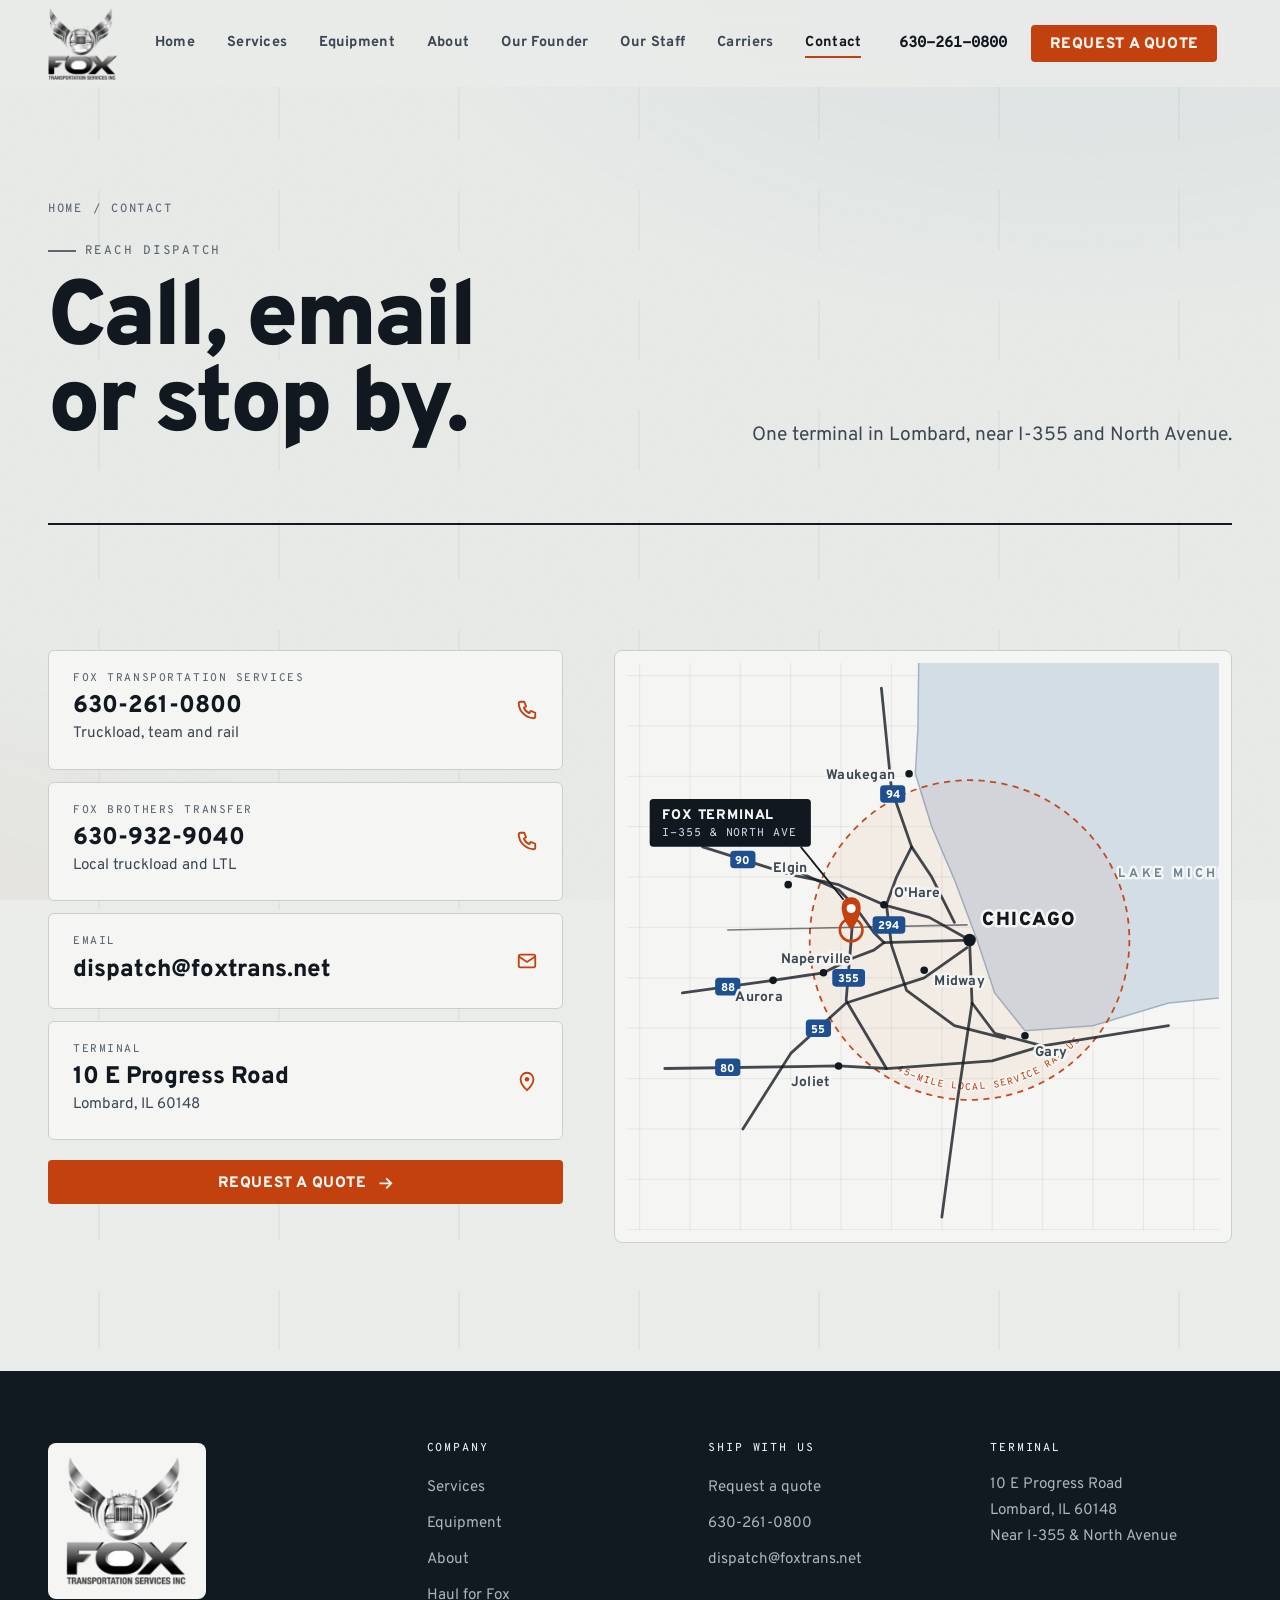
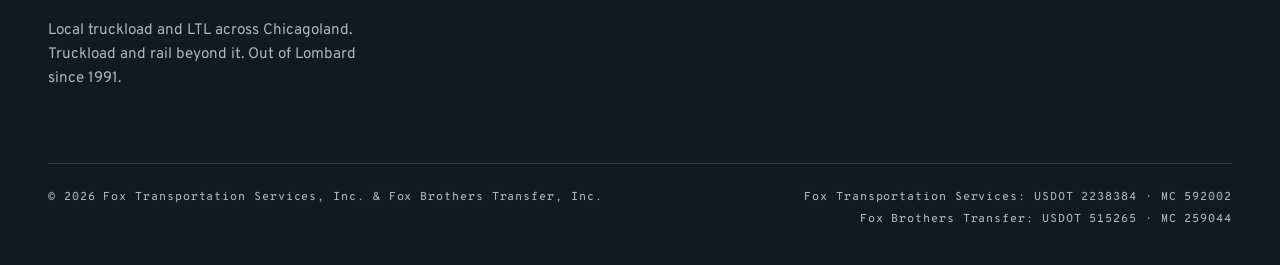
<file: fox-transportation/contact.html>
<!doctype html>
<html lang="en">
<head>
<meta charset="utf-8">
<meta name="viewport" content="width=device-width, initial-scale=1">
<title>Contact | Fox Transportation</title>
<meta name="description" content="Fox Transportation, 10 E Progress Road, Lombard, IL 60148. Dispatch 630-261-0800, dispatch@foxtrans.net.">
<meta name="theme-color" content="#e9ece9">
<link rel="icon" type="image/png" sizes="32x32" href="assets/img/fox-icon-32.png">
<link rel="apple-touch-icon" href="assets/img/fox-icon-180.png">
<meta property="og:type" content="website">
<meta property="og:title" content="Contact | Fox Transportation">
<meta property="og:description" content="Fox Transportation, 10 E Progress Road, Lombard, IL 60148. Dispatch 630-261-0800, dispatch@foxtrans.net.">
<!-- DEPLOY STEP: add og:url and og:image with absolute URLs once the live domain is set -->
<link rel="preload" href="assets/fonts/overpass-latin-900-normal.woff2" as="font" type="font/woff2" crossorigin>
<link rel="preload" href="assets/fonts/overpass-latin-400-normal.woff2" as="font" type="font/woff2" crossorigin>
<link rel="stylesheet" href="assets/css/site.css">
<script>document.documentElement.classList.add('js')</script>
<script type="application/ld+json">{"@context":"https://schema.org","@type":"LocalBusiness","name":"Fox Transportation Services, Inc.","url":"https://www.foxtrans.net/","telephone":"+1-630-261-0800","email":"dispatch@foxtrans.net","address":{"@type":"PostalAddress","streetAddress":"10 East Progress Road","addressLocality":"Lombard","addressRegion":"IL","postalCode":"60148","addressCountry":"US"}}</script>
</head>
<body data-page="contact.html">
<div class="env" aria-hidden="true"></div>
<a class="skip" href="#main">Skip to content</a>
<header class="nav" data-nav>
<div class="wrap nav__in">
<a class="brand" href="index.html"><img class="brand__logo" src="assets/img/fox-logo.webp" alt="Fox Transportation Services Inc, home" width="280" height="293"></a>
<button class="nav__toggle" type="button" aria-expanded="false" aria-controls="nav-panel" data-nav-toggle><span></span><span></span><span></span><b class="sr-only">Menu</b></button>
<div class="nav__panel" id="nav-panel" data-nav-panel>
<nav aria-label="Main"><ul class="nav__links"><li><a href="index.html">Home</a></li><li><a href="services.html">Services</a></li><li><a href="equipment.html">Equipment</a></li><li><a href="about.html">About</a></li><li><a href="about.html#founders">Our Founder</a></li><li><a href="staff.html">Our Staff</a></li><li><a href="carriers.html">Carriers</a></li><li><a href="contact.html" aria-current="page">Contact</a></li></ul></nav>
<a class="nav__phone" href="tel:+16302610800">630-261-0800</a>
<a class="btn btn--fox nav__cta" href="quote.html">Request a quote</a>
</div>
</div>
</header>
<main id="main" tabindex="-1">
<section class="page-head">
<div class="wrap">
<p class="crumb"><a href="index.html">Home</a><span aria-hidden="true">/</span><span>Contact</span></p>
<div class="page-head__grid">
<div><p class="kicker" data-reveal>Reach dispatch</p><h1 class="h-xl" data-reveal-lines><span class="split-line"><span style="--d:0.00s">Call, email</span></span><span class="split-line"><span style="--d:0.08s">or stop by.</span></span></h1></div>
<p class="lede" data-reveal style="--d:.3s">One terminal in Lombard, near I-355 and North Avenue.</p>
</div>
<div class="page-head__rule" data-reveal-rule></div>
</div>
</section><section class="contact" aria-label="Contact details">
<div class="wrap contact__grid">
<div class="lines">
<a class="line" href="tel:+16302610800" data-reveal><div><small>Fox Transportation Services</small><b>630-261-0800</b><span>Truckload, team and rail</span></div><svg viewBox="0 0 24 24" aria-hidden="true"><path d="M5 3h4l2 5-2.5 1.5a11 11 0 0 0 6 6L16 13l5 2v4a2 2 0 0 1-2 2A17 17 0 0 1 3 5a2 2 0 0 1 2-2z" fill="none" stroke="currentColor" stroke-width="2" stroke-linejoin="round"/></svg></a>
<a class="line" href="tel:+16309329040" data-reveal style="--d:.06s"><div><small>Fox Brothers Transfer</small><b>630-932-9040</b><span>Local truckload and LTL</span></div><svg viewBox="0 0 24 24" aria-hidden="true"><path d="M5 3h4l2 5-2.5 1.5a11 11 0 0 0 6 6L16 13l5 2v4a2 2 0 0 1-2 2A17 17 0 0 1 3 5a2 2 0 0 1 2-2z" fill="none" stroke="currentColor" stroke-width="2" stroke-linejoin="round"/></svg></a>
<a class="line" href="mailto:dispatch@foxtrans.net" data-reveal style="--d:.12s"><div><small>Email</small><b>dispatch@foxtrans.net</b></div><svg viewBox="0 0 24 24" aria-hidden="true"><rect x="3" y="5" width="18" height="14" rx="2" fill="none" stroke="currentColor" stroke-width="2"/><path d="m3 7 9 6 9-6" fill="none" stroke="currentColor" stroke-width="2"/></svg></a>
<a class="line" href="https://www.google.com/maps/search/?api=1&amp;query=10+E+Progress+Rd+Lombard+IL+60148" rel="noopener" data-reveal style="--d:.18s"><div><small>Terminal</small><b>10 E Progress Road</b><span>Lombard, IL 60148</span></div><svg viewBox="0 0 24 24" aria-hidden="true"><path d="M12 22s7-6.5 7-12a7 7 0 0 0-14 0c0 5.5 7 12 7 12z" fill="none" stroke="currentColor" stroke-width="2"/><circle cx="12" cy="10" r="2.5" fill="currentColor"/></svg></a>
<a class="btn btn--fox" href="quote.html" data-reveal style="--d:.24s;margin-top:8px">Request a quote <svg class="arrow" viewBox="0 0 20 20" aria-hidden="true"><path d="M3 10h13M11 4l6 6-6 6" fill="none" stroke="currentColor" stroke-width="2.2"/></svg></a>
</div>
<div data-reveal="scale"><div class="map" data-map>
<svg viewBox="170 30 470 450" role="img" aria-labelledby="cm-t">
<title id="cm-t">Map of the Chicago area showing the Fox terminal in Lombard and the 45-mile local service ring around Chicago</title>
<defs><mask id="cm-m0" maskUnits="userSpaceOnUse" x="100" y="0" width="640" height="520"><path class="out-draw" pathLength="1" d="M286 282 L214 292 L172 296" fill="none" stroke="#fff" stroke-width="12"/></mask><mask id="cm-m1" maskUnits="userSpaceOnUse" x="100" y="0" width="640" height="520"><path class="out-draw" pathLength="1" d="M380 130 L372 50 L370 20" fill="none" stroke="#fff" stroke-width="12"/></mask><mask id="cm-m2" maskUnits="userSpaceOnUse" x="100" y="0" width="640" height="520"><path class="out-draw" pathLength="1" d="M500 334 L600 318 L660 306" fill="none" stroke="#fff" stroke-width="12"/></mask><mask id="cm-m3" maskUnits="userSpaceOnUse" x="100" y="0" width="640" height="520"><path class="out-draw" pathLength="1" d="M300 340 L262 400 L232 452" fill="none" stroke="#fff" stroke-width="12"/></mask><mask id="cm-mr" maskUnits="userSpaceOnUse" x="100" y="0" width="640" height="520"><path class="out-draw" pathLength="1" d="M406 280 L380 300 L330 330 L284 372 L236 430 L214 470" fill="none" stroke="#fff" stroke-width="14"/></mask><clipPath id="cm-clip"><rect x="140" y="0" width="560" height="520"/></clipPath></defs>
<g aria-hidden="true">
<line class="grid-line" x1="180" y1="0" x2="180" y2="520"/><line class="grid-line" x1="220" y1="0" x2="220" y2="520"/><line class="grid-line" x1="260" y1="0" x2="260" y2="520"/><line class="grid-line" x1="300" y1="0" x2="300" y2="520"/><line class="grid-line" x1="340" y1="0" x2="340" y2="520"/><line class="grid-line" x1="380" y1="0" x2="380" y2="520"/><line class="grid-line" x1="420" y1="0" x2="420" y2="520"/><line class="grid-line" x1="460" y1="0" x2="460" y2="520"/><line class="grid-line" x1="500" y1="0" x2="500" y2="520"/><line class="grid-line" x1="540" y1="0" x2="540" y2="520"/><line class="grid-line" x1="580" y1="0" x2="580" y2="520"/><line class="grid-line" x1="620" y1="0" x2="620" y2="520"/><line class="grid-line" x1="140" y1="40" x2="680" y2="40"/><line class="grid-line" x1="140" y1="80" x2="680" y2="80"/><line class="grid-line" x1="140" y1="120" x2="680" y2="120"/><line class="grid-line" x1="140" y1="160" x2="680" y2="160"/><line class="grid-line" x1="140" y1="200" x2="680" y2="200"/><line class="grid-line" x1="140" y1="240" x2="680" y2="240"/><line class="grid-line" x1="140" y1="280" x2="680" y2="280"/><line class="grid-line" x1="140" y1="320" x2="680" y2="320"/><line class="grid-line" x1="140" y1="360" x2="680" y2="360"/><line class="grid-line" x1="140" y1="400" x2="680" y2="400"/><line class="grid-line" x1="140" y1="440" x2="680" y2="440"/><line class="grid-line" x1="140" y1="480" x2="680" y2="480"/>
<path class="lake" d="M402 0 L401 82 L399 118 L412 160 L430 202 L448 250 L462 292 L486 322 L540 318 L600 300 L700 290 L700 0 Z"/><path class="lake-edge" d="M402 0 L401 82 L399 118 L412 160 L430 202 L448 250 L462 292 L486 322 L540 318 L600 300 L700 290 L700 0 Z"/>
<text class="city" x="560" y="200" style="fill:#6d8599;letter-spacing:.3em;font-size:10px">LAKE MICHIGAN</text>
<g class="ring-g" data-ring><circle class="ring" cx="442" cy="250" r="180"/>
<text class="ring-label"><textPath href="#cm-arc" startOffset="22%">45-mile local service radius</textPath></text></g>
<path id="cm-arc" d="M309 353 A168 168 0 0 0 575 353" fill="none"/>
<path class="road road--minor" pathLength="1" d="M250 242 L440 238"/>
<path class="road" pathLength="1" d="M442 250 L374 252 L366 244 L350 222 L338 210 L306 196"/>
<path class="road" pathLength="1" d="M374 252 L366 258 L350 264 L326 276 L286 282 L214 292"/>
<path class="road" pathLength="1" d="M350 222 L348 250 L344 298 L376 352"/>
<path class="road" pathLength="1" d="M396 176 L384 200 L376 222 L380 254 L392 290 L430 318 L470 328"/>
<path class="road" pathLength="1" d="M442 250 L410 232 L374 222 L338 206 L300 198 L230 176"/>
<path class="road" pathLength="1" d="M430 236 L412 200 L396 176 L380 130 L372 50"/>
<path class="road" pathLength="1" d="M442 250 L444 300 L462 324 L500 334"/>
<path class="road" pathLength="1" d="M440 256 L406 280 L344 300 L300 340 L262 400"/>
<path class="road" pathLength="1" d="M444 300 L432 380 L420 470"/>
<path class="road" pathLength="1" d="M200 352 L338 350 L376 352 L460 346 L500 334 L600 318"/>
<g class="shield" transform="translate(322 320)"><rect x="-10.0" y="-7" width="20" height="14" rx="3"/><text y="3.5">55</text></g><g class="shield" transform="translate(250 287)"><rect x="-10.0" y="-7" width="20" height="14" rx="3"/><text y="3.5">88</text></g><g class="shield" transform="translate(346 280)"><rect x="-13.0" y="-7" width="26" height="14" rx="3"/><text y="3.5">355</text></g><g class="shield" transform="translate(381 134)"><rect x="-10.0" y="-7" width="20" height="14" rx="3"/><text y="3.5">94</text></g><g class="shield" transform="translate(250 351)"><rect x="-10.0" y="-7" width="20" height="14" rx="3"/><text y="3.5">80</text></g><g class="shield" transform="translate(378 238)"><rect x="-13.0" y="-7" width="26" height="14" rx="3"/><text y="3.5">294</text></g><g class="shield" transform="translate(262 186)"><rect x="-10.0" y="-7" width="20" height="14" rx="3"/><text y="3.5">90</text></g>
<circle class="dot" cx="442" cy="250" r="5"/><text class="city city--big" x="452" y="238">CHICAGO</text><circle class="dot" cx="374" cy="222" r="3"/><text class="city" x="382" y="216">O'Hare</text><circle class="dot" cx="406" cy="274" r="3"/><text class="city" x="414" y="286">Midway</text><circle class="dot" cx="338" cy="350" r="3"/><text class="city" x="300" y="366">Joliet</text><circle class="dot" cx="286" cy="282" r="3"/><text class="city" x="256" y="298">Aurora</text><circle class="dot" cx="298" cy="206" r="3"/><text class="city" x="286" y="196">Elgin</text><circle class="dot" cx="394" cy="118" r="3"/><text class="city" x="328" y="122">Waukegan</text><circle class="dot" cx="486" cy="326" r="3"/><text class="city" x="494" y="342">Gary</text><circle class="dot" cx="326" cy="276" r="3"/><text class="city" x="292" y="268">Naperville</text>
<g data-outs><path class="out" d="M286 282 L214 292 L172 296" mask="url(#cm-m0)"/><circle class="out-head" data-end cx="172" cy="296" r="5"/><path class="out" d="M380 130 L372 50 L370 20" mask="url(#cm-m1)"/><circle class="out-head" data-end cx="370" cy="20" r="5"/><path class="out" d="M500 334 L600 318 L660 306" mask="url(#cm-m2)"/><circle class="out-head" data-end cx="660" cy="306" r="5"/><path class="out" d="M300 340 L262 400 L232 452" mask="url(#cm-m3)"/><circle class="out-head" data-end cx="232" cy="452" r="5"/><path class="rail" d="M406 280 L380 300 L330 330 L284 372 L236 430 L214 470" mask="url(#cm-mr)"/><text class="out-label" x="226" y="416" transform="rotate(-52 226 416)">Rail · major metros</text><text class="out-label" x="176" y="314">Truckload</text><text class="out-label" x="176" y="327">single or team</text></g>
<g class="pin" data-pin transform="translate(348 242)">
<circle class="pin-pulse" r="9"/>
<path class="pin-head" d="M0 0 C-10 -12 -10 -26 0 -26 C10 -26 10 -12 0 0Z"/><circle r="3.6" cy="-17" fill="#fff"/>
<line class="pin-lead" x1="-40" y1="-66" x2="-6" y2="-24"/><g class="pin-label" transform="translate(-160 -104)"><rect width="128" height="38" rx="3"/>
<text x="10" y="16">FOX TERMINAL</text><text class="sub" x="10" y="29">I-355 &amp; NORTH AVE</text></g>
</g>
</g>
</svg>
</div></div>
</div>
</section></main>
<footer class="foot on-dark">
<div class="wrap">
<div class="foot__grid">
<div>
<a class="brand" href="index.html"><img class="brand__logo" src="assets/img/fox-logo.webp" alt="Fox Transportation Services Inc, home" width="280" height="293"></a>
<p style="margin-top:20px;max-width:34ch">Local truckload and LTL across Chicagoland. Truckload and rail beyond it. Out of Lombard since 1991.</p>
</div>
<div><h2>Company</h2><ul>
<li><a href="services.html">Services</a></li><li><a href="equipment.html">Equipment</a></li>
<li><a href="about.html">About</a></li><li><a href="carriers.html">Haul for Fox</a></li></ul></div>
<div><h2>Ship with us</h2><ul>
<li><a href="quote.html">Request a quote</a></li><li><a href="tel:+16302610800">630-261-0800</a></li>
<li><a href="mailto:dispatch@foxtrans.net">dispatch@foxtrans.net</a></li></ul></div>
<div><h2>Terminal</h2><address>10 E Progress Road<br>Lombard, IL 60148<br>Near I-355 &amp; North Avenue</address></div>
</div>
<div class="foot__legal">
<span>© <span data-year>2026</span> Fox Transportation Services, Inc. &amp; Fox Brothers Transfer, Inc.</span>
<span class="foot__auth"><span>Fox Transportation Services: <span class="nw">USDOT 2238384 · MC 592002</span></span><span>Fox Brothers Transfer: <span class="nw">USDOT 515265 · MC 259044</span></span></span>
</div>
</div>
</footer>
<script src="assets/js/site.js" defer></script>
</body>
</html>
</file>
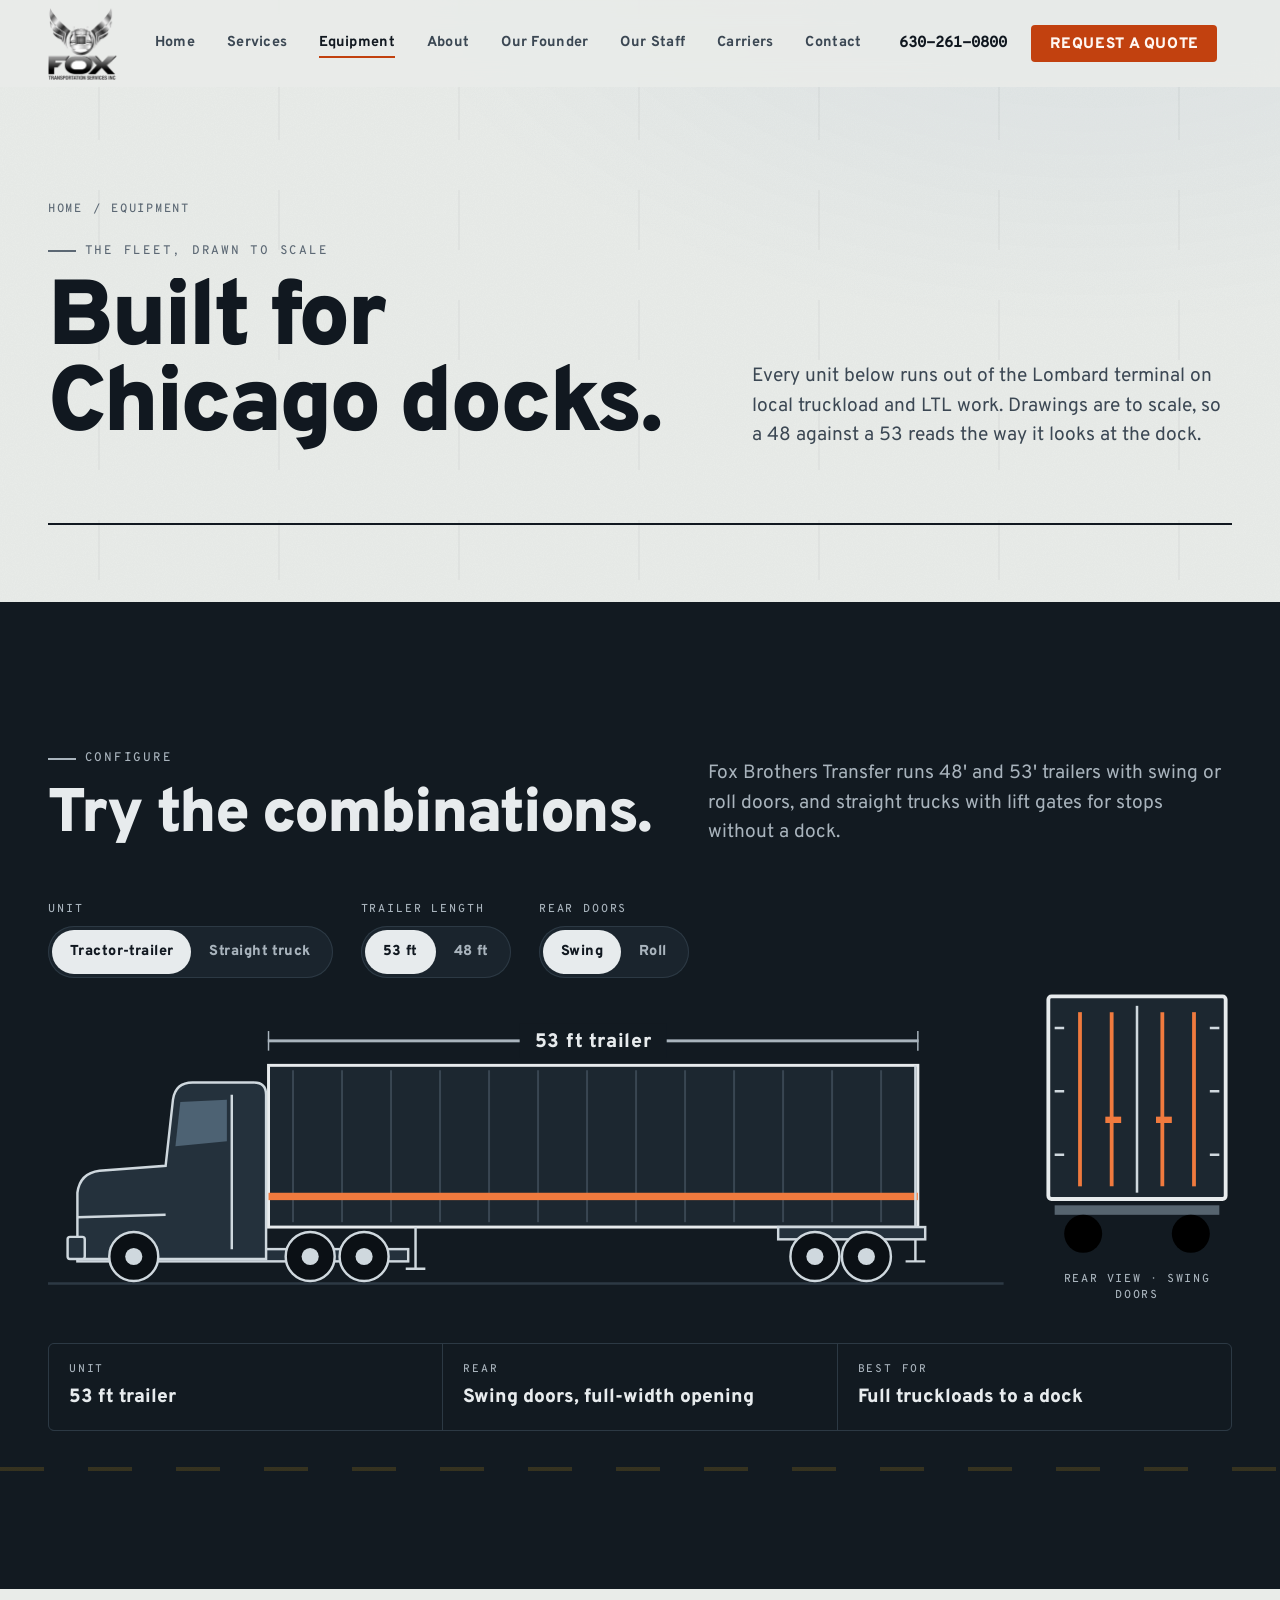
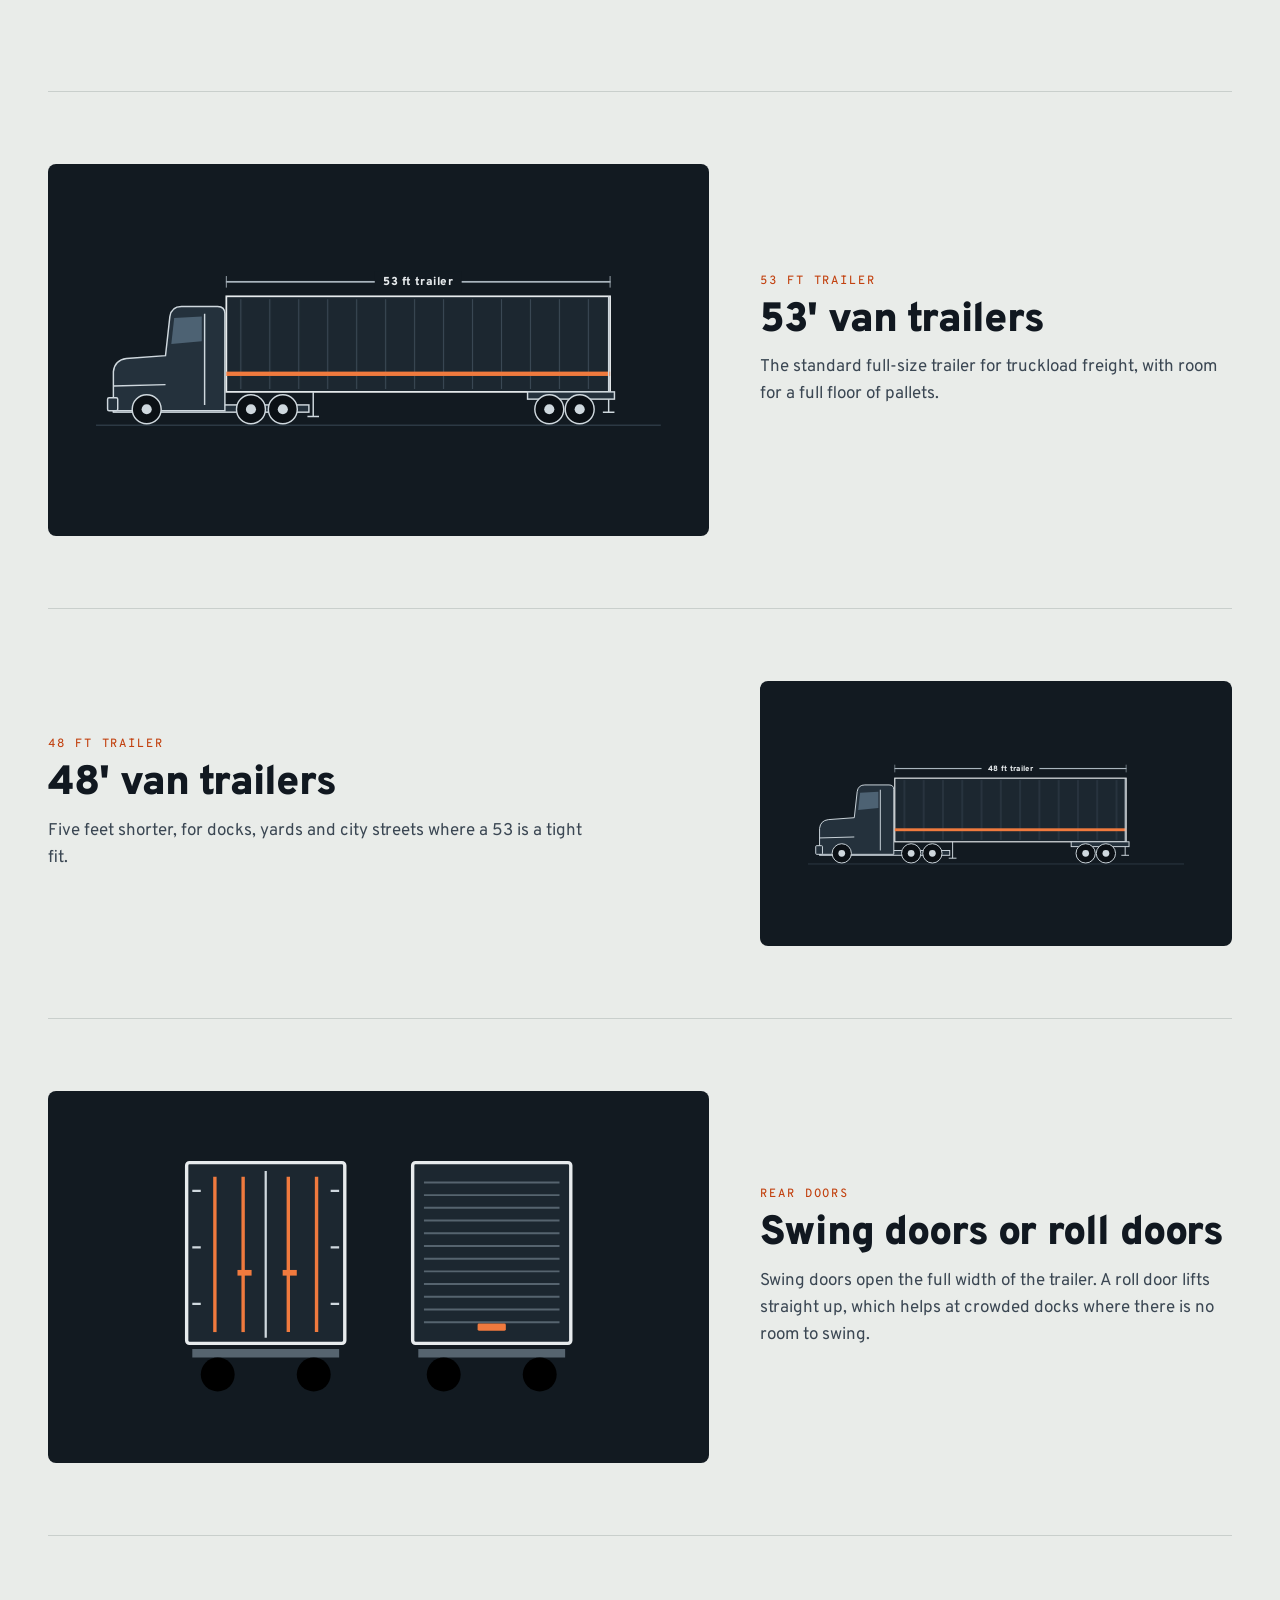
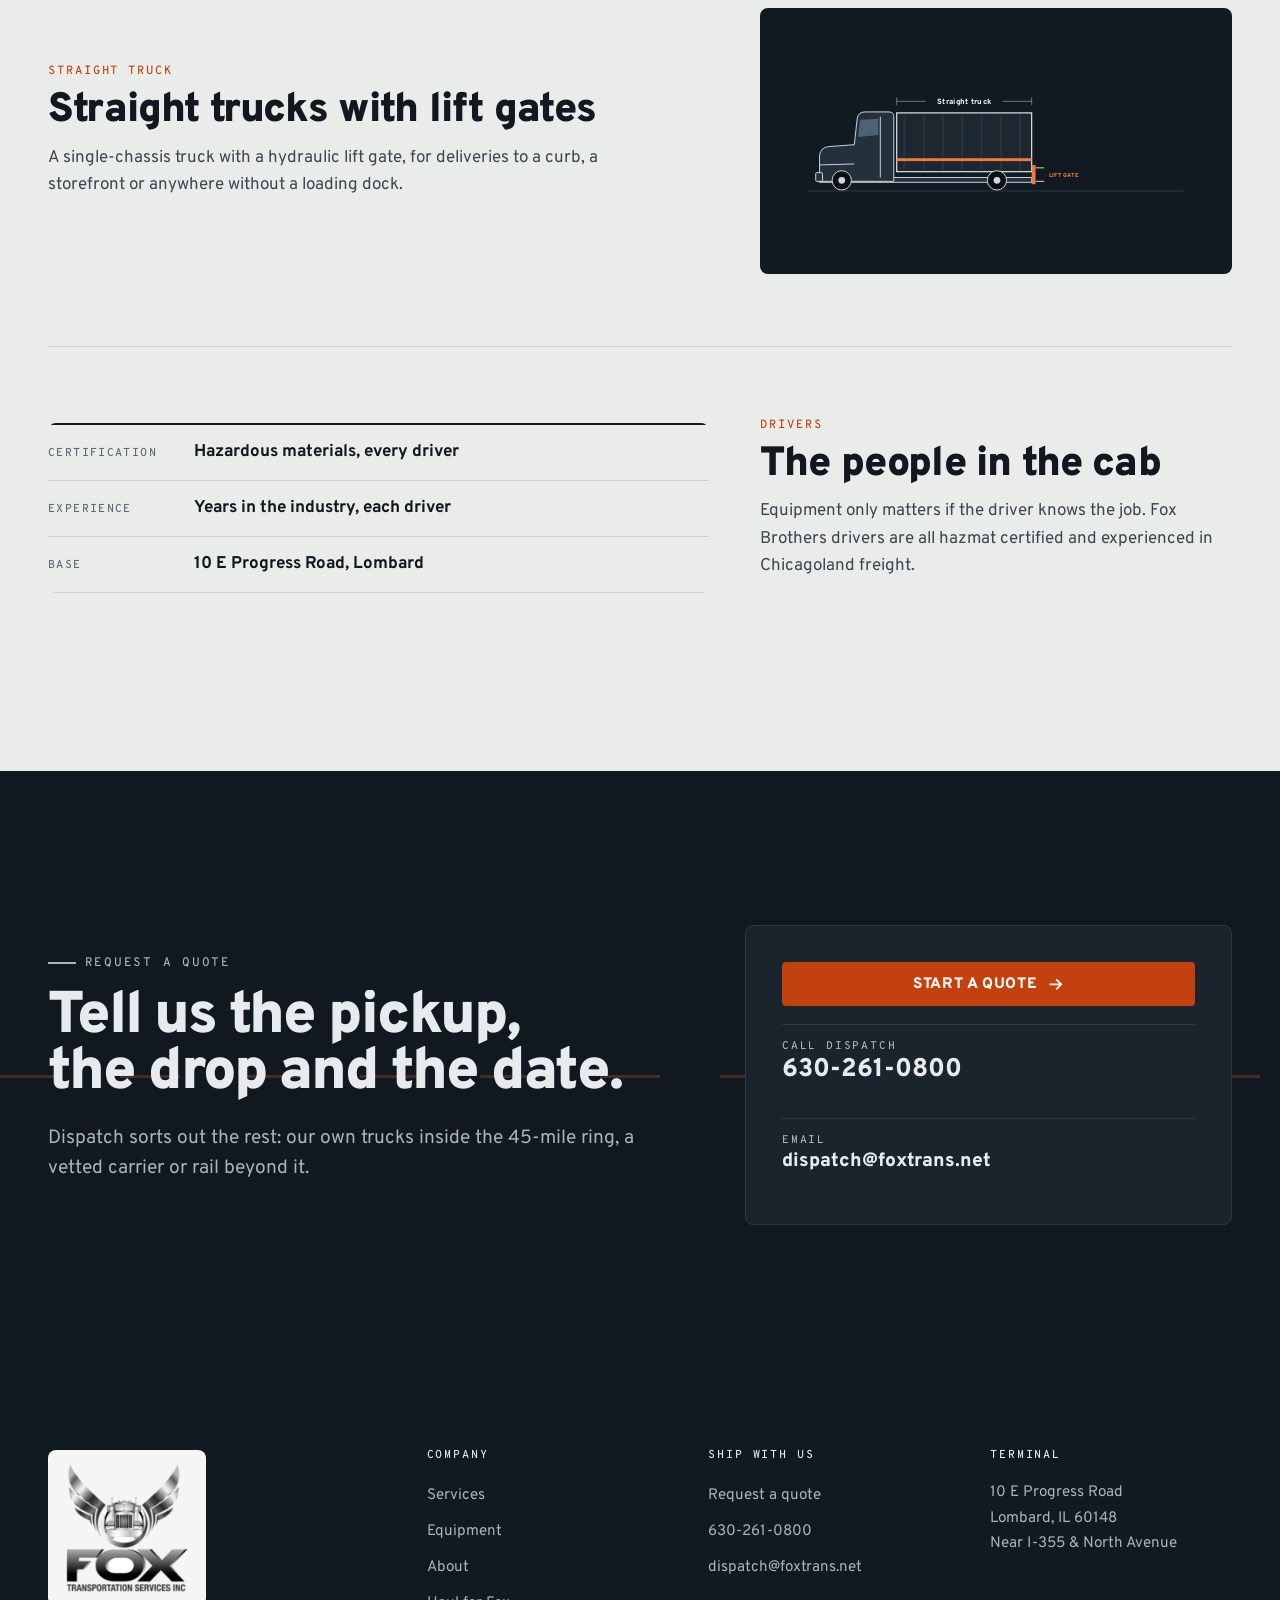
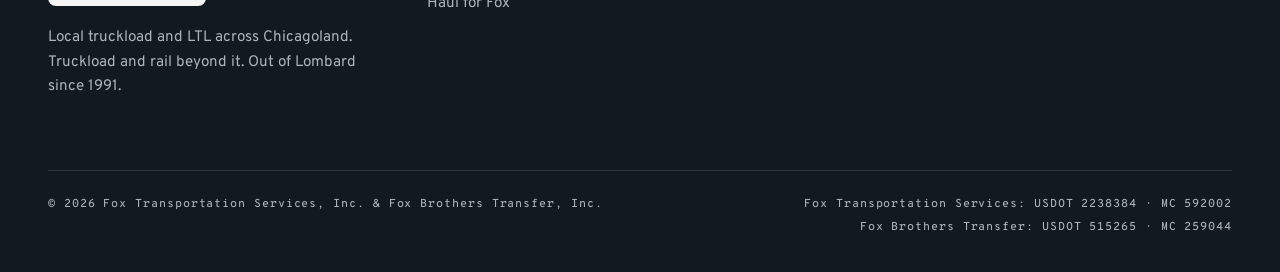
<file: fox-transportation/equipment.html>
<!doctype html>
<html lang="en">
<head>
<meta charset="utf-8">
<meta name="viewport" content="width=device-width, initial-scale=1">
<title>Equipment | Fox Transportation</title>
<meta name="description" content="48' and 53' trailers with swing or roll doors and straight trucks with lift gates, run by hazmat-certified drivers from Lombard, IL.">
<meta name="theme-color" content="#e9ece9">
<link rel="icon" type="image/png" sizes="32x32" href="assets/img/fox-icon-32.png">
<link rel="apple-touch-icon" href="assets/img/fox-icon-180.png">
<meta property="og:type" content="website">
<meta property="og:title" content="Equipment | Fox Transportation">
<meta property="og:description" content="48' and 53' trailers with swing or roll doors and straight trucks with lift gates, run by hazmat-certified drivers from Lombard, IL.">
<!-- DEPLOY STEP: add og:url and og:image with absolute URLs once the live domain is set -->
<link rel="preload" href="assets/fonts/overpass-latin-900-normal.woff2" as="font" type="font/woff2" crossorigin>
<link rel="preload" href="assets/fonts/overpass-latin-400-normal.woff2" as="font" type="font/woff2" crossorigin>
<link rel="stylesheet" href="assets/css/site.css">
<script>document.documentElement.classList.add('js')</script>
<script type="application/ld+json">{"@context":"https://schema.org","@type":"LocalBusiness","name":"Fox Transportation Services, Inc.","url":"https://www.foxtrans.net/","telephone":"+1-630-261-0800","email":"dispatch@foxtrans.net","address":{"@type":"PostalAddress","streetAddress":"10 East Progress Road","addressLocality":"Lombard","addressRegion":"IL","postalCode":"60148","addressCountry":"US"}}</script>
</head>
<body data-page="equipment.html">
<div class="env" aria-hidden="true"></div>
<a class="skip" href="#main">Skip to content</a>
<header class="nav" data-nav>
<div class="wrap nav__in">
<a class="brand" href="index.html"><img class="brand__logo" src="assets/img/fox-logo.webp" alt="Fox Transportation Services Inc, home" width="280" height="293"></a>
<button class="nav__toggle" type="button" aria-expanded="false" aria-controls="nav-panel" data-nav-toggle><span></span><span></span><span></span><b class="sr-only">Menu</b></button>
<div class="nav__panel" id="nav-panel" data-nav-panel>
<nav aria-label="Main"><ul class="nav__links"><li><a href="index.html">Home</a></li><li><a href="services.html">Services</a></li><li><a href="equipment.html" aria-current="page">Equipment</a></li><li><a href="about.html">About</a></li><li><a href="about.html#founders">Our Founder</a></li><li><a href="staff.html">Our Staff</a></li><li><a href="carriers.html">Carriers</a></li><li><a href="contact.html">Contact</a></li></ul></nav>
<a class="nav__phone" href="tel:+16302610800">630-261-0800</a>
<a class="btn btn--fox nav__cta" href="quote.html">Request a quote</a>
</div>
</div>
</header>
<main id="main" tabindex="-1">
<section class="page-head">
<div class="wrap">
<p class="crumb"><a href="index.html">Home</a><span aria-hidden="true">/</span><span>Equipment</span></p>
<div class="page-head__grid">
<div><p class="kicker" data-reveal>The fleet, drawn to scale</p><h1 class="h-xl" data-reveal-lines><span class="split-line"><span style="--d:0.00s">Built for</span></span><span class="split-line"><span style="--d:0.08s">Chicago docks.</span></span></h1></div>
<p class="lede" data-reveal style="--d:.3s">Every unit below runs out of the Lombard terminal on local truckload and LTL work. Drawings are to scale, so a 48 against a 53 reads the way it looks at the dock.</p>
</div>
<div class="page-head__rule" data-reveal-rule></div>
</div>
</section><section class="rig on-dark" aria-labelledby="rig2">
<div class="wrap">
<div class="rig__head">
<div><p class="kicker" data-reveal>Configure</p><h2 id="rig2" class="h-lg" data-reveal>Try the combinations.</h2></div>
<p class="lede" data-reveal style="--d:.15s">Fox Brothers Transfer runs 48' and 53' trailers with swing or roll doors, and straight trucks with lift gates for stops without a dock.</p>
</div>
<form class="rig__controls" data-rig aria-label="Equipment options" onsubmit="return false">
<fieldset class="seg"><legend>Unit</legend><div class="seg__opts">
<input type="radio" name="unit" id="rig2-u1" value="tractor" checked><label for="rig2-u1">Tractor-trailer</label>
<input type="radio" name="unit" id="rig2-u2" value="straight"><label for="rig2-u2">Straight truck</label></div></fieldset>
<fieldset class="seg" data-for="tractor"><legend>Trailer length</legend><div class="seg__opts">
<input type="radio" name="len" id="rig2-l1" value="53" checked><label for="rig2-l1">53 ft</label>
<input type="radio" name="len" id="rig2-l2" value="48"><label for="rig2-l2">48 ft</label></div></fieldset>
<fieldset class="seg" data-for="tractor"><legend>Rear doors</legend><div class="seg__opts">
<input type="radio" name="door" id="rig2-d1" value="swing" checked><label for="rig2-d1">Swing</label>
<input type="radio" name="door" id="rig2-d2" value="roll"><label for="rig2-d2">Roll</label></div></fieldset>
</form>
<div class="rig__stage" data-reveal>
<div><svg class="truck rig__side" viewBox="0 0 780 240" aria-hidden="true" data-truck>
<defs><pattern id="rig2-t-ribs" x="180" y="0" width="40" height="10" patternUnits="userSpaceOnUse"><line x1="20" y1="0" x2="20" y2="10" class="rib"/></pattern></defs>
<line class="ground" x1="0" y1="224" x2="780" y2="224"/>
<g class="fade" data-unit="tractor">
<rect class="body" x="24" y="196" width="270" height="10"/>
<g transform="translate(0 0)">
<path class="body" d="M24 204 L24 150 Q26 134 42 132 L96 128 L102 74 Q104 60 118 60 L168 60 Q178 60 178 70 L178 204 Z"/>
<path class="glass" d="M108 76 L146 74 L146 108 L104 112 Z"/>
<path class="detail" d="M150 70 L150 196 M24 170 L96 168"/>
<rect class="body" x="16" y="186" width="14" height="18" rx="2"/>
</g>
<rect class="box" data-box x="180" y="46" height="132" style="width:530px"/>
<rect data-box x="184" y="50" height="124" fill="url(#rig2-t-ribs)" style="width:522px" class="box-ribs"/>
<rect class="accent-stripe" data-box x="180" y="150" height="6" style="width:530px"/>
<path class="detail" d="M300 178 L300 212 M292 212 L308 212"/>
<circle class="tire" cx="70" cy="202" r="20"/><circle class="hub" cx="70" cy="202" r="7.0"/><circle class="tire" cx="214" cy="202" r="20"/><circle class="hub" cx="214" cy="202" r="7.0"/><circle class="tire" cx="258" cy="202" r="20"/><circle class="hub" cx="258" cy="202" r="7.0"/>
<g class="move" data-move style="transform:translateX(0px)">
<rect class="body" x="596" y="178" width="120" height="10"/>
<circle class="tire" cx="626" cy="202" r="20"/><circle class="hub" cx="626" cy="202" r="7.0"/><circle class="tire" cx="668" cy="202" r="20"/><circle class="hub" cx="668" cy="202" r="7.0"/>
<path class="detail" d="M708 46 L708 178 M700 206 L716 206 M708 188 L708 206"/>
</g>
<g class="dim-g">
<line class="dim" x1="180" y1="18" x2="180" y2="34"/>
<rect class="dim-line" data-box x="180" y="25.4" height="1.2" style="width:530px" fill="currentColor"/>
<line class="dim move" data-move style="transform:translateX(0px)" x1="710" y1="18" x2="710" y2="34"/>
<g class="move" data-half style="transform:translateX(0.0px)"><rect x="385" y="12" width="120" height="28" fill="#121a21"/>
<text class="dim-label" x="445" y="31" text-anchor="middle" data-len>53 ft trailer</text></g>
</g>
</g><g class="fade" data-unit="straight" style="opacity:0">
<rect class="body" x="24" y="196" width="440" height="10"/>
<g transform="translate(0 0)">
<path class="body" d="M24 204 L24 150 Q26 134 42 132 L96 128 L102 74 Q104 60 118 60 L168 60 Q178 60 178 70 L178 204 Z"/>
<path class="glass" d="M108 76 L146 74 L146 108 L104 112 Z"/>
<path class="detail" d="M150 70 L150 196 M24 170 L96 168"/>
<rect class="body" x="16" y="186" width="14" height="18" rx="2"/>
</g>
<rect class="box" x="184" y="62" width="280" height="122"/>
<rect x="188" y="66" width="272" height="114" fill="url(#rig2-t-ribs)"/>
<rect class="accent-stripe" x="184" y="156" width="280" height="6"/>
<rect class="liftgate" x="464" y="170" width="8" height="40" rx="1"/>
<path class="detail" d="M472 176 L490 176 M472 204 L490 204"/>
<circle class="tire" cx="70" cy="202" r="20"/><circle class="hub" cx="70" cy="202" r="7.0"/><circle class="tire" cx="392" cy="202" r="20"/><circle class="hub" cx="392" cy="202" r="7.0"/>
<line class="dim" x1="184" y1="30" x2="184" y2="46"/><line class="dim" x1="464" y1="30" x2="464" y2="46"/>
<line class="dim" x1="184" y1="38" x2="464" y2="38"/>
<rect x="244" y="24" width="160" height="28" fill="#121a21"/>
<text class="dim-label" x="324" y="43" text-anchor="middle">Straight truck</text>
<text class="dim-label" x="500" y="196" style="font-size:12px;fill:#f07a3e">LIFT GATE</text>
</g>
</svg></div>
<figure class="rig__rear-wrap" style="margin:0"><svg class="rear rig__rear" viewBox="0 0 120 170" aria-hidden="true">
<rect class="frame" x="4" y="4" width="112" height="128" rx="2"/>
<g class="layer" data-door="swing">
<line class="door-line" x1="60" y1="10" x2="60" y2="128"/>
<line class="rod" x1="24" y1="14" x2="24" y2="124"/><line class="rod" x1="44" y1="14" x2="44" y2="124"/>
<line class="rod" x1="76" y1="14" x2="76" y2="124"/><line class="rod" x1="96" y1="14" x2="96" y2="124"/>
<rect class="handle" x="40" y="80" width="10" height="4"/><rect class="handle" x="72" y="80" width="10" height="4"/>
<path class="door-line" d="M8 24h6M8 64h6M8 104h6M106 24h6M106 64h6M106 104h6"/>
</g><g class="layer" data-door="roll" style="opacity:0"><line class="slat" x1="12" y1="18" x2="108" y2="18"/><line class="slat" x1="12" y1="27" x2="108" y2="27"/><line class="slat" x1="12" y1="36" x2="108" y2="36"/><line class="slat" x1="12" y1="45" x2="108" y2="45"/><line class="slat" x1="12" y1="54" x2="108" y2="54"/><line class="slat" x1="12" y1="63" x2="108" y2="63"/><line class="slat" x1="12" y1="72" x2="108" y2="72"/><line class="slat" x1="12" y1="81" x2="108" y2="81"/><line class="slat" x1="12" y1="90" x2="108" y2="90"/><line class="slat" x1="12" y1="99" x2="108" y2="99"/><line class="slat" x1="12" y1="108" x2="108" y2="108"/><line class="slat" x1="12" y1="117" x2="108" y2="117"/><rect class="handle" x="50" y="118" width="20" height="5" rx="1"/></g><g class="layer" data-door="lift" style="opacity:0">
<line class="slat" x1="12" y1="30" x2="108" y2="30"/><line class="slat" x1="12" y1="60" x2="108" y2="60"/><line class="slat" x1="12" y1="90" x2="108" y2="90"/>
<rect class="handle" x="4" y="132" width="112" height="10" rx="1"/>
</g>
<rect x="8" y="136" width="104" height="6" fill="#56646f"/>
<circle class="tire" cx="26" cy="154" r="12"/><circle class="tire" cx="94" cy="154" r="12"/>
</svg><figcaption data-rear-cap>Rear view · swing doors</figcaption></figure>
</div>
<dl class="rig__readout" aria-live="polite" data-readout>
<div><dt>Unit</dt><dd data-r-unit>53 ft trailer</dd></div>
<div><dt>Rear</dt><dd data-r-rear>Swing doors, full-width opening</dd></div>
<div><dt>Best for</dt><dd data-r-use>Full truckloads to a dock</dd></div>
</dl>
</div>
</section><section class="units" aria-label="Units"><div class="wrap"><article class="unit">
<div class="unit__art" data-reveal="scale"><svg class="truck rig__side" viewBox="0 0 780 240" aria-hidden="true" data-truck>
<defs><pattern id="u53-ribs" x="180" y="0" width="40" height="10" patternUnits="userSpaceOnUse"><line x1="20" y1="0" x2="20" y2="10" class="rib"/></pattern></defs>
<line class="ground" x1="0" y1="224" x2="780" y2="224"/>
<g class="fade" data-unit="tractor">
<rect class="body" x="24" y="196" width="270" height="10"/>
<g transform="translate(0 0)">
<path class="body" d="M24 204 L24 150 Q26 134 42 132 L96 128 L102 74 Q104 60 118 60 L168 60 Q178 60 178 70 L178 204 Z"/>
<path class="glass" d="M108 76 L146 74 L146 108 L104 112 Z"/>
<path class="detail" d="M150 70 L150 196 M24 170 L96 168"/>
<rect class="body" x="16" y="186" width="14" height="18" rx="2"/>
</g>
<rect class="box" data-box x="180" y="46" height="132" style="width:530px"/>
<rect data-box x="184" y="50" height="124" fill="url(#u53-ribs)" style="width:522px" class="box-ribs"/>
<rect class="accent-stripe" data-box x="180" y="150" height="6" style="width:530px"/>
<path class="detail" d="M300 178 L300 212 M292 212 L308 212"/>
<circle class="tire" cx="70" cy="202" r="20"/><circle class="hub" cx="70" cy="202" r="7.0"/><circle class="tire" cx="214" cy="202" r="20"/><circle class="hub" cx="214" cy="202" r="7.0"/><circle class="tire" cx="258" cy="202" r="20"/><circle class="hub" cx="258" cy="202" r="7.0"/>
<g class="move" data-move style="transform:translateX(0px)">
<rect class="body" x="596" y="178" width="120" height="10"/>
<circle class="tire" cx="626" cy="202" r="20"/><circle class="hub" cx="626" cy="202" r="7.0"/><circle class="tire" cx="668" cy="202" r="20"/><circle class="hub" cx="668" cy="202" r="7.0"/>
<path class="detail" d="M708 46 L708 178 M700 206 L716 206 M708 188 L708 206"/>
</g>
<g class="dim-g">
<line class="dim" x1="180" y1="18" x2="180" y2="34"/>
<rect class="dim-line" data-box x="180" y="25.4" height="1.2" style="width:530px" fill="currentColor"/>
<line class="dim move" data-move style="transform:translateX(0px)" x1="710" y1="18" x2="710" y2="34"/>
<g class="move" data-half style="transform:translateX(0.0px)"><rect x="385" y="12" width="120" height="28" fill="#121a21"/>
<text class="dim-label" x="445" y="31" text-anchor="middle" data-len>53 ft trailer</text></g>
</g>
</g>
</svg><figure class="photo" data-photo="assets/photos/trailer-53.jpg" data-alt="53' van trailers at the Fox terminal" style="background:transparent"><div class="photo__fallback" aria-hidden="true"></div></figure></div>
<div data-reveal style="--d:.1s"><span class="unit__tag">53 ft trailer</span><h2>53' van trailers</h2><p>The standard full-size trailer for truckload freight, with room for a full floor of pallets.</p></div>
</article><article class="unit">
<div class="unit__art" data-reveal="scale"><svg class="truck rig__side" viewBox="0 0 780 240" aria-hidden="true" data-truck>
<defs><pattern id="u48-ribs" x="180" y="0" width="40" height="10" patternUnits="userSpaceOnUse"><line x1="20" y1="0" x2="20" y2="10" class="rib"/></pattern></defs>
<line class="ground" x1="0" y1="224" x2="780" y2="224"/>
<g class="fade" data-unit="tractor">
<rect class="body" x="24" y="196" width="270" height="10"/>
<g transform="translate(0 0)">
<path class="body" d="M24 204 L24 150 Q26 134 42 132 L96 128 L102 74 Q104 60 118 60 L168 60 Q178 60 178 70 L178 204 Z"/>
<path class="glass" d="M108 76 L146 74 L146 108 L104 112 Z"/>
<path class="detail" d="M150 70 L150 196 M24 170 L96 168"/>
<rect class="body" x="16" y="186" width="14" height="18" rx="2"/>
</g>
<rect class="box" data-box x="180" y="46" height="132" style="width:480px"/>
<rect data-box x="184" y="50" height="124" fill="url(#u48-ribs)" style="width:472px" class="box-ribs"/>
<rect class="accent-stripe" data-box x="180" y="150" height="6" style="width:480px"/>
<path class="detail" d="M300 178 L300 212 M292 212 L308 212"/>
<circle class="tire" cx="70" cy="202" r="20"/><circle class="hub" cx="70" cy="202" r="7.0"/><circle class="tire" cx="214" cy="202" r="20"/><circle class="hub" cx="214" cy="202" r="7.0"/><circle class="tire" cx="258" cy="202" r="20"/><circle class="hub" cx="258" cy="202" r="7.0"/>
<g class="move" data-move style="transform:translateX(-50px)">
<rect class="body" x="596" y="178" width="120" height="10"/>
<circle class="tire" cx="626" cy="202" r="20"/><circle class="hub" cx="626" cy="202" r="7.0"/><circle class="tire" cx="668" cy="202" r="20"/><circle class="hub" cx="668" cy="202" r="7.0"/>
<path class="detail" d="M708 46 L708 178 M700 206 L716 206 M708 188 L708 206"/>
</g>
<g class="dim-g">
<line class="dim" x1="180" y1="18" x2="180" y2="34"/>
<rect class="dim-line" data-box x="180" y="25.4" height="1.2" style="width:480px" fill="currentColor"/>
<line class="dim move" data-move style="transform:translateX(-50px)" x1="710" y1="18" x2="710" y2="34"/>
<g class="move" data-half style="transform:translateX(-25.0px)"><rect x="385" y="12" width="120" height="28" fill="#121a21"/>
<text class="dim-label" x="445" y="31" text-anchor="middle" data-len>48 ft trailer</text></g>
</g>
</g>
</svg><figure class="photo" data-photo="assets/photos/trailer-48.jpg" data-alt="48' van trailers at the Fox terminal" style="background:transparent"><div class="photo__fallback" aria-hidden="true"></div></figure></div>
<div data-reveal style="--d:.1s"><span class="unit__tag">48 ft trailer</span><h2>48' van trailers</h2><p>Five feet shorter, for docks, yards and city streets where a 53 is a tight fit.</p></div>
</article><article class="unit">
<div class="unit__art" data-reveal="scale"><div style="display:flex;gap:10%;justify-content:center;width:100%"><svg class="rear rig__rear" viewBox="0 0 120 170" aria-hidden="true">
<rect class="frame" x="4" y="4" width="112" height="128" rx="2"/>
<g class="layer" data-door="swing">
<line class="door-line" x1="60" y1="10" x2="60" y2="128"/>
<line class="rod" x1="24" y1="14" x2="24" y2="124"/><line class="rod" x1="44" y1="14" x2="44" y2="124"/>
<line class="rod" x1="76" y1="14" x2="76" y2="124"/><line class="rod" x1="96" y1="14" x2="96" y2="124"/>
<rect class="handle" x="40" y="80" width="10" height="4"/><rect class="handle" x="72" y="80" width="10" height="4"/>
<path class="door-line" d="M8 24h6M8 64h6M8 104h6M106 24h6M106 64h6M106 104h6"/>
</g>
<rect x="8" y="136" width="104" height="6" fill="#56646f"/>
<circle class="tire" cx="26" cy="154" r="12"/><circle class="tire" cx="94" cy="154" r="12"/>
</svg><svg class="rear rig__rear" viewBox="0 0 120 170" aria-hidden="true">
<rect class="frame" x="4" y="4" width="112" height="128" rx="2"/>
<g class="layer" data-door="roll"><line class="slat" x1="12" y1="18" x2="108" y2="18"/><line class="slat" x1="12" y1="27" x2="108" y2="27"/><line class="slat" x1="12" y1="36" x2="108" y2="36"/><line class="slat" x1="12" y1="45" x2="108" y2="45"/><line class="slat" x1="12" y1="54" x2="108" y2="54"/><line class="slat" x1="12" y1="63" x2="108" y2="63"/><line class="slat" x1="12" y1="72" x2="108" y2="72"/><line class="slat" x1="12" y1="81" x2="108" y2="81"/><line class="slat" x1="12" y1="90" x2="108" y2="90"/><line class="slat" x1="12" y1="99" x2="108" y2="99"/><line class="slat" x1="12" y1="108" x2="108" y2="108"/><line class="slat" x1="12" y1="117" x2="108" y2="117"/><rect class="handle" x="50" y="118" width="20" height="5" rx="1"/></g>
<rect x="8" y="136" width="104" height="6" fill="#56646f"/>
<circle class="tire" cx="26" cy="154" r="12"/><circle class="tire" cx="94" cy="154" r="12"/>
</svg></div></div>
<div data-reveal style="--d:.1s"><span class="unit__tag">Rear doors</span><h2>Swing doors or roll doors</h2><p>Swing doors open the full width of the trailer. A roll door lifts straight up, which helps at crowded docks where there is no room to swing.</p></div>
</article><article class="unit">
<div class="unit__art" data-reveal="scale"><svg class="truck rig__side" viewBox="0 0 780 240" aria-hidden="true" data-truck>
<defs><pattern id="ust-ribs" x="180" y="0" width="40" height="10" patternUnits="userSpaceOnUse"><line x1="20" y1="0" x2="20" y2="10" class="rib"/></pattern></defs>
<line class="ground" x1="0" y1="224" x2="780" y2="224"/>
<g class="fade" data-unit="straight">
<rect class="body" x="24" y="196" width="440" height="10"/>
<g transform="translate(0 0)">
<path class="body" d="M24 204 L24 150 Q26 134 42 132 L96 128 L102 74 Q104 60 118 60 L168 60 Q178 60 178 70 L178 204 Z"/>
<path class="glass" d="M108 76 L146 74 L146 108 L104 112 Z"/>
<path class="detail" d="M150 70 L150 196 M24 170 L96 168"/>
<rect class="body" x="16" y="186" width="14" height="18" rx="2"/>
</g>
<rect class="box" x="184" y="62" width="280" height="122"/>
<rect x="188" y="66" width="272" height="114" fill="url(#ust-ribs)"/>
<rect class="accent-stripe" x="184" y="156" width="280" height="6"/>
<rect class="liftgate" x="464" y="170" width="8" height="40" rx="1"/>
<path class="detail" d="M472 176 L490 176 M472 204 L490 204"/>
<circle class="tire" cx="70" cy="202" r="20"/><circle class="hub" cx="70" cy="202" r="7.0"/><circle class="tire" cx="392" cy="202" r="20"/><circle class="hub" cx="392" cy="202" r="7.0"/>
<line class="dim" x1="184" y1="30" x2="184" y2="46"/><line class="dim" x1="464" y1="30" x2="464" y2="46"/>
<line class="dim" x1="184" y1="38" x2="464" y2="38"/>
<rect x="244" y="24" width="160" height="28" fill="#121a21"/>
<text class="dim-label" x="324" y="43" text-anchor="middle">Straight truck</text>
<text class="dim-label" x="500" y="196" style="font-size:12px;fill:#f07a3e">LIFT GATE</text>
</g>
</svg><figure class="photo" data-photo="assets/photos/straight-truck.jpg" data-alt="Straight trucks with lift gates at the Fox terminal" style="background:transparent"><div class="photo__fallback" aria-hidden="true"></div></figure></div>
<div data-reveal style="--d:.1s"><span class="unit__tag">Straight truck</span><h2>Straight trucks with lift gates</h2><p>A single-chassis truck with a hydraulic lift gate, for deliveries to a curb, a storefront or anywhere without a loading dock.</p></div>
</article><article class="unit">
<div class="unit__art" data-reveal="scale" style="aspect-ratio:auto;padding:0;background:transparent"><dl class="specs" style="width:100%">
<div><dt>Certification</dt><dd>Hazardous materials, every driver</dd></div>
<div><dt>Experience</dt><dd>Years in the industry, each driver</dd></div>
<div><dt>Base</dt><dd>10 E Progress Road, Lombard</dd></div></dl></div>
<div data-reveal style="--d:.1s"><span class="unit__tag">Drivers</span><h2>The people in the cab</h2><p>Equipment only matters if the driver knows the job. Fox Brothers drivers are all hazmat certified and experienced in Chicagoland freight.</p></div>
</article></div></section><section class="cta on-dark" aria-labelledby="cta-h">
<div class="cta__road" aria-hidden="true"></div>
<div class="wrap cta__grid">
<div>
<p class="kicker" data-reveal>Request a quote</p>
<h2 id="cta-h" data-reveal-lines><span class="split-line"><span>Tell us the pickup,</span></span><span class="split-line"><span style="--d:.08s">the drop and the date.</span></span></h2>
<p class="lede" data-reveal style="--d:.2s;margin-top:1.4rem">Dispatch sorts out the rest: our own trucks inside the 45-mile ring, a vetted carrier or rail beyond it.</p>
</div>
<div class="cta__card" data-reveal="scale" style="--d:.15s">
<a class="btn btn--fox" href="quote.html">Start a quote <svg class="arrow" viewBox="0 0 20 20" aria-hidden="true"><path d="M3 10h13M11 4l6 6-6 6" fill="none" stroke="currentColor" stroke-width="2.2"/></svg></a>
<a class="cta__phone" href="tel:+16302610800"><small>Call dispatch</small><b>630-261-0800</b></a>
<a class="cta__phone" href="mailto:dispatch@foxtrans.net"><small>Email</small><b style="font-size:1.2rem">dispatch@foxtrans.net</b></a>
</div>
</div>
</section></main>
<footer class="foot on-dark">
<div class="wrap">
<div class="foot__grid">
<div>
<a class="brand" href="index.html"><img class="brand__logo" src="assets/img/fox-logo.webp" alt="Fox Transportation Services Inc, home" width="280" height="293"></a>
<p style="margin-top:20px;max-width:34ch">Local truckload and LTL across Chicagoland. Truckload and rail beyond it. Out of Lombard since 1991.</p>
</div>
<div><h2>Company</h2><ul>
<li><a href="services.html">Services</a></li><li><a href="equipment.html">Equipment</a></li>
<li><a href="about.html">About</a></li><li><a href="carriers.html">Haul for Fox</a></li></ul></div>
<div><h2>Ship with us</h2><ul>
<li><a href="quote.html">Request a quote</a></li><li><a href="tel:+16302610800">630-261-0800</a></li>
<li><a href="mailto:dispatch@foxtrans.net">dispatch@foxtrans.net</a></li></ul></div>
<div><h2>Terminal</h2><address>10 E Progress Road<br>Lombard, IL 60148<br>Near I-355 &amp; North Avenue</address></div>
</div>
<div class="foot__legal">
<span>© <span data-year>2026</span> Fox Transportation Services, Inc. &amp; Fox Brothers Transfer, Inc.</span>
<span class="foot__auth"><span>Fox Transportation Services: <span class="nw">USDOT 2238384 · MC 592002</span></span><span>Fox Brothers Transfer: <span class="nw">USDOT 515265 · MC 259044</span></span></span>
</div>
</div>
</footer>
<script src="assets/js/site.js" defer></script>
</body>
</html>
</file>
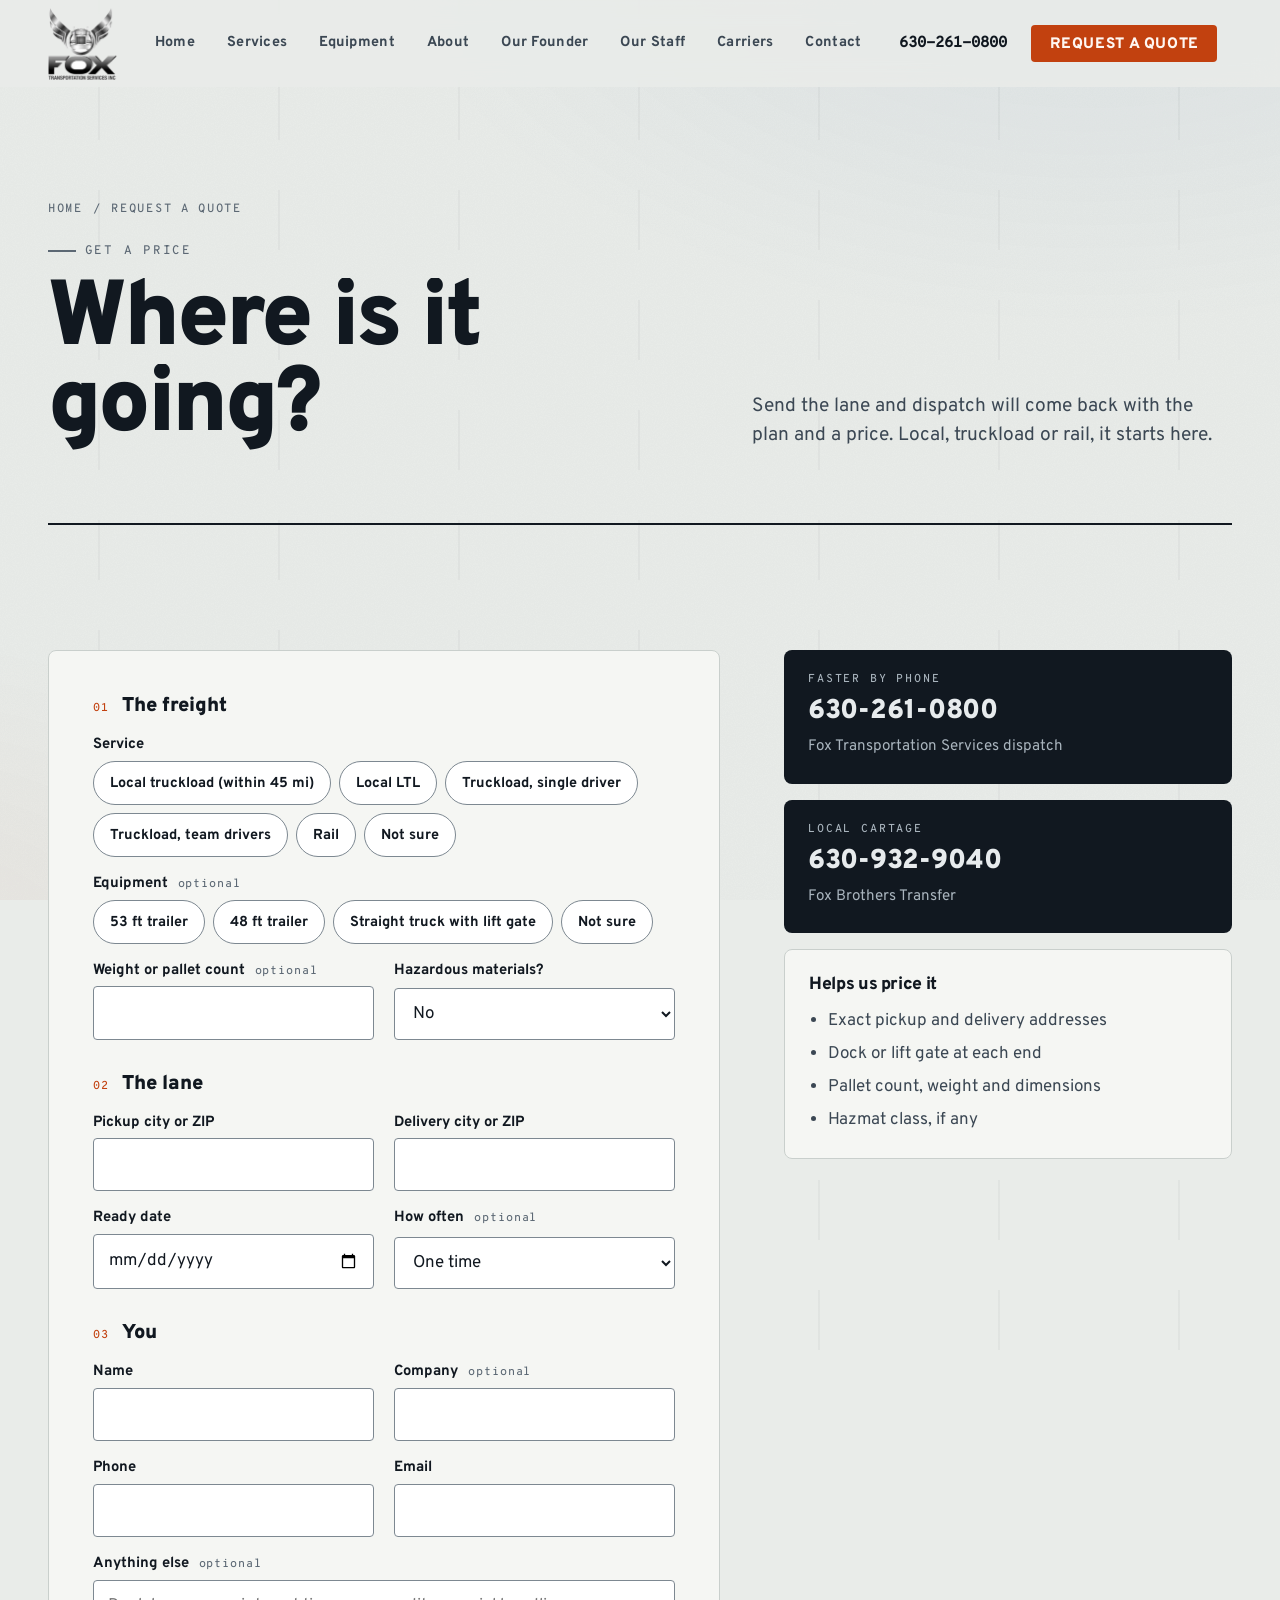
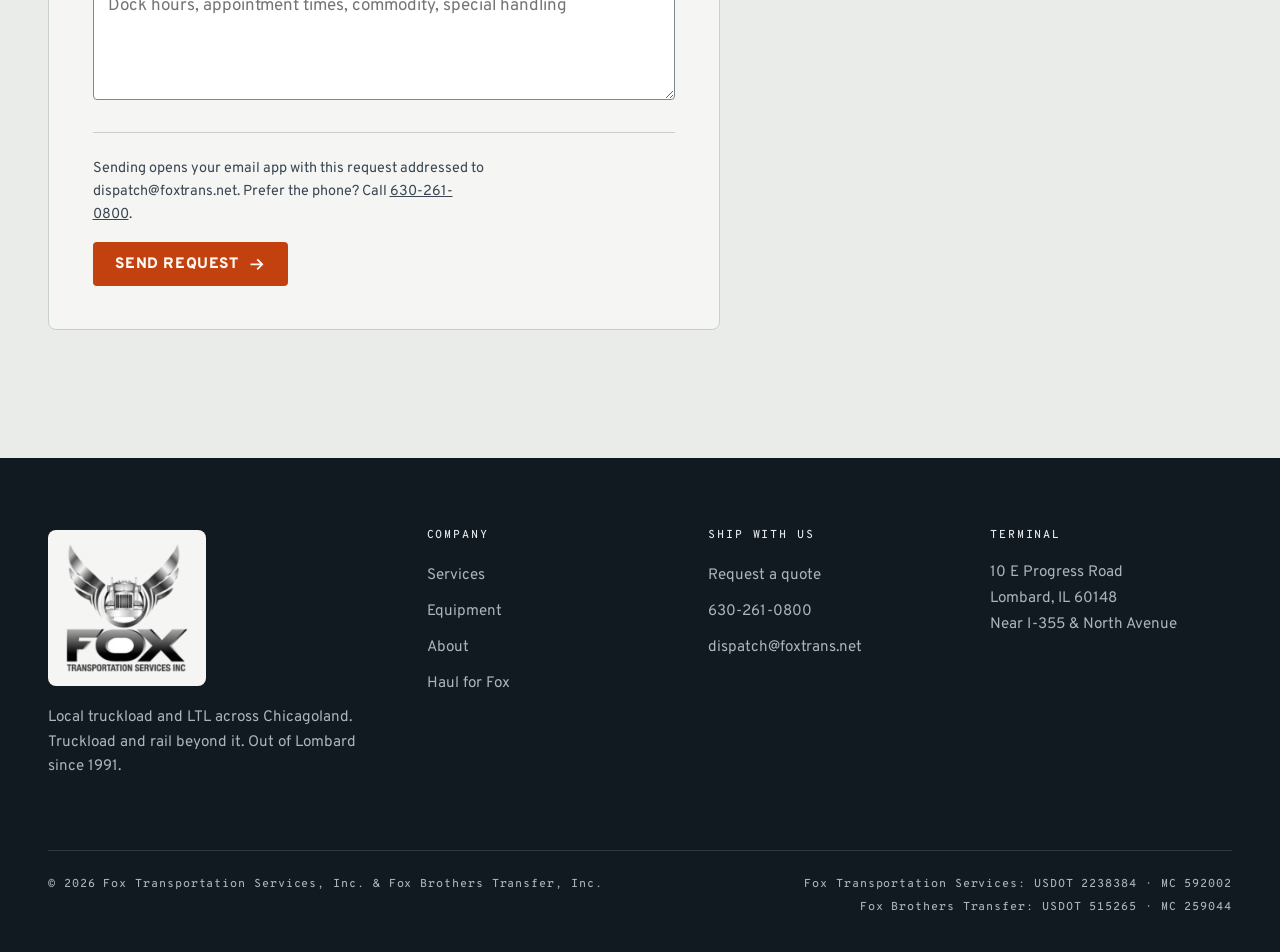
<file: fox-transportation/quote.html>
<!doctype html>
<html lang="en">
<head>
<meta charset="utf-8">
<meta name="viewport" content="width=device-width, initial-scale=1">
<title>Request a Quote | Fox Transportation</title>
<meta name="description" content="Request a freight quote from Fox Transportation: local truckload and LTL around Chicago, truckload with single or team drivers, or rail.">
<meta name="theme-color" content="#e9ece9">
<link rel="icon" type="image/png" sizes="32x32" href="assets/img/fox-icon-32.png">
<link rel="apple-touch-icon" href="assets/img/fox-icon-180.png">
<meta property="og:type" content="website">
<meta property="og:title" content="Request a Quote | Fox Transportation">
<meta property="og:description" content="Request a freight quote from Fox Transportation: local truckload and LTL around Chicago, truckload with single or team drivers, or rail.">
<!-- DEPLOY STEP: add og:url and og:image with absolute URLs once the live domain is set -->
<link rel="preload" href="assets/fonts/overpass-latin-900-normal.woff2" as="font" type="font/woff2" crossorigin>
<link rel="preload" href="assets/fonts/overpass-latin-400-normal.woff2" as="font" type="font/woff2" crossorigin>
<link rel="stylesheet" href="assets/css/site.css">
<script>document.documentElement.classList.add('js')</script>
<script type="application/ld+json">{"@context":"https://schema.org","@type":"LocalBusiness","name":"Fox Transportation Services, Inc.","url":"https://www.foxtrans.net/","telephone":"+1-630-261-0800","email":"dispatch@foxtrans.net","address":{"@type":"PostalAddress","streetAddress":"10 East Progress Road","addressLocality":"Lombard","addressRegion":"IL","postalCode":"60148","addressCountry":"US"}}</script>
</head>
<body data-page="quote.html">
<div class="env" aria-hidden="true"></div>
<a class="skip" href="#main">Skip to content</a>
<header class="nav" data-nav>
<div class="wrap nav__in">
<a class="brand" href="index.html"><img class="brand__logo" src="assets/img/fox-logo.webp" alt="Fox Transportation Services Inc, home" width="280" height="293"></a>
<button class="nav__toggle" type="button" aria-expanded="false" aria-controls="nav-panel" data-nav-toggle><span></span><span></span><span></span><b class="sr-only">Menu</b></button>
<div class="nav__panel" id="nav-panel" data-nav-panel>
<nav aria-label="Main"><ul class="nav__links"><li><a href="index.html">Home</a></li><li><a href="services.html">Services</a></li><li><a href="equipment.html">Equipment</a></li><li><a href="about.html">About</a></li><li><a href="about.html#founders">Our Founder</a></li><li><a href="staff.html">Our Staff</a></li><li><a href="carriers.html">Carriers</a></li><li><a href="contact.html">Contact</a></li></ul></nav>
<a class="nav__phone" href="tel:+16302610800">630-261-0800</a>
<a class="btn btn--fox nav__cta" href="quote.html">Request a quote</a>
</div>
</div>
</header>
<main id="main" tabindex="-1">
<section class="page-head">
<div class="wrap">
<p class="crumb"><a href="index.html">Home</a><span aria-hidden="true">/</span><span>Request a quote</span></p>
<div class="page-head__grid">
<div><p class="kicker" data-reveal>Get a price</p><h1 class="h-xl" data-reveal-lines><span class="split-line"><span style="--d:0.00s">Where is it</span></span><span class="split-line"><span style="--d:0.08s">going?</span></span></h1></div>
<p class="lede" data-reveal style="--d:.3s">Send the lane and dispatch will come back with the plan and a price. Local, truckload or rail, it starts here.</p>
</div>
<div class="page-head__rule" data-reveal-rule></div>
</div>
</section><section class="quote" aria-label="Quote request">
<div class="wrap quote__grid">
<form class="form" data-quote novalidate aria-describedby="form-note">
<div class="form__body">
<fieldset><legend><span>01</span>The freight</legend>
<div class="fields">
<div class="field field--full"><span class="label" id="svc-l">Service</span><div class="chips" role="radiogroup" aria-labelledby="svc-l"><input type="radio" name="service" id="service-0" value="Local truckload (within 45 mi)"><label for="service-0">Local truckload (within 45 mi)</label><input type="radio" name="service" id="service-1" value="Local LTL"><label for="service-1">Local LTL</label><input type="radio" name="service" id="service-2" value="Truckload, single driver"><label for="service-2">Truckload, single driver</label><input type="radio" name="service" id="service-3" value="Truckload, team drivers"><label for="service-3">Truckload, team drivers</label><input type="radio" name="service" id="service-4" value="Rail"><label for="service-4">Rail</label><input type="radio" name="service" id="service-5" value="Not sure"><label for="service-5">Not sure</label></div></div>
<div class="field field--full"><span class="label" id="eq-l">Equipment <span class="opt">optional</span></span><div class="chips" role="radiogroup" aria-labelledby="eq-l"><input type="radio" name="equipment" id="equipment-0" value="53 ft trailer"><label for="equipment-0">53 ft trailer</label><input type="radio" name="equipment" id="equipment-1" value="48 ft trailer"><label for="equipment-1">48 ft trailer</label><input type="radio" name="equipment" id="equipment-2" value="Straight truck with lift gate"><label for="equipment-2">Straight truck with lift gate</label><input type="radio" name="equipment" id="equipment-3" value="Not sure"><label for="equipment-3">Not sure</label></div></div>
<div class="field"><label for="q-weight">Weight or pallet count <span class="opt">optional</span></label><input id="q-weight" name="weight" autocomplete="off"></div>
<div class="field"><label for="q-haz">Hazardous materials?</label><select id="q-haz" name="hazmat"><option>No</option><option>Yes</option><option>Not sure</option></select></div>
</div></fieldset>
<fieldset><legend><span>02</span>The lane</legend>
<div class="fields">
<div class="field"><label for="q-from">Pickup city or ZIP</label><input id="q-from" name="pickup" required aria-describedby="q-from-e"><span class="field__err" id="q-from-e"></span></div>
<div class="field"><label for="q-to">Delivery city or ZIP</label><input id="q-to" name="delivery" required aria-describedby="q-to-e"><span class="field__err" id="q-to-e"></span></div>
<div class="field"><label for="q-date">Ready date</label><input id="q-date" name="date" type="date"></div>
<div class="field"><label for="q-freq">How often <span class="opt">optional</span></label><select id="q-freq" name="frequency"><option>One time</option><option>Weekly</option><option>Several times a week</option><option>Daily</option></select></div>
</div></fieldset>
<fieldset><legend><span>03</span>You</legend>
<div class="fields">
<div class="field"><label for="q-name">Name</label><input id="q-name" name="name" autocomplete="name" required aria-describedby="q-name-e"><span class="field__err" id="q-name-e"></span></div>
<div class="field"><label for="q-co">Company <span class="opt">optional</span></label><input id="q-co" name="company" autocomplete="organization"></div>
<div class="field"><label for="q-phone">Phone</label><input id="q-phone" name="phone" type="tel" autocomplete="tel" aria-describedby="q-phone-e"><span class="field__err" id="q-phone-e"></span></div>
<div class="field"><label for="q-email">Email</label><input id="q-email" name="email" type="email" autocomplete="email" aria-describedby="q-email-e"><span class="field__err" id="q-email-e"></span></div>
<div class="field field--full"><label for="q-notes">Anything else <span class="opt">optional</span></label><textarea id="q-notes" name="notes" placeholder="Dock hours, appointment times, commodity, special handling"></textarea></div>
</div></fieldset>
<div class="form__foot">
<p id="form-note">Sending opens your email app with this request addressed to dispatch@foxtrans.net. Prefer the phone? Call <a href="tel:+16302610800">630-261-0800</a>.</p>
<button class="btn btn--fox" type="submit">Send request <svg class="arrow" viewBox="0 0 20 20" aria-hidden="true"><path d="M3 10h13M11 4l6 6-6 6" fill="none" stroke="currentColor" stroke-width="2.2"/></svg></button>
</div>
</div>
<div class="form__done" role="status" tabindex="-1" data-done>
<h2>Your request is ready to send.</h2>
<p>Your email app should have opened with the request addressed to <a href="mailto:dispatch@foxtrans.net">dispatch@foxtrans.net</a>. Press send there and dispatch will pick it up.</p>
<p>Nothing opened? Call <a href="tel:+16302610800">630-261-0800</a> or <a href="#" data-copy>copy the request</a> and email it yourself.</p>
</div>
</form>
<aside class="aside">
<div class="aside__card on-dark"><h2>Faster by phone</h2><a class="big" href="tel:+16302610800">630-261-0800</a><p>Fox Transportation Services dispatch</p></div>
<div class="aside__card on-dark"><h2>Local cartage</h2><a class="big" href="tel:+16309329040">630-932-9040</a><p>Fox Brothers Transfer</p></div>
<div class="aside__list"><h2>Helps us price it</h2><ul><li>Exact pickup and delivery addresses</li><li>Dock or lift gate at each end</li><li>Pallet count, weight and dimensions</li><li>Hazmat class, if any</li></ul></div>
</aside>
</div>
</section></main>
<footer class="foot on-dark">
<div class="wrap">
<div class="foot__grid">
<div>
<a class="brand" href="index.html"><img class="brand__logo" src="assets/img/fox-logo.webp" alt="Fox Transportation Services Inc, home" width="280" height="293"></a>
<p style="margin-top:20px;max-width:34ch">Local truckload and LTL across Chicagoland. Truckload and rail beyond it. Out of Lombard since 1991.</p>
</div>
<div><h2>Company</h2><ul>
<li><a href="services.html">Services</a></li><li><a href="equipment.html">Equipment</a></li>
<li><a href="about.html">About</a></li><li><a href="carriers.html">Haul for Fox</a></li></ul></div>
<div><h2>Ship with us</h2><ul>
<li><a href="quote.html">Request a quote</a></li><li><a href="tel:+16302610800">630-261-0800</a></li>
<li><a href="mailto:dispatch@foxtrans.net">dispatch@foxtrans.net</a></li></ul></div>
<div><h2>Terminal</h2><address>10 E Progress Road<br>Lombard, IL 60148<br>Near I-355 &amp; North Avenue</address></div>
</div>
<div class="foot__legal">
<span>© <span data-year>2026</span> Fox Transportation Services, Inc. &amp; Fox Brothers Transfer, Inc.</span>
<span class="foot__auth"><span>Fox Transportation Services: <span class="nw">USDOT 2238384 · MC 592002</span></span><span>Fox Brothers Transfer: <span class="nw">USDOT 515265 · MC 259044</span></span></span>
</div>
</div>
</footer>
<script src="assets/js/site.js" defer></script>
</body>
</html>
</file>
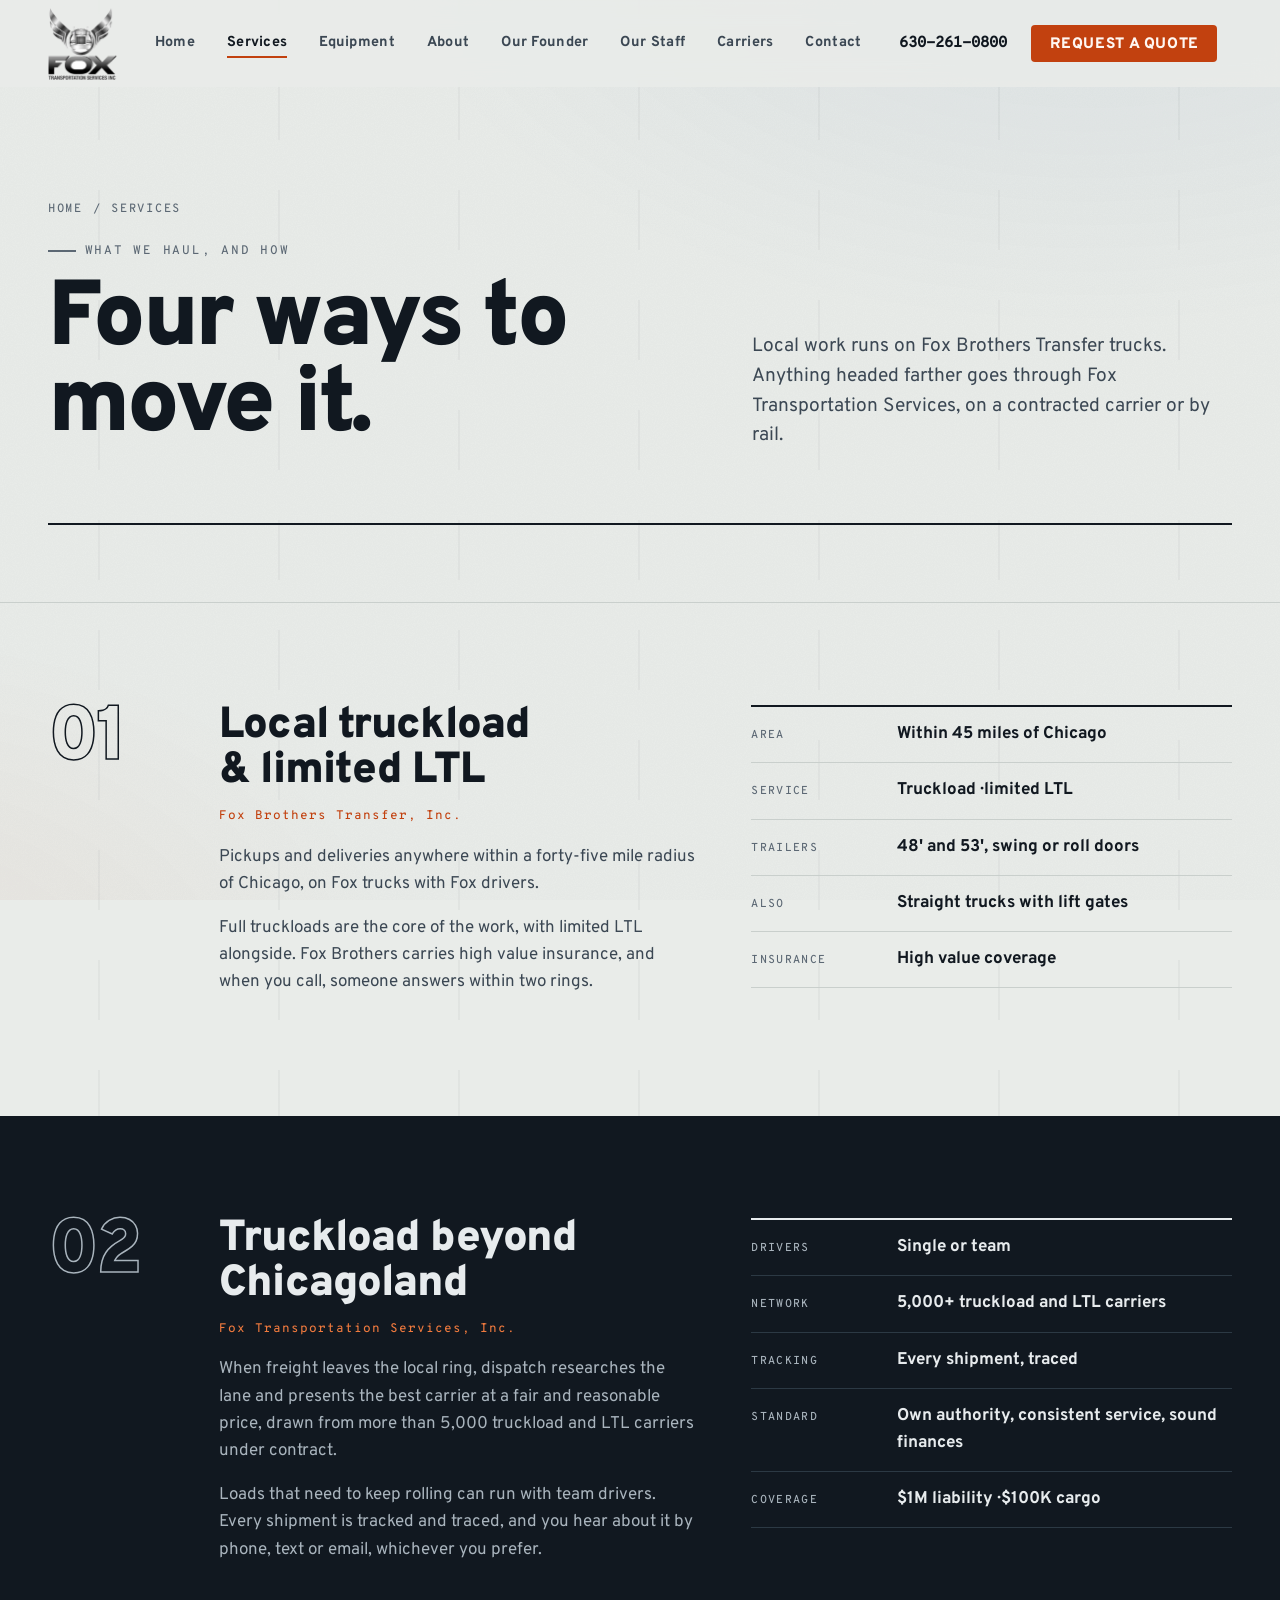
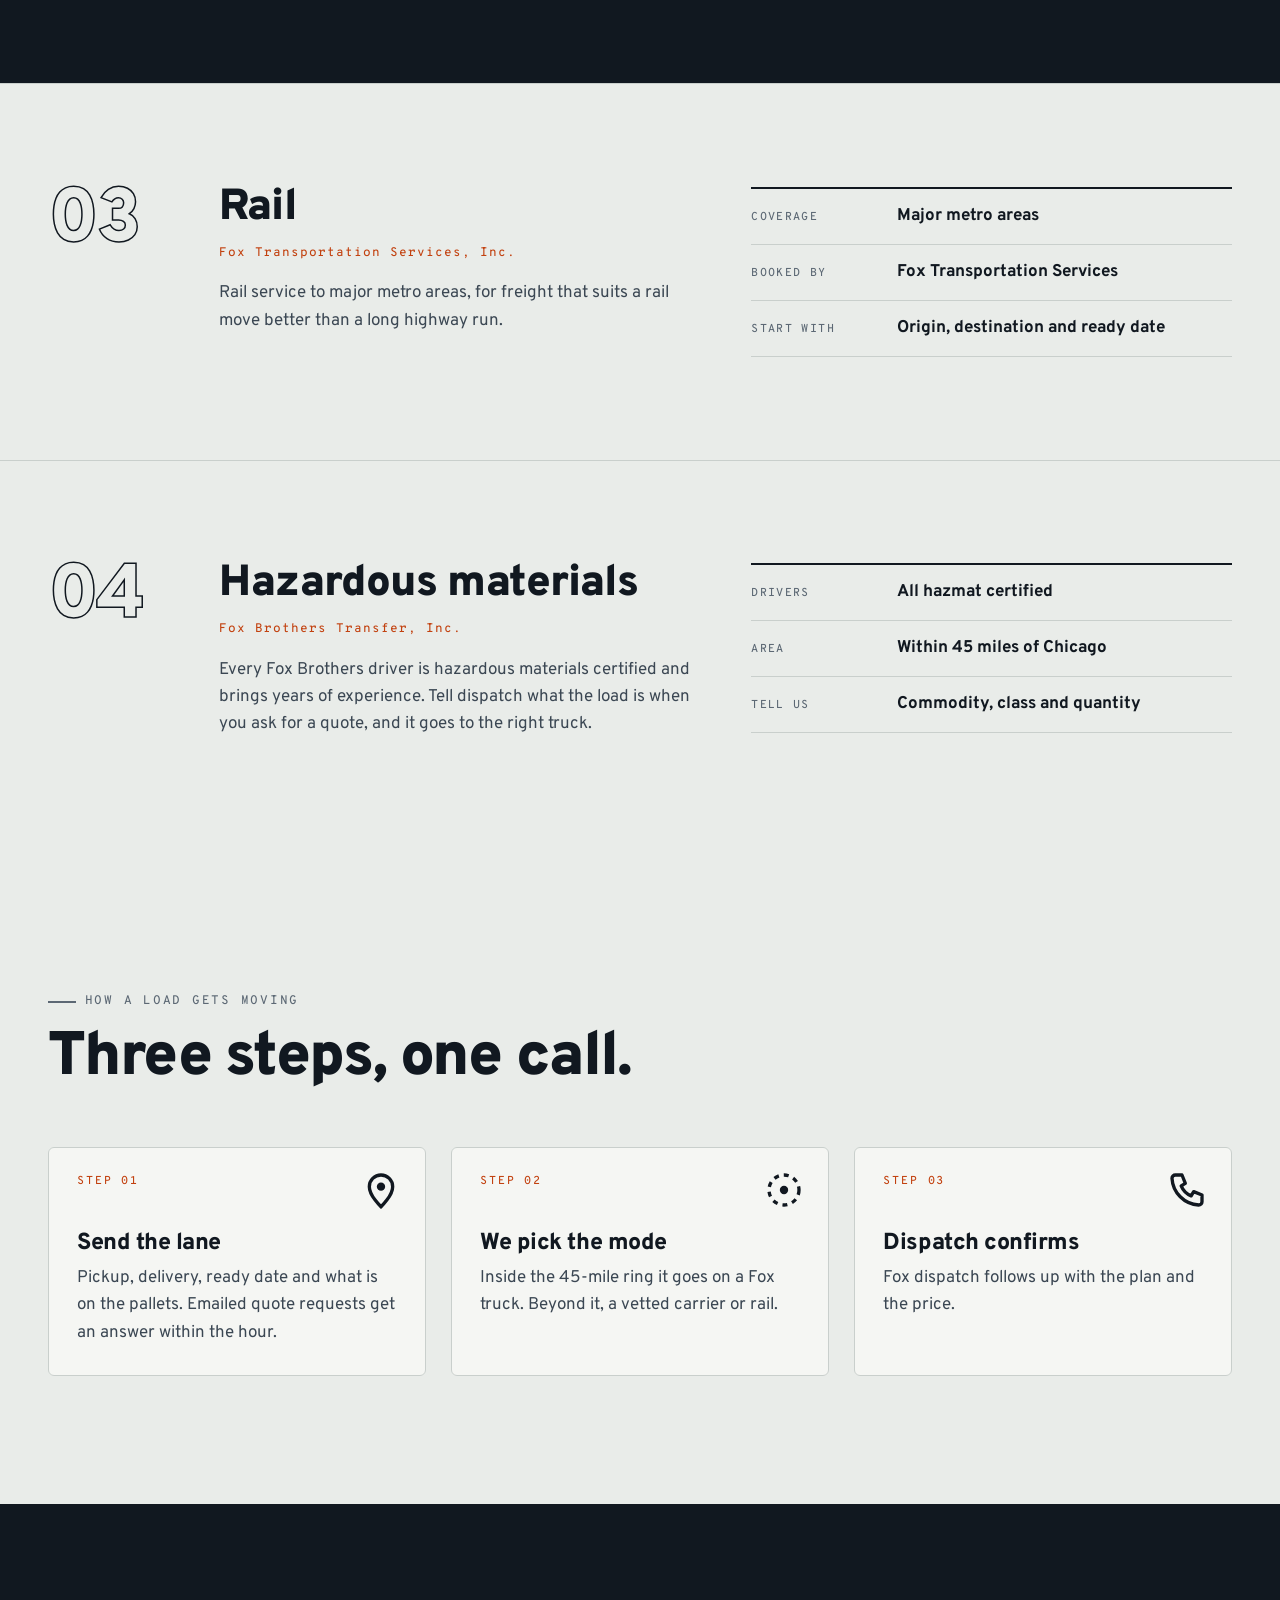
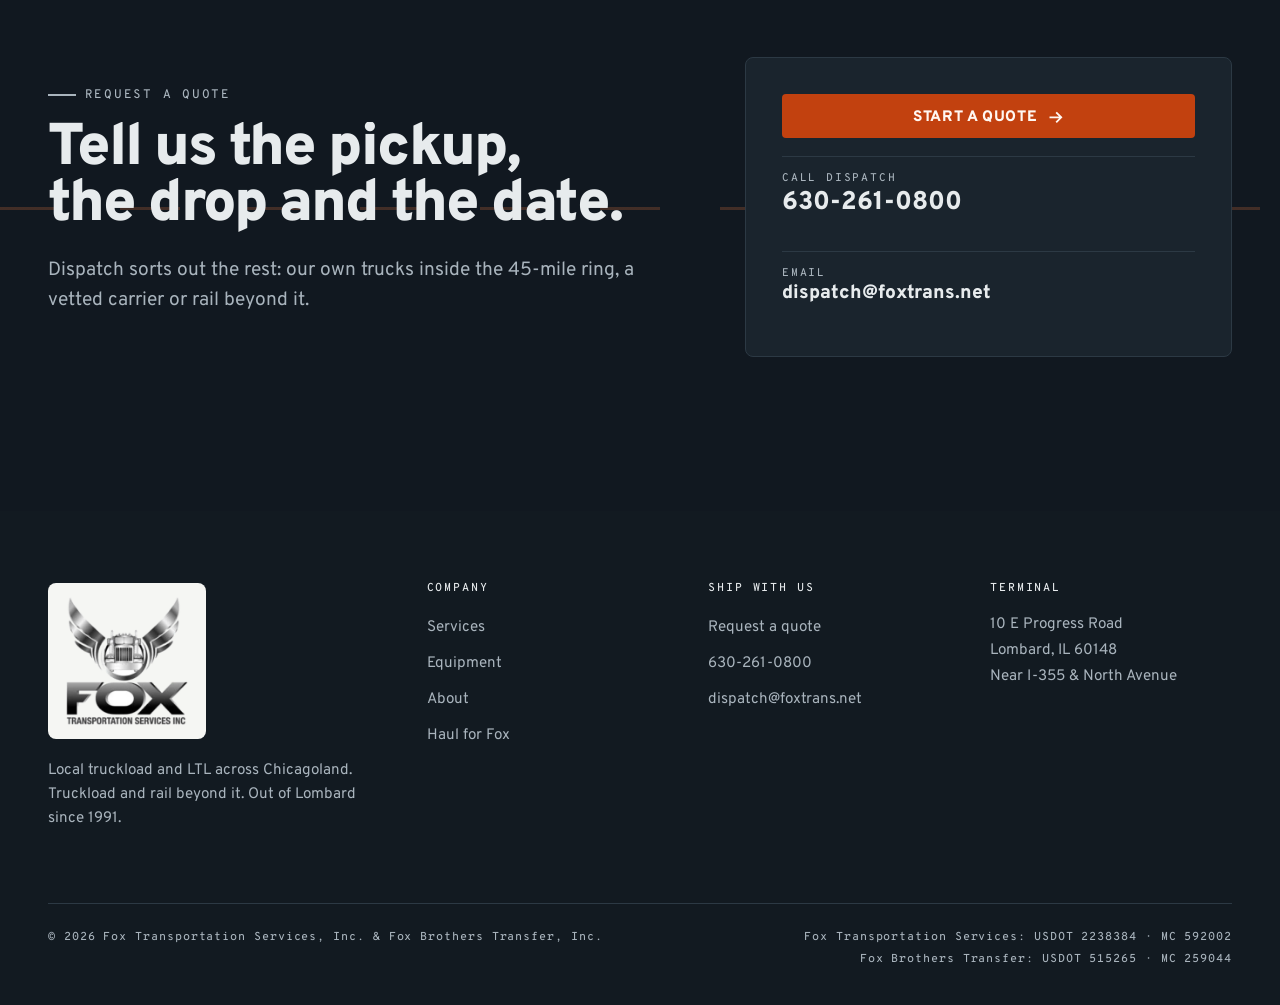
<file: fox-transportation/services.html>
<!doctype html>
<html lang="en">
<head>
<meta charset="utf-8">
<meta name="viewport" content="width=device-width, initial-scale=1">
<title>Services | Fox Transportation</title>
<meta name="description" content="Local truckload and limited LTL within 45 miles of Chicago, truckload with single or team drivers, rail to major metro areas and hazmat-certified drivers.">
<meta name="theme-color" content="#e9ece9">
<link rel="icon" type="image/png" sizes="32x32" href="assets/img/fox-icon-32.png">
<link rel="apple-touch-icon" href="assets/img/fox-icon-180.png">
<meta property="og:type" content="website">
<meta property="og:title" content="Services | Fox Transportation">
<meta property="og:description" content="Local truckload and limited LTL within 45 miles of Chicago, truckload with single or team drivers, rail to major metro areas and hazmat-certified drivers.">
<!-- DEPLOY STEP: add og:url and og:image with absolute URLs once the live domain is set -->
<link rel="preload" href="assets/fonts/overpass-latin-900-normal.woff2" as="font" type="font/woff2" crossorigin>
<link rel="preload" href="assets/fonts/overpass-latin-400-normal.woff2" as="font" type="font/woff2" crossorigin>
<link rel="stylesheet" href="assets/css/site.css">
<script>document.documentElement.classList.add('js')</script>
<script type="application/ld+json">{"@context":"https://schema.org","@type":"LocalBusiness","name":"Fox Transportation Services, Inc.","url":"https://www.foxtrans.net/","telephone":"+1-630-261-0800","email":"dispatch@foxtrans.net","address":{"@type":"PostalAddress","streetAddress":"10 East Progress Road","addressLocality":"Lombard","addressRegion":"IL","postalCode":"60148","addressCountry":"US"}}</script>
</head>
<body data-page="services.html">
<div class="env" aria-hidden="true"></div>
<a class="skip" href="#main">Skip to content</a>
<header class="nav" data-nav>
<div class="wrap nav__in">
<a class="brand" href="index.html"><img class="brand__logo" src="assets/img/fox-logo.webp" alt="Fox Transportation Services Inc, home" width="280" height="293"></a>
<button class="nav__toggle" type="button" aria-expanded="false" aria-controls="nav-panel" data-nav-toggle><span></span><span></span><span></span><b class="sr-only">Menu</b></button>
<div class="nav__panel" id="nav-panel" data-nav-panel>
<nav aria-label="Main"><ul class="nav__links"><li><a href="index.html">Home</a></li><li><a href="services.html" aria-current="page">Services</a></li><li><a href="equipment.html">Equipment</a></li><li><a href="about.html">About</a></li><li><a href="about.html#founders">Our Founder</a></li><li><a href="staff.html">Our Staff</a></li><li><a href="carriers.html">Carriers</a></li><li><a href="contact.html">Contact</a></li></ul></nav>
<a class="nav__phone" href="tel:+16302610800">630-261-0800</a>
<a class="btn btn--fox nav__cta" href="quote.html">Request a quote</a>
</div>
</div>
</header>
<main id="main" tabindex="-1">
<section class="page-head">
<div class="wrap">
<p class="crumb"><a href="index.html">Home</a><span aria-hidden="true">/</span><span>Services</span></p>
<div class="page-head__grid">
<div><p class="kicker" data-reveal>What we haul, and how</p><h1 class="h-xl" data-reveal-lines><span class="split-line"><span style="--d:0.00s">Four ways to</span></span><span class="split-line"><span style="--d:0.08s">move it.</span></span></h1></div>
<p class="lede" data-reveal style="--d:.3s">Local work runs on Fox Brothers Transfer trucks. Anything headed farther goes through Fox Transportation Services, on a contracted carrier or by rail.</p>
</div>
<div class="page-head__rule" data-reveal-rule></div>
</div>
</section><section class="svc" aria-labelledby="svc-01">
<div class="wrap svc__grid">
<div class="svc__num" data-reveal aria-hidden="true">01</div>
<div class="svc__body" data-reveal style="--d:.08s"><h2 id="svc-01">Local truckload &amp; limited LTL</h2><span class="svc__by">Fox Brothers Transfer, Inc.</span><p>Pickups and deliveries anywhere within a forty-five mile radius of Chicago, on Fox trucks with Fox drivers.</p><p>Full truckloads are the core of the work, with limited LTL alongside. Fox Brothers carries high value insurance, and when you call, someone answers within two rings.</p></div>
<dl class="specs" data-reveal style="--d:.16s"><div><dt>Area</dt><dd>Within 45 miles of Chicago</dd></div><div><dt>Service</dt><dd>Truckload · limited LTL</dd></div><div><dt>Trailers</dt><dd>48' and 53', swing or roll doors</dd></div><div><dt>Also</dt><dd>Straight trucks with lift gates</dd></div><div><dt>Insurance</dt><dd>High value coverage</dd></div></dl>
</div>
</section><section class="svc svc--dark on-dark" aria-labelledby="svc-02">
<div class="wrap svc__grid">
<div class="svc__num" data-reveal aria-hidden="true">02</div>
<div class="svc__body" data-reveal style="--d:.08s"><h2 id="svc-02">Truckload beyond Chicagoland</h2><span class="svc__by">Fox Transportation Services, Inc.</span><p>When freight leaves the local ring, dispatch researches the lane and presents the best carrier at a fair and reasonable price, drawn from more than 5,000 truckload and LTL carriers under contract.</p><p>Loads that need to keep rolling can run with team drivers. Every shipment is tracked and traced, and you hear about it by phone, text or email, whichever you prefer.</p></div>
<dl class="specs" data-reveal style="--d:.16s"><div><dt>Drivers</dt><dd>Single or team</dd></div><div><dt>Network</dt><dd>5,000+ truckload and LTL carriers</dd></div><div><dt>Tracking</dt><dd>Every shipment, traced</dd></div><div><dt>Standard</dt><dd>Own authority, consistent service, sound finances</dd></div><div><dt>Coverage</dt><dd>$1M liability · $100K cargo</dd></div></dl>
</div>
</section><section class="svc" aria-labelledby="svc-03">
<div class="wrap svc__grid">
<div class="svc__num" data-reveal aria-hidden="true">03</div>
<div class="svc__body" data-reveal style="--d:.08s"><h2 id="svc-03">Rail</h2><span class="svc__by">Fox Transportation Services, Inc.</span><p>Rail service to major metro areas, for freight that suits a rail move better than a long highway run.</p></div>
<dl class="specs" data-reveal style="--d:.16s"><div><dt>Coverage</dt><dd>Major metro areas</dd></div><div><dt>Booked by</dt><dd>Fox Transportation Services</dd></div><div><dt>Start with</dt><dd>Origin, destination and ready date</dd></div></dl>
</div>
</section><section class="svc" aria-labelledby="svc-04">
<div class="wrap svc__grid">
<div class="svc__num" data-reveal aria-hidden="true">04</div>
<div class="svc__body" data-reveal style="--d:.08s"><h2 id="svc-04">Hazardous materials</h2><span class="svc__by">Fox Brothers Transfer, Inc.</span><p>Every Fox Brothers driver is hazardous materials certified and brings years of experience. Tell dispatch what the load is when you ask for a quote, and it goes to the right truck.</p></div>
<dl class="specs" data-reveal style="--d:.16s"><div><dt>Drivers</dt><dd>All hazmat certified</dd></div><div><dt>Area</dt><dd>Within 45 miles of Chicago</dd></div><div><dt>Tell us</dt><dd>Commodity, class and quantity</dd></div></dl>
</div>
</section><section class="steps" aria-labelledby="steps-h">
<div class="wrap">
<p class="kicker" data-reveal>How a load gets moving</p>
<h2 id="steps-h" class="h-lg" data-reveal>Three steps, one call.</h2>
<div class="steps__row">
<div class="step" data-reveal><svg viewBox="0 0 24 24" aria-hidden="true"><path d="M12 22s7-6.5 7-12a7 7 0 0 0-14 0c0 5.5 7 12 7 12z" fill="none" stroke="currentColor" stroke-width="2"/><circle cx="12" cy="10" r="2.5" fill="currentColor"/></svg><h3>Send the lane</h3><p>Pickup, delivery, ready date and what is on the pallets. Emailed quote requests get an answer within the hour.</p></div>
<div class="step" data-reveal style="--d:.1s"><svg viewBox="0 0 24 24" aria-hidden="true"><circle cx="12" cy="12" r="9" fill="none" stroke="currentColor" stroke-width="2" stroke-dasharray="3 3"/><circle cx="12" cy="12" r="2.5" fill="currentColor"/></svg><h3>We pick the mode</h3><p>Inside the 45-mile ring it goes on a Fox truck. Beyond it, a vetted carrier or rail.</p></div>
<div class="step" data-reveal style="--d:.2s"><svg viewBox="0 0 24 24" aria-hidden="true"><path d="M5 3h4l2 5-2.5 1.5a11 11 0 0 0 6 6L16 13l5 2v4a2 2 0 0 1-2 2A17 17 0 0 1 3 5a2 2 0 0 1 2-2z" fill="none" stroke="currentColor" stroke-width="2" stroke-linejoin="round"/></svg><h3>Dispatch confirms</h3><p>Fox dispatch follows up with the plan and the price.</p></div>
</div>
</div>
</section><section class="cta on-dark" aria-labelledby="cta-h">
<div class="cta__road" aria-hidden="true"></div>
<div class="wrap cta__grid">
<div>
<p class="kicker" data-reveal>Request a quote</p>
<h2 id="cta-h" data-reveal-lines><span class="split-line"><span>Tell us the pickup,</span></span><span class="split-line"><span style="--d:.08s">the drop and the date.</span></span></h2>
<p class="lede" data-reveal style="--d:.2s;margin-top:1.4rem">Dispatch sorts out the rest: our own trucks inside the 45-mile ring, a vetted carrier or rail beyond it.</p>
</div>
<div class="cta__card" data-reveal="scale" style="--d:.15s">
<a class="btn btn--fox" href="quote.html">Start a quote <svg class="arrow" viewBox="0 0 20 20" aria-hidden="true"><path d="M3 10h13M11 4l6 6-6 6" fill="none" stroke="currentColor" stroke-width="2.2"/></svg></a>
<a class="cta__phone" href="tel:+16302610800"><small>Call dispatch</small><b>630-261-0800</b></a>
<a class="cta__phone" href="mailto:dispatch@foxtrans.net"><small>Email</small><b style="font-size:1.2rem">dispatch@foxtrans.net</b></a>
</div>
</div>
</section></main>
<footer class="foot on-dark">
<div class="wrap">
<div class="foot__grid">
<div>
<a class="brand" href="index.html"><img class="brand__logo" src="assets/img/fox-logo.webp" alt="Fox Transportation Services Inc, home" width="280" height="293"></a>
<p style="margin-top:20px;max-width:34ch">Local truckload and LTL across Chicagoland. Truckload and rail beyond it. Out of Lombard since 1991.</p>
</div>
<div><h2>Company</h2><ul>
<li><a href="services.html">Services</a></li><li><a href="equipment.html">Equipment</a></li>
<li><a href="about.html">About</a></li><li><a href="carriers.html">Haul for Fox</a></li></ul></div>
<div><h2>Ship with us</h2><ul>
<li><a href="quote.html">Request a quote</a></li><li><a href="tel:+16302610800">630-261-0800</a></li>
<li><a href="mailto:dispatch@foxtrans.net">dispatch@foxtrans.net</a></li></ul></div>
<div><h2>Terminal</h2><address>10 E Progress Road<br>Lombard, IL 60148<br>Near I-355 &amp; North Avenue</address></div>
</div>
<div class="foot__legal">
<span>© <span data-year>2026</span> Fox Transportation Services, Inc. &amp; Fox Brothers Transfer, Inc.</span>
<span class="foot__auth"><span>Fox Transportation Services: <span class="nw">USDOT 2238384 · MC 592002</span></span><span>Fox Brothers Transfer: <span class="nw">USDOT 515265 · MC 259044</span></span></span>
</div>
</div>
</footer>
<script src="assets/js/site.js" defer></script>
</body>
</html>
</file>
<file: fox-transportation/assets/css/site.css>
/* Fox Transportation · site styles
   Palette pulled from the road: poured concrete, asphalt, interstate blue,
   and one dose of fox orange for the things a shipper should press. */

@import url("https://fonts.googleapis.com/css2?family=Noto+Serif+Display:wdth,wght@82,300&display=swap");

@font-face { font-family: "Overpass"; src: url("../fonts/overpass-latin-400-normal.woff2") format("woff2"); font-weight: 400; font-display: swap; }
@font-face { font-family: "Overpass"; src: url("../fonts/overpass-latin-600-normal.woff2") format("woff2"); font-weight: 600; font-display: swap; }
@font-face { font-family: "Overpass"; src: url("../fonts/overpass-latin-700-normal.woff2") format("woff2"); font-weight: 700; font-display: swap; }
@font-face { font-family: "Overpass"; src: url("../fonts/overpass-latin-800-normal.woff2") format("woff2"); font-weight: 800; font-display: swap; }
@font-face { font-family: "Overpass"; src: url("../fonts/overpass-latin-900-normal.woff2") format("woff2"); font-weight: 900; font-display: swap; }
@font-face { font-family: "Overpass Mono"; src: url("../fonts/overpass-mono-latin-500-normal.woff2") format("woff2"); font-weight: 500; font-display: swap; }

:root {
  --canvas: #e9ece9;
  --paper: #f5f6f3;
  --ink: #111820;
  --ink-2: #3b4753;
  --ink-3: #5c6874;
  --line: #c9cfcc;
  --line-strong: #7d8891;
  --asphalt: #121a21;
  --asphalt-2: #1a242d;
  --on-dark: #e7ebed;
  --on-dark-2: #a9b4bd;
  --on-dark-line: #2c3944;
  --fox: #c2410f;
  --fox-bright: #f07a3e;
  --fox-ink: #fff7f2;
  --shield: #1d4f91;

  --f-display: "Overpass", "Arial Narrow", system-ui, sans-serif;
  --f-body: "Overpass", system-ui, sans-serif;
  --f-mono: "Overpass Mono", ui-monospace, "SFMono-Regular", Menlo, monospace;

  --gutter: clamp(16px, 4vw, 48px);
  --wrap: 1240px;
  --radius: 4px;
  --ease: cubic-bezier(.2, .7, .1, 1);
  --ease-io: cubic-bezier(.65, 0, .35, 1);
  --nav-h: 88px;
}

*, *::before, *::after { box-sizing: border-box; }
html { -webkit-text-size-adjust: 100%; scroll-padding-top: calc(var(--nav-h) + 16px); }
@media (prefers-reduced-motion: no-preference) { html { scroll-behavior: smooth; } }
body {
  margin: 0;
  background: var(--canvas);
  color: var(--ink);
  font: 400 1.0625rem/1.6 var(--f-body);
  text-rendering: optimizeLegibility;
  -webkit-font-smoothing: antialiased;
  overflow-x: clip;
}
img, svg { display: block; max-width: 100%; }
a { color: inherit; }
p { margin: 0 0 1em; }
h1, h2, h3, h4 { text-wrap: balance; font-family: var(--f-display); line-height: 1.02; margin: 0; letter-spacing: -0.02em; }
button, input, select, textarea { font: inherit; color: inherit; }
::selection { background: var(--fox); color: var(--fox-ink); }

/* The environment layer: faint lane striping drifting behind everything. */
.env {
  position: fixed; inset: 0; z-index: -1; pointer-events: none;
  background:
    radial-gradient(1200px 700px at 85% -10%, rgba(29, 79, 145, .07), transparent 60%),
    radial-gradient(900px 600px at -10% 110%, rgba(194, 65, 15, .05), transparent 60%);
}
.env::before {
  content: ""; position: absolute; inset: -50% -10%;
  background-image: repeating-linear-gradient(90deg, transparent 0 46px, rgba(17, 24, 32, .035) 46px 48px, transparent 48px 180px);
  mask-image: repeating-linear-gradient(0deg, #000 0 60px, transparent 60px 110px);
  -webkit-mask-image: repeating-linear-gradient(0deg, #000 0 60px, transparent 60px 110px);
  animation: lanes 90s linear infinite;
}
.env::after {
  content: ""; position: absolute; inset: 0; opacity: .35;
  background-image: url("data:image/svg+xml,%3Csvg xmlns='http://www.w3.org/2000/svg' width='160' height='160'%3E%3Cfilter id='n'%3E%3CfeTurbulence type='fractalNoise' baseFrequency='.9' numOctaves='2' stitchTiles='stitch'/%3E%3CfeColorMatrix values='0 0 0 0 0.07 0 0 0 0 0.09 0 0 0 0 0.12 0 0 0 .08 0'/%3E%3C/filter%3E%3Crect width='100%25' height='100%25' filter='url(%23n)'/%3E%3C/svg%3E");
}
@keyframes lanes { to { transform: translateY(170px); } }

/* ---------- Utilities ---------- */
.wrap { width: min(100% - 2 * var(--gutter), var(--wrap)); margin-inline: auto; }
.sr-only { position: absolute; width: 1px; height: 1px; padding: 0; margin: -1px; overflow: hidden; clip: rect(0 0 0 0); white-space: nowrap; border: 0; }
.skip {
  position: absolute; left: 16px; top: -60px; z-index: 100;
  background: var(--ink); color: var(--paper); padding: 12px 18px; border-radius: var(--radius);
  text-decoration: none; font-weight: 700; transition: top .2s var(--ease);
}
.skip:focus { top: 12px; }
:focus-visible { outline: 3px solid var(--fox); outline-offset: 3px; border-radius: 2px; }
.on-dark :focus-visible { outline-color: var(--fox-bright); }

.kicker {
  font: 500 .78rem/1.2 var(--f-mono); letter-spacing: .14em; text-transform: uppercase;
  color: var(--ink-3); display: inline-flex; align-items: center; gap: .7em; margin-bottom: 1.2rem;
}
.kicker::before { content: ""; width: 28px; height: 2px; background: currentColor; }
.on-dark .kicker { color: var(--on-dark-2); }
.mono { font-family: var(--f-mono); }

.h-xl { font-size: clamp(2.6rem, 7.2vw, 6.4rem); font-weight: 900; letter-spacing: -0.035em; line-height: .94; }
.h-lg { font-size: clamp(2.1rem, 4.8vw, 4rem); font-weight: 900; letter-spacing: -0.03em; }
.h-md { font-size: clamp(1.5rem, 2.6vw, 2.1rem); font-weight: 800; }
.lede { font-size: clamp(1.1rem, 1.5vw, 1.3rem); line-height: 1.55; color: var(--ink-2); max-width: 54ch; }
.on-dark .lede { color: var(--on-dark-2); }
.accent { color: var(--fox); }
.on-dark .accent { color: var(--fox-bright); }

/* ---------- Buttons ---------- */
.btn {
  --bg: var(--ink); --fg: var(--paper);
  position: relative; display: inline-flex; align-items: center; justify-content: center; gap: .65em;
  padding: .95em 1.5em .85em; border: 0; border-radius: var(--radius);
  background: var(--bg); color: var(--fg); text-decoration: none; cursor: pointer;
  font: 800 .95rem/1 var(--f-display); letter-spacing: .04em; text-transform: uppercase;
  overflow: hidden; isolation: isolate;
  transition: transform .35s var(--ease), box-shadow .35s var(--ease);
}
.btn::after {
  content: ""; position: absolute; inset: 0; z-index: -1; background: rgba(255,255,255,.12);
  transform: translateX(-101%); transition: transform .5s var(--ease);
}
.btn:hover::after { transform: none; }
.btn:hover { transform: translateY(-2px); box-shadow: 0 10px 24px -12px rgba(17,24,32,.55); }
.btn:active { transform: translateY(0); }
.btn--fox { --bg: var(--fox); --fg: var(--fox-ink); }
.btn--ghost { --bg: transparent; --fg: var(--ink); box-shadow: inset 0 0 0 2px var(--ink); }
.btn--ghost::after { background: rgba(17,24,32,.08); }
.on-dark .btn--ghost { --fg: var(--on-dark); box-shadow: inset 0 0 0 2px var(--on-dark-2); }
.on-dark .btn--ghost::after { background: rgba(255,255,255,.08); }
.btn .arrow { width: 1.1em; height: 1.1em; transition: transform .35s var(--ease); }
.btn:hover .arrow { transform: translateX(4px); }
@media (pointer: coarse) { .btn { min-height: 48px; } }

/* ---------- Nav ---------- */
.nav {
  position: sticky; top: 0; z-index: 50; height: var(--nav-h);
  border-bottom: 1px solid transparent;
  transition: border-color .3s;
}
/* Frosted glass lives on a pseudo-element: backdrop-filter on .nav itself
   would trap the fixed mobile panel inside the 72px bar. */
.nav::before {
  content: ""; position: absolute; inset: 0; z-index: -1;
  background: color-mix(in srgb, var(--canvas) 86%, transparent);
  backdrop-filter: saturate(1.4) blur(12px); -webkit-backdrop-filter: saturate(1.4) blur(12px);
}
.nav.is-scrolled { border-bottom-color: var(--line); }
.nav__in { height: 100%; display: flex; align-items: center; gap: 24px; }
.brand { display: inline-flex; align-items: center; gap: 12px; text-decoration: none; color: var(--ink); }
.brand__logo { height: 72px; width: auto; flex: none; }
@media (max-width: 1000px) { .brand__logo { height: 64px; } }
.nav__links { display: flex; gap: 4px; margin-left: auto; list-style: none; padding: 0; margin-block: 0; }
.nav__links a {
  display: inline-flex; align-items: center; min-height: 44px; padding: 0 14px;
  font: 700 .9rem/1 var(--f-display); letter-spacing: .02em; text-decoration: none; color: var(--ink-2);
  position: relative;
}
.nav__links a::after {
  content: ""; position: absolute; left: 14px; right: 14px; bottom: 8px; height: 2px; background: var(--fox);
  transform: scaleX(0); transform-origin: left; transition: transform .35s var(--ease);
}
.nav__links a:hover { color: var(--ink); }
.nav__links a:hover::after, .nav__links a[aria-current="page"]::after { transform: scaleX(1); }
.nav__links a[aria-current="page"] { color: var(--ink); }
.nav__phone { font: 700 .95rem/1 var(--f-mono); text-decoration: none; color: var(--ink); white-space: nowrap; display: inline-flex; align-items: center; min-height: 44px; }
.nav__phone:hover { color: var(--fox); }
.nav__cta { padding: .8em 1.2em .7em; }
.nav__toggle {
  display: none; margin-left: auto; width: 48px; height: 48px; border: 0; background: transparent; cursor: pointer; padding: 12px;
}
.nav__toggle span { display: block; height: 2px; background: var(--ink); margin: 6px 0; transition: transform .35s var(--ease), opacity .2s; }
.nav__toggle[aria-expanded="true"] span:nth-child(1) { transform: translateY(8px) rotate(45deg); }
.nav__toggle[aria-expanded="true"] span:nth-child(2) { opacity: 0; }
.nav__toggle[aria-expanded="true"] span:nth-child(3) { transform: translateY(-8px) rotate(-45deg); }

.nav__links a, .nav__cta { white-space: nowrap; }
@media (max-width: 1240px) { .nav__phone { display: none; } }
@media (max-width: 1000px) {
  .nav__toggle { display: block; }
  .nav__cta { display: none; }
  .nav__panel {
    position: fixed; inset: var(--nav-h) 0 0 0; background: var(--canvas);
    padding: 24px var(--gutter) 40px; display: flex; flex-direction: column; gap: 24px;
    transform: translateY(-8px); opacity: 0; visibility: hidden;
    transition: opacity .3s var(--ease), transform .3s var(--ease), visibility 0s .3s;
    overflow-y: auto;
  }
  .nav__panel.is-open { opacity: 1; transform: none; visibility: visible; transition-delay: 0s; }
  .nav__links { flex-direction: column; margin: 0; gap: 0; }
  .nav__links a { display: flex; font-size: 1.6rem; font-weight: 900; min-height: 60px; padding: 0; border-bottom: 1px solid var(--line); color: var(--ink); }
  .nav__links a::after { left: 0; right: auto; width: 40px; bottom: 12px; }
  .nav__panel .nav__phone { display: inline-flex; font-size: 1.1rem; }
  .nav__panel .btn { display: flex; }
}
@media (min-width: 1001px) { .nav__panel { display: contents; } .nav__panel-extra { display: none; } }

/* ---------- Reveal system ---------- */
.js [data-reveal] { opacity: 0; transform: translateY(28px); transition: opacity .9s var(--ease), transform .9s var(--ease); transition-delay: var(--d, 0s); }
.js [data-reveal="left"] { transform: translateX(-36px); }
.js [data-reveal="scale"] { transform: scale(.96); }
.js [data-reveal].is-in { opacity: 1; transform: none; }
.js .split-line { display: block; overflow: hidden; padding-bottom: .08em; margin-bottom: -.08em; }
.js .split-line > span { display: block; transform: translateY(105%); transition: transform 1.1s var(--ease); transition-delay: var(--d, 0s); }
.js .is-in .split-line > span, .js .split-line.is-in > span { transform: none; }

/* ---------- Map ---------- */

.map { position: relative; width: 100%; aspect-ratio: 460 / 440; max-height: calc(100svh - var(--nav-h) - 40px); margin-inline: auto; }
.map svg { width: 100%; height: 100%; overflow: visible; }
.map .lake { fill: #d3dde6; }
.map .lake-edge { fill: none; stroke: #9fb3c4; stroke-width: 1.2; }
.map .grid-line { stroke: rgba(17, 24, 32, .06); stroke-width: 1; }
.map .road { fill: none; stroke: var(--ink); stroke-width: 2.2; stroke-linecap: round; stroke-linejoin: round; opacity: .78; }
.map .road--minor { stroke-width: 1.3; stroke-dasharray: 5 5; opacity: .55; }
.map .ring { fill: rgba(194, 65, 15, .06); stroke: var(--fox); stroke-width: 2; stroke-dasharray: 7 6; }
.map .ring-label, .map .city, .map .out-label { paint-order: stroke; stroke: var(--canvas); stroke-width: 4px; stroke-linejoin: round; }
.map .ring-label { font: 500 11px var(--f-mono); letter-spacing: .12em; fill: var(--fox); text-transform: uppercase; }
.map .city { font: 700 11px var(--f-display); fill: var(--ink-2); letter-spacing: .02em; }
.map .city--big { font-size: 15px; font-weight: 900; fill: var(--ink); letter-spacing: .08em; }
.map .dot { fill: var(--ink); }
.map .shield rect { fill: var(--shield); }
.map .shield text { font: 800 9px var(--f-display); fill: #fff; text-anchor: middle; }
.map .pin-pulse { fill: none; stroke: var(--fox); stroke-width: 2; transform-box: fill-box; transform-origin: center; }
.map .pin-head { fill: var(--fox); }
.map .pin-label rect { fill: var(--ink); }
.map .pin-lead { stroke: var(--ink); stroke-width: 1.4; }
.map .pin-label text { font: 800 11px var(--f-display); fill: var(--paper); letter-spacing: .06em; }
.map .pin-label .sub { font: 500 9px var(--f-mono); fill: #c7d0d7; letter-spacing: .08em; }
.map .out { fill: none; stroke: var(--shield); stroke-width: 2.4; stroke-linecap: round; stroke-dasharray: 2 7; }
.map .out-head { fill: var(--shield); }
.map .out-label { font: 700 10px var(--f-mono); fill: var(--shield); letter-spacing: .1em; text-transform: uppercase; }
.map .rail { fill: none; stroke: var(--shield); stroke-width: 5; stroke-dasharray: 1.5 5; stroke-linecap: butt; opacity: .9; }
@media (prefers-reduced-motion: no-preference) {
  .map .pin-pulse { animation: pulse 2.4s var(--ease) infinite; }
}
@keyframes pulse { 0% { transform: scale(.4); opacity: 1; } 100% { transform: scale(2.6); opacity: 0; } }

.scroll-cue { position: absolute; left: 50%; bottom: 18px; translate: -50% 0; display: grid; justify-items: center; gap: 8px; font: 500 .68rem/1 var(--f-mono); letter-spacing: .2em; text-transform: uppercase; color: var(--ink-3); transition: opacity .4s; }
.scroll-cue i { width: 2px; height: 36px; background: linear-gradient(var(--ink-3) 50%, transparent 50%); background-size: 2px 12px; }
@media (prefers-reduced-motion: no-preference) { .scroll-cue i { animation: cue 1s linear infinite; } }
@keyframes cue { to { background-position: 0 12px; } }


/* ---------- Mile markers (stats) ---------- */
.markers { padding-block: clamp(56px, 8vw, 110px); border-block: 1px solid var(--line); background: var(--paper); }
.markers__grid { display: grid; grid-template-columns: repeat(4, minmax(0, 1fr)); gap: clamp(12px, 2vw, 28px); }
.marker { display: grid; grid-template-rows: auto 1fr; gap: 16px; }
.marker__plate {
  aspect-ratio: 5 / 4; border-radius: 10px; background: var(--ink); color: var(--paper);
  display: grid; place-content: center; text-align: center; padding: 12px;
  box-shadow: inset 0 0 0 3px var(--ink), inset 0 0 0 5px rgba(255,255,255,.85);
  transition: transform .5s var(--ease);
}
.marker:hover .marker__plate { transform: translateY(-4px) rotate(-1deg); }
.marker__plate small { font: 500 .7rem/1 var(--f-mono); letter-spacing: .2em; text-transform: uppercase; color: #c7d0d7; }
.marker__num { font: 900 clamp(2.2rem, 4.6vw, 3.8rem)/1 var(--f-display); letter-spacing: -0.02em; margin-top: 8px; font-variant-numeric: tabular-nums; }
.marker:nth-child(2) .marker__plate { background: var(--fox); box-shadow: inset 0 0 0 3px var(--fox), inset 0 0 0 5px rgba(255,255,255,.9); }
.marker:nth-child(2) .marker__plate small { color: #ffe3d4; }
.marker p { margin: 0; color: var(--ink-2); font-size: .98rem; max-width: 28ch; }
.marker p b { color: var(--ink); display: block; font-family: var(--f-display); font-size: 1.05rem; margin-bottom: 2px; }
@media (max-width: 820px) { .markers__grid { grid-template-columns: repeat(2, minmax(0, 1fr)); row-gap: 40px; } }

/* ---------- Two ways (split) ---------- */
.split { padding-block: clamp(80px, 11vw, 160px); }
.split__head { display: grid; grid-template-columns: minmax(0, 1fr) minmax(0, 1fr); gap: 32px; align-items: end; margin-bottom: clamp(40px, 6vw, 72px); }
.split__head .lede { margin: 0; }
.split__cols { display: grid; grid-template-columns: minmax(0, 1fr) minmax(0, 1fr); gap: 0; border-radius: 8px; overflow: hidden; }
.lane { position: relative; padding: clamp(28px, 4vw, 56px); min-height: 460px; display: flex; flex-direction: column; isolation: isolate; }
.lane--local { background: var(--ink); color: var(--on-dark); }
.lane--wide { background: var(--paper); box-shadow: inset 0 0 0 1px var(--line); }
.lane__idx { font: 500 .75rem/1 var(--f-mono); letter-spacing: .18em; text-transform: uppercase; opacity: .7; }
.lane h3 { font-size: clamp(1.8rem, 3.2vw, 2.7rem); font-weight: 900; margin: 18px 0 10px; }
.lane__co { font: 500 .78rem/1.4 var(--f-mono); letter-spacing: .08em; color: var(--fox-bright); margin-bottom: 18px; }
.lane--wide .lane__co { color: var(--fox); }
.lane p { color: var(--on-dark-2); max-width: 44ch; }
.lane--wide p { color: var(--ink-2); }
.lane ul { list-style: none; padding: 0; margin: auto 0 0; display: grid; gap: 0; }
.lane li { display: flex; gap: 14px; align-items: baseline; padding: 14px 0; border-top: 1px solid var(--on-dark-line); font-weight: 600; }
.lane--wide li { border-top-color: var(--line); }
.lane li::before { content: ""; width: 10px; height: 10px; flex: none; transform: translateY(-1px) rotate(45deg); background: var(--fox-bright); }
.lane--wide li::before { background: var(--fox); }
.lane__art { position: absolute; right: -40px; top: -30px; width: 260px; opacity: .1; z-index: -1; pointer-events: none; transition: transform 1.2s var(--ease); }
.lane:hover .lane__art { transform: rotate(8deg) scale(1.05); }
@media (max-width: 860px) { .split__head, .split__cols { grid-template-columns: 1fr; } .lane { min-height: 0; } .lane ul { margin-top: 24px; } }

/* ---------- Equipment configurator ---------- */
.rig { background: var(--asphalt); color: var(--on-dark); padding-block: clamp(80px, 11vw, 160px); position: relative; overflow: hidden; }
.rig::before {
  content: ""; position: absolute; left: 0; right: 0; bottom: 118px; height: 4px;
  background: repeating-linear-gradient(90deg, #d8a21a 0 44px, transparent 44px 88px); opacity: .18;
}
.rig__head { display: grid; grid-template-columns: minmax(0, 1.2fr) minmax(0, 1fr); gap: 32px; align-items: end; }
.rig__head .lede { margin: 0; }
.rig__controls { display: flex; flex-wrap: wrap; gap: 28px; margin-block: clamp(32px, 5vw, 56px) 12px; }
.seg { border: 0; padding: 0; margin: 0; }
.seg legend { font: 500 .72rem/1 var(--f-mono); letter-spacing: .16em; text-transform: uppercase; color: var(--on-dark-2); margin-bottom: 10px; padding: 0; }
.seg__opts { display: inline-flex; padding: 4px; background: var(--asphalt-2); border-radius: 999px; box-shadow: inset 0 0 0 1px var(--on-dark-line); position: relative; }
.seg input { position: absolute; left: 0; top: 0; width: 1px; height: 1px; opacity: 0; pointer-events: none; }
.seg label { position: relative; z-index: 1; cursor: pointer; padding: 11px 18px 9px; min-height: 44px; display: inline-flex; align-items: center; border-radius: 999px; font: 800 .9rem/1 var(--f-display); letter-spacing: .03em; color: var(--on-dark-2); transition: color .3s, background .3s; white-space: nowrap; }
.seg input:checked + label { background: var(--on-dark); color: var(--ink); }
.seg input:focus-visible + label { outline: 3px solid var(--fox-bright); outline-offset: 2px; }
.seg label:hover { color: var(--on-dark); }
.seg input:checked + label:hover { color: var(--ink); }
.rig__stage { position: relative; display: grid; grid-template-columns: minmax(0, 1fr) 190px; gap: clamp(20px, 3vw, 48px); align-items: end; }
.rig__side, .rig__rear { width: 100%; height: auto; overflow: visible; }
.rig__rear-wrap { text-align: center; }
.rig__rear-wrap figcaption, .rig__caption { font: 500 .72rem/1.4 var(--f-mono); letter-spacing: .14em; text-transform: uppercase; color: var(--on-dark-2); margin-top: 12px; }
.rig__readout { display: grid; grid-template-columns: repeat(3, minmax(0, 1fr)); gap: 1px; background: var(--on-dark-line); border: 1px solid var(--on-dark-line); border-radius: 6px; overflow: hidden; margin-top: 40px; }
.rig__readout div { background: var(--asphalt); padding: 20px; }
.rig__readout dt { font: 500 .7rem/1 var(--f-mono); letter-spacing: .16em; text-transform: uppercase; color: var(--on-dark-2); margin-bottom: 10px; }
.rig__readout dd { margin: 0; font: 800 1.2rem/1.3 var(--f-display); }
@media (max-width: 860px) {
  .rig__head { grid-template-columns: 1fr; }
  .rig__stage { grid-template-columns: 1fr; }
  .rig__rear-wrap { max-width: 120px; margin-inline: auto !important; }
  .rig__readout { grid-template-columns: 1fr; }
  .rig::before { display: none; }
}

/* SVG truck drawing */
.truck .body { fill: #24313c; stroke: #cfd8de; stroke-width: 2; }
.truck .box { fill: #1c2730; stroke: #e7ebed; stroke-width: 2.4; transition: width .8s var(--ease-io); }
.truck .rib { stroke: #3a4854; stroke-width: 1.5; }
.truck .glass { fill: #6f8aa0; opacity: .55; }
.truck .tire { fill: #0b1015; stroke: #cfd8de; stroke-width: 2; }
.truck .hub { fill: #cfd8de; }
.truck .detail { fill: none; stroke: #cfd8de; stroke-width: 2; }
.truck .accent-stripe { fill: var(--fox-bright); transition: width .8s var(--ease-io); }
.truck .liftgate { fill: var(--fox-bright); }
.truck .move { transition: transform .8s var(--ease-io); }
.truck .dim { stroke: var(--on-dark-2); stroke-width: 1.2; transition: transform .8s var(--ease-io); }
.truck .dim-line { stroke: var(--on-dark-2); stroke-width: 1.2; transition: width .8s var(--ease-io); }
.truck .dim-label { font: 800 16px var(--f-display); fill: var(--on-dark); letter-spacing: .04em; }
.truck .ground { stroke: var(--on-dark-line); stroke-width: 2; }
.truck .fade { transition: opacity .5s var(--ease); }
.rear .frame { fill: #1c2730; stroke: #e7ebed; stroke-width: 2.4; }
.rear .door-line { stroke: #cfd8de; stroke-width: 1.6; fill: none; }
.rear .rod { stroke: var(--fox-bright); stroke-width: 2.4; }
.rear .slat { stroke: #56646f; stroke-width: 1.4; }
.rear .handle { fill: var(--fox-bright); }
.rear .layer { transition: opacity .45s var(--ease); }

/* ---------- Photo slots ---------- */
.photo { position: relative; overflow: hidden; background: var(--asphalt); border-radius: 6px; margin: 0; isolation: isolate; }
.photo img { position: absolute; inset: 0; width: 100%; height: 100%; object-fit: cover; object-position: var(--pos, 50% 50%); filter: saturate(.9) contrast(1.05); opacity: 0; transition: opacity 1s var(--ease), transform 1.4s var(--ease); }
.photo img.is-loaded { opacity: 1; }
.photo::after { content: ""; position: absolute; inset: 0; background: linear-gradient(180deg, rgba(18, 26, 33, 0) 45%, rgba(18, 26, 33, .72)); z-index: 1; pointer-events: none; }
.photo__fallback { position: absolute; inset: 0; display: grid; place-items: center; padding: 8%; transition: opacity .6s; }
.photo.has-photo .photo__fallback { opacity: 0; }
.photo__fallback svg { width: 100%; max-height: 100%; }
.photo figcaption { position: absolute; left: 20px; right: 20px; bottom: 18px; z-index: 2; color: var(--on-dark); font: 500 .74rem/1.4 var(--f-mono); letter-spacing: .12em; text-transform: uppercase; }

/* ---------- Terminal band ---------- */
.terminal { padding-block: clamp(80px, 11vw, 160px); }
.terminal__grid { display: grid; grid-template-columns: minmax(0, 1.25fr) minmax(0, 1fr); gap: clamp(32px, 5vw, 80px); align-items: center; }
.terminal .photo { aspect-ratio: 4 / 3; }
.terminal .photo img { transform: scale(1.12) translateY(var(--py, 0px)); }
.terminal__addr { margin-top: 28px; display: grid; gap: 4px; padding: 20px 22px; border-left: 4px solid var(--fox); background: var(--paper); }
.terminal__addr b { font: 800 1.1rem/1.2 var(--f-display); }
.terminal__addr span { color: var(--ink-2); }
@media (max-width: 860px) { .terminal__grid { grid-template-columns: 1fr; } }

/* ---------- Reasons (numbered rows) ---------- */
.reasons { padding-block: clamp(80px, 11vw, 150px); background: var(--paper); border-top: 1px solid var(--line); }
.reasons__grid { display: grid; grid-template-columns: minmax(0, .8fr) minmax(0, 1.2fr); gap: clamp(32px, 6vw, 96px); align-items: start; }
.reasons__sticky { position: sticky; top: calc(var(--nav-h) + 40px); }
.reasons ol { list-style: none; margin: 0; padding: 0; counter-reset: r; }
.reason { counter-increment: r; display: grid; grid-template-columns: 72px minmax(0, 1fr); gap: 20px; padding: 32px 0; border-top: 1px solid var(--line); position: relative; }
.reason:last-child { border-bottom: 1px solid var(--line); }
.reason::before { content: counter(r, decimal-leading-zero); font: 500 .9rem/1.6 var(--f-mono); color: var(--fox); letter-spacing: .1em; }
.reason::after { content: ""; position: absolute; left: 0; top: -1px; height: 2px; width: 100%; background: var(--ink); transform: scaleX(0); transform-origin: left; transition: transform .9s var(--ease); }
.reason.is-in::after { transform: scaleX(1); }
.reason h3 { font-size: clamp(1.3rem, 2vw, 1.6rem); font-weight: 800; margin-bottom: 8px; }
.reason p { margin: 0; color: var(--ink-2); max-width: 56ch; }
@media (max-width: 860px) { .reasons__grid { grid-template-columns: 1fr; } .reasons__sticky { position: static; } .reason { grid-template-columns: 48px minmax(0, 1fr); } }

/* ---------- Carrier band ---------- */
.haul { padding-block: clamp(56px, 7vw, 88px); background: var(--shield); color: #eef3fa; }
.haul__in { display: flex; flex-wrap: wrap; gap: 24px 48px; align-items: center; justify-content: space-between; }
.haul h2 { font-size: clamp(1.6rem, 3vw, 2.4rem); font-weight: 900; }
.haul p { margin: 8px 0 0; color: #c9d6e8; max-width: 52ch; }
.haul .btn { --bg: #eef3fa; --fg: var(--shield); }

/* ---------- Quote CTA ---------- */
.cta { position: relative; background: var(--ink); color: var(--on-dark); padding-block: clamp(90px, 12vw, 170px); overflow: hidden; }
.cta__road { position: absolute; left: 0; right: 0; top: 50%; height: 3px; background: repeating-linear-gradient(90deg, var(--fox-bright) 0 60px, transparent 60px 120px); opacity: .22; }
@media (prefers-reduced-motion: no-preference) { .cta__road { animation: road 3s linear infinite; } }
@keyframes road { to { background-position: -120px 0; } }
.cta__grid { position: relative; display: grid; grid-template-columns: minmax(0, 1.3fr) minmax(0, 1fr); gap: clamp(32px, 5vw, 80px); align-items: center; }
.cta h2 { font-size: clamp(2.2rem, 4.6vw, 4.2rem); text-wrap: balance; font-weight: 900; letter-spacing: -0.035em; line-height: .95; }
.cta__card { background: var(--asphalt-2); border: 1px solid var(--on-dark-line); border-radius: 8px; padding: clamp(24px, 3vw, 36px); display: grid; gap: 18px; }
.cta__card .btn { width: 100%; }
.cta__phone { display: grid; gap: 4px; text-decoration: none; padding: 16px 0; border-top: 1px solid var(--on-dark-line); }
.cta__phone small { font: 500 .7rem/1 var(--f-mono); letter-spacing: .16em; text-transform: uppercase; color: var(--on-dark-2); }
.cta__phone b { font: 800 1.6rem/1.1 var(--f-display); }
.cta__phone:hover b { color: var(--fox-bright); }
@media (max-width: 860px) { .cta__grid { grid-template-columns: 1fr; } }

/* ---------- Footer ---------- */
.foot { background: var(--asphalt); color: var(--on-dark-2); padding-block: 72px 36px; font-size: .95rem; }
.foot__grid { display: grid; grid-template-columns: 1.4fr repeat(3, 1fr); gap: 40px; }
.foot .brand { background: var(--paper); padding: 14px 18px; border-radius: 8px; }
.foot .brand__logo { height: 128px; }
.foot h2 { font: 500 .72rem/1 var(--f-mono); letter-spacing: .16em; text-transform: uppercase; color: var(--on-dark); margin-bottom: 18px; }
.foot ul { list-style: none; padding: 0; margin: 0; display: grid; gap: 4px; }
.foot a { text-decoration: none; display: inline-flex; min-height: 32px; align-items: center; }
.foot a:hover { color: var(--on-dark); text-decoration: underline; text-underline-offset: 4px; }
.foot address { font-style: normal; line-height: 1.7; }
.foot__legal { margin-top: 56px; padding-top: 24px; border-top: 1px solid var(--on-dark-line); display: flex; flex-wrap: wrap; gap: 12px 32px; justify-content: space-between; font: 500 .72rem/1.6 var(--f-mono); letter-spacing: .08em; }
@media (max-width: 860px) { .foot__grid { grid-template-columns: 1fr 1fr; } .foot__grid > :first-child { grid-column: 1 / -1; } }
@media (max-width: 480px) { .foot__grid { grid-template-columns: 1fr; } }

/* ---------- Inner page header ---------- */
.page-head { padding-block: clamp(56px, 9vw, 130px) clamp(40px, 6vw, 80px); position: relative; overflow: hidden; }
.page-head__grid { display: grid; grid-template-columns: minmax(0, 1.4fr) minmax(0, 1fr); gap: 32px; align-items: end; }
.page-head .lede { margin: 0; }
.page-head__rule { height: 2px; background: var(--ink); margin-top: clamp(40px, 6vw, 72px); transform-origin: left; }
.js .page-head__rule { transform: scaleX(0); transition: transform 1.4s var(--ease) .3s; }
.js .page-head__rule.is-in { transform: scaleX(1); }
.crumb { font: 500 .75rem/1 var(--f-mono); letter-spacing: .14em; text-transform: uppercase; color: var(--ink-3); margin-bottom: 20px; display: flex; gap: 10px; }
.crumb a { text-decoration: none; }
.crumb a:hover { color: var(--fox); }
@media (max-width: 860px) { .page-head__grid { grid-template-columns: 1fr; } }

/* ---------- Services page ---------- */
.svc { padding-block: clamp(56px, 8vw, 110px); border-top: 1px solid var(--line); }
.svc__grid { display: grid; grid-template-columns: 120px minmax(0, 1fr) minmax(0, 1fr); gap: clamp(20px, 4vw, 64px); align-items: start; }
.svc__num { font: 900 clamp(3rem, 6vw, 5rem)/.9 var(--f-display); color: transparent; -webkit-text-stroke: 1.5px var(--ink); letter-spacing: -0.04em; }
.svc h2 { font-size: clamp(1.9rem, 3.4vw, 2.9rem); font-weight: 900; margin-bottom: 14px; }
.svc__by { font: 500 .78rem/1.4 var(--f-mono); letter-spacing: .08em; color: var(--fox); margin-bottom: 18px; display: block; }
.svc__body p { color: var(--ink-2); max-width: 56ch; }
.specs { margin: 0; display: grid; gap: 0; border-top: 2px solid var(--ink); }
.specs div { display: grid; grid-template-columns: 130px minmax(0, 1fr); gap: 16px; padding: 14px 0; border-bottom: 1px solid var(--line); align-items: baseline; }
.specs dt { font: 500 .72rem/1.3 var(--f-mono); letter-spacing: .12em; text-transform: uppercase; color: var(--ink-3); }
.specs dd { margin: 0; font-weight: 700; }
.svc--dark { background: var(--ink); color: var(--on-dark); border-top: 0; }
.svc--dark .svc__num { -webkit-text-stroke-color: var(--on-dark-2); }
.svc--dark .svc__body p { color: var(--on-dark-2); }
.svc--dark .svc__by { color: var(--fox-bright); }
.svc--dark .specs { border-top-color: var(--on-dark); }
.svc--dark .specs div { border-bottom-color: var(--on-dark-line); }
.svc--dark .specs dt { color: var(--on-dark-2); }
@media (max-width: 960px) { .svc__grid { grid-template-columns: 1fr; } .svc__num { font-size: 3rem; } }

/* Process steps */
.steps { padding-block: clamp(80px, 10vw, 140px); }
.steps__row { display: grid; grid-template-columns: repeat(3, minmax(0, 1fr)); gap: clamp(16px, 2vw, 28px); margin-top: clamp(32px, 5vw, 56px); counter-reset: s; position: relative; }
.step { counter-increment: s; position: relative; padding: 28px; background: var(--paper); border: 1px solid var(--line); border-radius: 6px; transition: transform .45s var(--ease), border-color .3s, box-shadow .45s var(--ease); }
.step:hover { transform: translateY(-6px); border-color: var(--line-strong); box-shadow: 0 24px 40px -28px rgba(17,24,32,.45); }
.step::before { content: "Step " counter(s, decimal-leading-zero); display: block; font: 500 .72rem/1 var(--f-mono); letter-spacing: .16em; text-transform: uppercase; color: var(--fox); margin-bottom: 44px; }
.step h3 { font-size: 1.45rem; font-weight: 800; margin-bottom: 10px; }
.step p { margin: 0; color: var(--ink-2); }
.step svg { position: absolute; right: 24px; top: 22px; width: 40px; height: 40px; color: var(--ink); }
@media (max-width: 860px) { .steps__row { grid-template-columns: 1fr; } }

/* ---------- About ---------- */
.companies { padding-block: clamp(40px, 6vw, 80px) clamp(80px, 10vw, 140px); }
.companies__grid { display: grid; grid-template-columns: repeat(2, minmax(0, 1fr)); gap: clamp(16px, 2vw, 28px); }
.co { background: var(--paper); border: 1px solid var(--line); border-radius: 8px; padding: clamp(24px, 3.4vw, 44px); display: flex; flex-direction: column; gap: 14px; transition: transform .45s var(--ease), box-shadow .45s var(--ease); }
.co:hover { transform: translateY(-4px); box-shadow: 0 30px 50px -36px rgba(17,24,32,.5); }
.co__year { font: 900 clamp(3.4rem, 7vw, 5.6rem)/.85 var(--f-display); letter-spacing: -0.04em; color: var(--fox); }
.co h2 { font-size: clamp(1.5rem, 2.4vw, 2rem); font-weight: 900; }
.co__role { font: 500 .75rem/1.3 var(--f-mono); letter-spacing: .14em; text-transform: uppercase; color: var(--ink-3); }
.co p { color: var(--ink-2); margin: 0; }
.co .specs { margin-top: auto; }
.co .specs a { color: var(--shield); text-underline-offset: 3px; }
@media (max-width: 860px) { .companies__grid { grid-template-columns: 1fr; } }

.timeline { padding-block: clamp(80px, 10vw, 140px); background: var(--ink); color: var(--on-dark); }
.timeline__track { position: relative; margin-top: clamp(40px, 6vw, 72px); display: grid; grid-template-columns: repeat(3, minmax(0, 1fr)); gap: 32px; }
.timeline__track::before { content: ""; position: absolute; left: 0; right: 0; top: 11px; height: 2px; background: var(--on-dark-line); }
.timeline__fill { position: absolute; left: 0; top: 11px; height: 2px; width: 100%; background: var(--fox-bright); transform: scaleX(var(--tp, 0)); transform-origin: left; }
.tl { position: relative; padding-top: 44px; }
.tl::before { content: ""; position: absolute; top: 4px; left: 0; width: 16px; height: 16px; border-radius: 50%; background: var(--ink); box-shadow: inset 0 0 0 3px var(--fox-bright); }
.tl b { display: block; font: 900 2.2rem/1 var(--f-display); margin-bottom: 10px; }
.tl p { color: var(--on-dark-2); margin: 0; max-width: 36ch; }
@media (max-width: 760px) {
  .timeline__track { grid-template-columns: 1fr; padding-left: 36px; }
  .timeline__track::before, .timeline__fill { left: 7px; right: auto; top: 0; bottom: 0; width: 2px; height: auto; }
  .timeline__fill { transform: scaleY(var(--tp, 0)); transform-origin: top; }
  .tl { padding-top: 0; }
  .tl::before { left: -36px; }
}

/* ---------- Carriers page ---------- */
.checklist { padding-block: clamp(40px, 6vw, 80px) clamp(80px, 10vw, 140px); }
.checklist__grid { display: grid; grid-template-columns: minmax(0, 1fr) minmax(0, 1fr); gap: clamp(32px, 5vw, 80px); align-items: start; }
.req { list-style: none; margin: 0; padding: 0; display: grid; gap: 12px; }
.req li { display: grid; grid-template-columns: 56px minmax(0, 1fr); gap: 18px; align-items: center; padding: 20px; background: var(--paper); border: 1px solid var(--line); border-radius: 6px; transition: border-color .3s, transform .4s var(--ease); }
.req li:hover { border-color: var(--line-strong); transform: translateX(6px); }
.req__ico { width: 56px; height: 56px; border-radius: 50%; display: grid; place-items: center; background: var(--ink); color: var(--paper); }
.req__ico svg { width: 26px; height: 26px; }
.req b { display: block; font: 800 1.15rem/1.2 var(--f-display); }
.req span { color: var(--ink-2); font-size: .95rem; }
.note { padding: clamp(24px, 3vw, 36px); background: var(--ink); color: var(--on-dark); border-radius: 8px; }
.note h2 { font-size: clamp(1.5rem, 2.4vw, 2rem); font-weight: 900; margin-bottom: 12px; }
.note p { color: var(--on-dark-2); }
@media (max-width: 860px) { .checklist__grid { grid-template-columns: 1fr; } }

/* ---------- Quote form ---------- */
.quote { padding-block: clamp(24px, 4vw, 48px) clamp(80px, 10vw, 140px); }
.quote__grid { display: grid; grid-template-columns: minmax(0, 1.5fr) minmax(0, 1fr); gap: clamp(32px, 5vw, 72px); align-items: start; }
.form { background: var(--paper); border: 1px solid var(--line); border-radius: 8px; padding: clamp(20px, 3.4vw, 44px); }
.form fieldset { border: 0; padding: 0; margin: 0 0 32px; }
.form legend { font: 900 1.25rem/1.2 var(--f-display); padding: 0; margin-bottom: 18px; display: flex; gap: 12px; align-items: baseline; }
.form legend span { font: 500 .72rem/1 var(--f-mono); letter-spacing: .14em; color: var(--fox); }
.fields { display: grid; grid-template-columns: repeat(2, minmax(0, 1fr)); gap: 18px 20px; }
.field { display: grid; gap: 7px; }
.field--full { grid-column: 1 / -1; }
.field label, .field .label { font: 700 .92rem/1.2 var(--f-display); }
.field .opt { font: 500 .72rem/1 var(--f-mono); color: var(--ink-3); letter-spacing: .08em; margin-left: 6px; }
.field input, .field select, .field textarea {
  width: 100%; min-height: 50px; padding: 12px 14px; border-radius: var(--radius);
  border: 1.5px solid var(--line-strong); background: #fff; color: var(--ink);
  transition: border-color .2s, box-shadow .2s;
}
.field textarea { min-height: 120px; resize: vertical; }
.field input:hover, .field select:hover, .field textarea:hover { border-color: var(--ink-2); }
.field input:focus, .field select:focus, .field textarea:focus { outline: none; border-color: var(--ink); box-shadow: 0 0 0 3px rgba(194, 65, 15, .35); }
.field [aria-invalid="true"] { border-color: #b3261e; }
.field__err { color: #b3261e; font-size: .88rem; font-weight: 600; min-height: 0; }
.field__err:empty { display: none; }
.chips { position: relative; display: flex; flex-wrap: wrap; gap: 8px; }
.chips input { position: absolute; left: 0; top: 0; width: 1px; height: 1px; opacity: 0; pointer-events: none; }
.chips label { cursor: pointer; display: inline-flex; align-items: center; min-height: 44px; padding: 10px 16px 8px; border-radius: 999px; border: 1.5px solid var(--line-strong); background: #fff; font: 700 .9rem/1 var(--f-display); transition: background .25s, color .25s, border-color .25s; }
.chips label:hover { border-color: var(--ink); }
.chips input:checked + label { background: var(--ink); color: var(--paper); border-color: var(--ink); }
.chips input:focus-visible + label { outline: 3px solid var(--fox); outline-offset: 2px; }
.form__foot { display: flex; flex-wrap: wrap; gap: 16px 24px; align-items: center; justify-content: space-between; padding-top: 24px; border-top: 1px solid var(--line); }
.form__foot p { margin: 0; font-size: .9rem; color: var(--ink-2); max-width: 44ch; }
.form__done { display: none; padding: 28px; border-radius: 8px; background: var(--ink); color: var(--on-dark); }
.form__done h2 { font-size: 1.8rem; font-weight: 900; margin-bottom: 10px; }
.form__done p { color: var(--on-dark-2); }
.form__done a { color: var(--fox-bright); }
.form.is-sent .form__body { display: none; }
.form.is-sent .form__done { display: block; }
.aside { display: grid; gap: 16px; position: sticky; top: calc(var(--nav-h) + 24px); }
.aside__card { padding: 24px; border-radius: 8px; background: var(--ink); color: var(--on-dark); }
.aside__card h2 { font: 500 .72rem/1 var(--f-mono); letter-spacing: .16em; text-transform: uppercase; color: var(--on-dark-2); margin-bottom: 12px; }
.aside__card a { text-decoration: none; }
.aside__card .big { display: block; font: 900 1.7rem/1.1 var(--f-display); }
.aside__card .big:hover { color: var(--fox-bright); }
.aside__card p { margin: 8px 0 0; color: var(--on-dark-2); font-size: .95rem; }
.aside__list { padding: 24px; border-radius: 8px; border: 1px solid var(--line); background: var(--paper); }
.aside__list h2 { font: 800 1.1rem/1.2 var(--f-display); margin-bottom: 12px; }
.aside__list ul { margin: 0; padding-left: 1.1em; color: var(--ink-2); display: grid; gap: 6px; }
@media (max-width: 960px) { .quote__grid { grid-template-columns: 1fr; } .aside { position: static; } }
@media (max-width: 560px) { .fields { grid-template-columns: 1fr; } }

/* ---------- Contact ---------- */
.contact { padding-block: clamp(24px, 4vw, 48px) clamp(80px, 10vw, 140px); }
.contact__grid { display: grid; grid-template-columns: minmax(0, 1fr) minmax(0, 1.2fr); gap: clamp(24px, 4vw, 56px); align-items: stretch; }
.lines { display: grid; gap: 12px; align-content: start; }
.line { display: grid; grid-template-columns: minmax(0, 1fr) auto; gap: 16px; align-items: center; padding: 22px 24px; background: var(--paper); border: 1px solid var(--line); border-radius: 6px; text-decoration: none; transition: border-color .3s, transform .4s var(--ease), background .3s; }
a.line:hover { border-color: var(--ink); transform: translateX(6px); }
.line small { display: block; font: 500 .7rem/1 var(--f-mono); letter-spacing: .14em; text-transform: uppercase; color: var(--ink-3); margin-bottom: 8px; }
.line b { font: 800 clamp(1.15rem, 2vw, 1.5rem)/1.2 var(--f-display); overflow-wrap: anywhere; }
.line span { color: var(--ink-2); font-size: .95rem; }
.line svg { width: 22px; height: 22px; color: var(--fox); }
.contact .map { --canvas: var(--paper); aspect-ratio: auto; height: 100%; min-height: 380px; max-height: none; background: var(--paper); border: 1px solid var(--line); border-radius: 8px; padding: 12px; }
@media (max-width: 860px) { .contact__grid { grid-template-columns: 1fr; } .contact .map { min-height: 0; aspect-ratio: 460/440; } }

/* ---------- Equipment page ---------- */
.units { padding-block: clamp(56px, 8vw, 110px); }
.unit { display: grid; grid-template-columns: minmax(0, 1.4fr) minmax(0, 1fr); gap: clamp(24px, 4vw, 64px); align-items: center; padding-block: clamp(40px, 6vw, 72px); border-top: 1px solid var(--line); }
.unit:nth-child(even) .unit__art { order: 2; }
.unit__art { background: var(--asphalt); border-radius: 8px; padding: clamp(20px, 4vw, 48px); aspect-ratio: 16 / 9; display: grid; place-items: center; overflow: hidden; position: relative; }
.unit__art svg { width: 100%; }
.unit__art .photo { position: absolute; inset: 0; border-radius: 0; background: transparent; }
.unit__tag { font: 500 .75rem/1 var(--f-mono); letter-spacing: .16em; text-transform: uppercase; color: var(--fox); margin-bottom: 14px; display: block; }
.unit h2 { font-size: clamp(1.8rem, 3.2vw, 2.6rem); font-weight: 900; margin-bottom: 12px; }
.unit p { color: var(--ink-2); max-width: 50ch; }
@media (max-width: 860px) { .unit { grid-template-columns: 1fr; } .unit:nth-child(even) .unit__art { order: 0; } }

/* Decorations never collide on short screens */
@media (max-height: 620px) { .scroll-cue { display: none; } }

@media (prefers-reduced-motion: reduce) {
  *, *::before, *::after { animation-duration: .001ms !important; animation-iteration-count: 1 !important; transition-duration: .001ms !important; }
  .js [data-reveal], .js .split-line > span { opacity: 1 !important; transform: none !important; }
}

/* Photo slots sitting over line art: only shade once a real photo loads */
.photo:not(.has-photo)::after, .photo:not(.has-photo) figcaption { display: none; }
.unit__art .photo:not(.has-photo) { pointer-events: none; }
.terminal .photo:not(.has-photo) figcaption, .terminal .photo figcaption { display: block; }
.unit__art .rear { width: 30%; flex: none; }
.line span { display: block; }
.contact .map svg { overflow: hidden; }

/* ================= Scroll-scrubbed hero (10K) ================= */
:root { --tshadow: 0 1px 2px rgba(5,8,12,.9), 0 3px 12px rgba(5,8,12,.7), 0 10px 44px rgba(5,8,12,.75); }
.scrub { position: relative; height: 400vh; background: #1b2229; color: #f3f5f6; }
.scrub__stage { position: sticky; top: var(--nav-h); height: calc(100vh - var(--nav-h)); height: calc(100svh - var(--nav-h)); overflow: hidden; }
.scrub__media { position: absolute; inset: 0; }
.scrub__still { position: absolute; inset: 0; background: #2a333b center / cover no-repeat; background-position: 62% 50%; }
.scrub video { position: absolute; inset: 0; width: 100%; height: 100%; object-fit: cover; object-position: 62% 50%; opacity: 0; transition: opacity .8s var(--ease); transform: translateZ(0); will-change: transform; }
.scrub.video-ready video { opacity: 1; }
.scrub__scrim { position: absolute; inset: 0; pointer-events: none;
  background:
    linear-gradient(90deg, rgba(9,13,17,.84) 0%, rgba(9,13,17,.76) 36%, rgba(9,13,17,.5) 54%, rgba(9,13,17,.12) 72%, rgba(9,13,17,0) 84%),
    radial-gradient(ellipse 120% 90% at 60% 45%, rgba(9,13,17,0) 45%, rgba(9,13,17,.45) 100%); }
.scrub__bands { position: relative; height: 100%; }
.band { position: absolute; left: 0; top: 50%; translate: 0 -50%; width: min(640px, 100%); opacity: 0; pointer-events: none; text-shadow: var(--tshadow); isolation: isolate; }
.band.is-active { pointer-events: auto; }
.band::before { content: ""; position: absolute; inset: -18% -22% -18% -30%; z-index: -1; pointer-events: none;
  opacity: calc(.25 + .75 * var(--k, 1));
  background: radial-gradient(ellipse 74% 62% at 40% 50%, rgba(5,8,12,.7) 0%, rgba(5,8,12,.5) 46%, rgba(5,8,12,0) 76%); }
.band .kicker { color: #d9e0e5; }
.band__tag { font: 500 .78rem/1 var(--f-mono); letter-spacing: .18em; text-transform: uppercase; color: var(--fox-bright); margin: 0 0 1rem; }
.band__title { font-size: clamp(2.4rem, min(5vw, 8.2vh), 4.6rem); font-weight: 900; letter-spacing: -0.035em; line-height: .98; margin-bottom: 1.2rem; }
.band--2 .band__title, .band--3 .band__title { font-size: clamp(2.1rem, min(4.4vw, 7.4vh), 4rem); }
.band__title .fox { color: var(--fox-bright); }
.band__lede { font-size: clamp(1.05rem, 1.35vw, 1.22rem); line-height: 1.55; color: #dfe5e9; max-width: 46ch; margin: 0; }
.band__actions { display: flex; flex-wrap: wrap; gap: 12px; margin-top: 1.6rem; }
.band .btn { text-shadow: none; }
.btn--glass { --bg: rgba(255,255,255,.08); --fg: #fff; box-shadow: inset 0 0 0 2px rgba(255,255,255,.7); backdrop-filter: blur(8px); -webkit-backdrop-filter: blur(8px); }
/* word assembly, scrubbed off --k (transform + opacity only) */
.w { display: inline-block; --kc: clamp(0, (var(--k, 0) - var(--th, 0)) * 3, 1); opacity: var(--kc); transform: translateY(calc((1 - var(--kc)) * .55em)); }
.band--2 .w { transform: scale(calc(.8 + .2 * var(--kc))); transform-origin: 0 60%; }
.band__late { opacity: clamp(0, (var(--k, 0) - .45) * 3, 1); transform: translateY(calc((1 - clamp(0, (var(--k, 0) - .45) * 3, 1)) * 14px)); }
.band__later { opacity: clamp(0, (var(--k, 0) - .7) * 4, 1); transform: translateY(calc((1 - clamp(0, (var(--k, 0) - .7) * 4, 1)) * 14px)); }
.ring { position: absolute; right: 28px; bottom: 28px; width: 40px; height: 40px; color: #fff; transition: opacity .5s; z-index: 2; }
.scrub.video-ready .ring, .scrub.video-failed .ring { opacity: 0; }
.scrub .scroll-cue { color: #cfd7dc; z-index: 2; }
.scrub .scroll-cue i { background-image: linear-gradient(#cfd7dc 50%, transparent 50%); }
@media (max-height: 560px) { .scrub .scroll-cue, .ring { display: none; } }

/* The five static-hero gates. These strings match STATIC_GATES in site.js exactly. */
@media (max-width: 720px), (orientation: portrait) and (max-width: 1024px), (orientation: portrait) and (pointer: coarse), (orientation: landscape) and (pointer: coarse) and (max-height: 560px), (prefers-reduced-motion: reduce) {
  .scrub { height: auto; }
  .scrub__stage { position: relative; top: 0; height: auto; min-height: calc(100svh - var(--nav-h)); display: flex; align-items: flex-end; padding-block: clamp(140px, 30vh, 280px) clamp(40px, 8vw, 72px); }
  .scrub__still { background-position: 70% 50%; }
  .scrub video, .ring, .scrub .scroll-cue { display: none; }
  .scrub__scrim { background: linear-gradient(180deg, rgba(9,13,17,.15) 0%, rgba(9,13,17,.35) 35%, rgba(9,13,17,.88) 78%); }
  .scrub__bands { height: auto; width: min(100% - 2 * var(--gutter), var(--wrap)); }
  .band { position: relative; top: auto; translate: none; }
  .band--1 { opacity: 1; --k: 1; pointer-events: auto; }
  .band--1::before { display: none; }
  .band--2, .band--3 { display: none; }
}
html:not(.js) .band--1 { opacity: 1; --k: 1; }

/* ---------- Ring map section ---------- */
.ringmap { padding-block: clamp(80px, 10vw, 150px); }
.ringmap__grid { display: grid; grid-template-columns: minmax(0, 1.1fr) minmax(0, 1fr); gap: clamp(32px, 5vw, 80px); align-items: center; }
.ringmap .map { max-height: 620px; }
.legend { list-style: none; padding: 0; margin: 28px 0 0; display: grid; gap: 12px; }
.legend li { display: flex; align-items: center; gap: 14px; font-weight: 600; color: var(--ink-2); }
.legend i { width: 36px; height: 12px; flex: none; }
.legend__ring { border-top: 2px dashed var(--fox); background: rgba(194,65,15,.08); border-radius: 2px; }
.legend__route { background: repeating-linear-gradient(90deg, var(--shield) 0 3px, transparent 3px 9px); height: 3px !important; border-radius: 2px; }
.legend__rail { background: repeating-linear-gradient(90deg, var(--shield) 0 2px, transparent 2px 6px); }
@media (max-width: 860px) { .ringmap__grid { grid-template-columns: 1fr; } }

/* ---------- Management team ---------- */
.team { padding-block: clamp(80px, 10vw, 150px); border-top: 1px solid var(--line); }
.team__head { display: grid; grid-template-columns: minmax(0, 1.2fr) minmax(0, 1fr); gap: 32px; align-items: end; margin-bottom: clamp(36px, 5vw, 64px); }
.team__head .lede { margin: 0; }
.h-founders { font-family: "Noto Serif Display", "Didot", "Bodoni 72", Georgia, serif; font-weight: 300; font-stretch: 82%; font-size: clamp(2.5rem, 5.6vw, 4.8rem); letter-spacing: 0; line-height: 1.02; }
.team__grid { display: grid; grid-template-columns: minmax(0, 760px); gap: clamp(16px, 2vw, 28px); }
@media (min-width: 521px) { .team__grid .person { grid-template-columns: 124px minmax(0, 1fr); } }
.person { background: var(--paper); border: 1px solid var(--line); border-radius: 8px; padding: clamp(22px, 2.6vw, 32px); display: grid; gap: 20px; align-content: start; transition: transform .45s var(--ease), box-shadow .45s var(--ease), border-color .3s; }
.person:hover { transform: translateY(-4px); border-color: var(--line-strong); box-shadow: 0 30px 50px -36px rgba(17,24,32,.5); }
.person__photo { width: 124px; aspect-ratio: 15 / 13; border-radius: 6px; overflow: hidden; background: var(--line); box-shadow: 0 0 0 4px var(--canvas), 0 0 0 5px var(--line); }
.person__photo img { width: 100%; height: 100%; object-fit: cover; filter: grayscale(.35) contrast(1.05); transition: filter .6s var(--ease), transform .8s var(--ease); }
.person:hover .person__photo img { filter: none; transform: scale(1.04); }
.person h3 { font-size: 1.5rem; font-weight: 900; }
.person__role { display: block; margin-top: 6px; font: 500 .74rem/1.4 var(--f-mono); letter-spacing: .12em; text-transform: uppercase; color: var(--fox); }
.person p { margin: 14px 0 0; color: var(--ink-2); }
@media (max-width: 960px) { .team__grid { grid-template-columns: 1fr; } .person { grid-template-columns: 124px minmax(0, 1fr); } .team__head { grid-template-columns: 1fr; } }
@media (max-width: 520px) { .person { grid-template-columns: 1fr; } }

/* ---------- Carrier equipment tags ---------- */
.tags { list-style: none; padding: 0; margin: 20px 0 0; display: flex; flex-wrap: wrap; gap: 8px; }
.tags li { padding: 10px 16px 8px; border-radius: 999px; border: 1.5px solid var(--line-strong); background: #fff; font: 700 .9rem/1 var(--f-display); }
.person__initials { display: grid; place-items: center; width: 100%; height: 100%; background: var(--ink); color: var(--paper); font: 900 2rem/1 var(--f-display); letter-spacing: .04em; }

/* ---------- Our Staff ---------- */
.staff { padding-block: clamp(24px, 4vw, 48px) clamp(80px, 10vw, 140px); }
.staff__grid { list-style: none; margin: 0; padding: 0; display: grid; grid-template-columns: repeat(auto-fill, minmax(min(100%, 220px), 1fr)); gap: clamp(16px, 2vw, 28px); }
.staff__photo { aspect-ratio: 4 / 5; border-radius: 8px; overflow: hidden; background: var(--line); box-shadow: 0 24px 40px -32px rgba(17, 24, 32, .55); }
.staff__photo img { width: 100%; height: 100%; object-fit: cover; transition: transform .8s var(--ease); }
.staff__card:hover .staff__photo img { transform: scale(1.03); }
.staff__name { margin: 16px 0 0; font: 900 1.3rem/1.2 var(--f-display); }
.staff__role { margin: 6px 0 0; font: 500 .74rem/1.4 var(--f-mono); letter-spacing: .12em; text-transform: uppercase; color: var(--fox); }

/* ---------- Footer authority numbers ---------- */
.foot__auth { display: grid; gap: 4px; }
.nw { white-space: nowrap; }
@media (min-width: 761px) { .foot__auth { justify-items: end; text-align: right; } }
</file>
